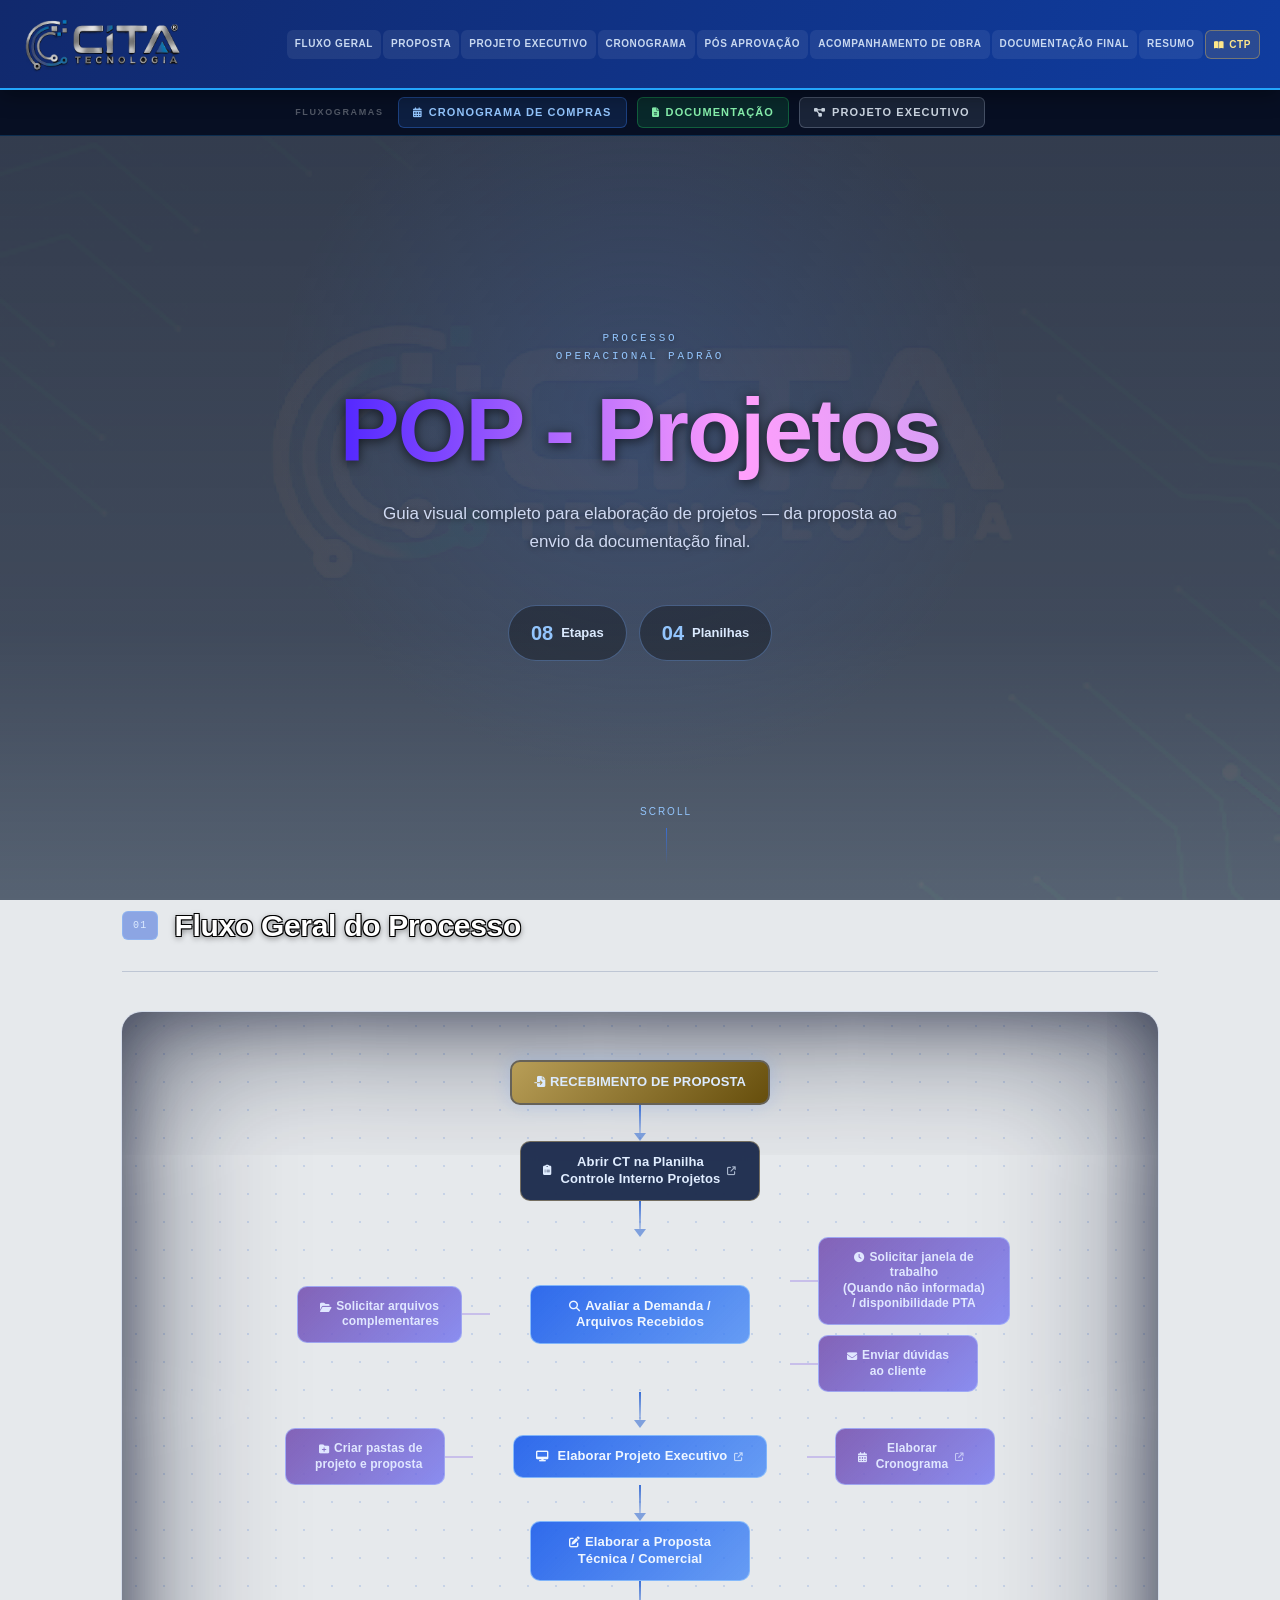
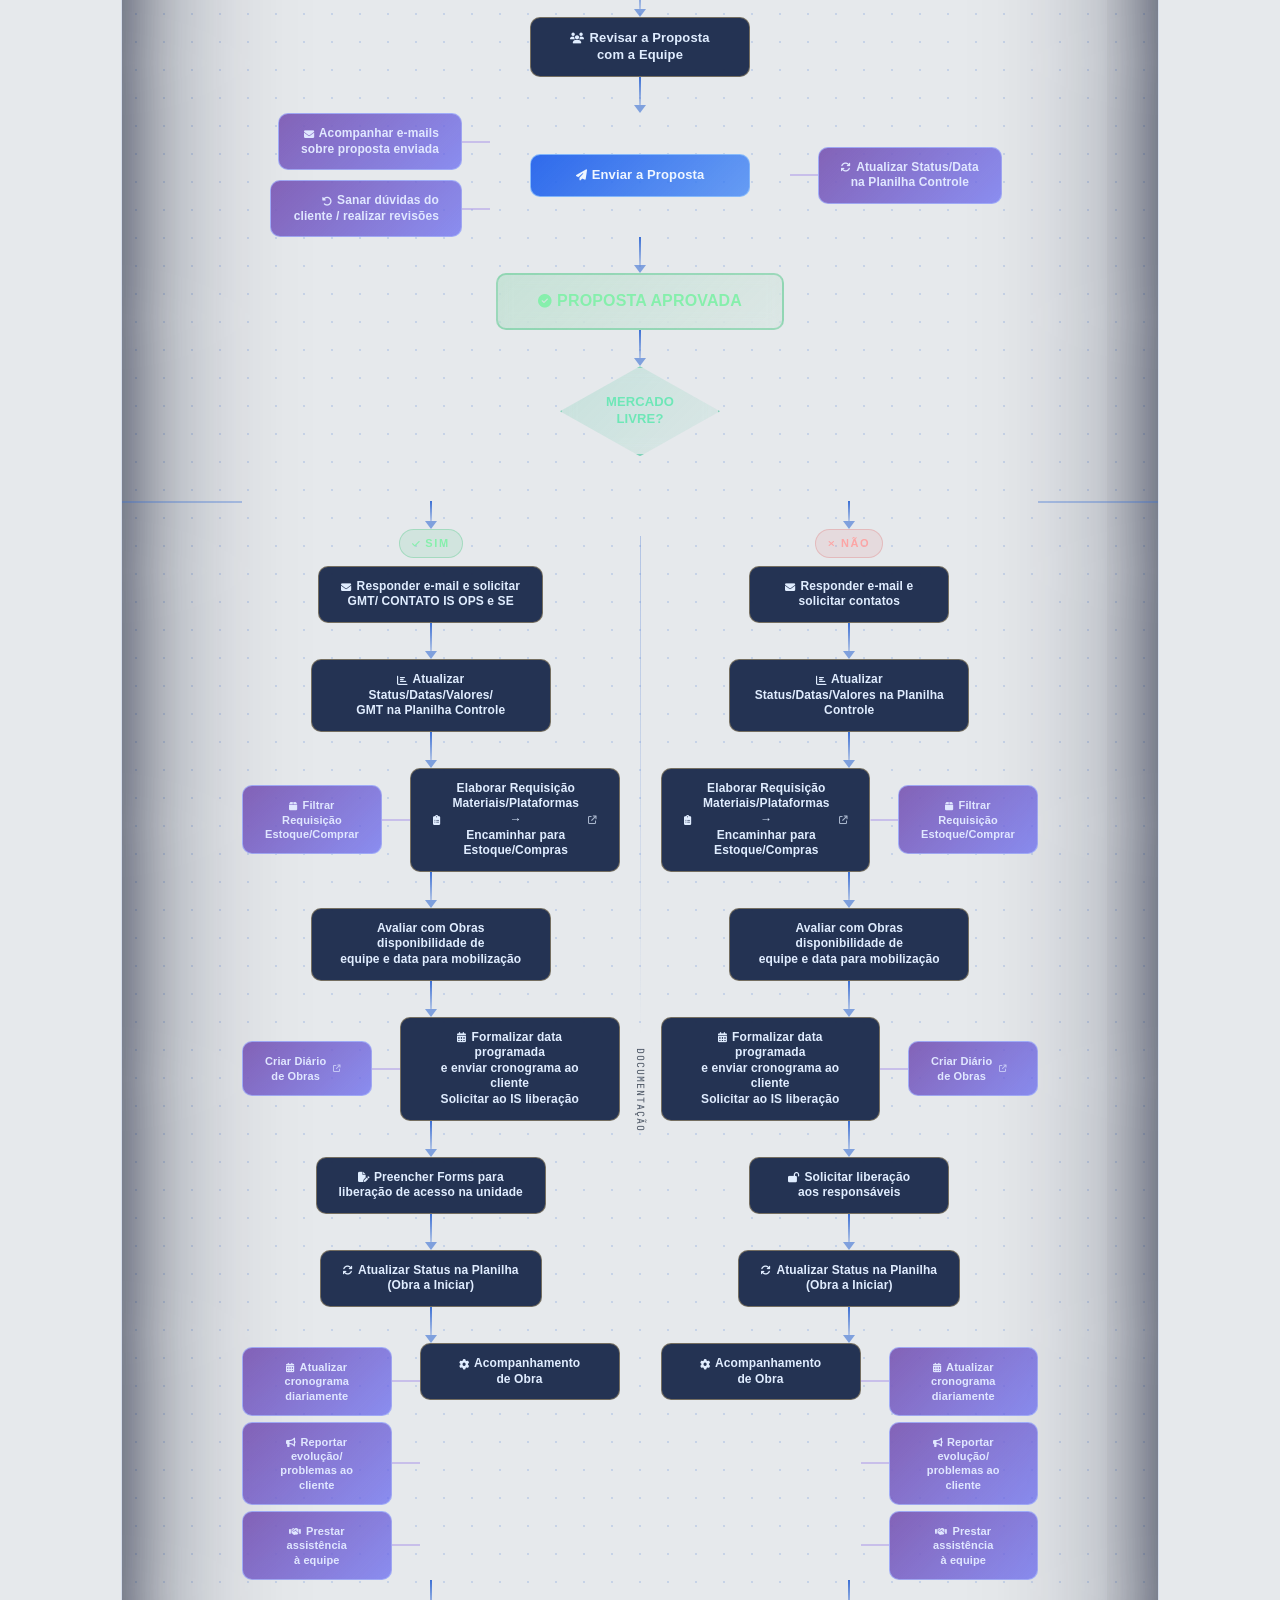
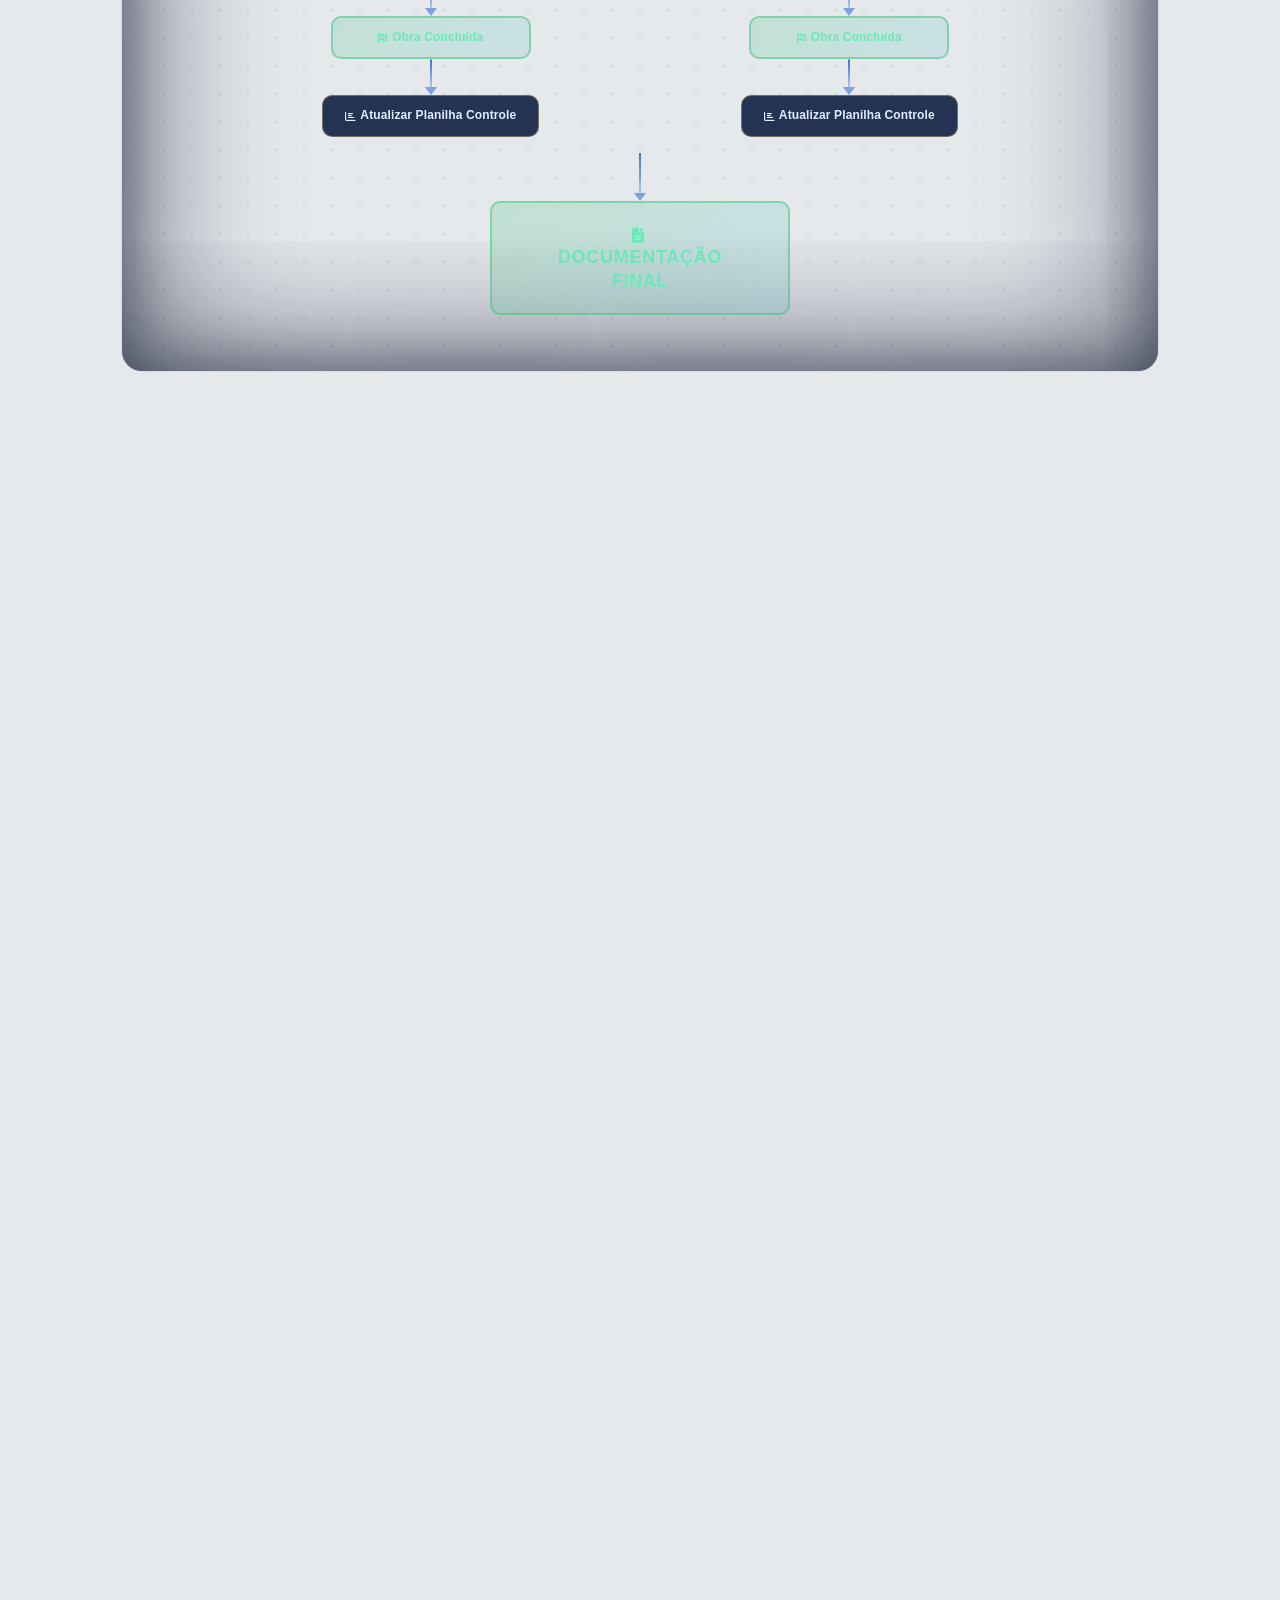
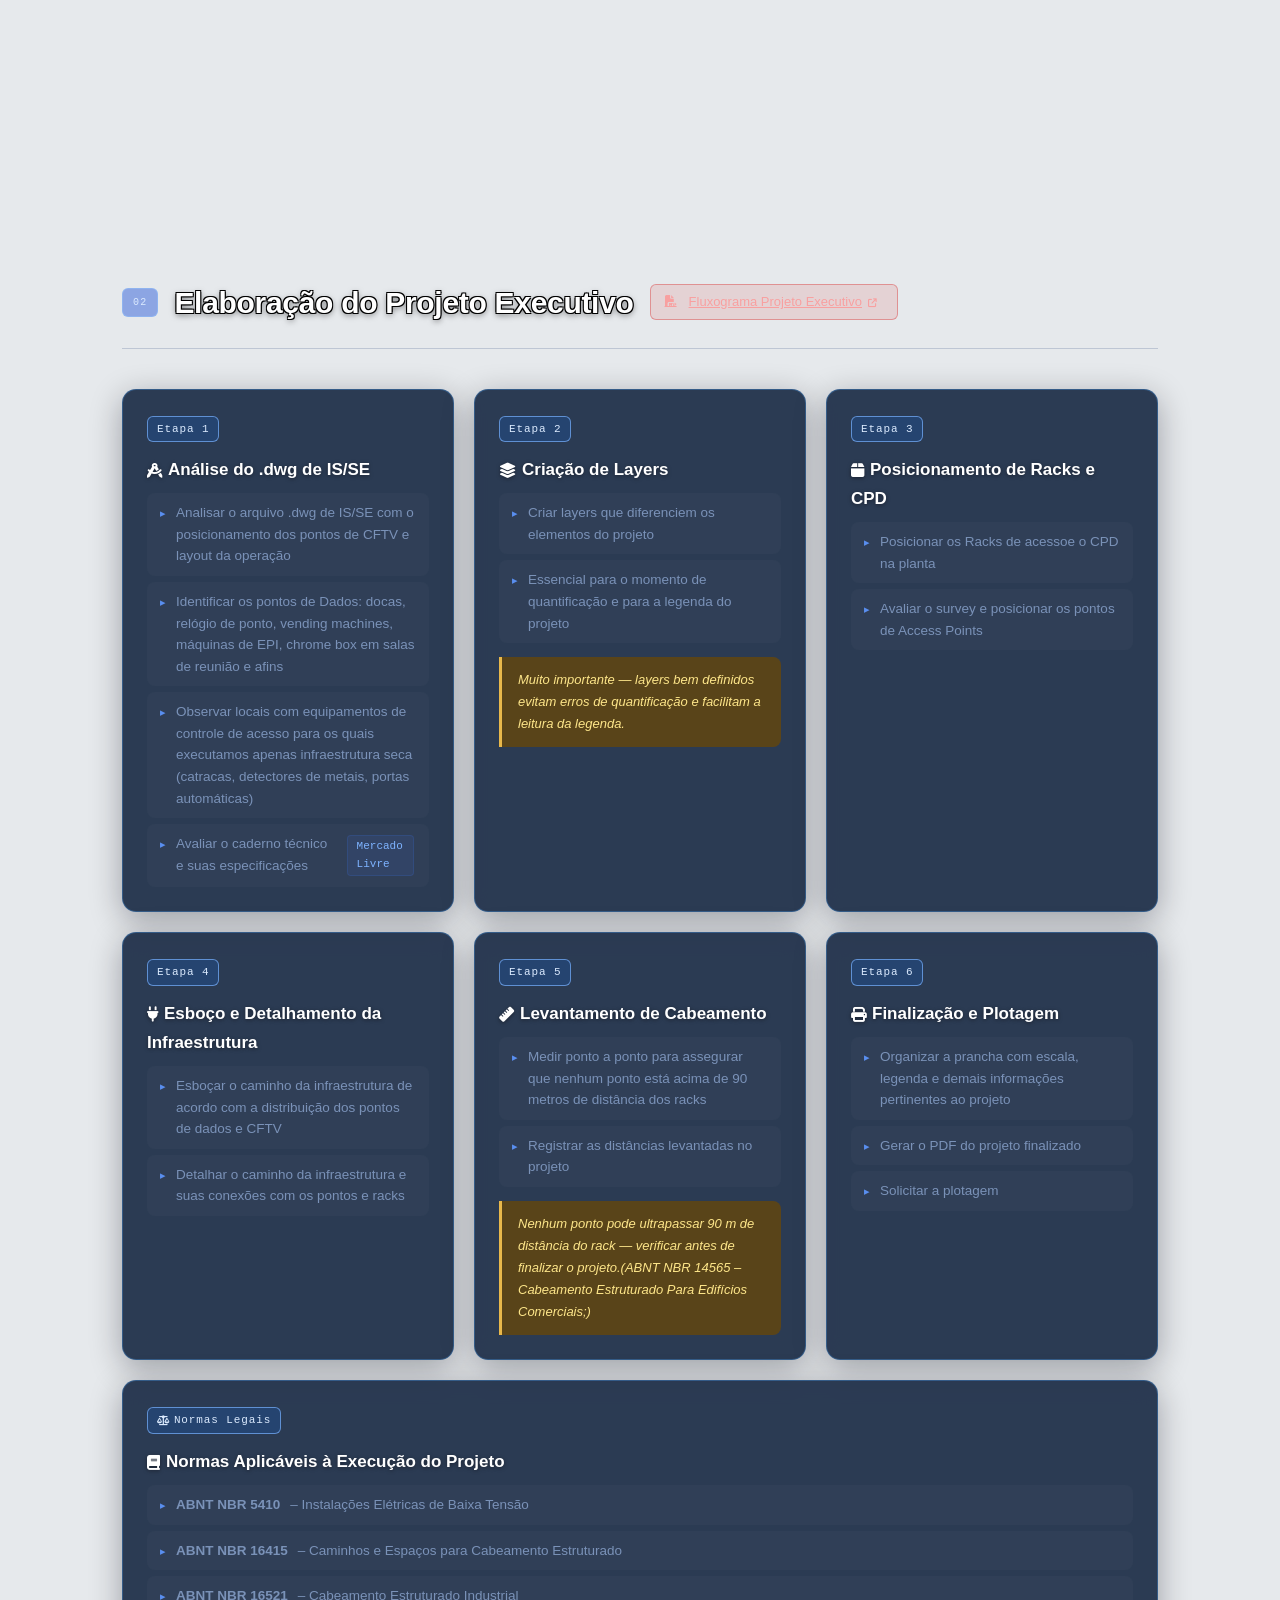
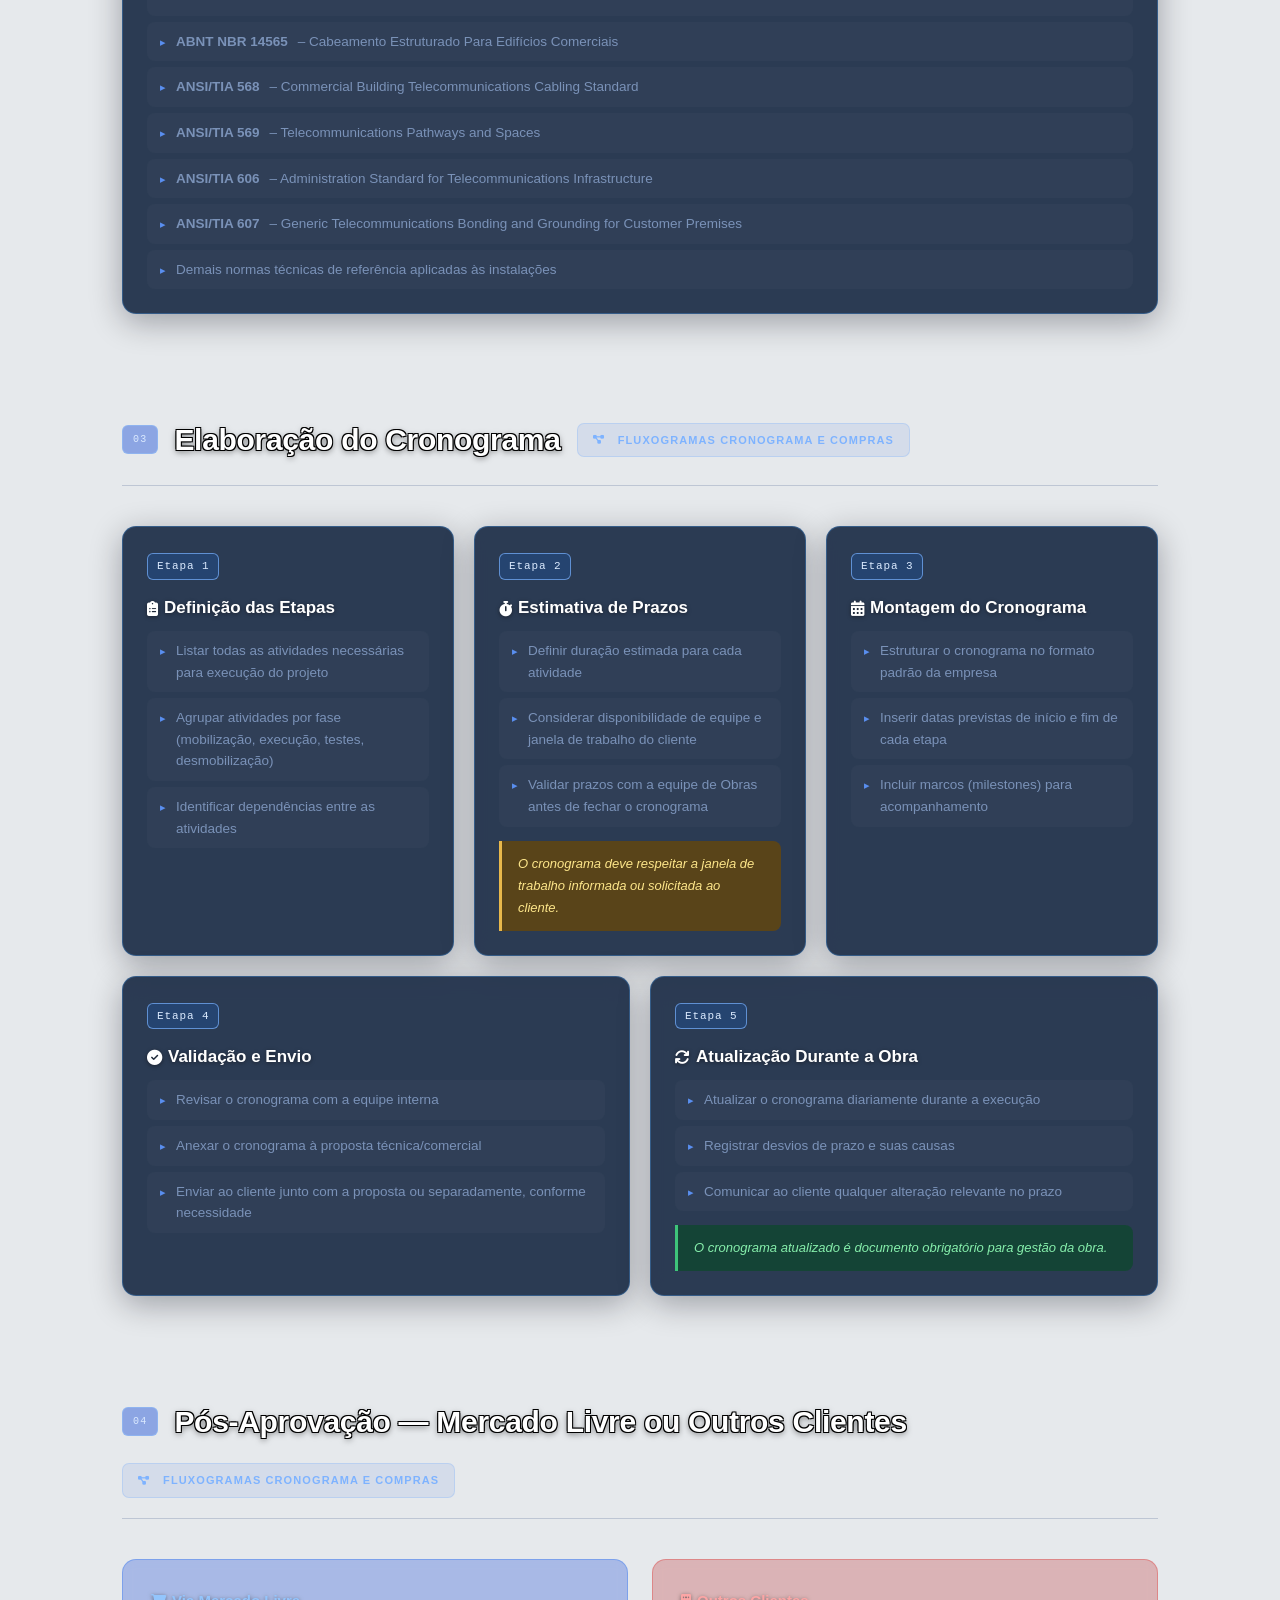
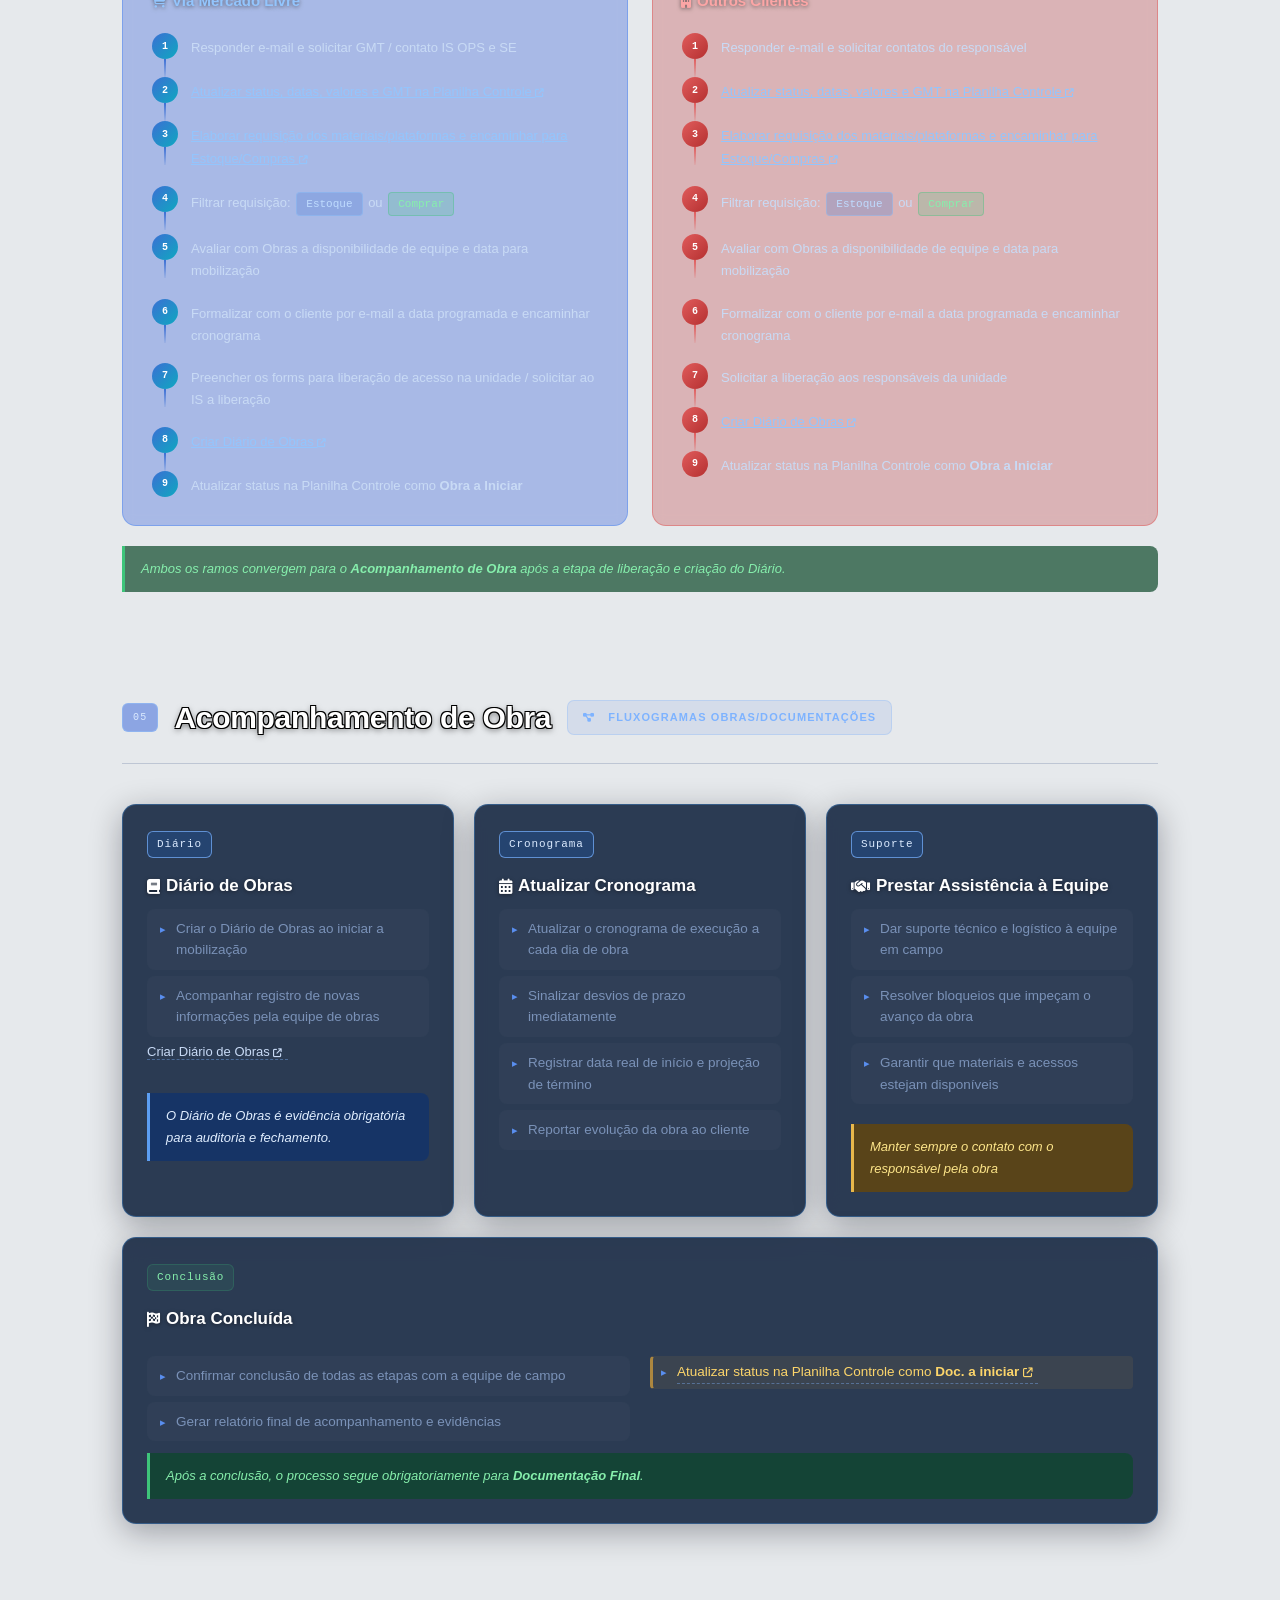
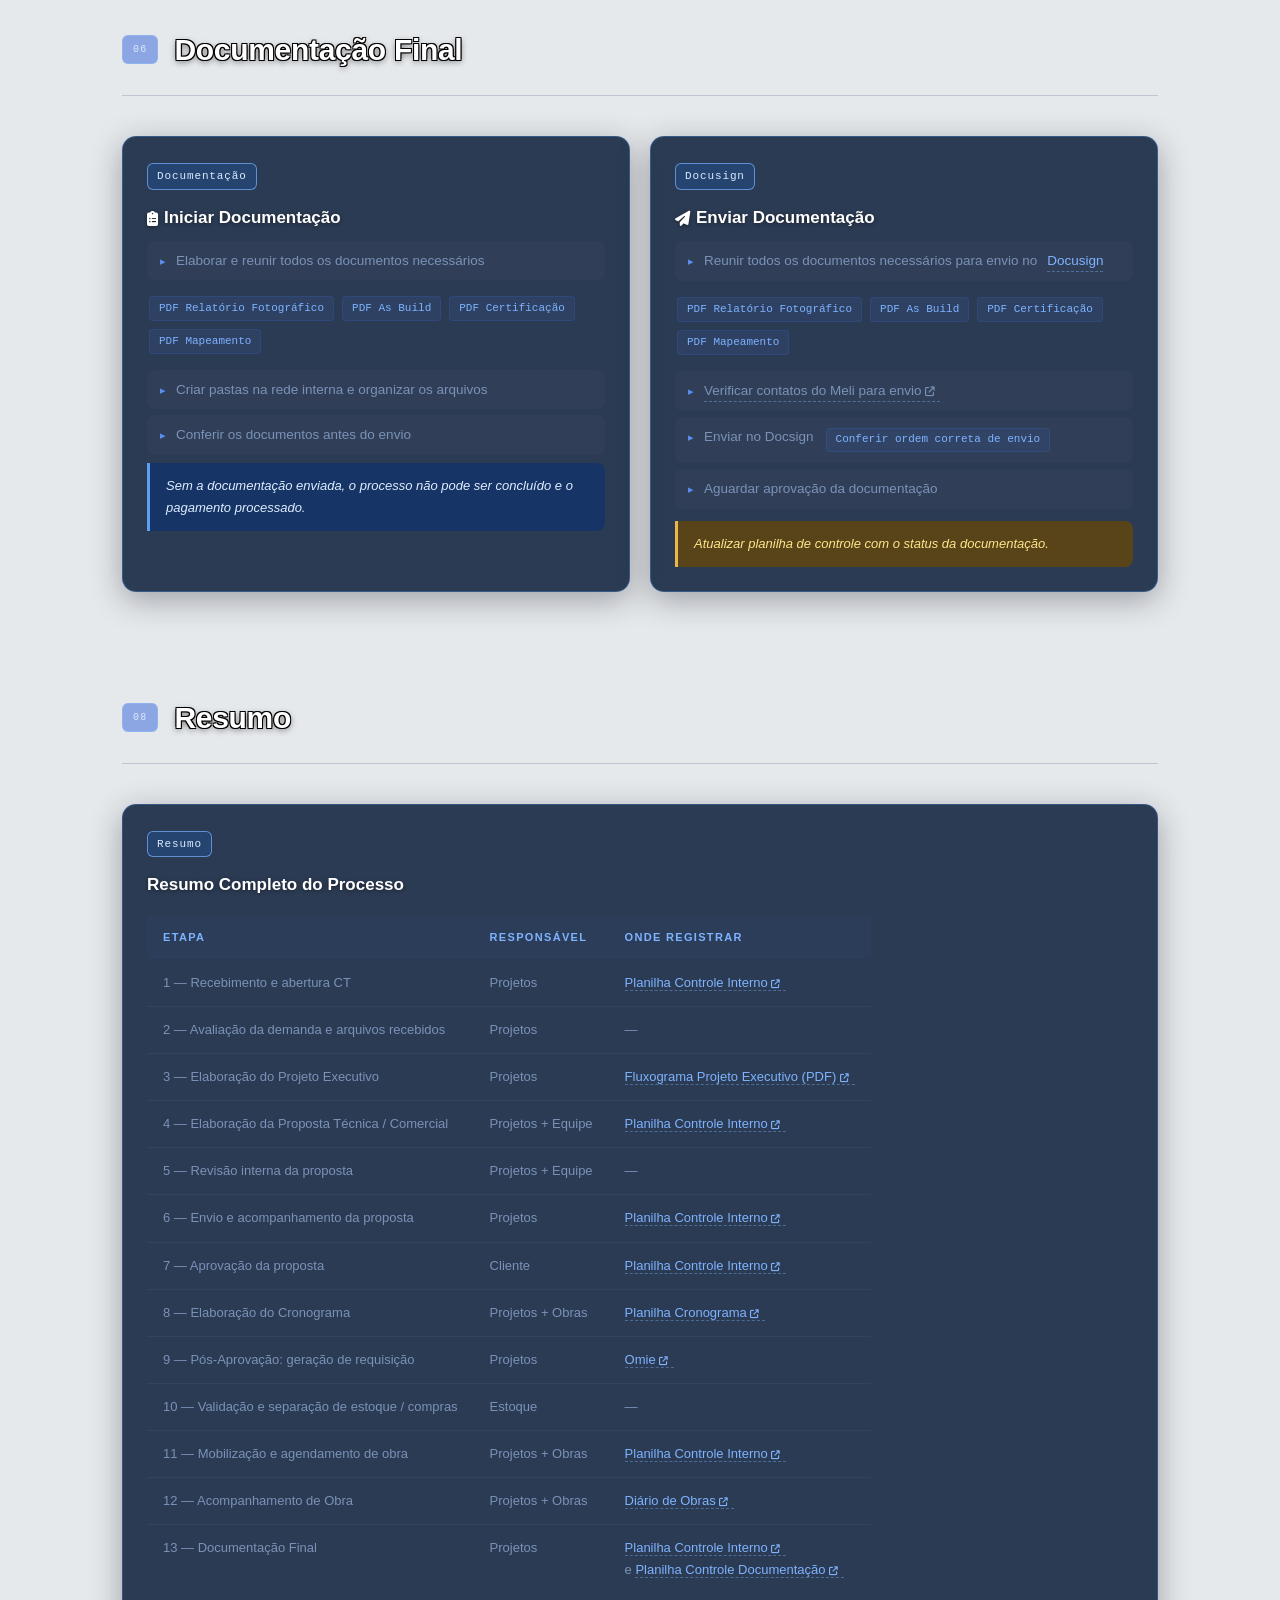
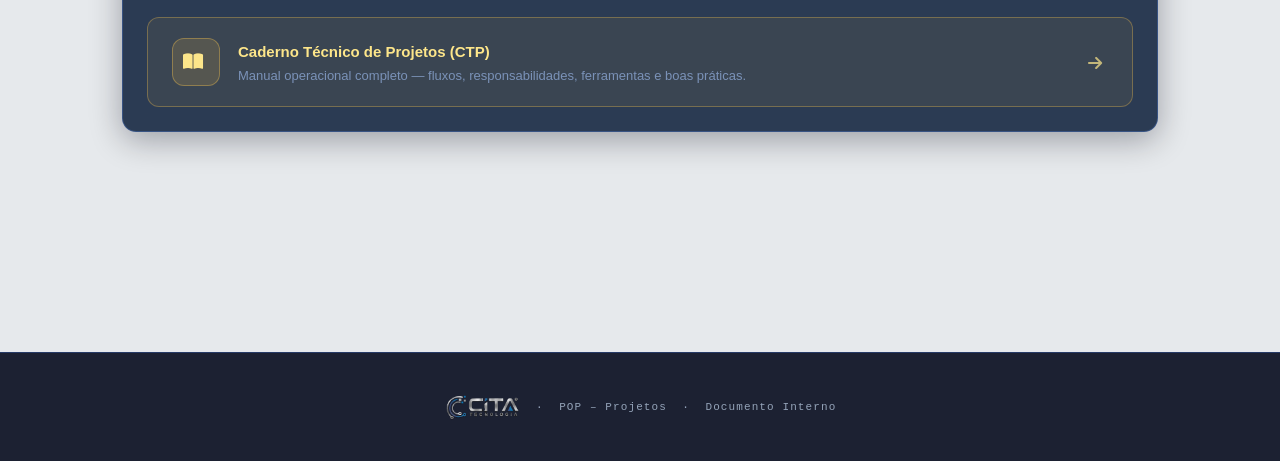
<file: index.html>
<!DOCTYPE html>
<html lang="pt-BR">
<head>
<meta charset="UTF-8">
<meta name="viewport" content="width=device-width, initial-scale=1.0">
<meta name="description" content="Procedimento Operacional Padrão (POP) para elaboração de projetos — da proposta ao envio da documentação final.">
<link rel="preconnect" href="https://fonts.googleapis.com">
<link rel="preconnect" href="https://fonts.gstatic.com" crossorigin>
<link href="https://fonts.googleapis.com/css2?family=JetBrains+Mono:wght@400;700&family=Rajdhani:wght@500;700;800&display=swap" rel="stylesheet">
<link rel="stylesheet" href="https://cdnjs.cloudflare.com/ajax/libs/font-awesome/6.5.1/css/all.min.css">
<title>POP · Projetos</title>
<style>
:root {
  --bg: #0d1117;
  --bg2: #111827;
  --card: #161d2e;
  --border: rgba(99,130,185,0.18);
  --blue: #3b6fd4;
  --blue-bright: #5a8ff0;
  --blue-glow: #7eb3ff;
  --teal: #0fa8c0;
  --gold: #e8b84b;
  --green: #3ec47a;
  --red: #e05c5c;
  --purple: #9b7fe8;
  --text: #e6edf8;
  --muted: #7a92b8;
  --dim: #3d4f6e;
}

*, *::before, *::after { margin:0; padding:0; box-sizing:border-box; }
html { scroll-behavior: smooth; }

/* ── PAGE TRANSITION VEIL ── */
#page-veil {
  position: fixed;
  inset: 0;
  background: #323944;
  opacity: 1;
  transition: opacity 0.35s ease;
  z-index: 9999;
  pointer-events: none;
}
#page-veil.hidden { opacity: 0; }

body {
    background: var(--bg);
        background-size: cover;
    background-position: center center;
    background-repeat: no-repeat;
    background-attachment: fixed;
    background-blend-mode: overlay;
    background-color: rgba(209, 213, 219, 0.534);
    color: var(--text);
    font-family: Arial, Helvetica, sans-serif;
    font-size: 15px;
    line-height: 1.7;
    overflow-x: hidden;
}

/* Overlay escuro sobre a imagem para manter legibilidade */
body::after {
  content: '';
  position: fixed;
  inset: 0;
  background: rgba(66, 74, 87, 0.82);
  pointer-events: none;
  z-index: 0;
}

/* ── FA ICONS ── */
.fa-solid, .fa-regular { margin-right:6px; font-size:.9em; vertical-align:middle; }
.fn .fa-solid, .fn .fa-regular { margin-right:5px; font-size:.85em; }
.branch-label .fa-solid { margin-right:4px; font-size:.8em; }

/* ── CARD LINKS ── */
.fn-link {
  display:inline-flex;
  align-items:center;
  gap:4px;
  color:inherit;
  text-decoration:none;
  border-bottom:1px dashed rgba(255,255,255,.3);
  transition:.2s;
}
.fn-link:hover { border-bottom-color:var(--blue-glow); color:var(--blue-glow); }
.fn-link .fa-arrow-up-right-from-square { font-size:.7em; opacity:.7; margin-left:3px; margin-right:0; }
.dcard a.item-link {
  color:var(--blue-glow);
  text-decoration:none;
  border-bottom:1px dashed rgba(126,179,255,.4);
  transition:.2s;
}
.dcard a.item-link:hover { border-bottom-color:var(--blue-glow); filter:brightness(1.2); }

/* ── NOISE OVERLAY ── */
body::before {
  content:'';
  position:fixed;
  inset:0;
  background-image: url("data:image/svg+xml,%3Csvg viewBox='0 0 256 256' xmlns='http://www.w3.org/2000/svg'%3E%3Cfilter id='n'%3E%3CfeTurbulence type='fractalNoise' baseFrequency='0.9' numOctaves='4' stitchTiles='stitch'/%3E%3C/filter%3E%3Crect width='100%25' height='100%25' filter='url(%23n)' opacity='0.04'/%3E%3C/svg%3E");
  pointer-events:none;
  z-index:0;
  opacity:.6;
}

/* ── HEADER ── */
header {
    position: fixed;
    top: 0; left: 0; right: 0;
    z-index: 100;
    padding: 0 48px;
    height: 90px;
    display: flex;
    align-items: center;
    justify-content: space-between;
    background: linear-gradient(115deg, #11296d, #0f3c9f);
    box-shadow: 0 5px 20px rgba(0,0,0,0.35);
    border-bottom: 2px solid #23a6fc;
    overflow: hidden; /* evita overflow horizontal do nav */
}

.logo-area {
    display: flex;
    align-items: center;
    gap: 14px;
}

.logo-svg { height: 60px; width: auto; }



.menu-toggle {
    display: none;
    margin-left: auto;  /* sempre à direita da logo */
    flex-shrink: 0;
    color: #dbe8ff;
    border: 1px solid rgba(255,255,255,0.3);
    background: rgba(255,255,255,0.08);
    padding: 8px 12px;
    border-radius: 8px;
    cursor: pointer;
    font-size: 20px;
    align-items: center;
    justify-content: center;
    min-width: 42px;
    min-height: 42px;
}
.menu-toggle:hover {
    background: rgba(173,216,230,0.85);
    color: #000000;
}

#back-top {
    border: 1px solid #23a6fc;
    color: #dbe8ff;
    background: linear-gradient(135deg, rgba(14,165,233,0.3), rgba(37,99,199,0.3));
}
#back-top:hover {
    background: linear-gradient(135deg, rgba(173,216,230,0.95), rgba(176,224,230,0.95));
    color: #000000;
}

@keyframes blink { 0%,100%{opacity:1} 50%{opacity:.3} }

.badge-pop {
  font-family: 'Courier New', monospace;
  font-size:11px;
  color:var(--blue-glow);
  background:rgba(59,111,212,.12);
  border:1px solid rgba(59,111,212,.3);
  border-radius:20px;
  padding:4px 12px;
  letter-spacing:.1em;
}

nav { display:flex; gap:8px; }

nav a {
  font-family: Arial, Helvetica, sans-serif;
  font-size:11px;
  font-weight:700;
  text-transform:uppercase;
  letter-spacing:.12em;
  color:#c8d8f0;
  text-decoration:none;
  padding:6px 14px;
  border-radius:6px;
  background:rgba(255,255,255,0.07);
  transition:background 0.25s, color 0.25s, transform 0.25s;
}

nav a:hover { color:#000; background:rgba(173,216,230,.95); transform:translateY(-2px); }

/* Botão CTP no nav */
nav a.nav-ctp {
  color: #fde68a;
  background: rgba(232,184,75,.12);
  border: 1px solid rgba(232,184,75,.4);
}
nav a.nav-ctp:hover {
  color: #000;
  background: rgba(232,184,75,.9);
  border-color: transparent;
  transform: translateY(-2px);
}

/* ── BARRA DE FLUXOGRAMAS (sub-nav) ── */
#sub-nav {
  position: fixed;
  top: 90px; left: 0; right: 0;
  z-index: 99;
  height: 46px;
  display: flex;
  align-items: center;
  justify-content: center;
  gap: 10px;
  padding: 0 48px;
  background: rgba(6,14,34,0.96);
  border-bottom: 1px solid rgba(35,166,252,0.2);
  backdrop-filter: blur(10px);
}

#sub-nav span.sub-label {
  font-family: Arial, Helvetica, sans-serif;
  font-size: 9px;
  font-weight: 700;
  letter-spacing: .18em;
  text-transform: uppercase;
  color: rgba(255,255,255,0.3);
  margin-right: 4px;
  white-space: nowrap;
}

#sub-nav a {
  font-family: Arial, Helvetica, sans-serif;
  font-size: 11px;
  font-weight: 700;
  text-transform: uppercase;
  letter-spacing: .1em;
  text-decoration: none;
  padding: 5px 14px;
  border-radius: 6px;
  border: 1px solid transparent;
  transition: background 0.22s, color 0.22s, transform 0.22s, box-shadow 0.22s;
  white-space: nowrap;
}

#sub-nav a.nav-flow-crono {
  color: #93c5fd;
  background: rgba(59,130,246,.14);
  border-color: rgba(59,130,246,.35);
}
#sub-nav a.nav-flow-crono:hover {
  color: #000;
  background: rgba(59,130,246,.88);
  border-color: transparent;
  transform: translateY(-2px);
  box-shadow: 0 0 10px rgba(59,130,246,.45);
}
#sub-nav a.nav-flow-crono.active {
  color: #000;
  background: rgba(59,130,246,.92);
  border-color: transparent;
  box-shadow: 0 0 14px rgba(59,130,246,.6);
}

#sub-nav a.nav-flow-docs {
  color: #86efac;
  background: rgba(34,197,94,.14);
  border-color: rgba(34,197,94,.35);
}
#sub-nav a.nav-flow-docs:hover {
  color: #000;
  background: rgba(34,197,94,.88);
  border-color: transparent;
  transform: translateY(-2px);
  box-shadow: 0 0 10px rgba(34,197,94,.45);
}
#sub-nav a.nav-flow-docs.active {
  color: #000;
  background: rgba(34,197,94,.92);
  border-color: transparent;
  box-shadow: 0 0 14px rgba(34,197,94,.6);
}

#sub-nav a.nav-flow-exec {
  color: #cbd5e1;
  background: rgba(148,163,184,.14);
  border-color: rgba(148,163,184,.35);
}
#sub-nav a.nav-flow-exec:hover {
  color: #000;
  background: rgba(148,163,184,.88);
  border-color: transparent;
  transform: translateY(-2px);
  box-shadow: 0 0 10px rgba(148,163,184,.4);
}
#sub-nav a.nav-flow-exec.active {
  color: #000;
  background: rgba(148,163,184,.92);
  border-color: transparent;
  box-shadow: 0 0 14px rgba(148,163,184,.55);
}

/* ── PROGRESS BAR ── */

/* ── HERO ── */
.hero {
  min-height:100vh;
  display:flex;
  flex-direction:column;
  align-items:center;
  justify-content:center;
  text-align:center;
  padding:150px 40px 60px;
  position:relative;
  z-index:1;
  overflow:hidden;
}

.hero::before {
  content:'';
  position:absolute;
  width:800px; height:800px;
  background: radial-gradient(circle, rgba(59,111,212,.18) 0%, transparent 65%);
  top:50%; left:50%;
  transform:translate(-50%,-55%);
  pointer-events:none;
}

.hero-eyebrow {
  font-family: 'Courier New', monospace;
  font-size:11px;
  letter-spacing:.25em;
  color:var(--blue-glow);
  text-transform:uppercase;
  margin-bottom:20px;
  opacity:0;
  animation:up .7s ease .2s forwards;
}

.hero h1 {
  font-family: Arial, Helvetica, sans-serif;
  font-size:clamp(44px,7vw,96px);
  font-weight:800;
  line-height:1.0;
  letter-spacing:-.02em;
  color:#fff;
  margin-bottom:24px;
  opacity:0;
  animation:up .7s ease .35s forwards;
}

.hero h1 .accent {
  background:linear-gradient(135deg, var(--blue-bright) 0%, var(--teal) 60%, #a8f0ff 100%);
  -webkit-background-clip:text;
  -webkit-text-fill-color:transparent;
  background-clip:text;
}

.hero-sub {
  font-size:17px;
  color:var(--muted);
  max-width:540px;
  margin-bottom:48px;
  opacity:0;
  animation:up .7s ease .5s forwards;
}

.hero-pills {
  display:flex;
  gap:12px;
  flex-wrap:wrap;
  justify-content:center;
  opacity:0;
  animation:up .7s ease .65s forwards;
}

.pill {
  display:flex;
  align-items:center;
  gap:8px;
  padding:10px 22px;
  border-radius:100px;
  border:1px solid var(--border);
  font-size:13px;
  font-weight:600;
  color:var(--text);
  background:rgba(255,255,255,.03);
  backdrop-filter: blur(8px);
}

.pill .n {
  font-family: Arial, Helvetica, sans-serif;
  font-size:20px;
  font-weight:800;
  color:var(--blue-bright);
}

.scroll-cue {
  position:absolute;
  bottom:36px;
  left:50%;
  transform:translateX(-50%);
  display:flex;
  flex-direction:column;
  align-items:center;
  gap:8px;
  opacity:0;
  animation:up .7s ease 1s forwards;
}

.scroll-cue span {
  font-size:10px;
  letter-spacing:.2em;
  text-transform:uppercase;
  color:var(--dim);
}

.scroll-cue::after {
  content:'';
  width:1px; height:36px;
  background:linear-gradient(to bottom, var(--blue), transparent);
  animation: scrollbar 1.4s ease infinite;
}

@keyframes scrollbar {
  0%{transform:scaleY(0);transform-origin:top}
  49%{transform:scaleY(1);transform-origin:top}
  50%{transform:scaleY(1);transform-origin:bottom}
  100%{transform:scaleY(0);transform-origin:bottom}
}

@keyframes up {
  from{opacity:0;transform:translateY(24px)}
  to{opacity:1;transform:translateY(0)}
}

/* ── WRAPPER PRINCIPAL ── */
.wrap {
  position:relative;
  z-index:1;
  max-width:1100px;
  margin:0 auto;
  padding:0 32px 120px;
}

/* ── SECTIONS ── */
.sec {
  margin-bottom:100px;
  opacity:0;
  transform:translateY(28px);
  transition:opacity .6s ease, transform .6s ease;
  scroll-margin-top: 148px; /* header 90 + sub-nav 46 + margin */
}

.sec.vis { opacity:1; transform:none; }

.sec-head {
  display:flex;
  align-items:center;
  gap:16px;
  margin-bottom:40px;
  padding-bottom:20px;
  border-bottom:1px solid var(--border);
}

.sec-num {
  font-family: 'Courier New', monospace;
  font-size:10px;
  color:var(--blue-glow);
  padding:5px 10px;
  background:rgba(59,111,212,.1);
  border:1px solid rgba(59,111,212,.25);
  border-radius:6px;
  letter-spacing:.12em;
}

.sec-title {
  font-family: Arial, Helvetica, sans-serif;
  font-size:30px;
  font-weight:800;
  color:#fff;
  letter-spacing:-.01em;
}

/* ══════════════════════════════════
   FLUXOGRAMA VISUAL
══════════════════════════════════ */
.flowchart {
  display:flex;
  flex-direction:column;
  align-items:center;
  gap:0;
  width:100%;
  padding:48px 0 56px;
  position:relative;
  border-radius:20px;
  background-image: radial-gradient(circle, rgba(59,111,212,.18) 1px, transparent 1px);
  background-size: 28px 28px;
  box-shadow:
    inset 0 0 160px rgba(6,12,38,.72),
    inset 0 0 60px  rgba(6,12,38,.45),
    0 0 0 1px rgba(59,111,212,.1);
}

/* Nó base */
.fn {
  padding:12px 22px;
  border-radius:10px;
  font-size:13px;
  font-weight:600;
  font-family: Arial, Helvetica, sans-serif;
  text-align:center;
  letter-spacing:.01em;
  line-height:1.3;
  min-width:220px;
  max-width:300px;
  position:relative;
  transition:.25s;
}

.fn:hover {
  transform:scale(1.035);
  filter:brightness(1.12);
  box-shadow:0 0 18px rgba(96,165,250,.5), 0 0 28px rgba(59,130,246,.4);
}

/* Tipos de nó */
.fn-start    { background:linear-gradient(135deg,#b89e57,#664e0c); border:2px solid #666258; color:#dbeafe; box-shadow:0 0 20px rgba(59,130,246,.2); }
.fn-action   { background:rgba(20,35,70,0.92); backdrop-filter:blur(8px); border:1px solid rgba(212, 181, 114, 0.45); color:#e0edff; }
.fn-action-alt { background:linear-gradient(135deg, rgba(37,99,235,.95), rgba(59,130,246,.75)); border:1px solid rgba(147,197,253,.8); color:#eff6ff; }
.fn-side     { background:linear-gradient(135deg, rgba(125, 91, 180, 0.95), rgba(99,102,241,.7)); border:1px solid rgba(165,180,252,.8); color:#e0e7ff; font-size:12px; min-width:160px; max-width:200px; }
.fn-decision {
  background:linear-gradient(135deg,rgba(16,185,129,.15),rgba(16,185,129,.05));
  backdrop-filter:blur(8px);
  border:2px solid rgba(16,185,129,.4);
  color:#6ee7b7;
  clip-path: polygon(50% 0%, 100% 50%, 50% 100%, 0% 50%);
  min-width:160px;
  min-height:90px;
  display:flex;
  align-items:center;
  justify-content:center;
  padding:20px 30px;
  border-radius:4px;
}
.fn-approved { background:linear-gradient(135deg,rgba(62,196,122,.18),rgba(62,196,122,.06)); backdrop-filter:blur(8px); border:2px solid rgba(62,196,122,.4); color:#86efac; }
.fn-end      { background:linear-gradient(135deg,rgba(62,196,122,.22),rgba(15,168,192,.12)); backdrop-filter:blur(8px); border:2px solid rgba(62,196,122,.5); color:#6ee7b7; }
.fn-end-red  { background:rgba(224,92,92,.08); backdrop-filter:blur(8px); border:1px solid rgba(224,92,92,.3); color:#fca5a5; }

/* Seta vertical */
.arrow {
  display:flex;
  flex-direction:column;
  align-items:center;
  gap:0;
  margin:0;
}

.arrow-line {
  width:2px;
  height:28px;
  background:linear-gradient(to bottom, var(--blue),rgba(59,111,212,.3));
}

.arrow-head {
  width:0; height:0;
  border-left:6px solid transparent;
  border-right:6px solid transparent;
  border-top:8px solid rgba(59,111,212,.6);
}

/* Linha horizontal */
.h-line {
  height:2px;
  flex:1;
  background:rgba(59,111,212,.35);
  margin-top:45px;
  max-width:120px;
}

/* Labels dos ramos */
.branch-label {
  font-family: Arial, Helvetica, sans-serif;
  font-size:11px;
  font-weight:700;
  letter-spacing:.15em;
  text-transform:uppercase;
  padding:4px 12px;
  border-radius:20px;
  margin-bottom:8px;
}

.label-sim  { background:rgba(62,196,122,.12); color:#86efac; border:1px solid rgba(62,196,122,.3); }
.label-nao  { background:rgba(224,92,92,.1);   color:#fca5a5; border:1px solid rgba(224,92,92,.25); }

/* Side boxes */
.side-group {
  display:flex;
  flex-direction:row;
  align-items:center;
  gap:0;
  width:100%;
  position:relative;
}

.side-h-line {
  height:2px;
  width:28px;
  background:rgba(155,127,232,.4);
  flex-shrink:0;
}

/* ── FLOW ROW — symmetric side cards ── */
.flow-row {
  display:flex;
  align-items:center;
  justify-content:center;
  width:100%;
}
.flow-sides {
  display:flex;
  flex-direction:column;
  gap:10px;
  width:220px;
  flex-shrink:0;
}
.flow-sides.left  { align-items:flex-end; }
.flow-sides.right { align-items:flex-start; }
.flow-side-item {
  display:flex;
  align-items:center;
}

/* Split de ramos */
.flow-split {
  display:flex;
  align-items:flex-start;
  justify-content:center;
  gap:0;
  width:100%;
  margin:0;
  position:relative;
}

.flow-branch {
  display:flex;
  flex-direction:column;
  align-items:center;
  flex:1;
  max-width:420px;
}

/* ── DETAIL CARDS ── */
.detail-grid {
  display:grid;
  grid-template-columns: repeat(auto-fill, minmax(280px,1fr));
  gap:20px;
  margin-top:8px;
}

.dcard {
  background: rgba(18, 35, 62, 0.88);
  backdrop-filter:blur(12px);
  border:1px solid rgba(60, 120, 180, 0.95);
  border-radius:14px;
  padding:24px;
  position:relative;
  overflow:hidden;
  transition:.25s;
  box-shadow:0 14px 40px rgba(1,10,30,.6);
}

.dcard::before {
  content:'';
  position:absolute;
  top:0; left:0; right:0;
  height:2px;
  background:linear-gradient(90deg,var(--blue),var(--teal));
  transform:scaleX(0);
  transform-origin:left;
  transition:.35s;
}

.dcard:hover {
  background: rgba(31, 59, 99, 0.95);
  border-color:rgba(120, 173, 241, 1);
  transform:translateY(-2px);
  box-shadow:0 16px 45px rgba(7,25,60,.75);
}

.dcard:hover::before { 
  transform:scaleX(1); 
  background: linear-gradient(to right, #5227FF, #FF9FFC, #B19EEF, #5227FF);
  background-size: 200% auto;
  animation: gradient-text-anim 3s linear infinite;
}

.dcard-num {
  font-family: 'Courier New', monospace;
  font-size:11px;
  color:#dbeafe;
  background:rgba(30,80,150,.45);
  border:1px solid rgba(115,170,245,.75);
  border-radius:6px;
  padding:3px 9px;
  display:inline-block;
  margin-bottom:14px;
  letter-spacing:.08em;
}

.dcard h3 {
  font-family: Arial, Helvetica, sans-serif;
  font-size:17px;
  font-weight:700;
  color:#fff;
  margin-bottom:8px;
}

.dcard p, .dcard li {
  font-size:13.5px;
  color:var(--muted);
  line-height:1.6;
}

.dcard ul {
  list-style:none;
  padding:0;
  display:flex;
  flex-direction:column;
  gap:6px;
  margin-top:8px;
}

.dcard ul li {
  display:flex;
  align-items:flex-start;
  gap:10px;
  padding:8px 12px;
  border-radius:8px;
  background:rgba(255,255,255,.025);
  border:1px solid transparent;
  transition:.2s;
}

.dcard ul li:hover { border-color:rgba(173,216,230,.7); background:rgba(173,216,230,.15); }

.dcard ul li::before {
  content:'▸';
  color:var(--blue-bright);
  font-size:11px;
  margin-top:3px;
  flex-shrink:0;
}

/* Alert boxes */
.alert-box {
  background:rgba(20, 68, 128, .4);
  border-left:3px solid rgba(96, 165, 250, .95);
  border-radius:0 8px 8px 0;
  padding:12px 16px;
  font-size:13px;
  color:#d9e8ff;
  font-style:italic;
  margin-top:14px;
}

.alert-box.warn { border-left-color:var(--gold); background:rgba(232,184,75,.06); }
.alert-box.ok   { border-left-color:var(--green); background:rgba(62,196,122,.06); }

/* Chips */
.chip {
  display:inline-block;
  font-family: 'Courier New', monospace;
  font-size:11px;
  padding:2px 9px;
  border-radius:4px;
  margin:2px;
}

.ch-blue   { background:rgba(59,111,212,.12); color:var(--blue-glow); border:1px solid rgba(59,111,212,.2); }
.ch-green  { background:rgba(62,196,122,.1);  color:#86efac; border:1px solid rgba(62,196,122,.2); }
.ch-gold   { background:rgba(232,184,75,.1);  color:#fde68a; border:1px solid rgba(232,184,75,.2); }
.ch-purple { background:rgba(155,127,232,.1); color:#c4b5fd; border:1px solid rgba(155,127,232,.2); }

/* Branch detail split */
.branch-detail {
  display:grid;
  grid-template-columns:1fr 1fr;
  gap:24px;
  margin-top:8px;
}

.branch-col {
  border-radius:14px;
  padding:28px;
  display:flex;
  flex-direction:column;
  gap:16px;
  backdrop-filter:blur(12px);
}

.branch-col.ml { background:rgba(59,111,212,.08); border:1px solid rgba(59,111,212,.2); }
.branch-col.nm { background:rgba(224,92,92,.06);  border:1px solid rgba(224,92,92,.18); }

.branch-col h4 {
  font-family: Arial, Helvetica, sans-serif;
  font-weight:700;
  font-size:15px;
  margin-bottom:4px;
}

.branch-col.ml h4 { color:var(--blue-glow); }
.branch-col.nm h4 { color:#fca5a5; }

/* Mini flow */
.mini-flow {
  display:flex;
  flex-direction:column;
  gap:0;
}

.mf-step {
  display:flex;
  align-items:flex-start;
  gap:12px;
}

.mf-left {
  display:flex;
  flex-direction:column;
  align-items:center;
  width:28px;
  flex-shrink:0;
}

.mf-dot {
  width:26px; height:26px;
  border-radius:50%;
  background:linear-gradient(135deg,var(--blue),var(--teal));
  display:flex;
  align-items:center;
  justify-content:center;
  font-family: 'Courier New', monospace;
  font-size:10px;
  font-weight:700;
  color:#fff;
  flex-shrink:0;
}

.mf-line {
  width:2px; flex:1;
  min-height:18px;
  background:linear-gradient(to bottom,var(--blue),rgba(59,111,212,.1));
  margin:0 auto;
}

.mf-content {
  flex:1;
  padding:4px 0 16px;
  font-size:13px;
  color:var(--muted);
}

.mf-step:last-child .mf-line { display:none; }
.mf-step:last-child .mf-content { padding-bottom:0; }

/* Code block */
.codeblock {
  background:rgba(7,12,20,0.9);
  backdrop-filter:blur(8px);
  border:1px solid var(--border);
  border-radius:10px;
  overflow:hidden;
  margin:16px 0;
}

.codeblock-head {
  display:flex;
  align-items:center;
  justify-content:space-between;
  padding:10px 16px;
  background:rgba(255,255,255,.025);
  border-bottom:1px solid var(--border);
}

.codeblock-head span {
  font-family: 'Courier New', monospace;
  font-size:10px;
  color:var(--dim);
  letter-spacing:.12em;
  text-transform:uppercase;
}

.copy-btn {
  font-family: 'Courier New', monospace;
  font-size:10px;
  color:var(--blue-glow);
  background:rgba(59,111,212,.1);
  border:1px solid rgba(59,111,212,.2);
  border-radius:4px;
  padding:3px 10px;
  cursor:pointer;
  transition:.2s;
}

.copy-btn:hover { background:rgba(173,216,230,.4); }
.copy-btn.copied { color:var(--green); border-color:rgba(62,196,122,.3); }

pre {
  padding:18px 16px;
  font-family: 'Courier New', monospace;
  font-size:12px;
  line-height:1.8;
  color:#c9d8f0;
  overflow-x:auto;
  white-space:pre-wrap;
}

/* Table */
.pop-table {
  width:100%;
  border-collapse:collapse;
  font-size:13px;
  margin-top:16px;
}

.pop-table th {
  font-family: Arial, Helvetica, sans-serif;
  font-size:11px;
  font-weight:700;
  text-transform:uppercase;
  letter-spacing:.12em;
  color:var(--blue-glow);
  padding:12px 16px;
  text-align:left;
  border-bottom:1px solid var(--border);
  background:rgba(59,111,212,.04);
}

.pop-table td {
  padding:12px 16px;
  border-bottom:1px solid rgba(255,255,255,.04);
  color:var(--muted);
  vertical-align:top;
}

.pop-table tr:last-child td { border-bottom:none; }
.pop-table tr:hover td { background:rgba(173,216,230,.15); }

/* Footer */
footer {
  position:relative;
  z-index:1;
  text-align:center;
  padding:40px 32px;
  border-top:1px solid var(--border);
  font-family: 'Courier New', monospace;
  font-size:11px;
  color:var(--dim);
  letter-spacing:.1em;
}

footer strong { color:var(--blue-glow); }

/* Back to top */
#btt {
  position:fixed;
  bottom:28px; right:28px;
  z-index:200;
  width:42px; height:42px;
  border-radius:50%;
  background:rgba(59,111,212,.15);
  border:1px solid rgba(59,111,212,.3);
  color:var(--blue-glow);
  font-size:18px;
  display:flex;
  align-items:center;
  justify-content:center;
  text-decoration:none;
  opacity:0;
  pointer-events:none;
  transition:.3s;
  backdrop-filter:blur(8px);
}

#btt.show { opacity:1; pointer-events:auto; }
#btt:hover { background:rgba(173,216,230,.5); transform:translateY(-3px); }

/* ── RESPONSIVE ── */

/* Tabela responsiva */
.pop-table {
  display: block;
  overflow-x: auto;
  -webkit-overflow-scrolling: touch;
  width: 100%;
}

/* ── NAV COMPACTO: 1025–1280px (muitos links, espaço reduzido) ── */
@media(min-width:1025px) and (max-width:1280px){
  header { padding: 0 20px; }
  nav { gap: 2px; }
  nav a { padding: 5px 8px; font-size: 10px; letter-spacing: .06em; }
}

/* ── TABLET + MOBILE: hambúrguer ativo a partir de 1024px ── */
@media(max-width:1024px){
  header { padding: 0 24px; }
  .menu-toggle { display: flex; }
  nav {
    display: none;
    position: fixed;
    top: 136px; /* header 90 + sub-nav 46 */
    left: 0;
    right: 0;
    flex-direction: column;
    gap: 6px;
    padding: 12px 16px;
    background: rgba(9, 18, 32, 0.97);
    border-bottom: 1px solid rgba(255,255,255,0.12);
    backdrop-filter: blur(10px);
    z-index: 210;
    max-height: calc(100vh - 136px);
    overflow-y: auto;
  }
  nav.open { display: flex; }
  nav a {
    width: 100%;
    padding: 12px 14px;
    border-radius: 8px;
    background: rgba(255,255,255,0.08);
    font-size: 13px;
    letter-spacing: .08em;
  }
  .sec { scroll-margin-top: 148px; }
}

@media(max-width:768px){
  header { padding: 0 16px; height: 70px; }
  .logo-svg { height: 44px; }
  #sub-nav { top: 70px; padding: 0 16px; gap: 6px; flex-wrap: wrap; height: auto; min-height: 46px; }
  #sub-nav span.sub-label { display: none; }
  #sub-nav a { font-size: 10px; padding: 4px 10px; }
  nav { top: 116px; max-height: calc(100vh - 116px); } /* header 70 + sub-nav 46 */
  .hero { padding: 130px 20px 50px; }
  .hero h1 { font-size: 38px; }
  .hero-sub { font-size: 15px; }
  .wrap { padding: 0 16px 80px; }
  .sec { margin-bottom: 60px; scroll-margin-top: 124px; }
  .sec-head { flex-wrap: wrap; gap: 10px; }
  .sec-title { font-size: 22px; }

  /* Detail cards: anula grid-template e grid-column inline */
  .detail-grid { grid-template-columns: 1fr !important; }
  .dcard { grid-column: span 1 !important; padding: 18px; }

  /* Branch split */
  .branch-detail { grid-template-columns: 1fr; }
  .branch-col { padding: 20px; }

  /* Flow diagram */
  .flow-split { flex-direction: column; align-items: center; }
  .h-line { display: none; }

  /* Oculta side panels — não cabem em mobile */
  .flow-sides { display: none; }
  .flow-row { flex-direction: column; align-items: center; gap: 0; }

  /* Nós do fluxograma */
  .fn { min-width: min(80%, 280px) !important; max-width: 95% !important; }
}

@media(max-width:480px){
  header { padding: 0 12px; }
  .logo-svg { height: 36px; }
  .hero { padding: 70px 14px 40px; }
  .hero h1 { font-size: 28px; }
  .hero-sub { font-size: 14px; max-width: 100%; }
  .hero-pills { gap: 8px; }
  .pill { padding: 8px 14px; font-size: 12px; }
  .pill .n { font-size: 17px; }
  .sec-title { font-size: 18px; }
  .sec-num { font-size: 9px; padding: 4px 8px; }
  .dcard { padding: 14px; }
  .dcard h3 { font-size: 15px; }
  .branch-col { padding: 14px; }
  .fn { min-width: 95% !important; max-width: 100% !important; font-size: 12px; padding: 10px 14px; }
  .fn-decision { min-width: 130px !important; min-height: 80px; padding: 16px 20px; }
  .wrap { padding: 0 12px 60px; }
  .sec { margin-bottom: 48px; }
}

/* ── REDUCED MOTION ── */
@media (prefers-reduced-motion: reduce) {
  *, *::before, *::after {
    animation-duration: 0.01ms !important;
    animation-iteration-count: 1 !important;
    transition-duration: 0.01ms !important;
  }
  html { scroll-behavior: auto; }
  .sec { opacity:1; transform:none; }
  .hero-eyebrow, .hero h1, .hero-sub, .hero-pills, .scroll-cue { opacity:1; transform:none; }
}

/* ── PRINT ── */
@media print {
  body { background:#fff; color:#111; font-size:12pt; }
  header, #sub-nav, #prog, #btt, .scroll-cue, .menu-toggle { display:none !important; }
  .hero { min-height:auto; padding:20pt 0 12pt; }
  .hero h1, .hero h1 .accent { color:#111; -webkit-text-fill-color:#111; background:none; }
  .hero-sub { color:#444; }
  .wrap { max-width:100%; padding:0; }
  .sec { opacity:1; transform:none; margin-bottom:24pt; }
  .dcard { background:#f5f7fa; border:1px solid #ccc; box-shadow:none; break-inside:avoid; }
  .dcard h3 { color:#111; }
  .dcard p, .dcard li { color:#333; }
  .pop-table th { color:#333; background:#eee; }
  .pop-table td { color:#444; }
  .alert-box { border-left-color:#555; background:#f0f0f0; color:#333; }
  .fn { border:1px solid #666; background:#f5f5f5 !important; color:#111 !important; box-shadow:none; }
  .codeblock { background:#f5f5f5; border:1px solid #ccc; }
  pre { color:#222; }
  footer { border-top:1px solid #ccc; color:#555; }
  a { color:#111; text-decoration:none; }
}

.flow-container {
    display: flex;
    flex-direction: column;
    align-items: center;
    width: 100%;
    font-family: Arial, sans-serif;
  }

  .flow-row {
    display: flex;
    align-items: center;
    justify-content: center;
    gap: 40px;
    width: 100%;
  }

  .box {
    padding: 10px 14px;
    border-radius: 8px;
    font-size: 12px;
    text-align: center;
    min-width: 160px;
    background: #f3eaff;
    border: 1px solid #d1c2ff;
  }

  .box.center {
    background: #ffeaa7;
    border: 1px solid #e1c96a;
    font-weight: bold;
  }

  .line {
    height: 2px;
    width: 40px;
    background: rgba(155,127,232,.5);
  }

  .vertical-line {
    width: 2px;
    height: 20px;
    background: rgba(155,127,232,.5);
    margin: 0 auto;
  }

  .sub-row {
    display: flex;
    align-items: center;
    justify-content: flex-start;
    width: 60%;
    margin-top: 5px;
  }

  .sub-line {
    width: 40px;
    height: 2px;
    background: rgba(155,127,232,.5);
  }

</style>

<style>
   
body {
    margin: 0;
    min-height: 100vh;

    /* Fundo com camada branca forte + imagem */
    background-image:
        linear-gradient(rgba(255, 255, 255, 0.92), rgba(255, 255, 255, 0.92)),
        url('IMAGEM_FUNDO.jpg');

    background-size: cover;
    background-repeat: no-repeat;
    background-position: center;
    background-attachment: fixed; /* efeito premium (parallax leve) */

    font-family: 'Segoe UI', 'DM Sans', sans-serif;
    color: #111827;
}
</style>

<!-- ============================================================
     ADAPTAÇÕES DE CONTRASTE — FUNDO CLARO
     Aplicadas sobre o tema original para garantir legibilidade
     ============================================================ -->
<style>

/* ── 1. VARIÁVEIS: texto escuro para fundo claro ── */
:root {
  --text:   #111827;
  --muted:  #334155;
  --dim:    #4b5563;
  --border: rgba(30,60,120,0.22);
}

/* ── 2. BASE ── */
body { color: #111827; }

/* ── 3. SEÇÕES: títulos e cabeçalhos ── */
.sec-title {
  color: #ffffff;
  text-shadow:
    -1px -1px 0 #000,
     1px -1px 0 #000,
    -1px  1px 0 #000,
     1px  1px 0 #000,
     0 2px 6px rgba(0,0,0,0.55);
}
.sec-num {
  color: #dbeafe;
  background: rgba(29, 79, 216, 0.445);
  border-color: rgba(147,197,253,0.45);
}
.sec-head { border-bottom-color: rgba(30,60,120,0.20); }

/* ── 4. HERO: overlay suave para contraste sem escurecer demais ── */
.hero {
  background: linear-gradient(
    to bottom,
    rgba(5,10,30,0.48) 0%,
    rgba(5,10,30,0.28) 70%,
    transparent 100%
  );
}
/* Título POP - PROJETOS: mantém gradiente original + borda preta */
.hero h1 {
  color: #ffffff;
}
.hero h1 .accent {
  background: linear-gradient(to right, #5227FF, #FF9FFC, #B19EEF, #5227FF);
  background-size: 200% auto;
  -webkit-background-clip: text;
  -webkit-text-fill-color: transparent;
  background-clip: text;
  filter: drop-shadow(0 2px 6px rgba(0,0,0,0.65));
  animation: gradient-text-anim 5s linear infinite;
}
@keyframes gradient-text-anim {
  0% { background-position: 0% 50%; }
  100% { background-position: 200% 50%; }
}
.hero-sub    { color: rgba(220,230,255,0.92); text-shadow: 0 1px 5px rgba(0,0,0,0.5); }
.hero-eyebrow{ color: #93c5fd; text-shadow: 0 1px 4px rgba(0,0,0,0.4); }
.pill {
  background: rgba(0,0,0,0.32);
  border-color: rgba(126,179,255,0.35);
  color: #dbeafe;
  backdrop-filter: blur(10px);
}
.pill .n { color: #93c5fd; }
.scroll-cue span { color: #93c5fd; }

/* ── 5. SEÇÃO 4 — PÓS-APROVAÇÃO: branch-cols com cor mais presente ── */
.branch-col.ml {
  background: rgba(29,78,216,0.30);
  border: 1px solid rgba(90,143,240,0.55);
  backdrop-filter: blur(6px);
}
.branch-col.nm {
  background: rgba(185,28,28,0.26);
  border: 1px solid rgba(224,92,92,0.50);
  backdrop-filter: blur(6px);
}
.branch-col.ml h4 {
  color: #93c5fd;
  text-shadow: 0 1px 4px rgba(0,0,0,0.5);
}
.branch-col.nm h4 {
  color: #fca5a5;
  text-shadow: 0 1px 4px rgba(0,0,0,0.5);
}
.mf-content {
  color: #c8daf5;
}
.branch-col .mf-content a {
  color: #93c5fd !important;
  border-bottom-color: rgba(147,197,253,0.45);
}
.branch-col .chip.ch-blue {
  background: rgba(59,111,212,0.25);
  color: #bfdbfe;
  border-color: rgba(147,197,253,0.40);
}
.branch-col .chip.ch-green {
  background: rgba(62,196,122,0.20);
  color: #86efac;
  border-color: rgba(62,196,122,0.35);
}

/* ── 6. DETAIL CARDS: borda mais nítida, texto interno de volta ao original ── */
.dcard {
  border-color: rgba(60,120,180,0.55);
  box-shadow: 0 8px 32px rgba(0,5,20,0.32);
}
/* Restaura texto claro dentro dos cards escuros (--muted foi sobrescrito globalmente) */
.dcard p, .dcard li          { color: #7a92b8; }
.dcard h3                    { color: #ffffff; text-shadow: 0 1px 4px rgba(0,0,0,0.45); }
.dcard a.item-link           { color: var(--blue-glow); }
.dcard-num                   { color: #dbeafe; }
.mf-dot                      { color: #ffffff; }
/* Tabela do Resumo: restaura cores claras (td usa --muted sobrescrito) */
.pop-table td                { color: #7a92b8; }
.pop-table th                { color: var(--blue-glow); }
.pop-table a.item-link       { color: var(--blue-glow); }

/* ── 7. ALERT BOXES: fundo mais sólido + texto claro ── */
.alert-box      { background: rgba(15,50,110,0.72); color: #e0eeff; }
.alert-box.warn { background: rgba(110,72,0,0.70);  border-left-color: var(--gold); color: #fde68a; }
.alert-box.ok   { background: rgba(12,72,42,0.70);  border-left-color: var(--green); color: #86efac; }

/* ── 8. FOOTER: fundo escuro próprio para sempre ser legível ── */
footer {
  background: rgba(6,12,30,0.90);
  color: #94a3b8;
  border-top: 1px solid rgba(59,111,212,0.32);
  text-shadow: none;
}
footer strong { color: #7eb3ff; }
footer img    { filter: brightness(1.1); opacity: 0.90; }

/* ── 9. BACK-TO-TOP: mais visível ── */
#btt {
  background: rgba(29,78,216,0.82);
  border-color: rgba(59,130,246,0.65);
  color: #fff;
}
#btt:hover {
  background: rgba(37,99,235,0.96);
  color: #fff;
  transform: translateY(-3px);
}

</style>

</head>
<body>

<div id="page-veil"></div>

<!-- HEADER -->
<header>
  <a href="#" class="logo-area" style="text-decoration:none;">
    <img src="NOVA_LOGO.png" class="logo-svg" alt="CiTA Tecnologia">
  </a>
  <button class="menu-toggle" id="menu-toggle" aria-label="Abrir menu de navegação" aria-expanded="false" aria-controls="header-nav">☰</button>
  <nav id="header-nav" role="navigation" aria-label="Menu principal">
    <a href="#fluxo">Fluxo Geral</a>
    <a href="#detalhamento">Proposta</a>
    <a href="#projeto-executivo">Projeto Executivo</a>
    <a href="#cronograma">Cronograma</a>
    <a href="#posaprovação">Pós Aprovação</a>
    <a href="#acompanhamento">Acompanhamento de Obra</a>
    <a href="#documentação">Documentação Final</a>
    <a href="#resumo">Resumo</a>
    <a href="CTP.html" class="nav-ctp" target="_blank"><i class="fa-solid fa-book-open" style="margin-right:5px;font-size:.85em;"></i>CTP</a>
  </nav>
</header>
<div id="sub-nav">
  <span class="sub-label">Fluxogramas</span>
  <a href="fluxoCronoCompras.html" target="_blank" rel="noopener" class="nav-flow-crono"><i class="fa-solid fa-calendar-days"></i>Cronograma de Compras</a>
  <a href="fluxoDocs.html" target="_blank" rel="noopener" class="nav-flow-docs"><i class="fa-solid fa-file-lines"></i>Documentação</a>
  <a href="FluxogramaProjetoExecutivo.pdf" class="nav-flow-exec" target="_blank"><i class="fa-solid fa-diagram-project"></i>Projeto Executivo</a>
</div>

<!-- HERO -->
<section class="hero">
  <p class="hero-eyebrow">Processo<br>Operacional Padrão</span><br></p>
  <h1><span class="accent">POP - Projetos</h1>
  <p class="hero-sub">Guia visual completo para elaboração de projetos — da proposta ao envio da documentação final.</p>
  <div class="hero-pills">
    <div class="pill"><span class="n">08</span> Etapas</div>
    <div class="pill"><span class="n">04</span> Planilhas</div>
  </div>
  <div class="scroll-cue"><span>Scroll</span></div>
</section>

<!-- WRAP -->
<div class="wrap">

  <!-- ── SEÇÃO 1: FLUXO PRINCIPAL ── -->
  <section class="sec" id="fluxo">
    <div class="sec-head">
      <span class="sec-num">01</span>
      <h2 class="sec-title">Fluxo Geral do Processo</h2>
    </div>

    <!-- FLOWCHART -->
    <div class="flowchart">

      <!-- START -->
      <div class="fn fn-start"><i class="fa-solid fa-file-import"></i>RECEBIMENTO DE PROPOSTA</div>
      <div class="arrow"><div class="arrow-line"></div><div class="arrow-head"></div></div>

      <!-- Abertura CT -->
      <a href="https://docs.google.com/spreadsheets/d/1FWj_G2fCh0ZjMROE9LxNuTC30ibiUYXvu4SVAWud5hc/edit?usp=sharing" target="_blank" class="fn fn-action fn-link"><i class="fa-solid fa-clipboard-list"></i>Abrir CT na Planilha<br>Controle Interno Projetos<i class="fa-solid fa-arrow-up-right-from-square"></i></a>
      <div class="arrow"><div class="arrow-line"></div><div class="arrow-head"></div></div>

      <!-- Avaliação — com laterais -->
      <div class="flow-row">
        <div class="flow-sides left">
          <div class="flow-side-item">
            <div class="fn fn-side" style="text-align:right"><i class="fa-solid fa-folder-open"></i>Solicitar arquivos<br>complementares</div>
            <div class="side-h-line"></div>
          </div>
        </div>
        <div class="fn fn-action-alt"><i class="fa-solid fa-magnifying-glass"></i>Avaliar a Demanda /<br>Arquivos Recebidos</div>
        <div class="flow-sides right">
          <div class="flow-side-item">
            <div class="side-h-line"></div>
            <div class="fn fn-side"><i class="fa-solid fa-clock"></i>Solicitar janela de trabalho<br>(Quando não informada)<br>/ disponibilidade PTA</div>
          </div>
          <div class="flow-side-item">
            <div class="side-h-line"></div>
            <div class="fn fn-side"><i class="fa-solid fa-envelope"></i>Enviar dúvidas<br>ao cliente</div>
          </div>
        </div>
      </div>
      <div class="arrow"><div class="arrow-line"></div><div class="arrow-head"></div></div>

      <!-- Elaborar Projeto Executivo -->
      <div class="flow-row">
        <div class="flow-sides left">
          <div class="flow-side-item">
            <div class="fn fn-side" style="text-align:right"><i class="fa-solid fa-folder-plus"></i>Criar pastas de<br>projeto e proposta</div>
            <div class="side-h-line"></div>
          </div>
        </div>
        <a href="FluxogramaProjetoExecutivo.pdf" target="_blank" class="fn fn-action-alt fn-link"><i class="fa-solid fa-desktop"></i>Elaborar Projeto<br><strong>Executivo</strong><i class="fa-solid fa-arrow-up-right-from-square"></i></a>
        <div class="flow-sides right">
          <div class="flow-side-item">
            <div class="side-h-line"></div>
            <a href="https://docs.google.com/spreadsheets/d/1o0QxQm2TeXmr8P0LXqnQVBFh6mN8dH8lwjw5dGLmC3w/edit?usp=sharing" target="_blank" class="fn fn-side fn-link"><i class="fa-solid fa-calendar-days"></i>Elaborar<br>Cronograma<i class="fa-solid fa-arrow-up-right-from-square"></i></a>
          </div>
        </div>
      </div>
      <div class="arrow"><div class="arrow-line"></div><div class="arrow-head"></div></div>

      <!-- Elaborar Proposta -->
      <div class="fn fn-action-alt"><i class="fa-solid fa-pen-to-square"></i>Elaborar a Proposta<br><strong>Técnica / Comercial</strong></div>
      <div class="arrow"><div class="arrow-line"></div><div class="arrow-head"></div></div>

      <div class="fn fn-action"><i class="fa-solid fa-users"></i>Revisar a Proposta<br><strong>com a Equipe</strong></div>
      <div class="arrow"><div class="arrow-line"></div><div class="arrow-head"></div></div>

      <!-- Envio -->
      <div class="flow-row">
        <div class="flow-sides left">
          <div class="flow-side-item">
            <div class="fn fn-side" style="text-align:right"><i class="fa-solid fa-envelope"></i>Acompanhar e-mails<br>sobre proposta enviada</div>
            <div class="side-h-line"></div>
          </div>
          <div class="flow-side-item">
            <div class="fn fn-side" style="text-align:right"><i class="fa-solid fa-rotate-left"></i>Sanar dúvidas do cliente / realizar revisões</div>
            <div class="side-h-line"></div>
          </div>
        </div>
        <div class="fn fn-action-alt"><i class="fa-solid fa-paper-plane"></i>Enviar a Proposta</div>
        <div class="flow-sides right">
          <div class="flow-side-item">
            <div class="side-h-line"></div>
            <div class="fn fn-side"><i class="fa-solid fa-arrows-rotate"></i>Atualizar Status/Data<br>na Planilha Controle</div>
          </div>
        </div>
      </div>
      <div class="arrow"><div class="arrow-line"></div><div class="arrow-head"></div></div>

      <!-- PROPOSTA APROVADA -->
      <div class="fn fn-approved" style="font-size:16px;padding:16px 40px;"><i class="fa-solid fa-circle-check"></i>PROPOSTA APROVADA</div>
      <div class="arrow"><div class="arrow-line"></div><div class="arrow-head"></div></div>

      <!-- DECISÃO: MERCADO LIVRE -->
      <div class="fn fn-decision">MERCADO<br>LIVRE?</div>

      <!-- SPLIT -->
      <div class="flow-split" style="margin-top:0;align-items:flex-start;">
        <div class="h-line"></div>

        <!-- RAMO SIM -->
        <div class="flow-branch" style="margin-top:45px;">
          <div class="arrow"><div class="arrow-line" style="height:20px"></div><div class="arrow-head"></div></div>
          <div class="branch-label label-sim"><i class="fa-solid fa-check"></i>SIM</div>
          <div class="fn fn-action" style="font-size:12px;min-width:200px;max-width:240px"><i class="fa-solid fa-envelope"></i>Responder e-mail e solicitar<br><strong>GMT</strong>/ CONTATO IS OPS e SE</div>
          <div class="arrow"><div class="arrow-line"></div><div class="arrow-head"></div></div>
          <div class="fn fn-action" style="font-size:12px;min-width:200px;max-width:240px"><i class="fa-solid fa-chart-bar"></i>Atualizar Status/Datas/Valores/<br><strong>GMT </strong> na Planilha Controle</div>
          <div class="arrow"><div class="arrow-line"></div><div class="arrow-head"></div></div>
          <div style="display:flex;align-items:center;gap:0;justify-content:center;">
            <div style="display:flex;align-items:center;gap:0;margin-right:0;">
              <div class="fn fn-side" style="font-size:11px;min-width:130px"><i class="fa-solid fa-box"></i>Filtrar Requisição<br>Estoque/Comprar</div>
              <div class="side-h-line"></div>
            </div>
            <a href="https://app.omie.com.br/gestao/cita-0vhxc5ik/" target="_blank" class="fn fn-action fn-link" style="font-size:12px;min-width:200px;max-width:240px"><i class="fa-solid fa-clipboard-list"></i>Elaborar Requisição<br>Materiais/Plataformas →<br>Encaminhar para Estoque/Compras<i class="fa-solid fa-arrow-up-right-from-square"></i></a>
          </div>
          <div class="arrow"><div class="arrow-line"></div><div class="arrow-head"></div></div>
          <div class="fn fn-action" style="font-size:12px;min-width:200px;max-width:240px"> Avaliar com Obras disponibilidade de<br>equipe e data para mobilização</div>
          <div class="arrow"><div class="arrow-line"></div><div class="arrow-head"></div></div>
          <div style="display:flex;align-items:center;gap:0;justify-content:center;">
            <div style="display:flex;align-items:center;gap:0;margin-right:0;">
              <a href="https://web.diariodeobra.app/#/app/obras" target="_blank" class="fn fn-side fn-link" style="font-size:11px;min-width:130px"> Criar Diário<br>de Obras<i class="fa-solid fa-arrow-up-right-from-square"></i></a>
              <div class="side-h-line"></div>
            </div>
            <div class="fn fn-action" style="font-size:12px;min-width:200px;max-width:240px"><i class="fa-solid fa-calendar-days"></i>Formalizar data programada<br>e enviar cronograma ao cliente<br>Solicitar ao IS liberação</div>
          </div>
          <div class="arrow"><div class="arrow-line"></div><div class="arrow-head"></div></div>
          <div class="fn fn-action" style="font-size:12px;min-width:200px;max-width:240px"><i class="fa-solid fa-file-pen"></i>Preencher Forms para<br>liberação de acesso na unidade</div>
          <div class="arrow"><div class="arrow-line"></div><div class="arrow-head"></div></div>
          <div class="fn fn-action" style="font-size:12px;min-width:200px;max-width:240px"><i class="fa-solid fa-arrows-rotate"></i>Atualizar Status na Planilha<br>(Obra a Iniciar)</div>
          <div class="arrow"><div class="arrow-line"></div><div class="arrow-head"></div></div>
          <!-- Acompanhamento com laterais -->
          <div style="display:flex;align-items:flex-start;gap:0;justify-content:center;">
            <div style="display:flex;flex-direction:column;gap:6px;align-items:flex-end;margin-right:0;margin-top:4px;">
              <div style="display:flex;align-items:center;gap:0;">
                <div class="fn fn-side" style="font-size:11px;min-width:130px"><i class="fa-solid fa-calendar-days"></i>Atualizar cronograma<br>diariamente</div>
                <div class="side-h-line"></div>
              </div>
              <div style="display:flex;align-items:center;gap:0;">
                <div class="fn fn-side" style="font-size:11px;min-width:130px"><i class="fa-solid fa-bullhorn"></i>Reportar evolução/<br>problemas ao cliente</div>
                <div class="side-h-line"></div>
              </div>
              <div style="display:flex;align-items:center;gap:0;">
                <div class="fn fn-side" style="font-size:11px;min-width:130px"><i class="fa-solid fa-handshake"></i>Prestar assistência<br>à equipe</div>
                <div class="side-h-line"></div>
              </div>
            </div>
            <div class="fn fn-action" style="font-size:12px;min-width:200px;max-width:200px"><i class="fa-solid fa-gear"></i>Acompanhamento<br>de Obra</div>
          </div>
          <div class="arrow"><div class="arrow-line"></div><div class="arrow-head"></div></div>
          <div class="fn fn-end" style="font-size:12px;min-width:200px;max-width:240px"><i class="fa-solid fa-flag-checkered"></i>Obra Concluída</div>
          <div class="arrow"><div class="arrow-line"></div><div class="arrow-head"></div></div>
          <div class="fn fn-action" style="font-size:12px;min-width:200px;max-width:240px"><i class="fa-solid fa-chart-bar"></i>Atualizar Planilha Controle</div>
        </div>

        <!-- divisor central -->
        <div style="display:flex;flex-direction:column;align-items:center;padding:0 12px;margin-top:80px;">
          <div style="width:1px;height:500px;background:linear-gradient(to bottom,rgba(59,111,212,.3),transparent);"></div>
          <div style="font-family:'JetBrains Mono',monospace;font-size:10px;color:var(--dim);letter-spacing:.1em;writing-mode:vertical-rl;margin-top:12px;">DOCUMENTAÇÃO</div>
        </div>

        <!-- RAMO NÃO -->
        <div class="flow-branch" style="margin-top:45px;">
          <div class="arrow"><div class="arrow-line" style="height:20px"></div><div class="arrow-head"></div></div>
          <div class="branch-label label-nao"><i class="fa-solid fa-xmark"></i>NÃO</div>
          <div class="fn fn-action" style="font-size:12px;min-width:200px;max-width:240px"><i class="fa-solid fa-envelope"></i>Responder e-mail e<br>solicitar contatos</div>
          <div class="arrow"><div class="arrow-line"></div><div class="arrow-head"></div></div>
          <div class="fn fn-action" style="font-size:12px;min-width:200px;max-width:240px"><i class="fa-solid fa-chart-bar"></i>Atualizar<br> Status/Datas/Valores na Planilha Controle</div>
          <div class="arrow"><div class="arrow-line"></div><div class="arrow-head"></div></div>
          <div style="display:flex;align-items:center;gap:0;justify-content:center;">
            <a href="https://app.omie.com.br/gestao/cita-0vhxc5ik/" target="_blank" class="fn fn-action fn-link" style="font-size:12px;min-width:200px;max-width:240px"><i class="fa-solid fa-clipboard-list"></i>Elaborar Requisição<br>Materiais/Plataformas →<br>Encaminhar para Estoque/Compras<i class="fa-solid fa-arrow-up-right-from-square"></i></a>
            <div style="display:flex;align-items:center;gap:0;margin-left:0;">
              <div class="side-h-line"></div>
              <div class="fn fn-side" style="font-size:11px;min-width:130px"><i class="fa-solid fa-box"></i>Filtrar Requisição<br>Estoque/Comprar</div>
            </div>
          </div>
          <div class="arrow"><div class="arrow-line"></div><div class="arrow-head"></div></div>
          <div class="fn fn-action" style="font-size:12px;min-width:200px;max-width:240px"> Avaliar com Obras disponibilidade de<br>equipe e data para mobilização</div>
          <div class="arrow"><div class="arrow-line"></div><div class="arrow-head"></div></div>
          <div style="display:flex;align-items:center;gap:0;justify-content:center;">
            <div class="fn fn-action" style="font-size:12px;min-width:200px;max-width:240px"><i class="fa-solid fa-calendar-days"></i>Formalizar data programada<br>e enviar cronograma ao cliente <br>Solicitar ao IS liberação</div>
            <div style="display:flex;align-items:center;gap:0;margin-left:0;">
              <div class="side-h-line"></div>
              <a href="https://web.diariodeobra.app/#/app/obras" target="_blank" class="fn fn-side fn-link" style="font-size:11px;min-width:130px"> Criar Diário<br>de Obras<i class="fa-solid fa-arrow-up-right-from-square"></i></a>
            </div>
          </div>
          <div class="arrow"><div class="arrow-line"></div><div class="arrow-head"></div></div>
          <div class="fn fn-action" style="font-size:12px;min-width:200px;max-width:240px"><i class="fa-solid fa-lock-open"></i>Solicitar liberação<br>aos responsáveis</div>
          <div class="arrow"><div class="arrow-line"></div><div class="arrow-head"></div></div>
          <div class="fn fn-action" style="font-size:12px;min-width:200px;max-width:240px"><i class="fa-solid fa-arrows-rotate"></i>Atualizar Status na Planilha<br>(Obra a Iniciar)</div>
          <div class="arrow"><div class="arrow-line"></div><div class="arrow-head"></div></div>
          <div style="display:flex;align-items:flex-start;gap:0;justify-content:center;">
            <div class="fn fn-action" style="font-size:12px;min-width:200px;max-width:200px"><i class="fa-solid fa-gear"></i>Acompanhamento<br>de Obra</div>
            <div style="display:flex;flex-direction:column;gap:6px;align-items:flex-start;margin-left:0;margin-top:4px;">
              <div style="display:flex;align-items:center;gap:0;">
                <div class="side-h-line"></div>
                <div class="fn fn-side" style="font-size:11px;min-width:130px"><i class="fa-solid fa-calendar-days"></i>Atualizar cronograma<br>diariamente</div>
              </div>
              <div style="display:flex;align-items:center;gap:0;">
                <div class="side-h-line"></div>
                <div class="fn fn-side" style="font-size:11px;min-width:130px"><i class="fa-solid fa-bullhorn"></i>Reportar evolução/<br>problemas ao cliente</div>
              </div>
              <div style="display:flex;align-items:center;gap:0;">
                <div class="side-h-line"></div>
                <div class="fn fn-side" style="font-size:11px;min-width:130px"><i class="fa-solid fa-handshake"></i>Prestar assistência<br>à equipe</div>
              </div>
            </div>
          </div>
          <div class="arrow"><div class="arrow-line"></div><div class="arrow-head"></div></div>
          <div class="fn fn-end" style="font-size:12px;min-width:200px;max-width:240px"><i class="fa-solid fa-flag-checkered"></i>Obra Concluída</div>
          <div class="arrow"><div class="arrow-line"></div><div class="arrow-head"></div></div>
          <div class="fn fn-action" style="font-size:12px;min-width:200px;max-width:240px"><i class="fa-solid fa-chart-bar"></i>Atualizar Planilha Controle</div>
        </div>

        <div class="h-line"></div>
      </div>

      <!-- Convergência DOCUMENTAÇÃO -->
      <div class="arrow" style="margin-top:16px"><div class="arrow-line" style="height:40px"></div><div class="arrow-head"></div></div>
      <div class="fn fn-end" style="font-size:18px;padding:20px 60px;letter-spacing:.04em;"><i class="fa-solid fa-file-lines"></i>DOCUMENTAÇÃO FINAL</div>

    </div>
  </section>

  <!-- ── SEÇÃO 2: RECEBIMENTO & PROPOSTA ── -->
  <section class="sec" id="detalhamento">
    <div class="sec-head">
      <span class="sec-num">01</span>
      <h2 class="sec-title">Recebimento ao Envio de Proposta</h2>
    </div>

    <div class="detail-grid" style="grid-template-columns:repeat(6,1fr);">
      <div class="dcard" style="grid-column:span 2;">
        <div class="dcard-num">Etapa 1</div>
        <h3><i class="fa-solid fa-file-import"></i>Recebimento de Proposta</h3>
        <ul>
          <li>Abrir o CT na planilha <a href="https://docs.google.com/spreadsheets/d/1FWj_G2fCh0ZjMROE9LxNuTC30ibiUYXvu4SVAWud5hc/edit?usp=sharing" target="_blank" class="item-link"><strong>Controle Interno Projetos</strong> <i class="fa-solid fa-arrow-up-right-from-square" style="font-size:.7em"></i></a></li>
          <li>Registrar data de recebimento e origem da demanda</li>
        </ul>
        <div class="alert-box">Nenhuma demanda avança sem o CT aberto na planilha.</div>
      </div>

      <div class="dcard" style="grid-column:span 2;">
        <div class="dcard-num">Etapa 2</div>
        <h3><i class="fa-solid fa-magnifying-glass"></i>Avaliar a Demanda / Arquivos Recebidos</h3>
        <ul>
          <li>Conferir documentos, escopo e requisitos técnicos</li>
          <li>Identificar informações faltantes</li>
          <li>Solicitar arquivos complementares se necessário</li>
          <li>Solicitar janela de trabalho / disponibilidade de PTA quando não informada</li>
          <li>Enviar dúvidas ao cliente</li>
        </ul>
      </div>

      <div class="dcard" style="grid-column:span 2;">
        <div class="dcard-num">Etapa 3</div>
        <h3><i class="fa-solid fa-desktop"></i>Elaborar Projeto Executivo</h3>
        <ul>
          <li>Analisar o .dwg de IS/SE e identificar pontos de CFTV, dados e controle de acesso</li>
          <li>Elaborar o projeto no AutoCAD seguindo padrões da empresa</li>
          <li>Gerar memorial descritivo e lista de materiais</li>
          <li>Finalizar, plotar e arquivar o projeto</li>
        </ul>
      </div>

      <div class="dcard" style="grid-column:span 3;">
        <div class="dcard-num">Etapa 4</div>
        <h3><i class="fa-solid fa-pen-to-square"></i>Elaborar a Proposta Técnica / Comercial</h3>
        <ul>
          <li>Criar proposta técnica e comercial com preço e condições</li>
          <li>Elaborar <a href="https://docs.google.com/spreadsheets/d/1o0QxQm2TeXmr8P0LXqnQVBFh6mN8dH8lwjw5dGLmC3w/edit?usp=sharing" target="_blank" class="item-link">cronograma detalhado de execução <i class="fa-solid fa-arrow-up-right-from-square" style="font-size:.7em"></i></a></li>
        </ul>
      </div>

      <div class="dcard" style="grid-column:span 3;">
        <div class="dcard-num">Etapa 5</div>
        <h3><i class="fa-solid fa-users"></i>Revisar a Proposta com a Equipe</h3>
        <ul>
          <li>Validar junto à equipe comercial e técnica</li>
          <li>Obter aprovação interna</li>
          <li>Ajustar condições conforme necessário</li>
        </ul>
      </div>

      <div class="dcard" style="grid-column:span 3;">
        <div class="dcard-num">Etapa 6</div>
        <h3><i class="fa-solid fa-paper-plane"></i>Enviar a Proposta</h3>
        <ul>
          <li>Enviar proposta por e-mail ao cliente</li>
          <li>Atualizar status e datas na Planilha Controle</li>
          <li>Acompanhar e-mails sobre a proposta enviada</li>
          <li>Sanar dúvidas e realizar revisões se solicitado</li>
        </ul>
        <div class="alert-box warn">Atenção a escrita, manter a formalidade e profissionalismo.</div>
        <div class="alert-box">Manter acompanhamento ativo até a decisão do cliente.</div>
      </div>

      <div class="dcard" style="grid-column:span 3;">
        <div class="dcard-num">Etapa 7</div>
        <h3><i class="fa-solid fa-circle-check"></i>Proposta Aprovada</h3>
        <ul>
          <li><span class="chip ch-green">APROVADA</span> → Avançar para Pós-Aprovação</li>
          <li><span class="chip ch-gold">REVISÃO</span> → Reapresentar proposta ajustada</li>
          <li><span class="chip ch-purple">RECUSADA</span> → Registrar motivo e arquivar</li>
        </ul>
      </div>
    </div>
  </section>

  <!-- ── SEÇÃO 3: PROJETO EXECUTIVO ── -->
  <section class="sec" id="projeto-executivo">
    <div class="sec-head">
      <span class="sec-num">02</span>
      <h2 class="sec-title">Elaboração do Projeto Executivo</h2>
      <a href="FluxogramaProjetoExecutivo.pdf" target="_blank" class="item-link" style="display:inline-flex;align-items:center;gap:6px;font-size:13px;padding:6px 14px;border:1px solid rgba(220,80,80,.5);border-radius:6px;background:rgba(220,80,80,.15);white-space:nowrap;color:#f8a0a0;"><i class="fa-solid fa-file-pdf"></i>Fluxograma Projeto Executivo<i class="fa-solid fa-arrow-up-right-from-square" style="font-size:.7em"></i></a>
    </div>

    <div class="detail-grid">
      <div class="dcard">
        <div class="dcard-num">Etapa 1</div>
        <h3><i class="fa-solid fa-drafting-compass"></i>Análise do .dwg de IS/SE</h3>
        <ul>
          <li>Analisar o arquivo .dwg de IS/SE com o posicionamento dos pontos de CFTV e layout da operação</li>
          <li>Identificar os pontos de Dados: docas, relógio de ponto, vending machines, máquinas de EPI, chrome box em salas de reunião e afins</li>
          <li>Observar locais com equipamentos de controle de acesso para os quais executamos apenas infraestrutura seca (catracas, detectores de metais, portas automáticas)</li>
          <li>Avaliar o caderno técnico e suas especificações <span class="chip ch-blue">Mercado Livre</span></li>
        </ul>
      </div>

      <div class="dcard">
        <div class="dcard-num">Etapa 2</div>
        <h3><i class="fa-solid fa-layer-group"></i>Criação de Layers</h3>
        <ul>
          <li>Criar layers que diferenciem os elementos do projeto</li>
          <li>Essencial para o momento de quantificação e para a legenda do projeto</li>
        </ul>
        <div class="alert-box warn">Muito importante — layers bem definidos evitam erros de quantificação e facilitam a leitura da legenda.</div>
      </div>

      <div class="dcard">
        <div class="dcard-num">Etapa 3</div>
        <h3><i class="fa-solid fa-box"></i>Posicionamento de Racks e CPD</h3>
        <ul>
          <li>Posicionar os Racks de acessoe o CPD na planta</li>
          <li>Avaliar o survey e posicionar os pontos de Access Points</li>
        </ul>
      </div>

      <div class="dcard">
        <div class="dcard-num">Etapa 4</div>
        <h3><i class="fa-solid fa-plug"></i>Esboço e Detalhamento da Infraestrutura</h3>
        <ul>
          <li>Esboçar o caminho da infraestrutura de acordo com a distribuição dos pontos de dados e CFTV</li>
          <li>Detalhar o caminho da infraestrutura e suas conexões com os pontos e racks</li>
        </ul>
      </div>

      <div class="dcard">
        <div class="dcard-num">Etapa 5</div>
        <h3><i class="fa-solid fa-ruler"></i>Levantamento de Cabeamento</h3>
        <ul>
          <li>Medir ponto a ponto para assegurar que nenhum ponto está acima de 90 metros de distância dos racks</li>
          <li>Registrar as distâncias levantadas no projeto</li>
        </ul>
        <div class="alert-box warn">Nenhum ponto pode ultrapassar 90 m de distância do rack — verificar antes de finalizar o projeto.(ABNT NBR 14565 – Cabeamento Estruturado Para Edifícios Comerciais;)</div>
      </div>

      <div class="dcard">
        <div class="dcard-num">Etapa 6</div>
        <h3><i class="fa-solid fa-print"></i>Finalização e Plotagem</h3>
        <ul>
          <li>Organizar a prancha com escala, legenda e demais informações pertinentes ao projeto</li>
          <li>Gerar o PDF do projeto finalizado</li>
          <li>Solicitar a plotagem</li>
        </ul>
      </div>

      <div class="dcard" style="grid-column:1/-1;">
        <div class="dcard-num"><i class="fa-solid fa-scale-balanced" style="margin-right:4px;"></i>Normas Legais</div>
        <h3><i class="fa-solid fa-book"></i>Normas Aplicáveis à Execução do Projeto</h3>
        <ul>
          <li><strong>ABNT NBR 5410</strong> – Instalações Elétricas de Baixa Tensão</li>
          <li><strong>ABNT NBR 16415</strong> – Caminhos e Espaços para Cabeamento Estruturado</li>
          <li><strong>ABNT NBR 16521</strong> – Cabeamento Estruturado Industrial</li>
          <li><strong>ABNT NBR 14565</strong> – Cabeamento Estruturado Para Edifícios Comerciais</li>
          <li><strong>ANSI/TIA 568</strong> – Commercial Building Telecommunications Cabling Standard</li>
          <li><strong>ANSI/TIA 569</strong> – Telecommunications Pathways and Spaces</li>
          <li><strong>ANSI/TIA 606</strong> – Administration Standard for Telecommunications Infrastructure</li>
          <li><strong>ANSI/TIA 607</strong> – Generic Telecommunications Bonding and Grounding for Customer Premises</li>
          <li>Demais normas técnicas de referência aplicadas às instalações</li>
        </ul>
      </div>
    </div>
  </section>

  <!-- ── SEÇÃO 4: CRONOGRAMA ── -->
  <section class="sec" id="cronograma">
    <div class="sec-head" style="display:flex;align-items:center;gap:16px;flex-wrap:wrap;">
      <span class="sec-num">03</span>
      <h2 class="sec-title">Elaboração do Cronograma</h2>
      <a href="fluxoCronoCompras.html" target="_blank" rel="noopener"
         style="display:inline-flex;align-items:center;gap:7px;font-size:11px;font-weight:700;text-transform:uppercase;letter-spacing:.1em;color:var(--blue-glow);text-decoration:none;padding:7px 15px;border-radius:7px;border:1px solid rgba(126,179,255,.3);background:rgba(59,111,212,.1);transition:background .22s,border-color .22s,transform .22s;white-space:nowrap;"
         onmouseover="this.style.background='rgba(59,111,212,.25)';this.style.borderColor='var(--blue-glow)';this.style.transform='translateY(-2px)'"
         onmouseout="this.style.background='rgba(59,111,212,.1)';this.style.borderColor='rgba(126,179,255,.3)';this.style.transform='translateY(0)'">
        <i class="fa-solid fa-diagram-project"></i> Fluxogramas Cronograma e Compras
      </a>
    </div>

    <div class="detail-grid" style="grid-template-columns:repeat(6,1fr);">
      <div class="dcard" style="grid-column:span 2;">
        <div class="dcard-num">Etapa 1</div>
        <h3><i class="fa-solid fa-clipboard-list"></i>Definição das Etapas</h3>
        <ul>
          <li>Listar todas as atividades necessárias para execução do projeto</li>
          <li>Agrupar atividades por fase (mobilização, execução, testes, desmobilização)</li>
          <li>Identificar dependências entre as atividades</li>
        </ul>
      </div>

      <div class="dcard" style="grid-column:span 2;">
        <div class="dcard-num">Etapa 2</div>
        <h3><i class="fa-solid fa-stopwatch"></i>Estimativa de Prazos</h3>
        <ul>
          <li>Definir duração estimada para cada atividade</li>
          <li>Considerar disponibilidade de equipe e janela de trabalho do cliente</li>
          <li>Validar prazos com a equipe de Obras antes de fechar o cronograma</li>
        </ul>
        <div class="alert-box warn">O cronograma deve respeitar a janela de trabalho informada ou solicitada ao cliente.</div>
      </div>

      <div class="dcard" style="grid-column:span 2;">
        <div class="dcard-num">Etapa 3</div>
        <h3><i class="fa-solid fa-calendar-days"></i>Montagem do Cronograma</h3>
        <ul>
          <li>Estruturar o cronograma no formato padrão da empresa</li>
          <li>Inserir datas previstas de início e fim de cada etapa</li>
          <li>Incluir marcos (milestones) para acompanhamento</li>
        </ul>
      </div>

      <div class="dcard" style="grid-column:span 3;">
        <div class="dcard-num">Etapa 4</div>
        <h3><i class="fa-solid fa-circle-check"></i>Validação e Envio</h3>
        <ul>
          <li>Revisar o cronograma com a equipe interna</li>
          <li>Anexar o cronograma à proposta técnica/comercial</li>
          <li>Enviar ao cliente junto com a proposta ou separadamente, conforme necessidade</li>
        </ul>
      </div>

      <div class="dcard" style="grid-column:span 3;">
        <div class="dcard-num">Etapa 5</div>
        <h3><i class="fa-solid fa-arrows-rotate"></i>Atualização Durante a Obra</h3>
        <ul>
          <li>Atualizar o cronograma diariamente durante a execução</li>
          <li>Registrar desvios de prazo e suas causas</li>
          <li>Comunicar ao cliente qualquer alteração relevante no prazo</li>
        </ul>
        <div class="alert-box ok">O cronograma atualizado é documento obrigatório para gestão da obra.</div>
      </div>
    </div>
  </section>

  <!-- ── SEÇÃO 5: PÓS-APROVAÇÃO ── -->
  <section class="sec" id="posaprovação">
    <div class="sec-head" style="display:flex;align-items:center;gap:16px;flex-wrap:wrap;">
      <span class="sec-num">04</span>
      <h2 class="sec-title">Pós-Aprovação — Mercado Livre ou Outros Clientes</h2>
      <a href="fluxoCronoCompras.html" target="_blank" rel="noopener"
         style="display:inline-flex;align-items:center;gap:7px;font-size:11px;font-weight:700;text-transform:uppercase;letter-spacing:.1em;color:var(--blue-glow);text-decoration:none;padding:7px 15px;border-radius:7px;border:1px solid rgba(126,179,255,.3);background:rgba(59,111,212,.1);transition:background .22s,border-color .22s,transform .22s;white-space:nowrap;"
         onmouseover="this.style.background='rgba(59,111,212,.25)';this.style.borderColor='var(--blue-glow)';this.style.transform='translateY(-2px)'"
         onmouseout="this.style.background='rgba(59,111,212,.1)';this.style.borderColor='rgba(126,179,255,.3)';this.style.transform='translateY(0)'">
        <i class="fa-solid fa-diagram-project"></i> Fluxogramas Cronograma e Compras
      </a>
    </div>

    <div class="branch-detail">
      <!-- MERCADO LIVRE -->
      <div class="branch-col ml">
        <h4><i class="fa-solid fa-cart-shopping"></i>Via Mercado Livre</h4>

        <div class="mini-flow">
          <div class="mf-step">
            <div class="mf-left"><div class="mf-dot">1</div><div class="mf-line"></div></div>
            <div class="mf-content">Responder e-mail e solicitar GMT / contato IS OPS e SE</div>
          </div>
          <div class="mf-step">
            <div class="mf-left"><div class="mf-dot">2</div><div class="mf-line"></div></div>
            <div class="mf-content"><a href="https://docs.google.com/spreadsheets/d/1FWj_G2fCh0ZjMROE9LxNuTC30ibiUYXvu4SVAWud5hc/edit?usp=sharing" target="_blank" class="item-link" style="color:inherit;">Atualizar status, datas, valores e GMT na Planilha Controle <i class="fa-solid fa-arrow-up-right-from-square" style="font-size:.7em"></i></a>
            </div>
          </div>
          <div class="mf-step">
            <div class="mf-left"><div class="mf-dot">3</div><div class="mf-line"></div></div>
            <div class="mf-content"><a href="https://app.omie.com.br/gestao/cita-0vhxc5ik/" target="_blank" class="item-link" style="color:inherit;">Elaborar requisição dos materiais/plataformas e encaminhar para Estoque/Compras <i class="fa-solid fa-arrow-up-right-from-square" style="font-size:.7em"></i></a></div>
          </div>
          <div class="mf-step">
            <div class="mf-left"><div class="mf-dot">4</div><div class="mf-line"></div></div>
            <div class="mf-content">Filtrar requisição: <span class="chip ch-blue">Estoque</span> ou <span class="chip ch-green">Comprar</span></div>
          </div>
          <div class="mf-step">
            <div class="mf-left"><div class="mf-dot">5</div><div class="mf-line"></div></div>
            <div class="mf-content">Avaliar com Obras a disponibilidade de equipe e data para mobilização</div>
          </div>
          <div class="mf-step">
            <div class="mf-left"><div class="mf-dot">6</div><div class="mf-line"></div></div>
            <div class="mf-content">Formalizar com o cliente por e-mail a data programada e encaminhar cronograma</div>
          </div>
          <div class="mf-step">
            <div class="mf-left"><div class="mf-dot">7</div><div class="mf-line"></div></div>
            <div class="mf-content">Preencher os forms para liberação de acesso na unidade / solicitar ao IS a liberação</div>
          </div>
          <div class="mf-step">
            <div class="mf-left"><div class="mf-dot">8</div><div class="mf-line"></div></div>
            <div class="mf-content"><a href="https://web.diariodeobra.app/#/app/obras" target="_blank" class="item-link" style="color:inherit;">Criar Diário de Obras <i class="fa-solid fa-arrow-up-right-from-square" style="font-size:.7em"></i></a></div>
          </div>
          <div class="mf-step">
            <div class="mf-left"><div class="mf-dot">9</div></div>
            <div class="mf-content">Atualizar status na Planilha Controle como <strong>Obra a Iniciar</strong></div>
          </div>
        </div>
      </div>

      <!-- NÃO MERCADO LIVRE -->
      <div class="branch-col nm">
        <h4><i class="fa-solid fa-building"></i>Outros Clientes</h4>

        <div class="mini-flow">
          <div class="mf-step">
            <div class="mf-left"><div class="mf-dot" style="background:linear-gradient(135deg,#e05c5c,#b53030)">1</div><div class="mf-line" style="background:linear-gradient(to bottom,#e05c5c,rgba(224,92,92,.1))"></div></div>
            <div class="mf-content">Responder e-mail e solicitar contatos do responsável</div>
          </div>
          <div class="mf-step">
            <div class="mf-left"><div class="mf-dot" style="background:linear-gradient(135deg,#e05c5c,#b53030)">2</div><div class="mf-line" style="background:linear-gradient(to bottom,#e05c5c,rgba(224,92,92,.1))"></div></div>
            <div class="mf-content"><a href="https://docs.google.com/spreadsheets/d/1FWj_G2fCh0ZjMROE9LxNuTC30ibiUYXvu4SVAWud5hc/edit?usp=sharing" target="_blank" class="item-link" style="color:inherit;">Atualizar status, datas, valores e GMT na Planilha Controle <i class="fa-solid fa-arrow-up-right-from-square" style="font-size:.7em"></i></a></div>
          </div>
          <div class="mf-step">
            <div class="mf-left"><div class="mf-dot" style="background:linear-gradient(135deg,#e05c5c,#b53030)">3</div><div class="mf-line" style="background:linear-gradient(to bottom,#e05c5c,rgba(224,92,92,.1))"></div></div>
            <div class="mf-content"><a href="https://app.omie.com.br/gestao/cita-0vhxc5ik/" target="_blank" class="item-link" style="color:inherit;">Elaborar requisição dos materiais/plataformas e encaminhar para Estoque/Compras <i class="fa-solid fa-arrow-up-right-from-square" style="font-size:.7em"></i></a></div>
          </div>
          <div class="mf-step">
            <div class="mf-left"><div class="mf-dot" style="background:linear-gradient(135deg,#e05c5c,#b53030)">4</div><div class="mf-line" style="background:linear-gradient(to bottom,#e05c5c,rgba(224,92,92,.1))"></div></div>
            <div class="mf-content">Filtrar requisição: <span class="chip ch-blue">Estoque</span> ou <span class="chip ch-green">Comprar</span></div>
          </div>
          <div class="mf-step">
            <div class="mf-left"><div class="mf-dot" style="background:linear-gradient(135deg,#e05c5c,#b53030)">5</div><div class="mf-line" style="background:linear-gradient(to bottom,#e05c5c,rgba(224,92,92,.1))"></div></div>
            <div class="mf-content">Avaliar com Obras a disponibilidade de equipe e data para mobilização</div>
          </div>
          <div class="mf-step">
            <div class="mf-left"><div class="mf-dot" style="background:linear-gradient(135deg,#e05c5c,#b53030)">6</div><div class="mf-line" style="background:linear-gradient(to bottom,#e05c5c,rgba(224,92,92,.1))"></div></div>
            <div class="mf-content">Formalizar com o cliente por e-mail a data programada e encaminhar cronograma</div>
          </div>
          <div class="mf-step">
            <div class="mf-left"><div class="mf-dot" style="background:linear-gradient(135deg,#e05c5c,#b53030)">7</div><div class="mf-line" style="background:linear-gradient(to bottom,#e05c5c,rgba(224,92,92,.1))"></div></div>
            <div class="mf-content">Solicitar a liberação aos responsáveis da unidade</div>
          </div>
          <div class="mf-step">
            <div class="mf-left"><div class="mf-dot" style="background:linear-gradient(135deg,#e05c5c,#b53030)">8</div><div class="mf-line" style="background:linear-gradient(to bottom,#e05c5c,rgba(224,92,92,.1))"></div></div>
            <div class="mf-content"><a href="https://web.diariodeobra.app/#/app/obras" target="_blank" class="item-link" style="color:inherit;">Criar Diário de Obras <i class="fa-solid fa-arrow-up-right-from-square" style="font-size:.7em"></i></a></div>
          </div>
          <div class="mf-step">
            <div class="mf-left"><div class="mf-dot" style="background:linear-gradient(135deg,#e05c5c,#b53030)">9</div></div>
            <div class="mf-content">Atualizar status na Planilha Controle como <strong>Obra a Iniciar</strong></div>
          </div>
        </div>
      </div>
    </div>

    <div class="alert-box ok" style="margin-top:20px">
      Ambos os ramos convergem para o <strong>Acompanhamento de Obra</strong> após a etapa de liberação e criação do Diário.
    </div>
  </section>

  <!-- ── SEÇÃO 6: ACOMPANHAMENTO DE OBRA ── -->
  <section class="sec" id="acompanhamento">
    <div class="sec-head" style="display:flex;align-items:center;gap:16px;flex-wrap:wrap;">
      <span class="sec-num">05</span>
      <h2 class="sec-title">Acompanhamento de Obra</h2>
      <a href="fluxoDocs.html" target="_blank" rel="noopener"
         style="display:inline-flex;align-items:center;gap:7px;font-size:11px;font-weight:700;text-transform:uppercase;letter-spacing:.1em;color:var(--blue-glow);text-decoration:none;padding:7px 15px;border-radius:7px;border:1px solid rgba(126,179,255,.3);background:rgba(59,111,212,.1);transition:background .22s,border-color .22s,transform .22s;white-space:nowrap;"
         onmouseover="this.style.background='rgba(59,111,212,.25)';this.style.borderColor='var(--blue-glow)';this.style.transform='translateY(-2px)'"
         onmouseout="this.style.background='rgba(59,111,212,.1)';this.style.borderColor='rgba(126,179,255,.3)';this.style.transform='translateY(0)'">
        <i class="fa-solid fa-diagram-project"></i> Fluxogramas Obras/Documentações
      </a>
    </div>

    <div class="detail-grid">
      <div class="dcard">
        <div class="dcard-num">Diário</div>
        <h3><i class="fa-solid fa-book"></i>Diário de Obras</h3>
        <ul>
          <li>Criar o Diário de Obras ao iniciar a mobilização</li>
          <li>Acompanhar registro de novas informações pela equipe de obras</li>

        </ul>
        <div class="mf-content"><a href="https://web.diariodeobra.app/#/app/obras" target="_blank" class="item-link" style="color:inherit;">Criar Diário de Obras <i class="fa-solid fa-arrow-up-right-from-square" style="font-size:.7em"></i></a></div>
        <div class="alert-box">O Diário de Obras é evidência obrigatória para auditoria e fechamento.</div>
      </div>

      <div class="dcard">
        <div class="dcard-num">Cronograma</div>
        <h3><i class="fa-solid fa-calendar-days"></i>Atualizar Cronograma</h3>
        <ul>
          <li>Atualizar o cronograma de execução a cada dia de obra</li>
          <li>Sinalizar desvios de prazo imediatamente</li>
          <li>Registrar data real de início e projeção de término</li>
          <li>Reportar evolução da obra ao cliente</li>
          
        </ul>
      </div>

      <div class="dcard">
        <div class="dcard-num">Suporte</div>
        <h3><i class="fa-solid fa-handshake"></i>Prestar Assistência à Equipe</h3>
        <ul>
          <li>Dar suporte técnico e logístico à equipe em campo</li>
          <li>Resolver bloqueios que impeçam o avanço da obra</li>
          <li>Garantir que materiais e acessos estejam disponíveis</li>
          <div class="alert-box warn">Manter sempre o contato com o responsável pela obra</div>
        </ul>
      </div>

      <div class="dcard" style="grid-column:span 3">
        <div class="dcard-num" style="background:rgba(62,196,122,.1);color:#86efac;border-color:rgba(62,196,122,.2)">Conclusão</div>
        <h3><i class="fa-solid fa-flag-checkered"></i>Obra Concluída</h3>
        <div class="detail-grid" style="grid-template-columns:1fr 1fr;margin-top:14px;">
          <ul>
            <li>Confirmar conclusão de todas as etapas com a equipe de campo</li>
            <li>Gerar relatório final de acompanhamento e evidências</li>
          </ul>
          <ul>
            <li style="background:rgba(250,180,50,.08);border-left:3px solid rgba(250,180,50,.6);padding:4px 8px;border-radius:4px;"><a href="https://docs.google.com/spreadsheets/d/1FWj_G2fCh0ZjMROE9LxNuTC30ibiUYXvu4SVAWud5hc/edit?usp=sharing" target="_blank" class="item-link" style="color:#fcd56a;">Atualizar status na Planilha Controle como <strong>Doc. a iniciar</strong> <i class="fa-solid fa-arrow-up-right-from-square" style="font-size:.7em"></i></a></li>
            
          </ul>
        </div>
        <div class="alert-box ok" style="margin-top:12px">Após a conclusão, o processo segue obrigatoriamente para <strong>Documentação Final</strong>.</div>
      </div>
    </div>
  </section>

  <!-- ── SEÇÃO 7: DOCUMENTAÇÃO FINAL ── -->
  <section class="sec" id="documentação">
    <div class="sec-head" style="align-items:center">
      <span class="sec-num">06</span>
      <h2 class="sec-title">Documentação Final</h2>
    </div>

    <div class="detail-grid" style="grid-template-columns:repeat(2,1fr);">
      <div class="dcard">
        <div class="dcard-num">Documentação</div>
        <h3><i class="fa-solid fa-clipboard-list"></i>Iniciar Documentação</h3>
        <ul>
          <li>Elaborar e reunir todos os documentos necessários</li>
          <div style="display:flex;flex-wrap:wrap;gap:4px;margin:8px 0;">
          <span class="chip ch-blue">PDF Relatório Fotográfico</span>
          <span class="chip ch-blue">PDF As Build</span>
          <span class="chip ch-blue">PDF Certificação</span>
          <span class="chip ch-blue">PDF Mapeamento</span>
        </div>
          <li>Criar pastas na rede interna e organizar os arquivos</li>
          <li>Conferir os documentos antes do envio</li>
        </ul>
        
        <div class="alert-box" style="margin-top:8px">Sem a documentação enviada, o processo não pode ser concluído e o pagamento processado.</div>
      </div>

      <div class="dcard">
        <div class="dcard-num">Docusign</div>
        <h3><i class="fa-solid fa-paper-plane"></i>Enviar Documentação</h3>
        <ul>
          <li>Reunir todos os documentos necessários para envio no <a href="https://www.docusign.com.br/" target="_blank" class="item-link">Docusign</a></li>
          <div style="display:flex;flex-wrap:wrap;gap:4px;margin:8px 0;">
          <span class="chip ch-blue">PDF Relatório Fotográfico</span>
          <span class="chip ch-blue">PDF As Build</span>
          <span class="chip ch-blue">PDF Certificação</span>
          <span class="chip ch-blue">PDF Mapeamento</span>
        </div>
          <li><a href="https://docs.google.com/spreadsheets/d/1KJwg3BQPAjN3Mt1W-eiF8W3vhmC8uCOYI56y7KW5aR8/edit?gid=0#gid=0" target="_blank" class="item-link" style="color:inherit;">Verificar contatos do Meli para envio <i class="fa-solid fa-arrow-up-right-from-square" style="font-size:.7em"></i></a></li>
          <li>Enviar no Docsign<span class="chip ch-blue">Conferir ordem correta de envio</span></li>
          <li>Aguardar aprovação da documentação</li>
        </ul>
        <div class="alert-box warn" style="margin-top:12px">Atualizar planilha de controle com o status da documentação.</div>
      </div>
    </div>
  </section>


    <!-- RESUMO FINAL -->
    <section class="sec" id="resumo">
     <div class="sec-head">
      <span class="sec-num">08</span>
      <h2 class="sec-title">Resumo</h2>
    </div>
    <div class="dcard" style="margin-top:28px;border-color:rgba(90,143,240,.3);">
      <div class="dcard-num">Resumo</div>
      <h3>Resumo Completo do Processo</h3>
      <table class="pop-table">
        <thead>
          <tr><th>Etapa</th><th>Responsável</th><th>Onde Registrar</th></tr>
        </thead>
        <tbody>
          <tr><td>1 — Recebimento e abertura CT</td><td>Projetos</td><td><a href="https://docs.google.com/spreadsheets/d/1FWj_G2fCh0ZjMROE9LxNuTC30ibiUYXvu4SVAWud5hc/edit?usp=sharing" target="_blank" class="item-link">Planilha Controle Interno <i class="fa-solid fa-arrow-up-right-from-square" style="font-size:.7em"></i></a></td></tr>
          <tr><td>2 — Avaliação da demanda e arquivos recebidos</td><td>Projetos</td><td>—</td></tr>
          <tr><td>3 — Elaboração do Projeto Executivo</td><td>Projetos</td><td><a href="FluxogramaProjetoExecutivo.pdf" target="_blank" class="item-link">Fluxograma Projeto Executivo (PDF) <i class="fa-solid fa-arrow-up-right-from-square" style="font-size:.7em"></i></a></td></tr>
          <tr><td>4 — Elaboração da Proposta Técnica / Comercial</td><td>Projetos + Equipe</td><td><a href="https://docs.google.com/spreadsheets/d/1FWj_G2fCh0ZjMROE9LxNuTC30ibiUYXvu4SVAWud5hc/edit?usp=sharing" target="_blank" class="item-link">Planilha Controle Interno <i class="fa-solid fa-arrow-up-right-from-square" style="font-size:.7em"></i></a></td></tr>
          <tr><td>5 — Revisão interna da proposta</td><td>Projetos + Equipe</td><td>—</td></tr>
          <tr><td>6 — Envio e acompanhamento da proposta</td><td>Projetos</td><td><a href="https://docs.google.com/spreadsheets/d/1FWj_G2fCh0ZjMROE9LxNuTC30ibiUYXvu4SVAWud5hc/edit?usp=sharing" target="_blank" class="item-link">Planilha Controle Interno <i class="fa-solid fa-arrow-up-right-from-square" style="font-size:.7em"></i></a></td></tr>
          <tr><td>7 — Aprovação da proposta</td><td>Cliente</td><td><a href="https://docs.google.com/spreadsheets/d/1FWj_G2fCh0ZjMROE9LxNuTC30ibiUYXvu4SVAWud5hc/edit?usp=sharing" target="_blank" class="item-link">Planilha Controle Interno <i class="fa-solid fa-arrow-up-right-from-square" style="font-size:.7em"></i></a></td></tr>
          <tr><td>8 — Elaboração do Cronograma</td><td>Projetos + Obras</td><td><a href="https://docs.google.com/spreadsheets/d/1o0QxQm2TeXmr8P0LXqnQVBFh6mN8dH8lwjw5dGLmC3w/edit?usp=sharing" target="_blank" class="item-link">Planilha Cronograma <i class="fa-solid fa-arrow-up-right-from-square" style="font-size:.7em"></i></a></td></tr>
          <tr><td>9 — Pós-Aprovação: geração de requisição</td><td>Projetos</td><td><a href="https://app.omie.com.br/gestao/cita-0vhxc5ik/" target="_blank" class="item-link">Omie <i class="fa-solid fa-arrow-up-right-from-square" style="font-size:.7em"></i></a></td></tr>
          <tr><td>10 — Validação e separação de estoque / compras</td><td>Estoque</td><td>—</td></tr>
          <tr><td>11 — Mobilização e agendamento de obra</td><td>Projetos + Obras</td><td><a href="https://docs.google.com/spreadsheets/d/1FWj_G2fCh0ZjMROE9LxNuTC30ibiUYXvu4SVAWud5hc/edit?usp=sharing" target="_blank" class="item-link">Planilha Controle Interno <i class="fa-solid fa-arrow-up-right-from-square" style="font-size:.7em"></i></a></td></tr>
          <tr><td>12 — Acompanhamento de Obra</td><td>Projetos + Obras</td><td><a href="https://web.diariodeobra.app/#/app/obras" target="_blank" class="item-link">Diário de Obras <i class="fa-solid fa-arrow-up-right-from-square" style="font-size:.7em"></i></a></td></tr>
          <tr><td>13 — Documentação Final</td><td>Projetos</td><td><a href="https://docs.google.com/spreadsheets/d/1FWj_G2fCh0ZjMROE9LxNuTC30ibiUYXvu4SVAWud5hc/edit?usp=sharing" target="_blank" class="item-link">Planilha Controle Interno <i class="fa-solid fa-arrow-up-right-from-square" style="font-size:.7em"></i></a><br>e <a href="https://docs.google.com/spreadsheets/d/1KJwg3BQPAjN3Mt1W-eiF8W3vhmC8uCOYI56y7KW5aR8/edit?gid=0#gid=0" target="_blank" class="item-link">Planilha Controle Documentação <i class="fa-solid fa-arrow-up-right-from-square" style="font-size:.7em"></i></a></td></tr>
        </tbody>
      </table>

      <!-- Acesso rápido ao CTP -->
      <a href="CTP.html" target="_blank" style="
        display:flex;
        align-items:center;
        gap:18px;
        margin-top:24px;
        padding:20px 24px;
        border-radius:12px;
        background:rgba(232,184,75,.08);
        border:1px solid rgba(232,184,75,.35);
        text-decoration:none;
        transition:.25s;
      " onmouseover="this.style.background='rgba(232,184,75,.18)';this.style.borderColor='rgba(232,184,75,.7)'"
         onmouseout="this.style.background='rgba(232,184,75,.08)';this.style.borderColor='rgba(232,184,75,.35)'">
        <div style="
          width:48px;height:48px;
          border-radius:12px;
          background:rgba(232,184,75,.15);
          border:1px solid rgba(232,184,75,.4);
          display:flex;align-items:center;justify-content:center;
          flex-shrink:0;font-size:20px;color:#fde68a;
        "><i class="fa-solid fa-book-open"></i></div>
        <div style="min-width:0;">
          <div style="font-family:Arial,sans-serif;font-size:15px;font-weight:700;color:#fde68a;margin-bottom:3px;">
            Caderno Técnico de Projetos (CTP)
          </div>
          <div style="font-size:13px;color:#7a92b8;line-height:1.4;">
            Manual operacional completo — fluxos, responsabilidades, ferramentas e boas práticas.
          </div>
        </div>
        <div style="margin-left:auto;flex-shrink:0;color:#fde68a;font-size:18px;opacity:.7;">
          <i class="fa-solid fa-arrow-right"></i>
        </div>
      </a>

    </div>
  </section>

</div>

<!-- FOOTER -->
<footer>
  <img src="NOVA_LOGO.png" alt="CiTA Tecnologia" style="height:28px;width:auto;vertical-align:middle;"> &nbsp;·&nbsp; POP – Projetos &nbsp;·&nbsp; Documento Interno
</footer>

<a href="#" id="btt" title="Topo">↑</a>

<script>
// Back to top
const btt = document.getElementById('btt');
window.addEventListener('scroll', () => {
  btt.classList.toggle('show', window.scrollY > 500);
});

// Menu toggle
const menuToggle = document.getElementById('menu-toggle');
const headerNav = document.getElementById('header-nav');

function closeMenu() {
  headerNav.classList.remove('open');
  menuToggle.textContent = '☰';
  menuToggle.setAttribute('aria-expanded', 'false');
  menuToggle.setAttribute('aria-label', 'Abrir menu de navegação');
}

menuToggle.addEventListener('click', () => {
  const isOpen = headerNav.classList.toggle('open');
  menuToggle.textContent = isOpen ? '✕' : '☰';
  menuToggle.setAttribute('aria-expanded', String(isOpen));
  menuToggle.setAttribute('aria-label', isOpen ? 'Fechar menu de navegação' : 'Abrir menu de navegação');
});

window.addEventListener('click', (event) => {
  const header = document.querySelector('header');
  if (!header.contains(event.target) && headerNav.classList.contains('open')) {
    closeMenu();
  }
});

// Smooth scroll to sections with header offset
document.querySelectorAll('nav a[href^="#"]').forEach(link => {
  link.addEventListener('click', (e) => {
    e.preventDefault();
    const targetElement = document.querySelector(link.getAttribute('href'));
    if (targetElement) {
      targetElement.scrollIntoView({ behavior: 'auto', block: 'start' });
      closeMenu();
    }
  });
});

// Scroll reveal
const obs = new IntersectionObserver(entries => {
  entries.forEach(e => { if(e.isIntersecting) e.target.classList.add('vis'); });
}, { threshold: 0.06 });
document.querySelectorAll('.sec').forEach(s => obs.observe(s));

// Copy prompt
async function copyPr(btn) {
  try {
    await navigator.clipboard.writeText(document.getElementById('pr-text').textContent);
    btn.textContent = 'Copiado ✓'; btn.classList.add('copied');
    setTimeout(() => { btn.textContent = 'Copiar'; btn.classList.remove('copied'); }, 2000);
  } catch {
    btn.textContent = 'Erro ao copiar';
    setTimeout(() => { btn.textContent = 'Copiar'; }, 2000);
  }
}
async function copyNF(btn) {
  try {
    await navigator.clipboard.writeText(document.getElementById('nf-text').textContent);
    btn.textContent = 'Copiado ✓'; btn.classList.add('copied');
    setTimeout(() => { btn.textContent = 'Copiar'; btn.classList.remove('copied'); }, 2000);
  } catch {
    btn.textContent = 'Erro ao copiar';
    setTimeout(() => { btn.textContent = 'Copiar'; }, 2000);
  }
}

// ── ACTIVE NAV DOCS ──
(function () {
  const page = window.location.pathname.split('/').pop() || 'index.html';
  const map = {
    'fluxoCronoCompras.html': '.nav-flow-crono',
    'fluxoDocs.html': '.nav-flow-docs',
    'FluxogramaProjetoExecutivo.pdf': '.nav-flow-exec',
  };
  const selector = map[page];
  if (selector) {
    const el = document.querySelector('#sub-nav ' + selector);
    if (el) el.classList.add('active');
  }
})();

// ── PAGE TRANSITION ──
(function () {
  const veil = document.getElementById('page-veil');
  // Fade in: reveal page after first paint
  requestAnimationFrame(() => requestAnimationFrame(() => veil.classList.add('hidden')));
  // Fade out before navigating to local HTML pages
  document.addEventListener('click', e => {
    const link = e.target.closest('a[href]');
    if (!link) return;
    const href = link.getAttribute('href');
    if (!href || href.startsWith('#') || href.startsWith('http') || link.target === '_blank') return;
    e.preventDefault();
    veil.classList.remove('hidden');
    setTimeout(() => { window.location.href = href; }, 360);
  });
})();

document.querySelectorAll('a[href^="http"]').forEach(function(a) {
  if (!a.hostname.includes('popprojetoscita.github.io')) {
    a.target = '_blank';
    a.rel = 'noopener';
  }
});
</script>
</body>
</html>
</file>
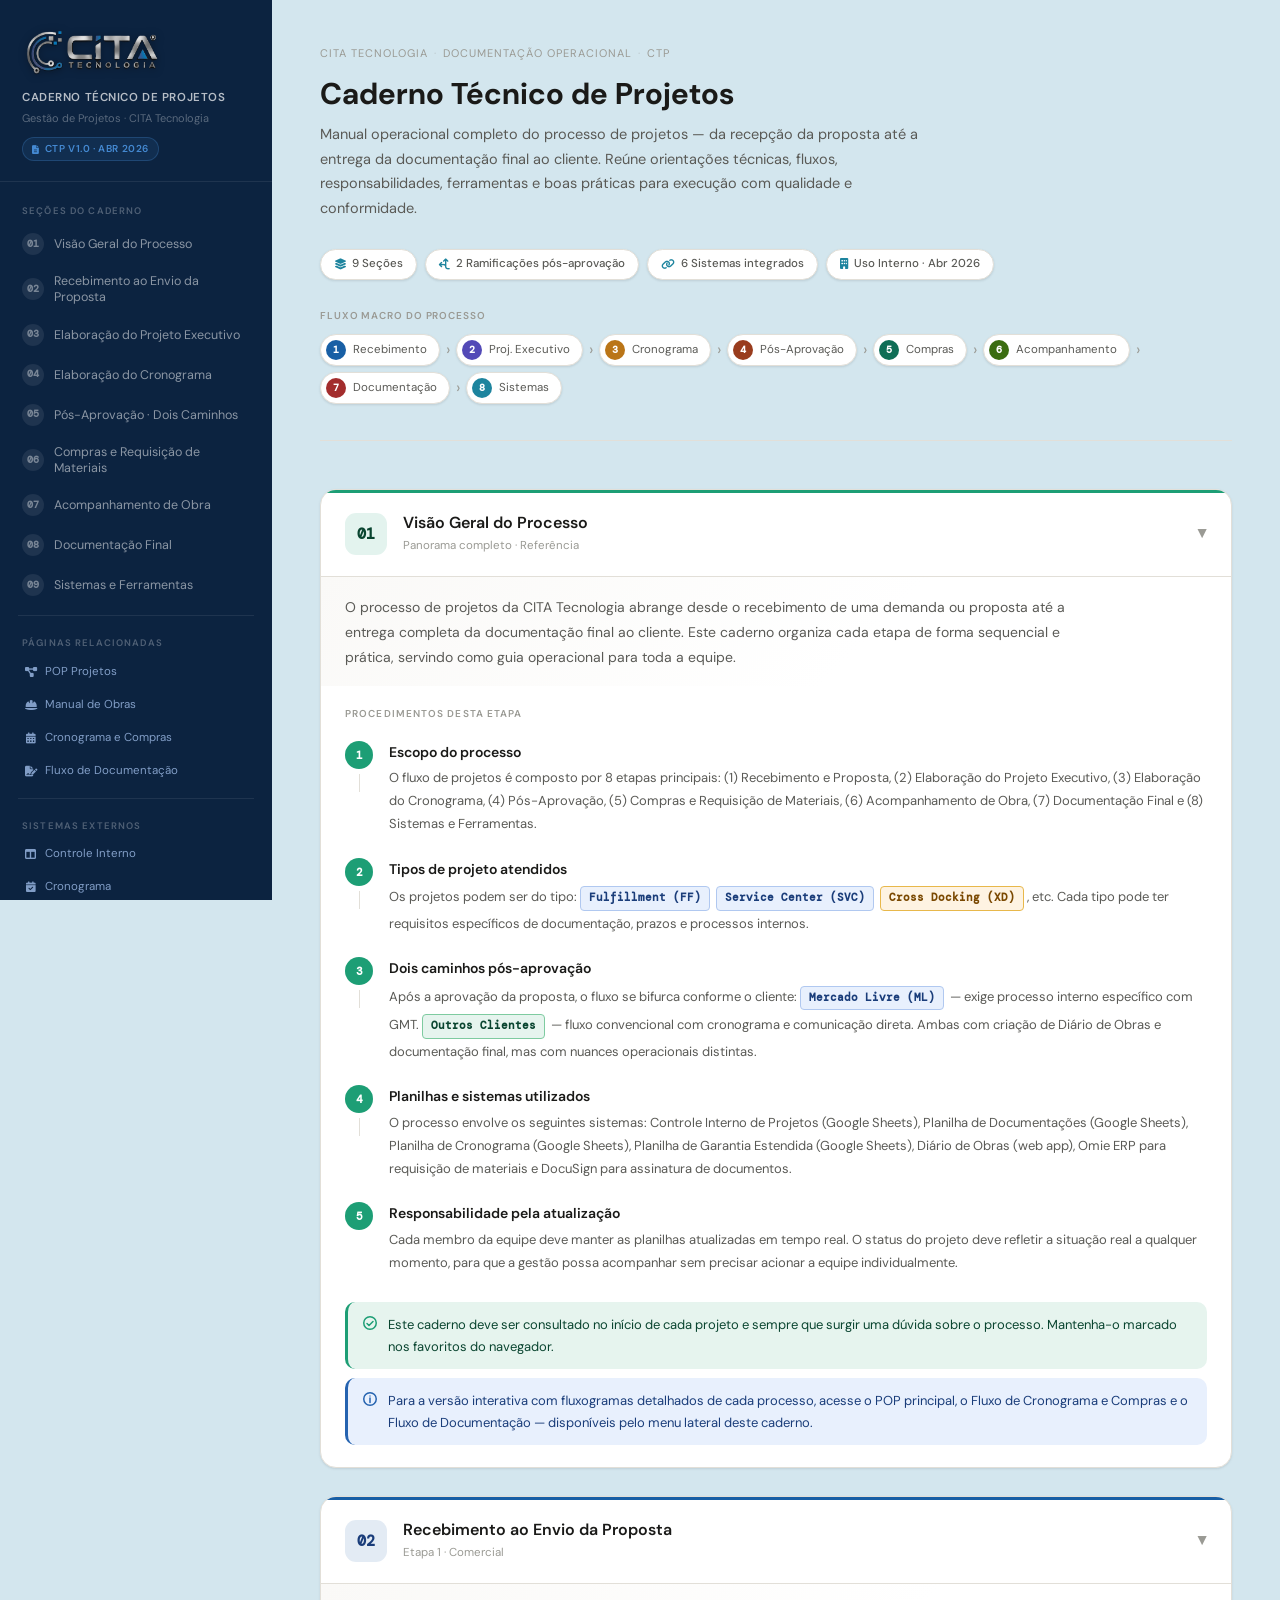
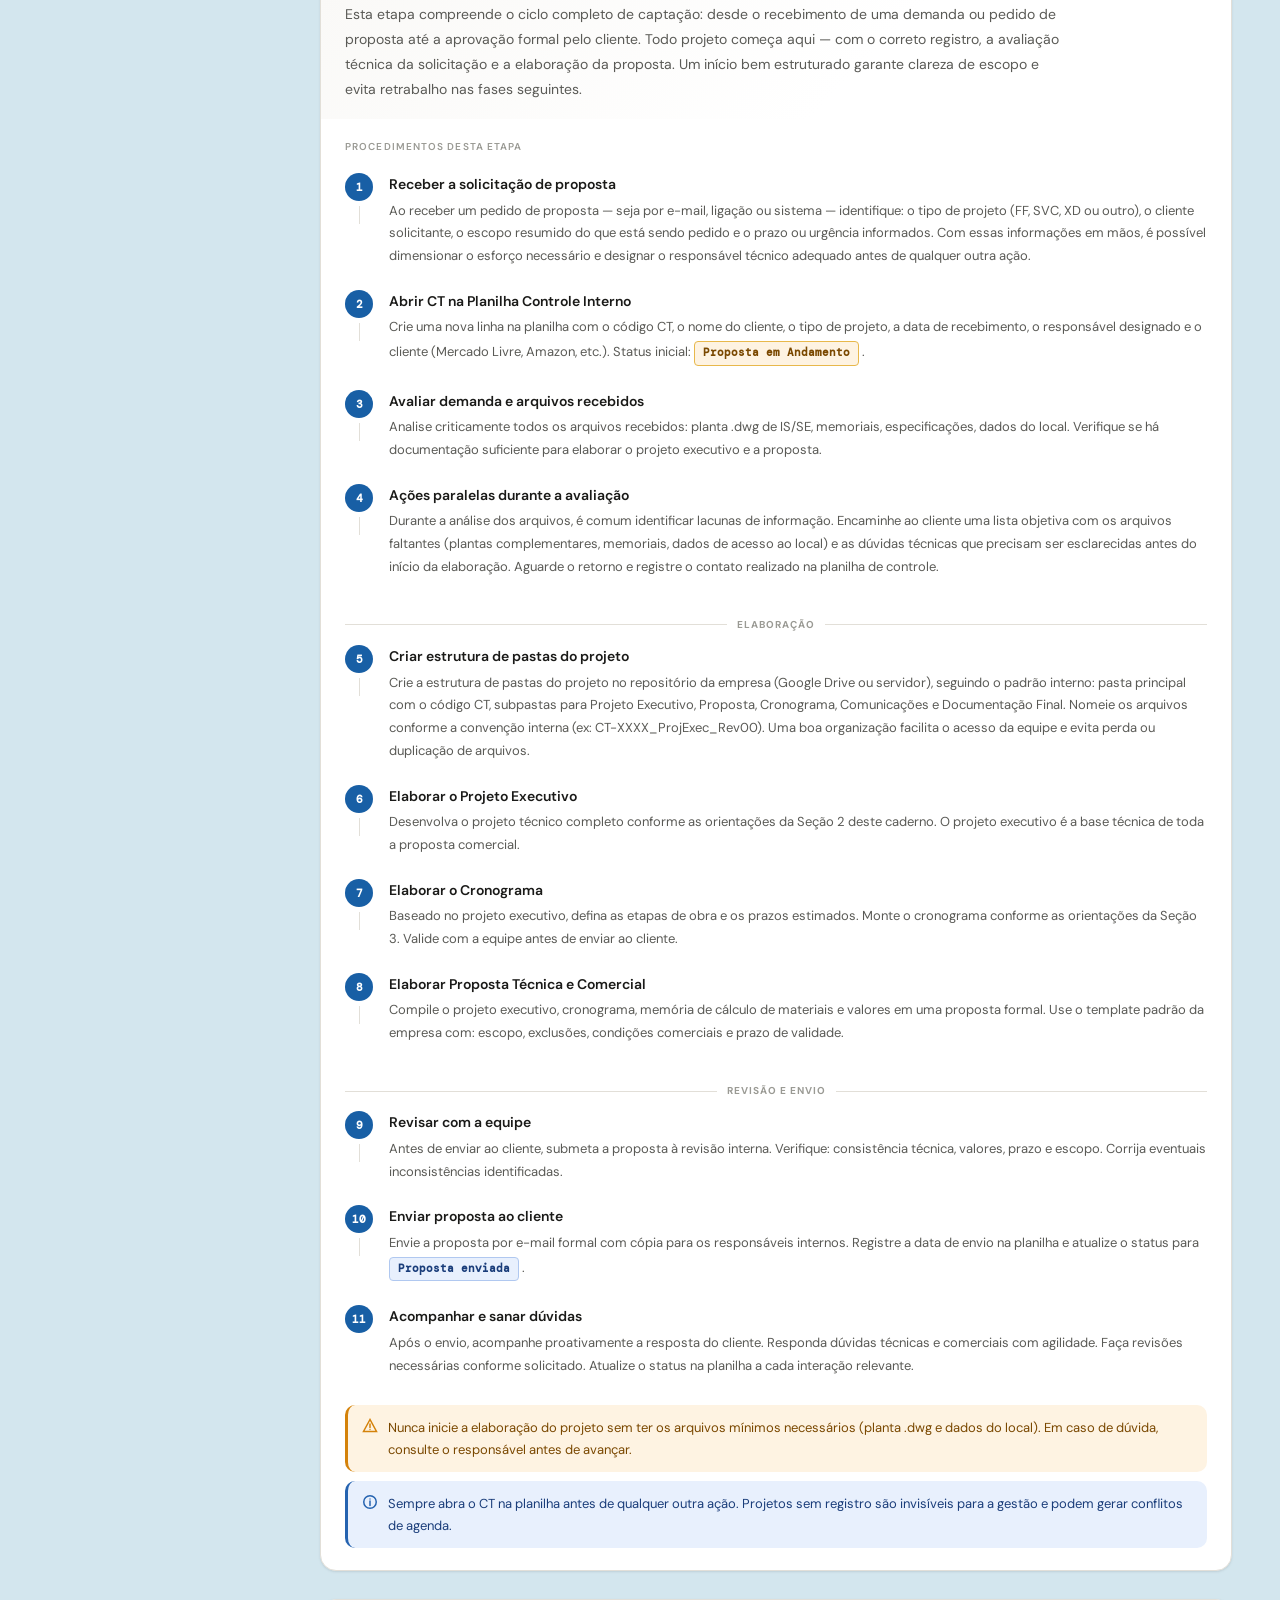
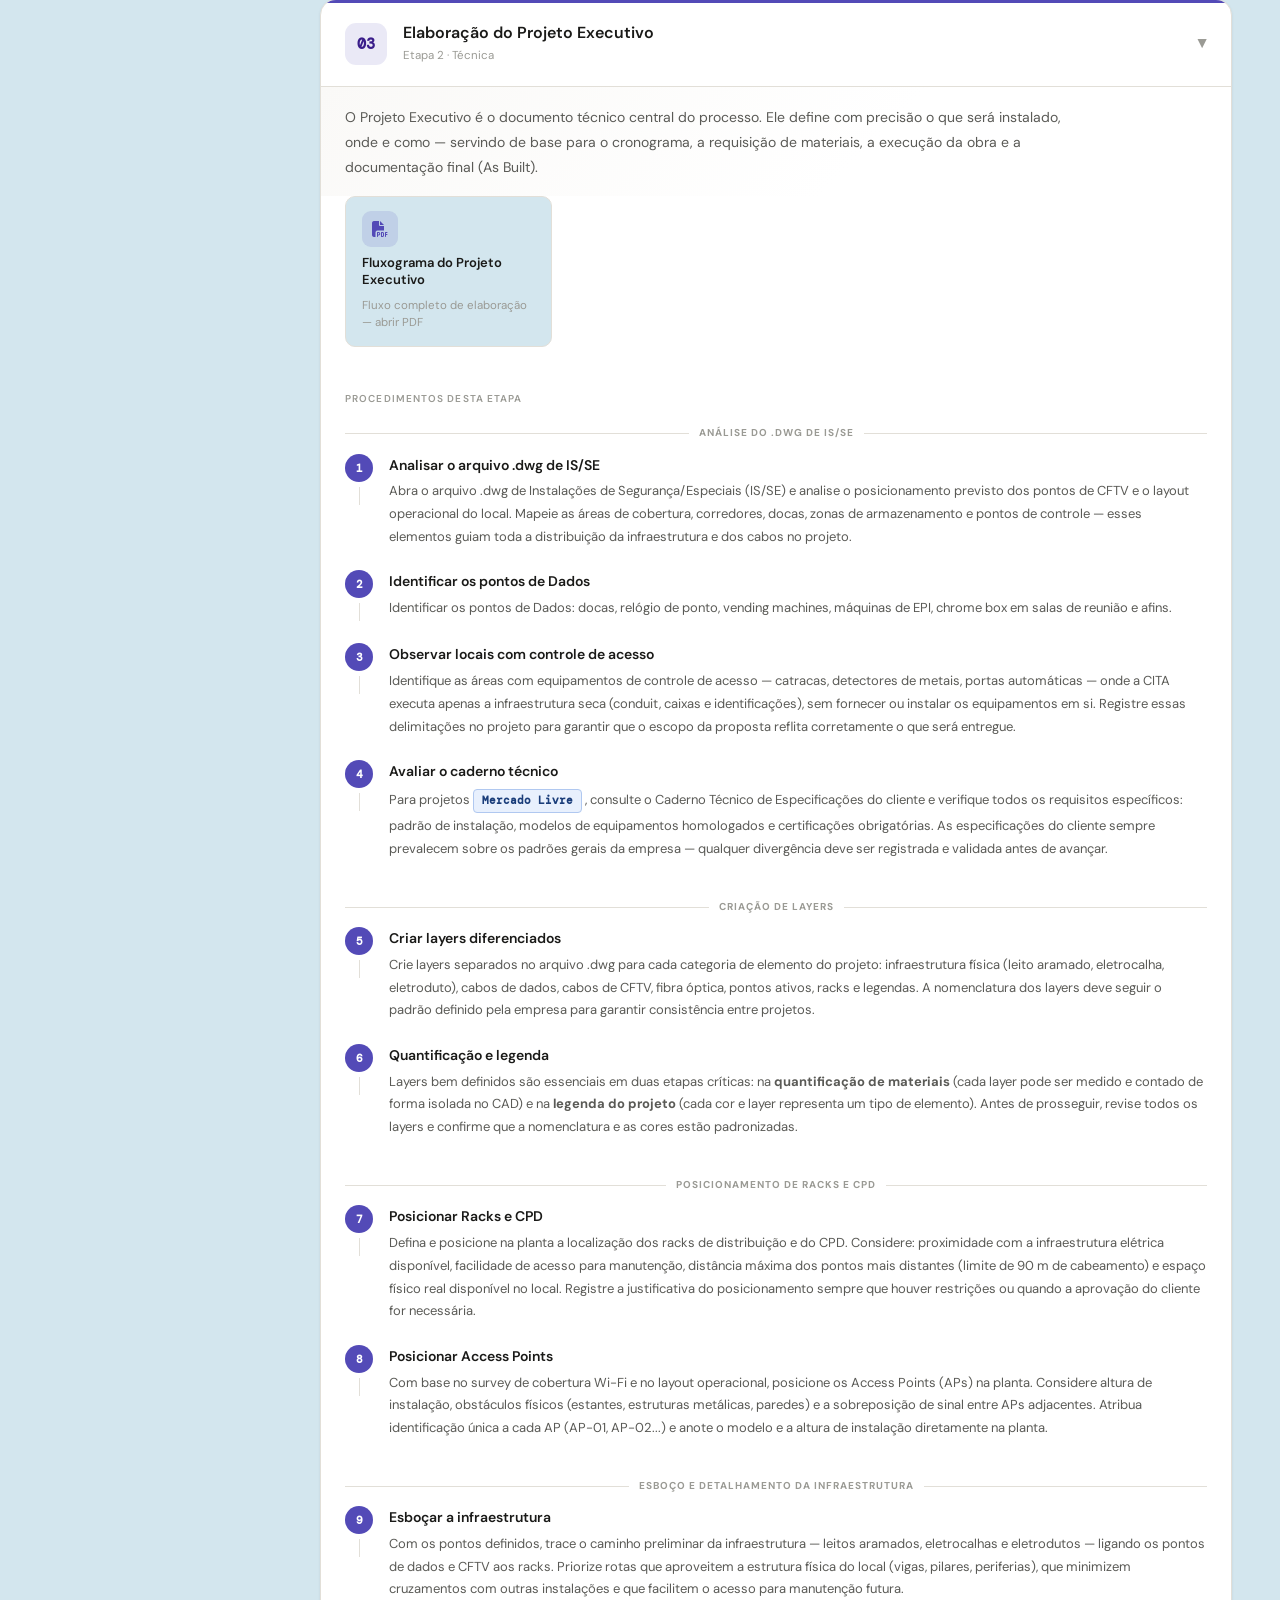
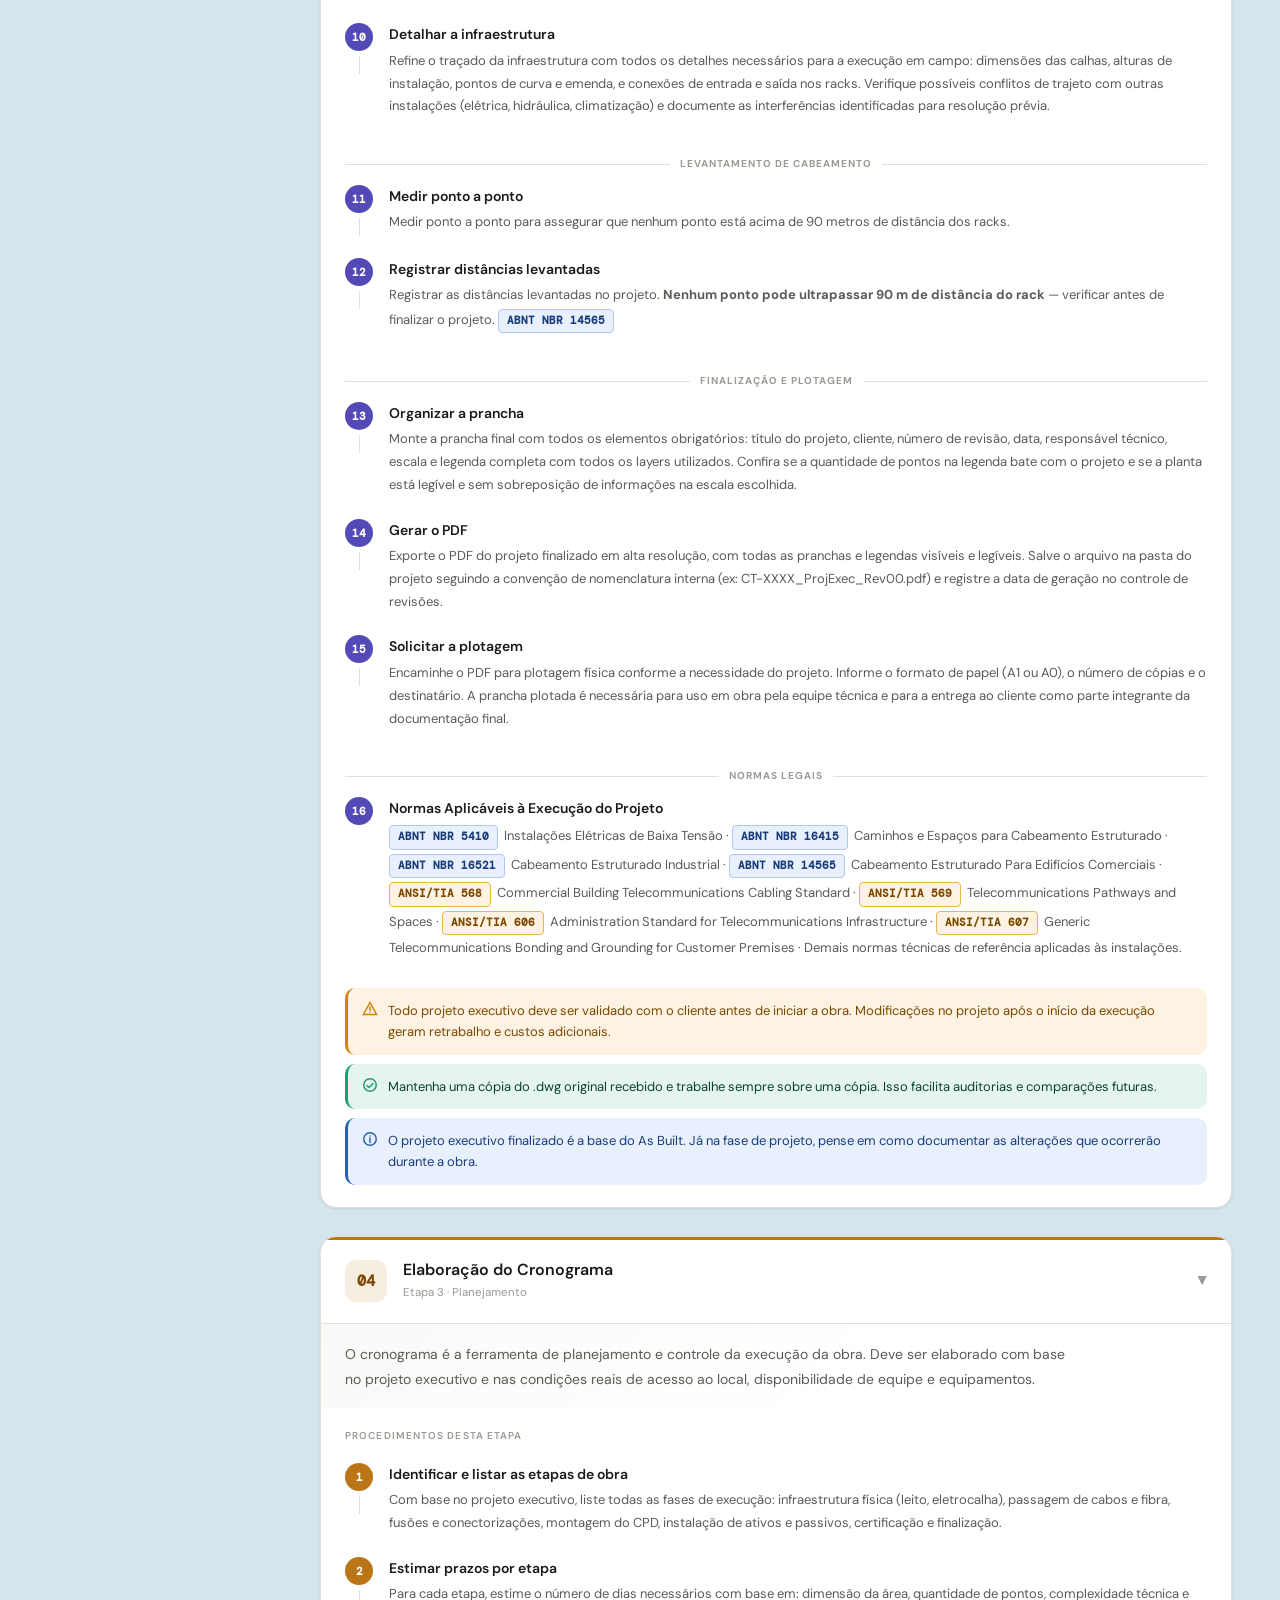
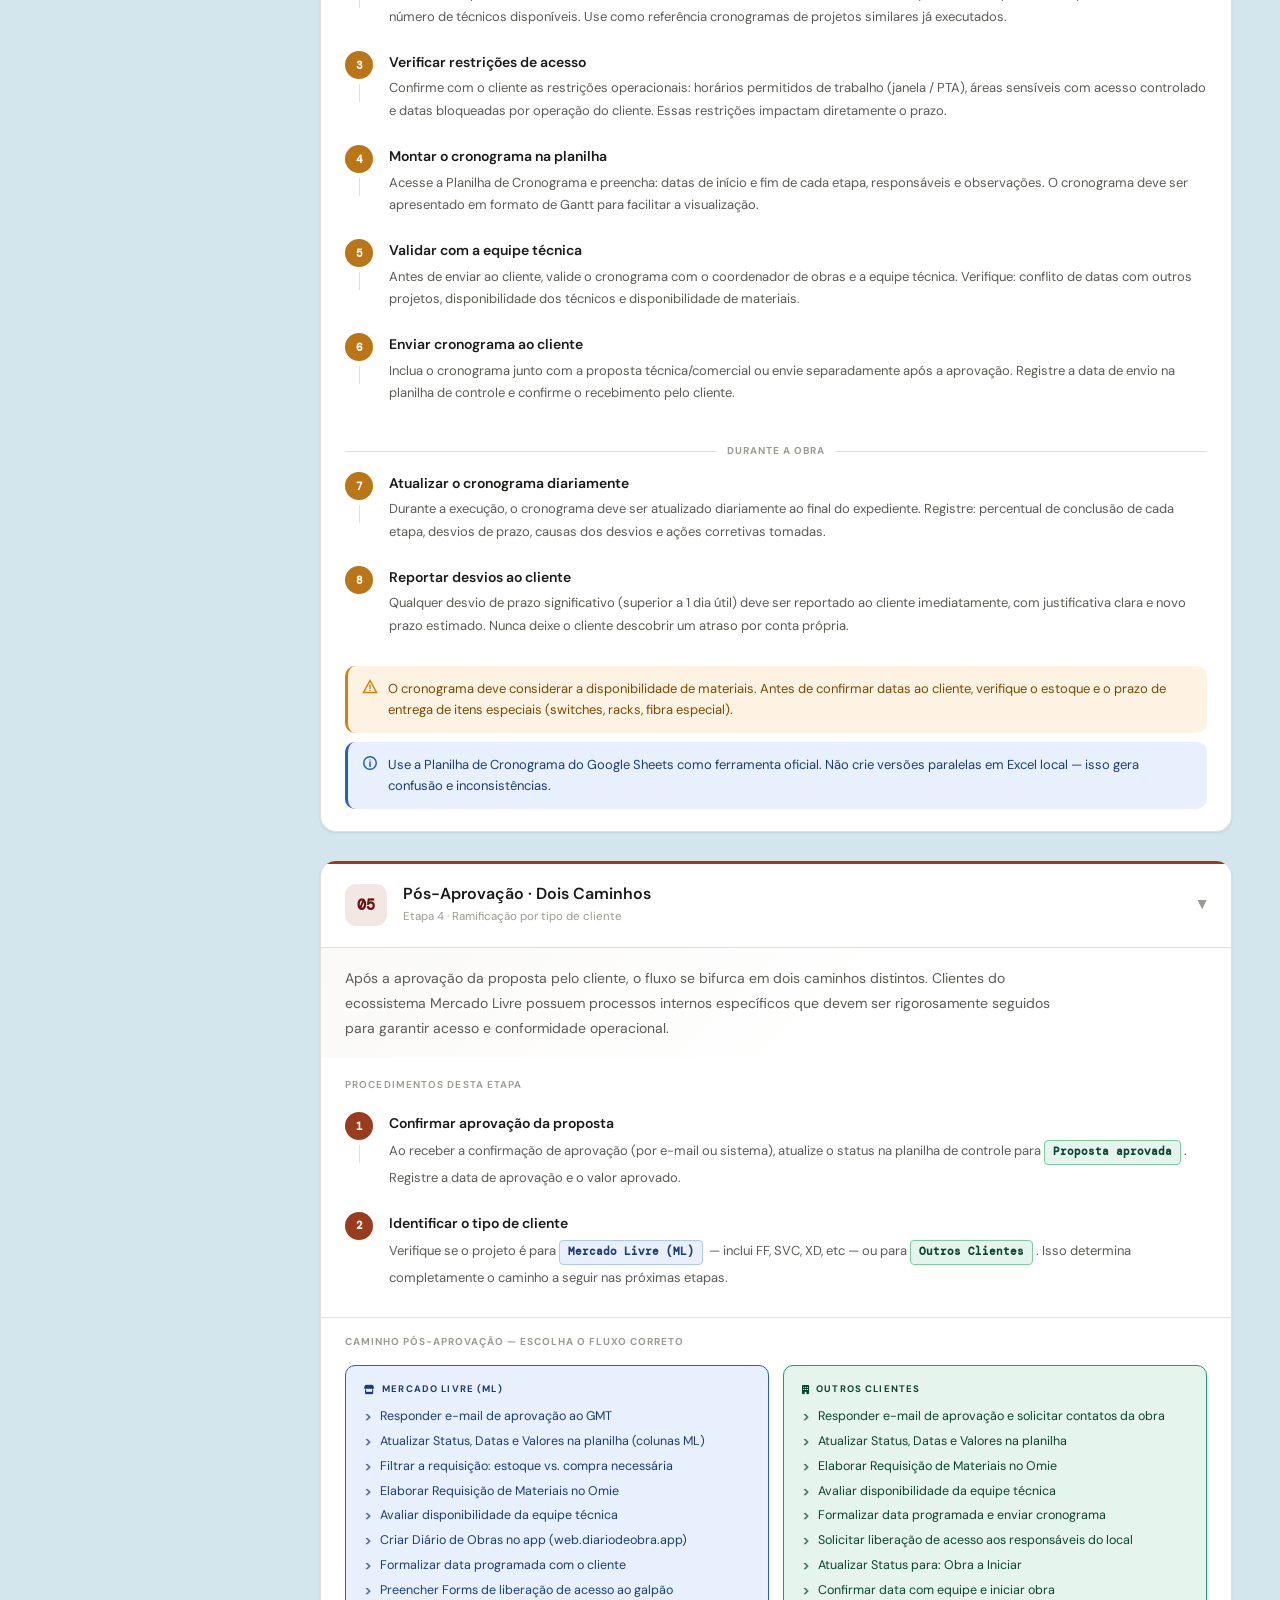
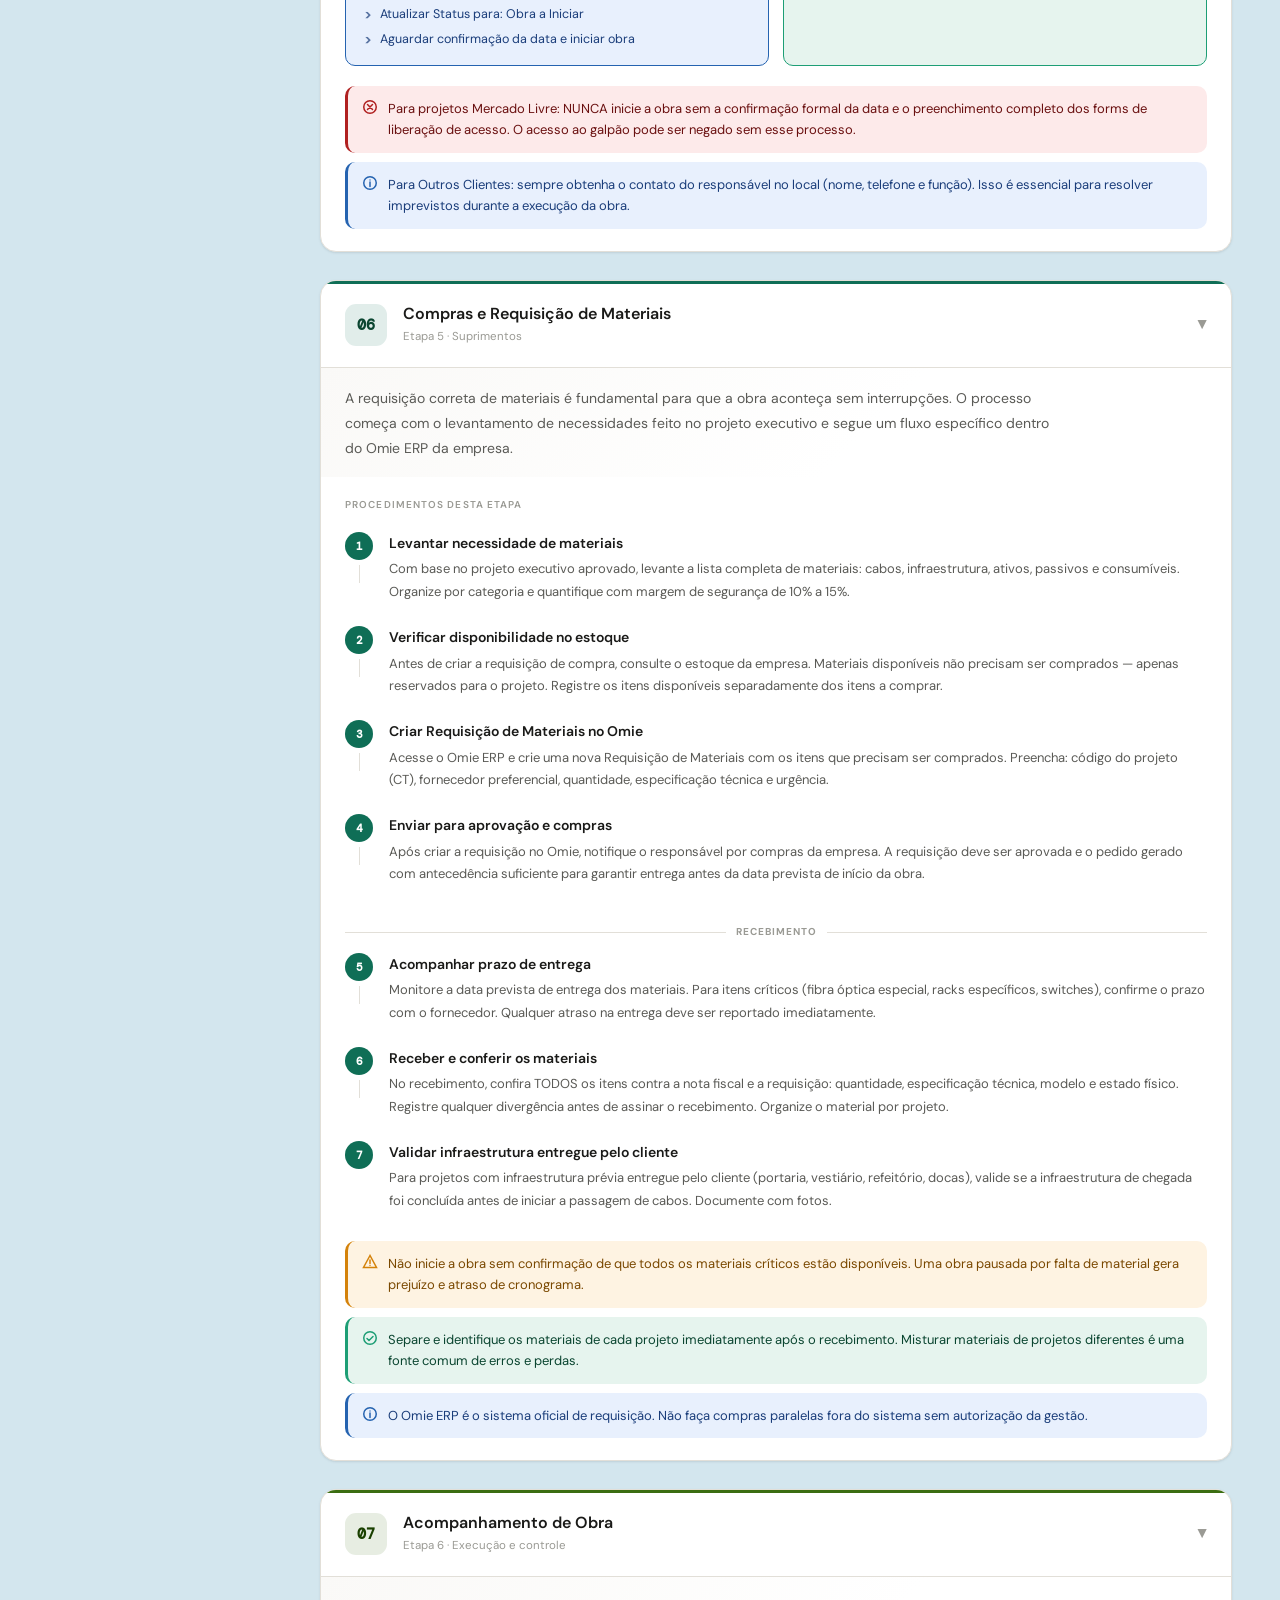
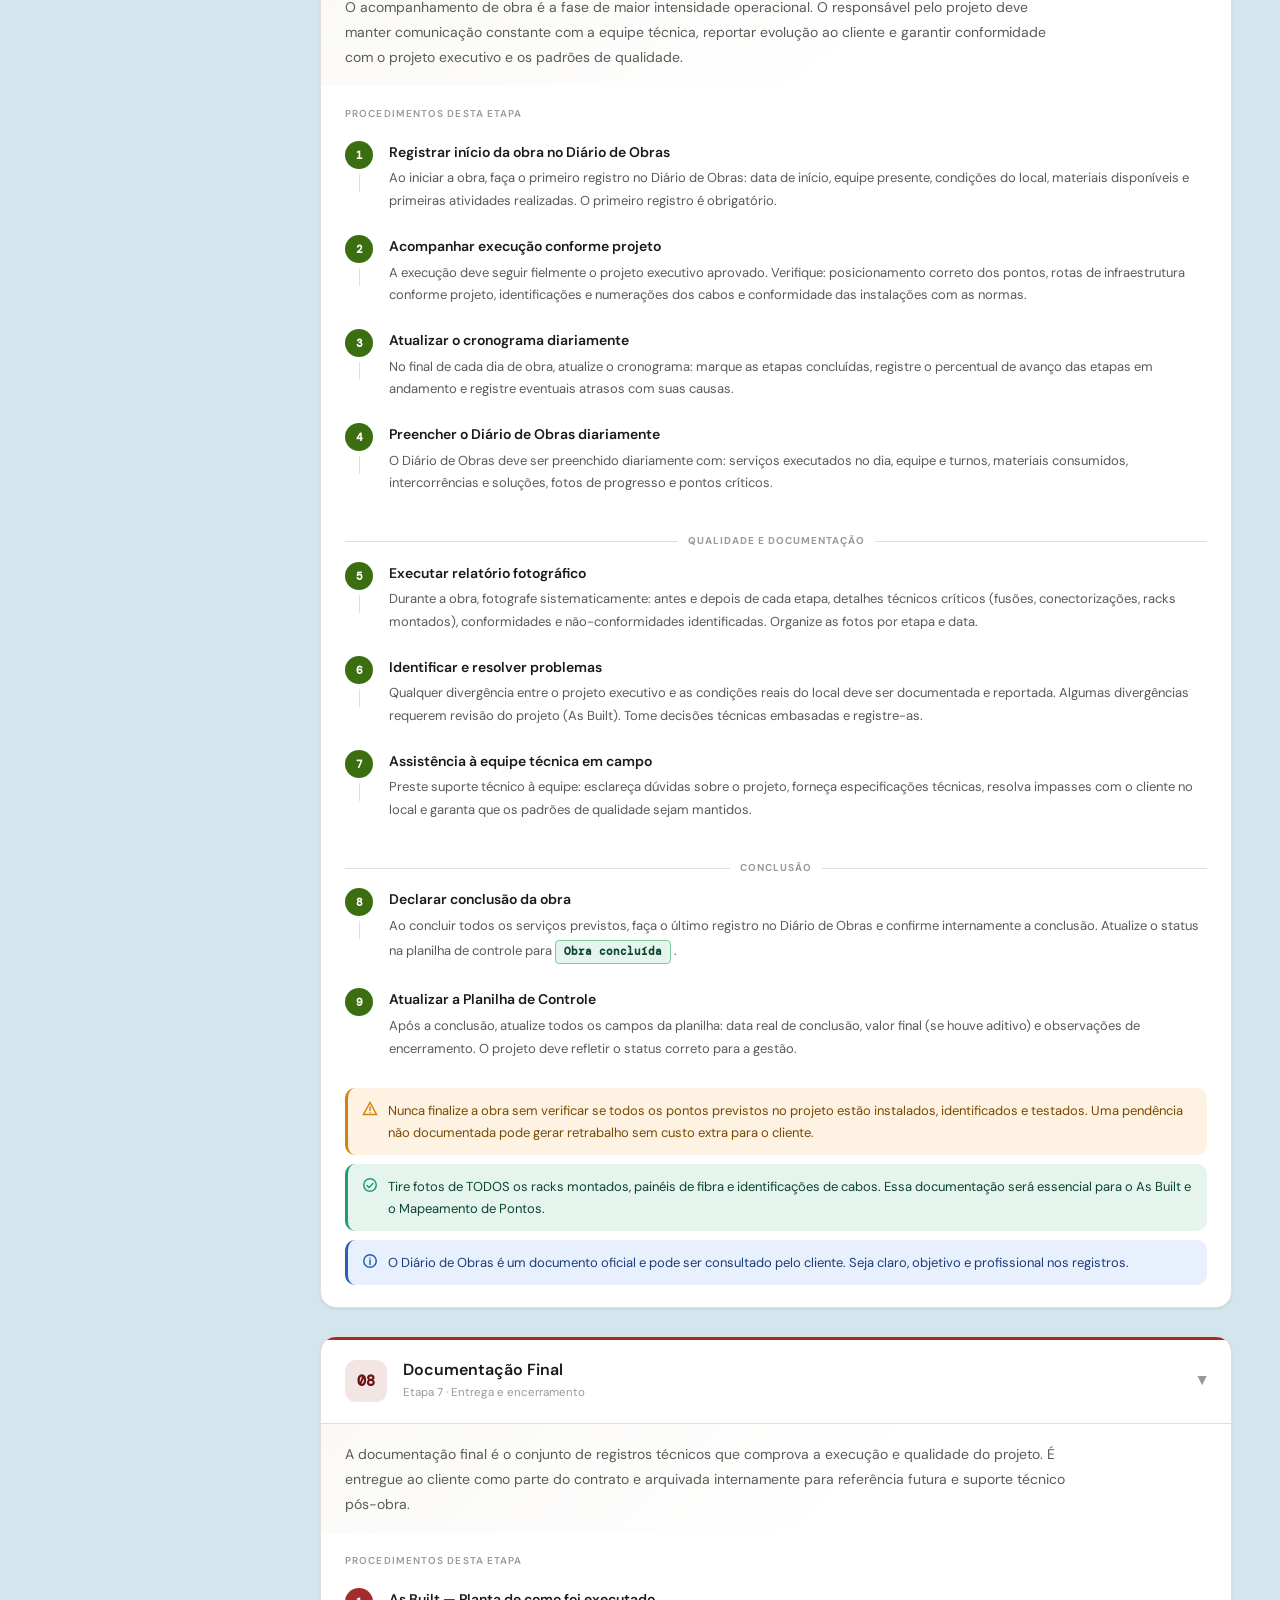
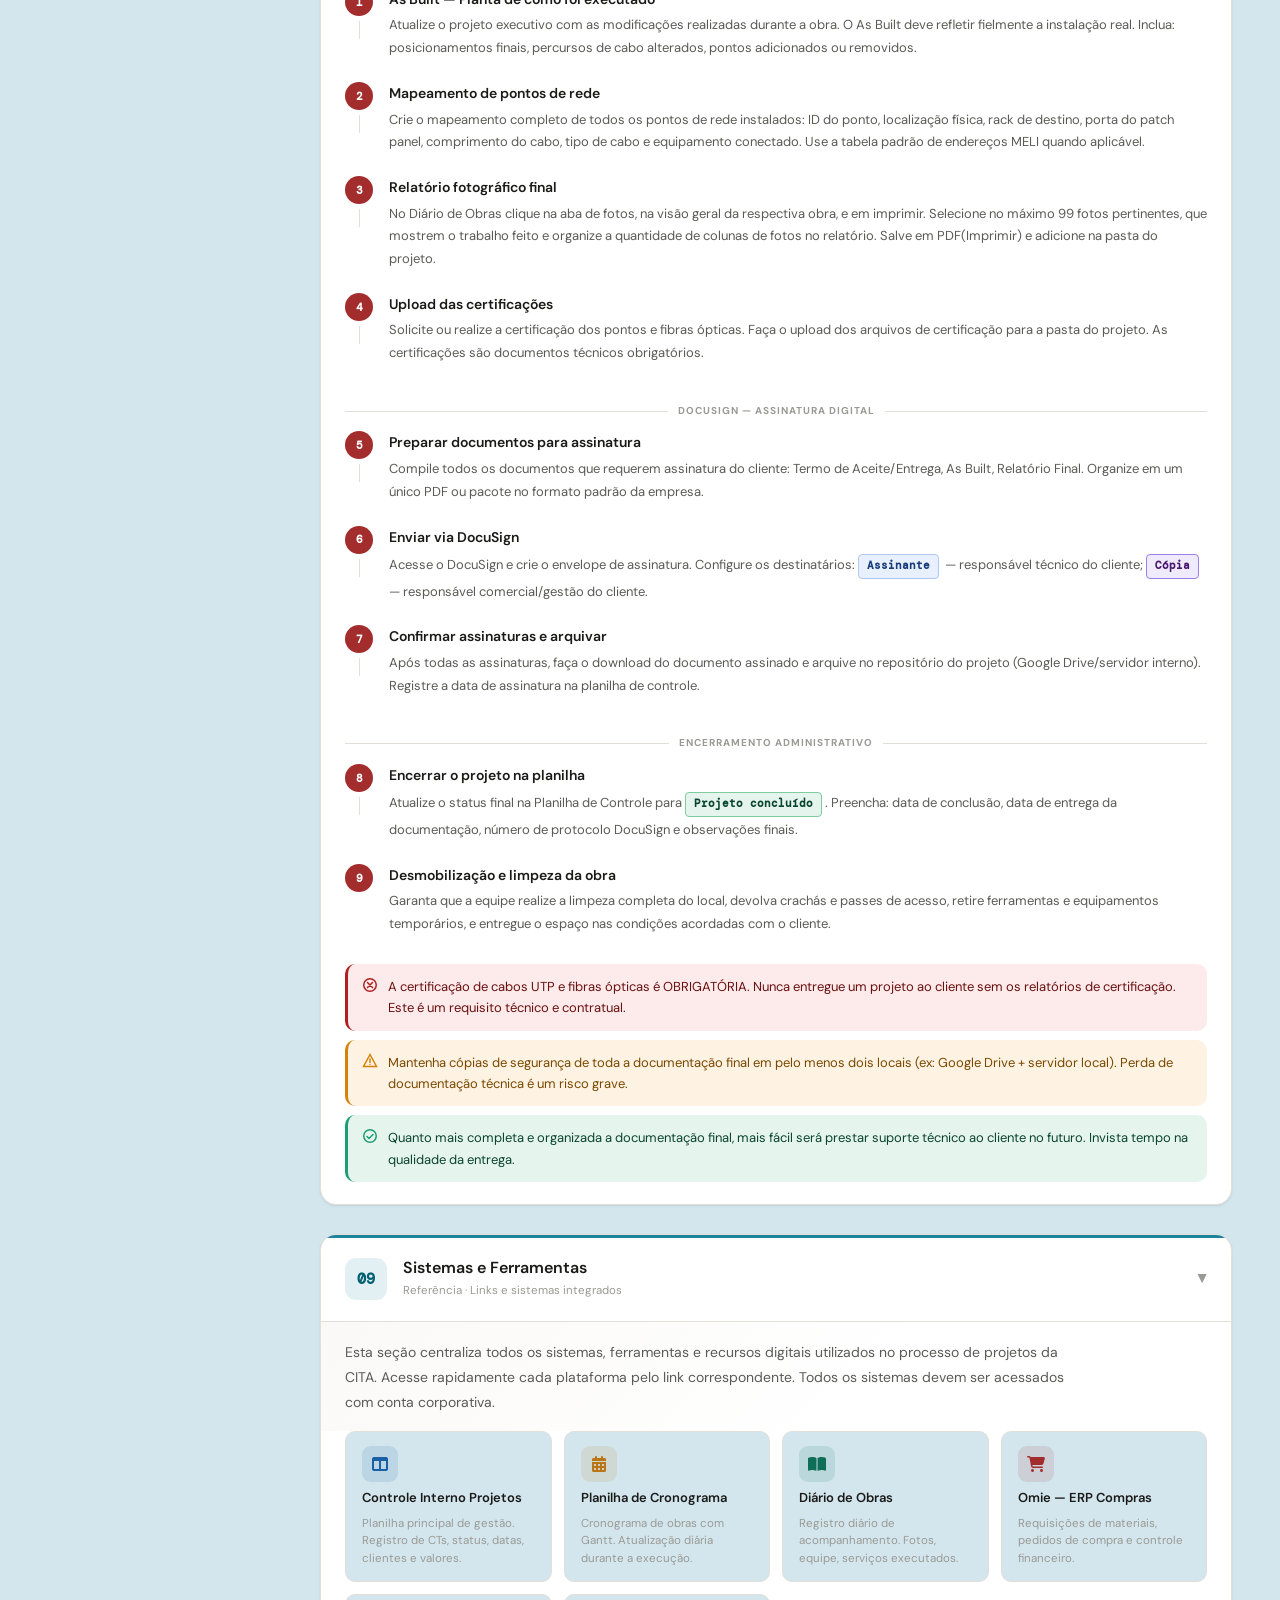
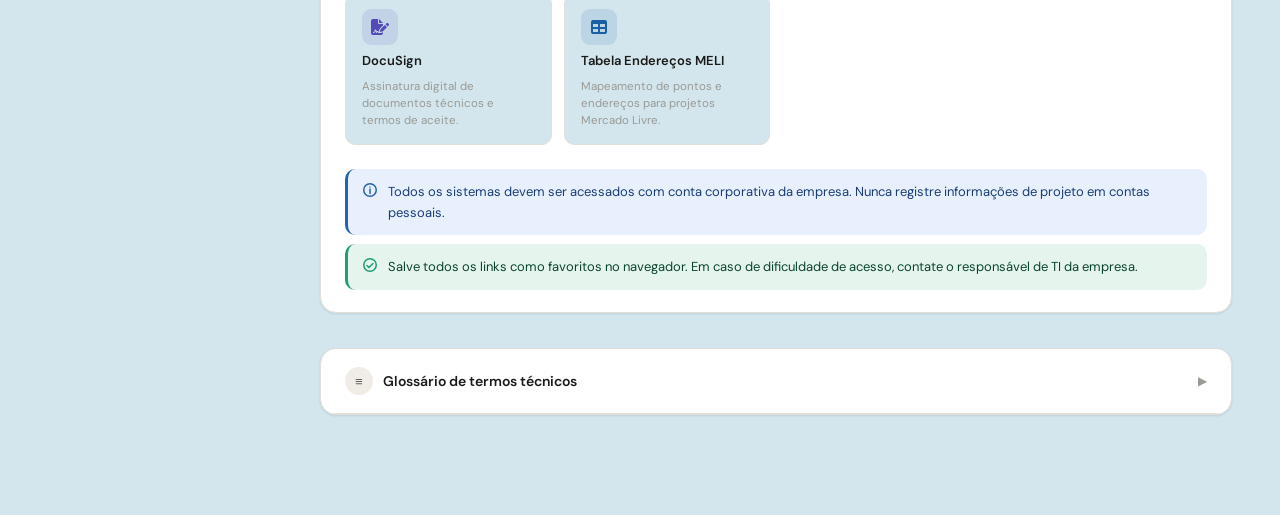
<file: CTP.html>
<!DOCTYPE html>
<html lang="pt-BR">
<head>
<!-- ============================================================
     CADERNO TÉCNICO DE PROJETOS — CTP
     Parte do POP · Projetos — CITA Tecnologia
     Versão: 1.0 | Abril 2026
     ============================================================ -->
<meta charset="UTF-8">
<meta name="viewport" content="width=device-width, initial-scale=1.0">
<meta name="description" content="Caderno Técnico de Projetos — manual operacional completo da proposta à documentação final.">
<title>CTP · Caderno Técnico de Projetos — CITA TECNOLOGIA</title>
<link href="https://fonts.googleapis.com/css2?family=DM+Sans:wght@300;400;500;600;700&family=DM+Mono:wght@400;500&display=swap" rel="stylesheet">
<link rel="stylesheet" href="https://cdnjs.cloudflare.com/ajax/libs/font-awesome/6.5.1/css/all.min.css">

<style>
/* =============================================
   VARIÁVEIS GLOBAIS
   ============================================= */
:root {
  --brand-primary:      #0a2a3d;
  --brand-accent:       #1d849e;
  --brand-accent-light: #d4f1e6;

  --bg-page:    #d3e6ee;
  --bg-card:    #ffffff;
  --bg-sidebar: #0c2340;

  --text-primary:   #1a1a18;
  --text-secondary: #5a5a56;
  --text-muted:     #9a9a94;

  --border:        #e2dfd8;
  --border-strong: #c8c4bc;

  --warn-bg:     #fef3e2;
  --warn-border: #d4820a;
  --warn-text:   #7a4800;

  --info-bg:     #e8f0fd;
  --info-border: #2563b0;
  --info-text:   #1a3d7a;

  --danger-bg:     #fdeaea;
  --danger-border: #b02020;
  --danger-text:   #6a1010;

  --success-bg:     #e6f4ee;
  --success-border: #1d9e75;
  --success-text:   #0a4530;

  --font-body: 'DM Sans', sans-serif;
  --font-mono: 'DM Mono', monospace;

  --radius-sm: 6px;
  --radius-md: 10px;
  --radius-lg: 16px;

  --shadow-sm: 0 1px 3px rgba(0,0,0,0.07), 0 1px 2px rgba(0,0,0,0.04);
  --shadow-md: 0 4px 12px rgba(0,0,0,0.08), 0 2px 6px rgba(0,0,0,0.04);

  --sidebar-w:   272px;
  --content-max: 940px;
}

*, *::before, *::after { box-sizing: border-box; margin: 0; padding: 0; }
html { scroll-behavior: smooth; }

body {
  font-family: var(--font-body);
  background: var(--bg-page);
  color: var(--text-primary);
  font-size: 15px;
  line-height: 1.65;
  display: flex;
  min-height: 100vh;
}

/* =============================================
   SIDEBAR
   ============================================= */
.sidebar {
  width: var(--sidebar-w);
  background: var(--bg-sidebar);
  min-height: 100vh;
  position: fixed;
  top: 0; left: 0; bottom: 0;
  display: flex;
  flex-direction: column;
  z-index: 100;
  overflow-y: auto;
  scrollbar-width: thin;
  scrollbar-color: rgba(255,255,255,0.15) transparent;
}
.sidebar::-webkit-scrollbar { width: 4px; }
.sidebar::-webkit-scrollbar-thumb { background: rgba(255,255,255,0.15); border-radius: 4px; }

.sidebar-logo {
  padding: 26px 22px 20px;
  border-bottom: 1px solid rgba(255,255,255,0.08);
  flex-shrink: 0;
}

.sidebar-company-logo {
  display: block;
  width: 140px;
  max-width: 100%;
  margin-bottom: 14px;
  border-radius: var(--radius-sm);
  filter: drop-shadow(0 1px 4px rgba(0,0,0,0.35));
}

.sidebar-logo h1 {
  font-size: 11.5px;
  font-weight: 600;
  color: rgba(255,255,255,0.70);
  letter-spacing: 0.05em;
  text-transform: uppercase;
  line-height: 1.3;
}

.sidebar-logo p {
  font-size: 11px;
  color: rgba(255,255,255,0.32);
  margin-top: 3px;
}

.sidebar-badge {
  display: inline-flex;
  align-items: center;
  gap: 5px;
  margin-top: 10px;
  font-size: 10px;
  font-weight: 600;
  color: rgba(74,147,224,0.9);
  background: rgba(74,147,224,0.1);
  border: 1px solid rgba(74,147,224,0.25);
  border-radius: 20px;
  padding: 3px 9px;
  letter-spacing: 0.06em;
  text-transform: uppercase;
}

.sidebar-nav { padding: 12px 0; flex: 1; }

.nav-label {
  font-size: 9.5px;
  color: rgba(255,255,255,0.28);
  text-transform: uppercase;
  letter-spacing: 0.12em;
  padding: 10px 22px 4px;
  font-weight: 600;
}

.nav-item {
  display: flex;
  align-items: center;
  gap: 10px;
  padding: 9px 22px;
  cursor: pointer;
  text-decoration: none;
  transition: background 0.15s;
  position: relative;
}
.nav-item:hover { background: rgba(255,255,255,0.06); }
.nav-item.active { background: rgba(74,147,224,0.18); }
.nav-item.active::before {
  content: '';
  position: absolute;
  left: 0; top: 4px; bottom: 4px;
  width: 3px;
  background: #4a93e0;
  border-radius: 0 3px 3px 0;
}

.nav-num {
  width: 22px; height: 22px;
  border-radius: 50%;
  display: flex; align-items: center; justify-content: center;
  font-size: 10px;
  font-weight: 600;
  font-family: var(--font-mono);
  flex-shrink: 0;
  background: rgba(255,255,255,0.08);
  color: rgba(255,255,255,0.40);
  transition: background 0.2s, color 0.2s;
}
.nav-item.active .nav-num { background: #4a93e0; color: #fff; }

.nav-text {
  font-size: 12.5px;
  color: rgba(255,255,255,0.52);
  font-weight: 400;
  flex: 1;
  line-height: 1.3;
}
.nav-item.active .nav-text { color: #ffffff; font-weight: 500; }

.nav-link-ext {
  display: flex;
  align-items: center;
  gap: 8px;
  padding: 7px 22px;
  font-size: 11.5px;
  color: rgba(180,210,255,0.70);
  text-decoration: none;
  transition: background 0.15s, color 0.15s;
  border-left: 2px solid transparent;
}
.nav-link-ext i { width: 13px; text-align: center; font-size: 11px; }
.nav-link-ext:hover { background: rgba(255,255,255,0.07); color: #fff; border-left-color: #4a93e0; }
.nav-link-ext.teal:hover  { color: #67e8f9;  border-left-color: #0fa8c0; }
.nav-link-ext.purple:hover{ color: #c4b5fd;  border-left-color: #9b7fe8; }
.nav-link-ext.red:hover   { color: #fca5a5;  border-left-color: #e05c5c; }

.nav-divider {
  height: 1px;
  background: rgba(255,255,255,0.08);
  margin: 10px 18px;
}

.sidebar-footer {
  padding: 14px 22px;
  border-top: 1px solid rgba(255,255,255,0.08);
  flex-shrink: 0;
}

.btn-print {
  width: 100%;
  background: rgba(255,255,255,0.06);
  border: 1px solid rgba(255,255,255,0.1);
  color: rgba(255,255,255,0.50);
  border-radius: var(--radius-sm);
  padding: 9px 14px;
  font-family: var(--font-body);
  font-size: 11.5px;
  cursor: pointer;
  transition: all 0.15s;
  text-align: center;
}
.btn-print:hover { background: rgba(255,255,255,0.10); color: rgba(255,255,255,0.85); }

/* =============================================
   MOBILE TOGGLE
   ============================================= */
.mobile-toggle {
  display: none;
  position: fixed;
  top: 14px; left: 14px;
  z-index: 200;
  background: var(--bg-sidebar);
  border: none;
  width: 40px; height: 40px;
  border-radius: var(--radius-md);
  cursor: pointer;
  align-items: center; justify-content: center;
  box-shadow: var(--shadow-md);
}
.mobile-toggle svg { width: 20px; height: 20px; fill: #fff; }
.mobile-toggle.is-open svg { display: none; }
.mobile-toggle.is-open::after { content: "X"; color: #fff; font-size: 18px; line-height: 1; }

.sidebar-close {
  display: none;
  position: absolute;
  top: 14px; right: 12px;
  background: rgba(255,255,255,0.10);
  border: none;
  color: rgba(255,255,255,0.75);
  width: 30px; height: 30px;
  border-radius: 50%;
  font-size: 15px;
  cursor: pointer;
  align-items: center; justify-content: center;
  transition: background 0.2s;
}
.sidebar-close:hover { background: rgba(255,255,255,0.20); color: #fff; }

.sidebar-overlay {
  display: none;
  position: fixed; inset: 0;
  background: rgba(0,0,0,0.40);
  z-index: 90;
}

/* =============================================
   MAIN
   ============================================= */
.main {
  margin-left: var(--sidebar-w);
  flex: 1;
  padding: 44px 48px 100px;
  max-width: calc(100% - var(--sidebar-w));
}

.content-wrap {
  max-width: var(--content-max);
  margin: 0 auto;
}

/* =============================================
   PAGE HEADER
   ============================================= */
.page-header {
  margin-bottom: 48px;
  padding-bottom: 36px;
  border-bottom: 1px solid var(--border);
}

.breadcrumb {
  font-size: 11px;
  color: var(--text-muted);
  text-transform: uppercase;
  letter-spacing: 0.09em;
  margin-bottom: 14px;
  display: flex;
  align-items: center;
  gap: 6px;
}
.breadcrumb .sep { opacity: 0.4; }

.page-header h2 {
  font-size: 30px;
  font-weight: 700;
  color: var(--text-primary);
  line-height: 1.2;
  margin-bottom: 10px;
}

.page-header .subtitle {
  font-size: 14.5px;
  color: var(--text-secondary);
  max-width: 600px;
  line-height: 1.70;
  margin-bottom: 28px;
}

.meta-pills {
  display: flex;
  flex-wrap: wrap;
  gap: 8px;
  margin-bottom: 28px;
}
.meta-pill {
  display: inline-flex;
  align-items: center;
  gap: 6px;
  background: var(--bg-card);
  border: 1px solid var(--border);
  border-radius: 99px;
  padding: 5px 13px;
  font-size: 11.5px;
  color: var(--text-secondary);
  font-weight: 500;
  box-shadow: var(--shadow-sm);
}
.meta-pill i { color: var(--brand-accent); font-size: 11px; }

.flow-title {
  font-size: 10px;
  color: var(--text-muted);
  text-transform: uppercase;
  letter-spacing: 0.09em;
  margin-bottom: 10px;
  font-weight: 600;
}

.process-flow {
  display: flex;
  flex-wrap: wrap;
  gap: 6px;
  align-items: center;
}

.flow-chip {
  display: flex;
  align-items: center;
  gap: 7px;
  background: var(--bg-card);
  border: 1px solid var(--border);
  border-radius: 99px;
  padding: 5px 12px 5px 5px;
  font-size: 11.5px;
  color: var(--text-secondary);
  white-space: nowrap;
  box-shadow: var(--shadow-sm);
  text-decoration: none;
  transition: box-shadow 0.15s, border-color 0.15s;
}
.flow-chip:hover { box-shadow: var(--shadow-md); border-color: var(--border-strong); }

.flow-chip-num {
  width: 20px; height: 20px;
  border-radius: 50%;
  display: flex; align-items: center; justify-content: center;
  font-size: 10px;
  font-weight: 700;
  font-family: var(--font-mono);
  color: #fff;
  flex-shrink: 0;
}

.flow-arrow {
  color: var(--text-muted);
  font-size: 16px;
  line-height: 1;
  flex-shrink: 0;
}

/* =============================================
   SEÇÃO / CARD
   ============================================= */
.sec-section {
  margin-bottom: 28px;
  scroll-margin-top: 28px;
}

.sec-card {
  background: var(--bg-card);
  border: 1px solid var(--border);
  border-radius: var(--radius-lg);
  overflow: hidden;
  box-shadow: var(--shadow-sm);
  transition: transform 0.3s ease, box-shadow 0.3s ease;
  will-change: transform, box-shadow;
}
.sec-card:hover { 
  transform: translateY(-4px);
  box-shadow: var(--shadow-md), 0 12px 24px rgba(0,0,0,0.06); 
}

.sec-header {
  display: flex;
  align-items: center;
  gap: 16px;
  padding: 20px 24px;
  cursor: pointer;
  user-select: none;
  transition: background 0.15s;
  border-top: 3px solid var(--sec-cor, var(--brand-accent));
}
.sec-header:hover { background: #faf9f6; }

.sec-num-badge {
  width: 42px; height: 42px;
  border-radius: 11px;
  display: flex; align-items: center; justify-content: center;
  font-size: 15px;
  font-weight: 700;
  font-family: var(--font-mono);
  flex-shrink: 0;
}

.sec-info { flex: 1; min-width: 0; }

.sec-titulo {
  font-size: 16px;
  font-weight: 600;
  color: var(--text-primary);
  line-height: 1.3;
  margin-bottom: 3px;
}

.sec-meta {
  font-size: 11.5px;
  color: var(--text-muted);
}

.sec-toggle-icon {
  color: var(--text-muted);
  font-size: 12px;
  transition: transform 0.25s;
  flex-shrink: 0;
}
.sec-toggle-icon.open { transform: rotate(90deg); }

.sec-body { display: none; }
.sec-body.open { display: block; }

.sec-intro {
  padding: 18px 24px 16px;
  border-top: 1px solid var(--border);
  background: linear-gradient(135deg, #faf9f7 0%, var(--bg-card) 60%);
}
.sec-intro p {
  font-size: 14px;
  color: var(--text-secondary);
  line-height: 1.80;
  max-width: 720px;
}

/* =============================================
   STEPS
   ============================================= */
.steps-wrap { padding: 20px 24px 6px; }

.steps-label {
  font-size: 10px;
  color: var(--text-muted);
  text-transform: uppercase;
  letter-spacing: 0.11em;
  font-weight: 600;
  margin-bottom: 18px;
}

.step-item {
  display: flex;
  gap: 16px;
  padding-bottom: 22px;
  align-items: flex-start;
}

.step-left {
  display: flex;
  flex-direction: column;
  align-items: center;
  flex-shrink: 0;
  width: 28px;
}

.step-num {
  width: 28px; height: 28px;
  border-radius: 50%;
  display: flex; align-items: center; justify-content: center;
  font-size: 11px;
  font-weight: 700;
  font-family: var(--font-mono);
  color: #fff;
  flex-shrink: 0;
}

.step-connector {
  width: 1px;
  background: var(--border);
  flex: 1;
  min-height: 18px;
  margin-top: 5px;
}
.step-item:last-child .step-connector { display: none; }

.step-content { flex: 1; padding-top: 2px; }

.step-title {
  font-size: 14px;
  font-weight: 600;
  color: var(--text-primary);
  line-height: 1.4;
  margin-bottom: 5px;
}

.step-desc {
  font-size: 13px;
  color: var(--text-secondary);
  line-height: 1.75;
}

.step-tag {
  display: inline-flex;
  align-items: center;
  gap: 4px;
  font-size: 10.5px;
  font-weight: 600;
  border-radius: 4px;
  padding: 2px 8px;
  margin: 2px 3px 2px 0;
  font-family: var(--font-mono);
}
.step-tag.blue   { background: #e8f0fd; color: #1a3d7a; border: 1px solid #b0c8f0; }
.step-tag.green  { background: #e6f4ee; color: #0a4530; border: 1px solid #7ecba0; }
.step-tag.gold   { background: #fef3e2; color: #7a4800; border: 1px solid #e8b84b; }
.step-tag.red    { background: #fdeaea; color: #6a1010; border: 1px solid #e05c5c; }
.step-tag.teal   { background: #e0f7fb; color: #006070; border: 1px solid #0fa8c0; }
.step-tag.purple { background: #f0eafd; color: #4a1870; border: 1px solid #9b7fe8; }

.step-separador {
  display: flex;
  align-items: center;
  gap: 10px;
  margin: 16px 0 12px;
  font-size: 10px;
  font-weight: 700;
  text-transform: uppercase;
  letter-spacing: 0.1em;
  color: var(--text-muted);
}
.step-separador::before,
.step-separador::after {
  content: "";
  flex: 1;
  height: 1px;
  background: var(--border);
}

/* =============================================
   ALERTAS
   ============================================= */
.alerts-wrap {
  padding: 0 24px 22px;
  display: flex;
  flex-direction: column;
  gap: 9px;
}

.alert-box {
  padding: 12px 14px;
  border-radius: var(--radius-md);
  border-left: 3px solid;
  font-size: 13px;
  line-height: 1.65;
  display: flex;
  gap: 10px;
  align-items: flex-start;
}
.alert-icon { flex-shrink: 0; width: 16px; height: 16px; margin-top: 1px; }
.alert-warn   { background: var(--warn-bg);    border-color: var(--warn-border);    color: var(--warn-text); }
.alert-info   { background: var(--info-bg);    border-color: var(--info-border);    color: var(--info-text); }
.alert-danger { background: var(--danger-bg);  border-color: var(--danger-border);  color: var(--danger-text); }
.alert-tip    { background: var(--success-bg); border-color: var(--success-border); color: var(--success-text); }

/* =============================================
   RAMIFICAÇÕES / BRANCHES
   ============================================= */
.branch-wrap {
  padding: 16px 24px 20px;
  border-top: 1px solid var(--border);
}

.branch-title {
  font-size: 10px;
  font-weight: 700;
  text-transform: uppercase;
  letter-spacing: 0.1em;
  color: var(--text-muted);
  margin-bottom: 14px;
}

.branch-grid {
  display: grid;
  grid-template-columns: 1fr 1fr;
  gap: 14px;
}

.branch-card {
  border-radius: var(--radius-md);
  padding: 16px 18px;
  border: 1px solid var(--border);
}
.branch-card.blue  { background: var(--info-bg);    border-color: var(--info-border); }
.branch-card.green { background: var(--success-bg); border-color: var(--success-border); }

.branch-card-label {
  font-size: 9.5px;
  font-weight: 700;
  text-transform: uppercase;
  letter-spacing: 0.12em;
  margin-bottom: 10px;
  display: flex;
  align-items: center;
  gap: 6px;
}
.branch-card.blue  .branch-card-label { color: var(--info-text); }
.branch-card.green .branch-card-label { color: var(--success-text); }

.branch-card ul { list-style: none; padding: 0; display: flex; flex-direction: column; gap: 6px; }
.branch-card ul li {
  font-size: 12.5px; line-height: 1.5;
  display: flex; gap: 8px; align-items: flex-start;
}
.branch-card.blue  ul li { color: var(--info-text); }
.branch-card.green ul li { color: var(--success-text); }
.branch-card ul li::before { content: ">"; font-size: 14px; font-weight: 700; flex-shrink: 0; line-height: 1.3; opacity: 0.7; }

/* =============================================
   SISTEMAS / LINKS EXTERNOS
   ============================================= */
.systems-grid {
  padding: 0 24px 24px;
  display: grid;
  grid-template-columns: repeat(auto-fill, minmax(200px, 1fr));
  gap: 12px;
}

.system-card {
  background: var(--bg-page);
  border: 1px solid var(--border);
  border-radius: var(--radius-md);
  padding: 14px 16px;
  text-decoration: none;
  transition: box-shadow 0.15s, border-color 0.15s, transform 0.15s;
  display: flex;
  flex-direction: column;
  gap: 8px;
}
.system-card:hover {
  box-shadow: var(--shadow-md);
  border-color: var(--border-strong);
  transform: translateY(-2px);
}

.system-icon {
  width: 36px; height: 36px;
  border-radius: 9px;
  display: flex; align-items: center; justify-content: center;
  font-size: 16px;
  flex-shrink: 0;
}

.system-name {
  font-size: 13px;
  font-weight: 600;
  color: var(--text-primary);
  line-height: 1.3;
}

.system-desc {
  font-size: 11.5px;
  color: var(--text-muted);
  line-height: 1.5;
}

/* =============================================
   GLOSSÁRIO
   ============================================= */
.glossary-section {
  margin-top: 36px;
  background: var(--bg-card);
  border: 1px solid var(--border);
  border-radius: var(--radius-lg);
  overflow: hidden;
  box-shadow: var(--shadow-sm);
}

.glossary-header {
  padding: 18px 24px;
  border-bottom: 1px solid var(--border);
  display: flex;
  align-items: center;
  gap: 10px;
  cursor: pointer;
  user-select: none;
  transition: background 0.15s;
}
.glossary-header:hover { background: #faf9f6; }

.glossary-title {
  font-size: 14px;
  font-weight: 600;
  color: var(--text-primary);
  flex: 1;
}

.glossary-body { display: none; padding: 22px 24px; }
.glossary-body.open { display: block; }

.glossary-category { margin-bottom: 26px; }
.glossary-category:last-child { margin-bottom: 0; }

.glossary-cat-header {
  display: flex;
  align-items: center;
  gap: 8px;
  margin-bottom: 12px;
}

.glossary-cat-icon {
  width: 24px; height: 24px;
  border-radius: 6px;
  display: flex; align-items: center; justify-content: center;
  flex-shrink: 0;
}
.glossary-cat-icon svg { width: 13px; height: 13px; }

.glossary-cat-title {
  font-size: 10.5px;
  font-weight: 700;
  text-transform: uppercase;
  letter-spacing: 0.08em;
  color: var(--text-secondary);
}

.glossary-cat-line {
  flex: 1; height: 1px; background: var(--border);
}

.glossary-grid {
  display: grid;
  grid-template-columns: repeat(auto-fill, minmax(220px, 1fr));
  gap: 10px;
}

.glossary-item {
  background: var(--bg-page);
  border: 1px solid var(--border);
  border-radius: var(--radius-md);
  padding: 11px 14px;
}
.glossary-item strong {
  font-size: 12px;
  font-weight: 600;
  font-family: var(--font-mono);
  color: var(--brand-primary);
  display: block;
  margin-bottom: 3px;
}
.glossary-item span {
  font-size: 12px;
  color: var(--text-secondary);
  line-height: 1.45;
}

/* =============================================
   PRINT
   ============================================= */
.print-header { display: none; }

@page { size: A4; margin: 0 18mm 0 18mm; }

@media print {
  .sidebar, .mobile-toggle, .sidebar-overlay,
  .sidebar-close, .process-flow, .breadcrumb,
  .sec-toggle-icon, .btn-print { display: none !important; }

  *, *::before, *::after { -webkit-print-color-adjust: exact; print-color-adjust: exact; }
  body { background: #fff; font-size: 11pt; color: #111; display: block; }

  .main { margin-left: 0; max-width: 100%; padding: 18mm 22mm; }
  .content-wrap { max-width: 100%; padding: 0; }

  .print-header {
    display: flex;
    align-items: center;
    justify-content: space-between;
    background: #1a1a1a;
    margin: -18mm -22mm 20pt -22mm;
    padding: 10pt 22mm;
  }
  .print-header img { height: 56pt; width: auto; display: block; filter: drop-shadow(0 1px 6px rgba(0,0,0,0.5)); }
  .print-header-info { text-align: right; }
  .print-header-info p { font-size: 9pt; color: rgba(255,255,255,0.55); margin: 0; line-height: 1.5; }
  .print-header-info p:first-child { font-size: 11pt; font-weight: 700; color: #fff; margin-bottom: 2pt; }

  .page-header { margin: 0 0 20pt; padding: 0 0 12pt; border-bottom: 2pt solid #1d849e; }
  .page-header h2 { font-size: 18pt; color: #0a2a3d; }

  .sec-section { margin-bottom: 8pt; }
  .sec-card { box-shadow: none !important; border: 1pt solid #d0d0d0; border-radius: 4pt; }
  .sec-header { cursor: default; padding: 8pt 12pt; break-after: avoid; page-break-after: avoid; }
  .sec-body { display: block !important; }
  .step-item { break-inside: avoid; page-break-inside: avoid; }
  .alert-box { break-inside: avoid; page-break-inside: avoid; }
}

/* =============================================
   RESPONSIVO
   ============================================= */
@media (max-width: 1024px) {
  .sidebar {
    position: fixed;
    transform: translateX(-100%);
    transition: transform 0.32s cubic-bezier(0.4,0,0.2,1), box-shadow 0.32s ease;
    z-index: 100;
    width: min(272px, 88vw);
    box-shadow: none;
  }
  .sidebar.mobile-open {
    transform: translateX(0);
    box-shadow: 4px 0 32px rgba(0,0,0,0.35);
  }
  .sidebar-overlay.visible { display: block; }
  .mobile-toggle { display: flex; }
  .sidebar-close { display: flex; }
  .main { margin-left: 0; max-width: 100%; padding: 72px 24px 64px; }
  .content-wrap { max-width: 100%; }
  .process-flow { gap: 6px; }
  .flow-arrow { display: none; }
  .branch-grid { grid-template-columns: 1fr; }
  .page-header h2 { font-size: 26px; }
  /* Tabelas responsivas */
  table { display: block; overflow-x: auto; -webkit-overflow-scrolling: touch; width: 100%; }
}

@media (max-width: 680px) {
  .main { padding: 64px 16px 56px; }
  .page-header h2 { font-size: 22px; }
  .sec-header { padding: 16px; gap: 12px; }
  .sec-titulo { font-size: 15px; }
  .steps-wrap { padding: 16px 16px 6px; }
  .alerts-wrap { padding: 0 16px 16px; }
  .branch-wrap { padding: 14px 16px 16px; }
  .systems-grid { padding: 0 16px 16px; grid-template-columns: 1fr 1fr; }
  .glossary-grid { grid-template-columns: 1fr; }
  /* Touch targets */
  .nav-item { padding: 11px 16px; min-height: 44px; }
  .step-item { padding: 12px 14px; }
}

@media (max-width: 400px) {
  .main { padding: 60px 12px 48px; }
  .page-header h2 { font-size: 19px; }
  .flow-chip { display: none; }
  .process-flow::after { content: "Ver secoes abaixo"; font-size: 12px; color: var(--text-muted); font-style: italic; }
  .systems-grid { grid-template-columns: 1fr; }
  .sec-titulo { font-size: 13px; }
}
</style>
</head>
<body>

<!-- =============================================
     MOBILE TOGGLE BUTTON
     ============================================= -->
<button class="mobile-toggle" onclick="toggleSidebar()" aria-label="Menu">
  <svg viewBox="0 0 24 24"><path d="M3 6h18v2H3zm0 5h18v2H3zm0 5h18v2H3z"/></svg>
</button>

<div class="sidebar-overlay" id="overlay" onclick="closeSidebar()"></div>

<!-- =============================================
     SIDEBAR — NAVEGAÇÃO LATERAL
     ============================================= -->
<nav class="sidebar" id="sidebar" role="navigation" aria-label="Navegação do CTP">
  <button class="sidebar-close" onclick="closeSidebar()" aria-label="Fechar menu">X</button>

  <div class="sidebar-logo">
    <img src="NOVA_LOGO.png" class="sidebar-company-logo" alt="CITA Tecnologia" onerror="this.style.display='none'">
    <h1>Caderno Técnico de Projetos</h1>
    <p>Gestão de Projetos · CITA Tecnologia</p>
    <span class="sidebar-badge"><i class="fa-solid fa-file-lines" style="font-size:9px"></i> CTP v1.0 · Abr 2026</span>
  </div>

  <div class="sidebar-nav">
    <div class="nav-label">Seções do Caderno</div>
    <div id="nav-items"></div>

    <div class="nav-divider"></div>

    <div class="nav-label">Páginas Relacionadas</div>
    <a href="https://popprojetoscita.github.io/" class="nav-link-ext">
      <i class="fa-solid fa-diagram-project"></i> POP Projetos
    </a>
    <a href="ManualImplantacaoObras.html" class="nav-link-ext">
      <i class="fa-solid fa-hard-hat"></i> Manual de Obras
    </a>
    <a href="fluxoCronoCompras.html" class="nav-link-ext">
      <i class="fa-solid fa-calendar-days"></i> Cronograma e Compras
    </a>
    <a href="fluxoDocs.html" class="nav-link-ext">
      <i class="fa-solid fa-file-signature"></i> Fluxo de Documentação
    </a>

    <div class="nav-divider"></div>

    <div class="nav-label">Sistemas Externos</div>

    <a href="https://docs.google.com/spreadsheets/d/1FWj_G2fCh0ZjMROE9LxNuTC30ibiUYXvu4SVAWud5hc/edit?usp=sharing" class="nav-link-ext" target="_blank" rel="noopener">
      <i class="fa-solid fa-table-columns"></i> Controle Interno
    </a>
    <a href="https://docs.google.com/spreadsheets/d/1o0QxQm2TeXmr8P0LXqnQVBFh6mN8dH8lwjw5dGLmC3w/edit?usp=sharing" class="nav-link-ext" target="_blank" rel="noopener">
      <i class="fa-solid fa-calendar-check"></i> Cronograma
    </a>
    <a href="https://web.diariodeobra.app/#/app/obras" class="nav-link-ext teal" target="_blank" rel="noopener">
      <i class="fa-solid fa-book-open"></i> Diario de Obras
    </a>
    <a href="https://app.omie.com.br/gestao/cita-0vhxc5ik/" class="nav-link-ext red" target="_blank" rel="noopener">
      <i class="fa-solid fa-cart-shopping"></i> Omie · Compras
    </a>
    <a href="https://www.docusign.com.br/" class="nav-link-ext purple" target="_blank" rel="noopener">
      <i class="fa-solid fa-file-signature"></i> DocuSign
    </a>
    <a href="https://docs.google.com/spreadsheets/d/1KJwg3BQPAjN3Mt1W-eiF8W3vhmC8uCOYI56y7KW5aR8/edit?gid=0#gid=0" class="nav-link-ext" target="_blank" rel="noopener">
      <i class="fa-solid fa-table"></i> End. MELI
    </a>
  </div>

  <div class="sidebar-footer">
    <button class="btn-print" onclick="window.print()">Imprimir caderno</button>
  </div>
</nav>

<!-- =============================================
     CONTEUDO PRINCIPAL
     ============================================= -->
<main class="main" role="main">

  <div class="print-header">
        <img src="NOVA_LOGO.png" alt="CITA Projetos">
        <div class="print-header-info">
      <p>Caderno Técnico de Projetos (CTP)</p>
      <p>CITA PROJETOS · Uso interno · Abr 2026</p>
    </div>
  </div>

  <div class="content-wrap">

    <!-- =============================================
         CABECALHO DA PAGINA
         ============================================= -->
    <div class="page-header">
      <div class="breadcrumb">
        <span>CITA Tecnologia</span>
        <span class="sep">·</span>
        <span>Documentação operacional</span>
        <span class="sep">·</span>
        <span>CTP</span>
      </div>
      <h2>Caderno Técnico de Projetos</h2>
      <p class="subtitle">
        Manual operacional completo do processo de projetos — da recepção da proposta até
        a entrega da documentação final ao cliente. Reúne orientações técnicas, fluxos,
        responsabilidades, ferramentas e boas práticas para execução com qualidade e conformidade.
      </p>

      <div class="meta-pills">
        <span class="meta-pill"><i class="fa-solid fa-layer-group"></i> 9 Seções</span>
        <span class="meta-pill"><i class="fa-solid fa-arrows-split-up-and-left"></i> 2 Ramificações pós-aprovação</span>
        <span class="meta-pill"><i class="fa-solid fa-link"></i> 6 Sistemas integrados</span>
        <span class="meta-pill"><i class="fa-solid fa-building"></i> Uso Interno · Abr 2026</span>
      </div>

      <div class="flow-title">Fluxo macro do processo</div>
      <div class="process-flow" id="process-flow"></div>
    </div>

    <!-- =============================================
         SECOES — GERADAS VIA JAVASCRIPT
         ============================================= -->
    <div id="secoes-container"></div>

    <!-- =============================================
         GLOSSARIO TECNICO
         ============================================= -->
    <div class="glossary-section" id="glossario">
      <div class="glossary-header" onclick="toggleGlossary()">
        <div class="nav-num" style="background:#f0ede6;color:#5a5a56;width:28px;height:28px;font-size:13px;">≡</div>
        <span class="glossary-title">Glossário de termos técnicos</span>
        <span class="sec-toggle-icon" id="glossary-icon">&#9654;</span>
      </div>
      <div class="glossary-body" id="glossary-body"></div>
    </div>

  </div>
</main>

<!-- =============================================
     DADOS E LOGICA JAVASCRIPT
     ============================================= -->
<script>
/* =============================================
   DADOS DAS SECOES DO CTP
   ============================================= */
const SECOES = [
  {
    id: "visao-geral",
    titulo: "Visão Geral do Processo",
    cor: "#1D9E75",
    corBg: "rgba(29,158,117,0.12)",
    corTexto: "#0a4530",
    meta: "Panorama completo · Referência",
    intro: "O processo de projetos da CITA Tecnologia abrange desde o recebimento de uma demanda ou proposta até a entrega completa da documentação final ao cliente. Este caderno organiza cada etapa de forma sequencial e prática, servindo como guia operacional para toda a equipe.",
    itens: [
      {
        titulo: "Escopo do processo",
        desc: "O fluxo de projetos é composto por 8 etapas principais: (1) Recebimento e Proposta, (2) Elaboração do Projeto Executivo, (3) Elaboração do Cronograma, (4) Pós-Aprovação, (5) Compras e Requisição de Materiais, (6) Acompanhamento de Obra, (7) Documentação Final e (8) Sistemas e Ferramentas."
      },
      {
        titulo: "Tipos de projeto atendidos",
        desc: "Os projetos podem ser do tipo: <span class='step-tag blue'>Fulfillment (FF)</span> <span class='step-tag blue'>Service Center (SVC)</span> <span class='step-tag gold'>Cross Docking (XD)</span>, etc. Cada tipo pode ter requisitos específicos de documentação, prazos e processos internos."
      },
      {
        titulo: "Dois caminhos pós-aprovação",
        desc: "Após a aprovação da proposta, o fluxo se bifurca conforme o cliente: <span class='step-tag blue'>Mercado Livre (ML)</span> — exige processo interno específico com GMT. <span class='step-tag green'>Outros Clientes</span> — fluxo convencional com cronograma e comunicação direta. Ambas com criação de Diário de Obras e documentação final, mas com nuances operacionais distintas."
      },
      {
        titulo: "Planilhas e sistemas utilizados",
        desc: "O processo envolve os seguintes sistemas: Controle Interno de Projetos (Google Sheets), Planilha de Documentações (Google Sheets), Planilha de Cronograma (Google Sheets), Planilha de Garantia Estendida (Google Sheets), Diário de Obras (web app), Omie ERP para requisição de materiais e DocuSign para assinatura de documentos."
      },
      {
        titulo: "Responsabilidade pela atualização",
        desc: "Cada membro da equipe deve manter as planilhas atualizadas em tempo real. O status do projeto deve refletir a situação real a qualquer momento, para que a gestão possa acompanhar sem precisar acionar a equipe individualmente."
      }
    ],
    alertas: [
      { tipo: "tip", msg: "Este caderno deve ser consultado no início de cada projeto e sempre que surgir uma dúvida sobre o processo. Mantenha-o marcado nos favoritos do navegador." },
      { tipo: "info", msg: "Para a versão interativa com fluxogramas detalhados de cada processo, acesse o POP principal, o Fluxo de Cronograma e Compras e o Fluxo de Documentação — disponíveis pelo menu lateral deste caderno." }
    ]
  },

  {
    id: "recebimento-proposta",
    titulo: "Recebimento ao Envio da Proposta",
    cor: "#185FA5",
    corBg: "rgba(24,95,165,0.12)",
    corTexto: "#1a3d7a",
    meta: "Etapa 1 · Comercial",
    intro: "Esta etapa compreende o ciclo completo de captação: desde o recebimento de uma demanda ou pedido de proposta até a aprovação formal pelo cliente. Todo projeto começa aqui — com o correto registro, a avaliação técnica da solicitação e a elaboração da proposta. Um início bem estruturado garante clareza de escopo e evita retrabalho nas fases seguintes.",
    itens: [
      {
        titulo: "Receber a solicitação de proposta",
        desc: "Ao receber um pedido de proposta — seja por e-mail, ligação ou sistema — identifique: o tipo de projeto (FF, SVC, XD ou outro), o cliente solicitante, o escopo resumido do que está sendo pedido e o prazo ou urgência informados. Com essas informações em mãos, é possível dimensionar o esforço necessário e designar o responsável técnico adequado antes de qualquer outra ação."
      },
      {
        titulo: "Abrir CT na Planilha Controle Interno",
        desc: "Crie uma nova linha na planilha com o código CT, o nome do cliente, o tipo de projeto, a data de recebimento, o responsável designado e o cliente (Mercado Livre, Amazon, etc.). Status inicial: <span class='step-tag gold'>Proposta em Andamento</span>."
      },
      {
        titulo: "Avaliar demanda e arquivos recebidos",
        desc: "Analise criticamente todos os arquivos recebidos: planta .dwg de IS/SE, memoriais, especificações, dados do local. Verifique se há documentação suficiente para elaborar o projeto executivo e a proposta."
      },
      {
        titulo: "Ações paralelas durante a avaliação",
        desc: "Durante a análise dos arquivos, é comum identificar lacunas de informação. Encaminhe ao cliente uma lista objetiva com os arquivos faltantes (plantas complementares, memoriais, dados de acesso ao local) e as dúvidas técnicas que precisam ser esclarecidas antes do início da elaboração. Aguarde o retorno e registre o contato realizado na planilha de controle."
      },
      { separador: "Elaboração" },
      {
        titulo: "Criar estrutura de pastas do projeto",
        desc: "Crie a estrutura de pastas do projeto no repositório da empresa (Google Drive ou servidor), seguindo o padrão interno: pasta principal com o código CT, subpastas para Projeto Executivo, Proposta, Cronograma, Comunicações e Documentação Final. Nomeie os arquivos conforme a convenção interna (ex: CT-XXXX_ProjExec_Rev00). Uma boa organização facilita o acesso da equipe e evita perda ou duplicação de arquivos."
      },
      {
        titulo: "Elaborar o Projeto Executivo",
        desc: "Desenvolva o projeto técnico completo conforme as orientações da Seção 2 deste caderno. O projeto executivo é a base técnica de toda a proposta comercial."
      },
      {
        titulo: "Elaborar o Cronograma",
        desc: "Baseado no projeto executivo, defina as etapas de obra e os prazos estimados. Monte o cronograma conforme as orientações da Seção 3. Valide com a equipe antes de enviar ao cliente."
      },
      {
        titulo: "Elaborar Proposta Técnica e Comercial",
        desc: "Compile o projeto executivo, cronograma, memória de cálculo de materiais e valores em uma proposta formal. Use o template padrão da empresa com: escopo, exclusões, condições comerciais e prazo de validade."
      },
      { separador: "Revisão e envio" },
      {
        titulo: "Revisar com a equipe",
        desc: "Antes de enviar ao cliente, submeta a proposta à revisão interna. Verifique: consistência técnica, valores, prazo e escopo. Corrija eventuais inconsistências identificadas."
      },
      {
        titulo: "Enviar proposta ao cliente",
        desc: "Envie a proposta por e-mail formal com cópia para os responsáveis internos. Registre a data de envio na planilha e atualize o status para <span class='step-tag blue'>Proposta enviada</span>."
      },
      {
        titulo: "Acompanhar e sanar dúvidas",
        desc: "Após o envio, acompanhe proativamente a resposta do cliente. Responda dúvidas técnicas e comerciais com agilidade. Faça revisões necessárias conforme solicitado. Atualize o status na planilha a cada interação relevante."
      }
    ],
    alertas: [
      { tipo: "warn", msg: "Nunca inicie a elaboração do projeto sem ter os arquivos mínimos necessários (planta .dwg e dados do local). Em caso de dúvida, consulte o responsável antes de avançar." },
      { tipo: "info", msg: "Sempre abra o CT na planilha antes de qualquer outra ação. Projetos sem registro são invisíveis para a gestão e podem gerar conflitos de agenda." }
    ]
  },

  {
    id: "projeto-executivo",
    titulo: "Elaboração do Projeto Executivo",
    cor: "#534AB7",
    corBg: "rgba(83,74,183,0.12)",
    corTexto: "#3a1d8a",
    meta: "Etapa 2 · Técnica",
    intro: "O Projeto Executivo é o documento técnico central do processo. Ele define com precisão o que será instalado, onde e como — servindo de base para o cronograma, a requisição de materiais, a execução da obra e a documentação final (As Built).",
    itens: [
      { separador: "Análise do .dwg de IS/SE" },
      {
        titulo: "Analisar o arquivo .dwg de IS/SE",
        desc: "Abra o arquivo .dwg de Instalações de Segurança/Especiais (IS/SE) e analise o posicionamento previsto dos pontos de CFTV e o layout operacional do local. Mapeie as áreas de cobertura, corredores, docas, zonas de armazenamento e pontos de controle — esses elementos guiam toda a distribuição da infraestrutura e dos cabos no projeto."
      },
      {
        titulo: "Identificar os pontos de Dados",
        desc: "Identificar os pontos de Dados: docas, relógio de ponto, vending machines, máquinas de EPI, chrome box em salas de reunião e afins."
      },
      {
        titulo: "Observar locais com controle de acesso",
        desc: "Identifique as áreas com equipamentos de controle de acesso — catracas, detectores de metais, portas automáticas — onde a CITA executa apenas a infraestrutura seca (conduit, caixas e identificações), sem fornecer ou instalar os equipamentos em si. Registre essas delimitações no projeto para garantir que o escopo da proposta reflita corretamente o que será entregue."
      },
      {
        titulo: "Avaliar o caderno técnico",
        desc: "Para projetos <span class='step-tag blue'>Mercado Livre</span>, consulte o Caderno Técnico de Especificações do cliente e verifique todos os requisitos específicos: padrão de instalação, modelos de equipamentos homologados e certificações obrigatórias. As especificações do cliente sempre prevalecem sobre os padrões gerais da empresa — qualquer divergência deve ser registrada e validada antes de avançar."
      },
      { separador: "Criação de Layers" },
      {
        titulo: "Criar layers diferenciados",
        desc: "Crie layers separados no arquivo .dwg para cada categoria de elemento do projeto: infraestrutura física (leito aramado, eletrocalha, eletroduto), cabos de dados, cabos de CFTV, fibra óptica, pontos ativos, racks e legendas. A nomenclatura dos layers deve seguir o padrão definido pela empresa para garantir consistência entre projetos."
      },
      {
        titulo: "Quantificação e legenda",
        desc: "Layers bem definidos são essenciais em duas etapas críticas: na <strong>quantificação de materiais</strong> (cada layer pode ser medido e contado de forma isolada no CAD) e na <strong>legenda do projeto</strong> (cada cor e layer representa um tipo de elemento). Antes de prosseguir, revise todos os layers e confirme que a nomenclatura e as cores estão padronizadas."
      },
      { separador: "Posicionamento de Racks e CPD" },
      {
        titulo: "Posicionar Racks e CPD",
        desc: "Defina e posicione na planta a localização dos racks de distribuição e do CPD. Considere: proximidade com a infraestrutura elétrica disponível, facilidade de acesso para manutenção, distância máxima dos pontos mais distantes (limite de 90 m de cabeamento) e espaço físico real disponível no local. Registre a justificativa do posicionamento sempre que houver restrições ou quando a aprovação do cliente for necessária."
      },
      {
        titulo: "Posicionar Access Points",
        desc: "Com base no survey de cobertura Wi-Fi e no layout operacional, posicione os Access Points (APs) na planta. Considere altura de instalação, obstáculos físicos (estantes, estruturas metálicas, paredes) e a sobreposição de sinal entre APs adjacentes. Atribua identificação única a cada AP (AP-01, AP-02...) e anote o modelo e a altura de instalação diretamente na planta."
      },
      { separador: "Esboço e Detalhamento da Infraestrutura" },
      {
        titulo: "Esboçar a infraestrutura",
        desc: "Com os pontos definidos, trace o caminho preliminar da infraestrutura — leitos aramados, eletrocalhas e eletrodutos — ligando os pontos de dados e CFTV aos racks. Priorize rotas que aproveitem a estrutura física do local (vigas, pilares, periferias), que minimizem cruzamentos com outras instalações e que facilitem o acesso para manutenção futura."
      },
      {
        titulo: "Detalhar a infraestrutura",
        desc: "Refine o traçado da infraestrutura com todos os detalhes necessários para a execução em campo: dimensões das calhas, alturas de instalação, pontos de curva e emenda, e conexões de entrada e saída nos racks. Verifique possíveis conflitos de trajeto com outras instalações (elétrica, hidráulica, climatização) e documente as interferências identificadas para resolução prévia."
      },
      { separador: "Levantamento de Cabeamento" },
      {
        titulo: "Medir ponto a ponto",
        desc: "Medir ponto a ponto para assegurar que nenhum ponto está acima de 90 metros de distância dos racks."
      },
      {
        titulo: "Registrar distâncias levantadas",
        desc: "Registrar as distâncias levantadas no projeto. <strong>Nenhum ponto pode ultrapassar 90 m de distância do rack</strong> — verificar antes de finalizar o projeto. <span class='step-tag blue'>ABNT NBR 14565</span>"
      },
      { separador: "Finalização e Plotagem" },
      {
        titulo: "Organizar a prancha",
        desc: "Monte a prancha final com todos os elementos obrigatórios: título do projeto, cliente, número de revisão, data, responsável técnico, escala e legenda completa com todos os layers utilizados. Confira se a quantidade de pontos na legenda bate com o projeto e se a planta está legível e sem sobreposição de informações na escala escolhida."
      },
      {
        titulo: "Gerar o PDF",
        desc: "Exporte o PDF do projeto finalizado em alta resolução, com todas as pranchas e legendas visíveis e legíveis. Salve o arquivo na pasta do projeto seguindo a convenção de nomenclatura interna (ex: CT-XXXX_ProjExec_Rev00.pdf) e registre a data de geração no controle de revisões."
      },
      {
        titulo: "Solicitar a plotagem",
        desc: "Encaminhe o PDF para plotagem física conforme a necessidade do projeto. Informe o formato de papel (A1 ou A0), o número de cópias e o destinatário. A prancha plotada é necessária para uso em obra pela equipe técnica e para a entrega ao cliente como parte integrante da documentação final."
      },
      { separador: "Normas Legais" },
      {
        titulo: "Normas Aplicáveis à Execução do Projeto",
        desc: "<span class='step-tag blue'>ABNT NBR 5410</span> Instalações Elétricas de Baixa Tensão · <span class='step-tag blue'>ABNT NBR 16415</span> Caminhos e Espaços para Cabeamento Estruturado · <span class='step-tag blue'>ABNT NBR 16521</span> Cabeamento Estruturado Industrial · <span class='step-tag blue'>ABNT NBR 14565</span> Cabeamento Estruturado Para Edifícios Comerciais · <span class='step-tag gold'>ANSI/TIA 568</span> Commercial Building Telecommunications Cabling Standard · <span class='step-tag gold'>ANSI/TIA 569</span> Telecommunications Pathways and Spaces · <span class='step-tag gold'>ANSI/TIA 606</span> Administration Standard for Telecommunications Infrastructure · <span class='step-tag gold'>ANSI/TIA 607</span> Generic Telecommunications Bonding and Grounding for Customer Premises · Demais normas técnicas de referência aplicadas às instalações."
      }
    ],
    sistemas: [
      {
        nome: "Fluxograma do Projeto Executivo",
        desc: "Fluxo completo de elaboração — abrir PDF",
        icone: "fa-solid fa-file-pdf",
        cor: "#534AB7",
        corBg: "rgba(83,74,183,0.14)",
        link: "FluxogramaProjetoExecutivo.pdf"
      }
    ],
    alertas: [
      { tipo: "warn", msg: "Todo projeto executivo deve ser validado com o cliente antes de iniciar a obra. Modificações no projeto após o início da execução geram retrabalho e custos adicionais." },
      { tipo: "tip", msg: "Mantenha uma cópia do .dwg original recebido e trabalhe sempre sobre uma cópia. Isso facilita auditorias e comparações futuras." },
      { tipo: "info", msg: "O projeto executivo finalizado é a base do As Built. Já na fase de projeto, pense em como documentar as alterações que ocorrerão durante a obra." }
    ]
  },

  {
    id: "cronograma",
    titulo: "Elaboração do Cronograma",
    cor: "#BA7517",
    corBg: "rgba(186,117,23,0.12)",
    corTexto: "#7a4800",
    meta: "Etapa 3 · Planejamento",
    intro: "O cronograma é a ferramenta de planejamento e controle da execução da obra. Deve ser elaborado com base no projeto executivo e nas condições reais de acesso ao local, disponibilidade de equipe e equipamentos.",
    itens: [
      {
        titulo: "Identificar e listar as etapas de obra",
        desc: "Com base no projeto executivo, liste todas as fases de execução: infraestrutura física (leito, eletrocalha), passagem de cabos e fibra, fusões e conectorizações, montagem do CPD, instalação de ativos e passivos, certificação e finalização."
      },
      {
        titulo: "Estimar prazos por etapa",
        desc: "Para cada etapa, estime o número de dias necessários com base em: dimensão da área, quantidade de pontos, complexidade técnica e número de técnicos disponíveis. Use como referência cronogramas de projetos similares já executados."
      },
      {
        titulo: "Verificar restrições de acesso",
        desc: "Confirme com o cliente as restrições operacionais: horários permitidos de trabalho (janela / PTA), áreas sensíveis com acesso controlado e datas bloqueadas por operação do cliente. Essas restrições impactam diretamente o prazo."
      },
      {
        titulo: "Montar o cronograma na planilha",
        desc: "Acesse a Planilha de Cronograma e preencha: datas de início e fim de cada etapa, responsáveis e observações. O cronograma deve ser apresentado em formato de Gantt para facilitar a visualização."
      },
      {
        titulo: "Validar com a equipe técnica",
        desc: "Antes de enviar ao cliente, valide o cronograma com o coordenador de obras e a equipe técnica. Verifique: conflito de datas com outros projetos, disponibilidade dos técnicos e disponibilidade de materiais."
      },
      {
        titulo: "Enviar cronograma ao cliente",
        desc: "Inclua o cronograma junto com a proposta técnica/comercial ou envie separadamente após a aprovação. Registre a data de envio na planilha de controle e confirme o recebimento pelo cliente."
      },
      { separador: "Durante a obra" },
      {
        titulo: "Atualizar o cronograma diariamente",
        desc: "Durante a execução, o cronograma deve ser atualizado diariamente ao final do expediente. Registre: percentual de conclusão de cada etapa, desvios de prazo, causas dos desvios e ações corretivas tomadas."
      },
      {
        titulo: "Reportar desvios ao cliente",
        desc: "Qualquer desvio de prazo significativo (superior a 1 dia útil) deve ser reportado ao cliente imediatamente, com justificativa clara e novo prazo estimado. Nunca deixe o cliente descobrir um atraso por conta própria."
      }
    ],
    alertas: [
      { tipo: "warn", msg: "O cronograma deve considerar a disponibilidade de materiais. Antes de confirmar datas ao cliente, verifique o estoque e o prazo de entrega de itens especiais (switches, racks, fibra especial)." },
      { tipo: "info", msg: "Use a Planilha de Cronograma do Google Sheets como ferramenta oficial. Não crie versões paralelas em Excel local — isso gera confusão e inconsistências." }
    ]
  },

  {
    id: "pos-aprovacao",
    titulo: "Pós-Aprovação · Dois Caminhos",
    cor: "#993C1D",
    corBg: "rgba(153,60,29,0.12)",
    corTexto: "#6a1010",
    meta: "Etapa 4 · Ramificação por tipo de cliente",
    intro: "Após a aprovação da proposta pelo cliente, o fluxo se bifurca em dois caminhos distintos. Clientes do ecossistema Mercado Livre possuem processos internos específicos que devem ser rigorosamente seguidos para garantir acesso e conformidade operacional.",
    itens: [
      {
        titulo: "Confirmar aprovação da proposta",
        desc: "Ao receber a confirmação de aprovação (por e-mail ou sistema), atualize o status na planilha de controle para <span class='step-tag green'>Proposta aprovada</span>. Registre a data de aprovação e o valor aprovado."
      },
      {
        titulo: "Identificar o tipo de cliente",
        desc: "Verifique se o projeto é para <span class='step-tag blue'>Mercado Livre (ML)</span> — inclui FF, SVC, XD, etc — ou para <span class='step-tag green'>Outros Clientes</span>. Isso determina completamente o caminho a seguir nas próximas etapas."
      }
    ],
    ramificacao: {
      titulo: "Caminho pós-aprovação — escolha o fluxo correto",
      esquerda: {
        label: "Mercado Livre (ML)",
        icone: "fa-solid fa-store",
        cor: "blue",
        itens: [
          "Responder e-mail de aprovação ao GMT",
          "Atualizar Status, Datas e Valores na planilha (colunas ML)",
          "Filtrar a requisição: estoque vs. compra necessária",
          "Elaborar Requisição de Materiais no Omie",
          "Avaliar disponibilidade da equipe técnica",
          "Criar Diário de Obras no app (web.diariodeobra.app)",
          "Formalizar data programada com o cliente",
          "Preencher Forms de liberação de acesso ao galpão",
          "Atualizar Status para: Obra a Iniciar",
          "Aguardar confirmação da data e iniciar obra"
        ]
      },
      direita: {
        label: "Outros Clientes",
        icone: "fa-solid fa-building",
        cor: "green",
        itens: [
          "Responder e-mail de aprovação e solicitar contatos da obra",
          "Atualizar Status, Datas e Valores na planilha",
          "Elaborar Requisição de Materiais no Omie",
          "Avaliar disponibilidade da equipe técnica",
          "Formalizar data programada e enviar cronograma",
          "Solicitar liberação de acesso aos responsáveis do local",
          "Atualizar Status para: Obra a Iniciar",
          "Confirmar data com equipe e iniciar obra"
        ]
      }
    },
    alertas: [
      { tipo: "danger", msg: "Para projetos Mercado Livre: NUNCA inicie a obra sem a confirmação formal da data e o preenchimento completo dos forms de liberação de acesso. O acesso ao galpão pode ser negado sem esse processo." },
      { tipo: "info", msg: "Para Outros Clientes: sempre obtenha o contato do responsável no local (nome, telefone e função). Isso é essencial para resolver imprevistos durante a execução da obra." }
    ]
  },

  {
    id: "compras",
    titulo: "Compras e Requisição de Materiais",
    cor: "#0F6E56",
    corBg: "rgba(15,110,86,0.12)",
    corTexto: "#0a4530",
    meta: "Etapa 5 · Suprimentos",
    intro: "A requisição correta de materiais é fundamental para que a obra aconteça sem interrupções. O processo começa com o levantamento de necessidades feito no projeto executivo e segue um fluxo específico dentro do Omie ERP da empresa.",
    itens: [
      {
        titulo: "Levantar necessidade de materiais",
        desc: "Com base no projeto executivo aprovado, levante a lista completa de materiais: cabos, infraestrutura, ativos, passivos e consumíveis. Organize por categoria e quantifique com margem de segurança de 10% a 15%."
      },
      {
        titulo: "Verificar disponibilidade no estoque",
        desc: "Antes de criar a requisição de compra, consulte o estoque da empresa. Materiais disponíveis não precisam ser comprados — apenas reservados para o projeto. Registre os itens disponíveis separadamente dos itens a comprar."
      },
      {
        titulo: "Criar Requisição de Materiais no Omie",
        desc: "Acesse o Omie ERP e crie uma nova Requisição de Materiais com os itens que precisam ser comprados. Preencha: código do projeto (CT), fornecedor preferencial, quantidade, especificação técnica e urgência."
      },
      {
        titulo: "Enviar para aprovação e compras",
        desc: "Após criar a requisição no Omie, notifique o responsável por compras da empresa. A requisição deve ser aprovada e o pedido gerado com antecedência suficiente para garantir entrega antes da data prevista de início da obra."
      },
      { separador: "Recebimento" },
      {
        titulo: "Acompanhar prazo de entrega",
        desc: "Monitore a data prevista de entrega dos materiais. Para itens críticos (fibra óptica especial, racks específicos, switches), confirme o prazo com o fornecedor. Qualquer atraso na entrega deve ser reportado imediatamente."
      },
      {
        titulo: "Receber e conferir os materiais",
        desc: "No recebimento, confira TODOS os itens contra a nota fiscal e a requisição: quantidade, especificação técnica, modelo e estado físico. Registre qualquer divergência antes de assinar o recebimento. Organize o material por projeto."
      },
      {
        titulo: "Validar infraestrutura entregue pelo cliente",
        desc: "Para projetos com infraestrutura prévia entregue pelo cliente (portaria, vestiário, refeitório, docas), valide se a infraestrutura de chegada foi concluída antes de iniciar a passagem de cabos. Documente com fotos."
      }
    ],
    alertas: [
      { tipo: "warn", msg: "Não inicie a obra sem confirmação de que todos os materiais críticos estão disponíveis. Uma obra pausada por falta de material gera prejuízo e atraso de cronograma." },
      { tipo: "tip", msg: "Separe e identifique os materiais de cada projeto imediatamente após o recebimento. Misturar materiais de projetos diferentes é uma fonte comum de erros e perdas." },
      { tipo: "info", msg: "O Omie ERP é o sistema oficial de requisição. Não faça compras paralelas fora do sistema sem autorização da gestão." }
    ]
  },

  {
    id: "acompanhamento",
    titulo: "Acompanhamento de Obra",
    cor: "#3B6D11",
    corBg: "rgba(59,109,17,0.12)",
    corTexto: "#1a4000",
    meta: "Etapa 6 · Execução e controle",
    intro: "O acompanhamento de obra é a fase de maior intensidade operacional. O responsável pelo projeto deve manter comunicação constante com a equipe técnica, reportar evolução ao cliente e garantir conformidade com o projeto executivo e os padrões de qualidade.",
    itens: [
      {
        titulo: "Registrar início da obra no Diário de Obras",
        desc: "Ao iniciar a obra, faça o primeiro registro no Diário de Obras: data de início, equipe presente, condições do local, materiais disponíveis e primeiras atividades realizadas. O primeiro registro é obrigatório."
      },
      {
        titulo: "Acompanhar execução conforme projeto",
        desc: "A execução deve seguir fielmente o projeto executivo aprovado. Verifique: posicionamento correto dos pontos, rotas de infraestrutura conforme projeto, identificações e numerações dos cabos e conformidade das instalações com as normas."
      },
      {
        titulo: "Atualizar o cronograma diariamente",
        desc: "No final de cada dia de obra, atualize o cronograma: marque as etapas concluídas, registre o percentual de avanço das etapas em andamento e registre eventuais atrasos com suas causas."
      },
      {
        titulo: "Preencher o Diário de Obras diariamente",
        desc: "O Diário de Obras deve ser preenchido diariamente com: serviços executados no dia, equipe e turnos, materiais consumidos, intercorrências e soluções, fotos de progresso e pontos críticos."
      },
      { separador: "Qualidade e documentação" },
      {
        titulo: "Executar relatório fotográfico",
        desc: "Durante a obra, fotografe sistematicamente: antes e depois de cada etapa, detalhes técnicos críticos (fusões, conectorizações, racks montados), conformidades e não-conformidades identificadas. Organize as fotos por etapa e data."
      },
      {
        titulo: "Identificar e resolver problemas",
        desc: "Qualquer divergência entre o projeto executivo e as condições reais do local deve ser documentada e reportada. Algumas divergências requerem revisão do projeto (As Built). Tome decisões técnicas embasadas e registre-as."
      },
      {
        titulo: "Assistência à equipe técnica em campo",
        desc: "Preste suporte técnico à equipe: esclareça dúvidas sobre o projeto, forneça especificações técnicas, resolva impasses com o cliente no local e garanta que os padrões de qualidade sejam mantidos."
      },
      { separador: "Conclusão" },
      {
        titulo: "Declarar conclusão da obra",
        desc: "Ao concluir todos os serviços previstos, faça o último registro no Diário de Obras e confirme internamente a conclusão. Atualize o status na planilha de controle para <span class='step-tag green'>Obra concluída</span>."
      },
      {
        titulo: "Atualizar a Planilha de Controle",
        desc: "Após a conclusão, atualize todos os campos da planilha: data real de conclusão, valor final (se houve aditivo) e observações de encerramento. O projeto deve refletir o status correto para a gestão."
      }
    ],
    alertas: [
      { tipo: "warn", msg: "Nunca finalize a obra sem verificar se todos os pontos previstos no projeto estão instalados, identificados e testados. Uma pendência não documentada pode gerar retrabalho sem custo extra para o cliente." },
      { tipo: "tip", msg: "Tire fotos de TODOS os racks montados, painéis de fibra e identificações de cabos. Essa documentação será essencial para o As Built e o Mapeamento de Pontos." },
      { tipo: "info", msg: "O Diário de Obras é um documento oficial e pode ser consultado pelo cliente. Seja claro, objetivo e profissional nos registros." }
    ]
  },

  {
    id: "documentacao-final",
    titulo: "Documentação Final",
    cor: "#A32D2D",
    corBg: "rgba(163,45,45,0.12)",
    corTexto: "#6a1010",
    meta: "Etapa 7 · Entrega e encerramento",
    intro: "A documentação final é o conjunto de registros técnicos que comprova a execução e qualidade do projeto. É entregue ao cliente como parte do contrato e arquivada internamente para referência futura e suporte técnico pós-obra.",
    itens: [
      {
        titulo: "As Built — Planta de como foi executado",
        desc: "Atualize o projeto executivo com as modificações realizadas durante a obra. O As Built deve refletir fielmente a instalação real. Inclua: posicionamentos finais, percursos de cabo alterados, pontos adicionados ou removidos."
      },
      {
        titulo: "Mapeamento de pontos de rede",
        desc: "Crie o mapeamento completo de todos os pontos de rede instalados: ID do ponto, localização física, rack de destino, porta do patch panel, comprimento do cabo, tipo de cabo e equipamento conectado. Use a tabela padrão de endereços MELI quando aplicável."
      },
      {
        titulo: "Relatório fotográfico final",
        desc: "No Diário de Obras clique na aba de fotos, na visão geral da respectiva obra, e em imprimir. Selecione no máximo 99 fotos pertinentes, que mostrem o trabalho feito e organize a quantidade de colunas de fotos no relatório. Salve em PDF(Imprimir) e adicione na pasta do projeto."
      },
      {
        titulo: "Upload das certificações",
        desc: "Solicite ou realize a certificação dos pontos e fibras ópticas. Faça o upload dos arquivos de certificação para a pasta do projeto. As certificações são documentos técnicos obrigatórios."
      },
      ,
      { separador: "DocuSign — Assinatura digital" },
      {
        titulo: "Preparar documentos para assinatura",
        desc: "Compile todos os documentos que requerem assinatura do cliente: Termo de Aceite/Entrega, As Built, Relatório Final. Organize em um único PDF ou pacote no formato padrão da empresa."
      },
      {
        titulo: "Enviar via DocuSign",
        desc: "Acesse o DocuSign e crie o envelope de assinatura. Configure os destinatários: <span class='step-tag blue'>Assinante</span> — responsável técnico do cliente; <span class='step-tag purple'>Cópia</span> — responsável comercial/gestão do cliente."
      },
      {
        titulo: "Confirmar assinaturas e arquivar",
        desc: "Após todas as assinaturas, faça o download do documento assinado e arquive no repositório do projeto (Google Drive/servidor interno). Registre a data de assinatura na planilha de controle."
      },
      { separador: "Encerramento administrativo" },
      {
        titulo: "Encerrar o projeto na planilha",
        desc: "Atualize o status final na Planilha de Controle para <span class='step-tag green'>Projeto concluído</span>. Preencha: data de conclusão, data de entrega da documentação, número de protocolo DocuSign e observações finais."
      },
      {
        titulo: "Desmobilização e limpeza da obra",
        desc: "Garanta que a equipe realize a limpeza completa do local, devolva crachás e passes de acesso, retire ferramentas e equipamentos temporários, e entregue o espaço nas condições acordadas com o cliente."
      }
    ],
    alertas: [
      { tipo: "danger", msg: "A certificação de cabos UTP e fibras ópticas é OBRIGATÓRIA. Nunca entregue um projeto ao cliente sem os relatórios de certificação. Este é um requisito técnico e contratual." },
      { tipo: "warn", msg: "Mantenha cópias de segurança de toda a documentação final em pelo menos dois locais (ex: Google Drive + servidor local). Perda de documentação técnica é um risco grave." },
      { tipo: "tip", msg: "Quanto mais completa e organizada a documentação final, mais fácil será prestar suporte técnico ao cliente no futuro. Invista tempo na qualidade da entrega." }
    ]
  },

  {
    id: "sistemas-ferramentas",
    titulo: "Sistemas e Ferramentas",
    cor: "#1d849e",
    corBg: "rgba(29,132,158,0.12)",
    corTexto: "#006070",
    meta: "Referência · Links e sistemas integrados",
    intro: "Esta seção centraliza todos os sistemas, ferramentas e recursos digitais utilizados no processo de projetos da CITA. Acesse rapidamente cada plataforma pelo link correspondente. Todos os sistemas devem ser acessados com conta corporativa.",
    itens: [],
    sistemas: [
      {
        nome: "Controle Interno Projetos",
        desc: "Planilha principal de gestão. Registro de CTs, status, datas, clientes e valores.",
        icone: "fa-solid fa-table-columns",
        cor: "#185FA5",
        corBg: "rgba(24,95,165,0.12)",
        link: "https://docs.google.com/spreadsheets/d/1FWj_G2fCh0ZjMROE9LxNuTC30ibiUYXvu4SVAWud5hc/edit?usp=sharing"
      },
      {
        nome: "Planilha de Cronograma",
        desc: "Cronograma de obras com Gantt. Atualização diária durante a execução.",
        icone: "fa-solid fa-calendar-days",
        cor: "#BA7517",
        corBg: "rgba(186,117,23,0.12)",
        link: "https://docs.google.com/spreadsheets/d/1o0QxQm2TeXmr8P0LXqnQVBFh6mN8dH8lwjw5dGLmC3w/edit?usp=sharing"
      },
      {
        nome: "Diário de Obras",
        desc: "Registro diário de acompanhamento. Fotos, equipe, serviços executados.",
        icone: "fa-solid fa-book-open",
        cor: "#0F6E56",
        corBg: "rgba(15,110,86,0.12)",
        link: "https://web.diariodeobra.app/#/app/obras"
      },
      {
        nome: "Omie — ERP Compras",
        desc: "Requisições de materiais, pedidos de compra e controle financeiro.",
        icone: "fa-solid fa-cart-shopping",
        cor: "#A32D2D",
        corBg: "rgba(163,45,45,0.12)",
        link: "https://app.omie.com.br/gestao/cita-0vhxc5ik/"
      },
      {
        nome: "DocuSign",
        desc: "Assinatura digital de documentos técnicos e termos de aceite.",
        icone: "fa-solid fa-file-signature",
        cor: "#534AB7",
        corBg: "rgba(83,74,183,0.12)",
        link: "https://www.docusign.com.br/"
      },
      {
        nome: "Tabela Endereços MELI",
        desc: "Mapeamento de pontos e endereços para projetos Mercado Livre.",
        icone: "fa-solid fa-table",
        cor: "#185FA5",
        corBg: "rgba(24,95,165,0.12)",
        link: "https://docs.google.com/spreadsheets/d/1KJwg3BQPAjN3Mt1W-eiF8W3vhmC8uCOYI56y7KW5aR8/edit?gid=0#gid=0"
      }
    ],
    alertas: [
      { tipo: "info", msg: "Todos os sistemas devem ser acessados com conta corporativa da empresa. Nunca registre informações de projeto em contas pessoais." },
      { tipo: "tip", msg: "Salve todos os links como favoritos no navegador. Em caso de dificuldade de acesso, contate o responsável de TI da empresa." }
    ]
  }
];

/* =============================================
   FLUXO DE CHIPS (HEADER)
   ============================================= */
const FLUXO_CHIPS = [
  { num: "1", label: "Recebimento",     cor: "#185FA5" },
  { num: "2", label: "Proj. Executivo", cor: "#534AB7" },
  { num: "3", label: "Cronograma",      cor: "#BA7517" },
  { num: "4", label: "Pós-Aprovação",   cor: "#993C1D" },
  { num: "5", label: "Compras",         cor: "#0F6E56" },
  { num: "6", label: "Acompanhamento",  cor: "#3B6D11" },
  { num: "7", label: "Documentação",    cor: "#A32D2D" },
  { num: "8", label: "Sistemas",        cor: "#1d849e" }
];

/* =============================================
   GLOSSARIO
   ============================================= */
const GLOSSARIO = [
  {
    categoria: "Tipos de Projeto e Clientes",
    corBg: "rgba(24,95,165,0.12)",
    icone: '<svg viewBox="0 0 24 24" fill="#185FA5"><path d="M19 3H5a2 2 0 00-2 2v14a2 2 0 002 2h14a2 2 0 002-2V5a2 2 0 00-2-2zM9 17H7v-7h2v7zm4 0h-2V7h2v10zm4 0h-2v-4h2v4z"/></svg>',
    itens: [
      { termo: "FF / Fulfillment", def: "Centro de armazenagem e despacho de pedidos do Mercado Livre" },
      { termo: "SVC / Service Center", def: "Centro de serviços e atendimento técnico do Mercado Livre" },
      { termo: "XD / Cross Docking", def: "Terminal de transferência de cargas, sem armazenagem prolongada" },
      { termo: "GMT", def: "Código que o Mercado Livre envia para pagamento" },
      { termo: "PTA", def: "Plataforma de elevação" }
    ]
  },
  {
    categoria: "Processo e Documentação",
    corBg: "rgba(163,45,45,0.12)",
    icone: '<svg viewBox="0 0 24 24" fill="#A32D2D"><path d="M14 2H6a2 2 0 00-2 2v16a2 2 0 002 2h12a2 2 0 002-2V8l-6-6zm2 16H8v-2h8v2zm0-4H8v-2h8v2zm-3-5V3.5L18.5 9H13z"/></svg>',
    itens: [
      { termo: "As Built", def: "Documentação final com o projeto conforme foi executado (como construído)" },
      { termo: "GoLive", def: "Inauguração oficial da operação do cliente no local" },
      { termo: "Facilities Readiness", def: "Verificação de que as instalações estão prontas para o GoLive" },
      { termo: "RECORP", def: "Empresa responsável pela infraestrutura administrativa nos galpões ML" },
      { termo: "Diário de Obras", def: "Registro digital diário de serviços, equipe e fotos durante a execução" },
      { termo: "Relatório Fotográfico", def: "Documentação visual sistematizada da obra por etapa" },
      { termo: "DocuSign", def: "Plataforma de assinatura digital de documentos técnicos e contratuais" }
    ]
  },
  {
    categoria: "Infraestrutura Física",
    corBg: "rgba(83,74,183,0.12)",
    icone: '<svg viewBox="0 0 24 24" fill="#534AB7"><path d="M4 11h16v2H4zm0-4h16v2H4zm8 10l-4-4h3V7h2v6h3l-4 4z"/></svg>',
    itens: [
      { termo: "Leito aramado", def: "Estrutura metálica em grade para suporte e passagem de cabos" },
      { termo: "Eletrocalha", def: "Calha metálica fechada para proteção de cabos de dados e CFTV" },
      { termo: "Perfilado", def: "Perfil estrutural U ou C para fixação de infraestrutura" },
      { termo: "Eletroduto", def: "Tubo de proteção mecânica para cabos em descidas e travessias" },
      { termo: "CPD", def: "Centro de Processamento de Dados — sala principal de rede e servidores" },
      { termo: "DG", def: "Distribuidor Geral — ponto de entrada do sinal de fibra externa no prédio" },
      { termo: "Rack", def: "Gabinete de 19\" para montagem de equipamentos ativos e passivos de rede" }
    ]
  },
  {
    categoria: "Cabeamento e Certificação",
    corBg: "rgba(15,110,86,0.12)",
    icone: '<svg viewBox="0 0 24 24" fill="#0F6E56"><path d="M17 12h-5v5h5v-5zM16 1v2H8V1H6v2H5c-1.11 0-1.99.9-1.99 2L3 19a2 2 0 002 2h14c1.1 0 2-.9 2-2V5c0-1.1-.9-2-2-2h-1V1h-2zm3 18H5V8h14v11z"/></svg>',
    itens: [
      { termo: "UTP", def: "Unshielded Twisted Pair — cabo de par trançado sem blindagem (Cat5e/Cat6/Cat6A)" },
      { termo: "Patchcord", def: "Cabo curto de conexão com conector RJ-45 ou LC/SC" },
      { termo: "DIO / ODF", def: "Distribuidor Interno Óptico — bandeja para terminação de fibras nos racks" },
      { termo: "Pig-tail", def: "Trecho curto de fibra com conector em uma ponta, para fusão" },
      { termo: "OTDR", def: "Optical Time Domain Reflectometer — instrumento de certificação de fibra óptica" },
      { termo: "Fluke / Lantek", def: "Certificadores de cabeamento UTP e fibra — geram laudos técnicos oficiais" },
      { termo: "T568B", def: "Padrão de pinagem RJ-45 utilizado na empresa" }
    ]
  },
  {
    categoria: "Equipamentos e Protocolos",
    corBg: "rgba(186,117,23,0.12)",
    icone: '<svg viewBox="0 0 24 24" fill="#BA7517"><path d="M20 6H4V4h16v2zm1 10v-2l-1-5H4l-1 5v2h1v2h2v-2h10v2h2v-2h1zm-5-4H8v-2h8v2z"/></svg>',
    itens: [
      { termo: "SW / Switch", def: "Equipamento ativo de comutação de rede (Camada 2)" },
      { termo: "AP / Access Point", def: "Ponto de acesso Wi-Fi — fornece rede sem fio para os dispositivos" },
      { termo: "CFTV", def: "Circuito Fechado de Televisão — sistema de câmeras IP de segurança" },
      { termo: "SFP", def: "Small Form-factor Pluggable — transceiver óptico para switches" },
      { termo: "PoE", def: "Power over Ethernet — energia elétrica pelo cabo de rede (APs, câmeras)" },
      { termo: "VLAN", def: "Virtual LAN — segmentação lógica de rede para separar tráfegos" },
      { termo: "UPS", def: "Uninterruptible Power Supply — nobreak para proteção do CPD" }
    ]
  }
];

/* =============================================
   SVGs DE ICONE DE ALERTA
   ============================================= */
const ALERT_ICONS = {
  warn:   '<svg class="alert-icon" viewBox="0 0 16 16" fill="none"><path d="M8 1.5L1.5 13.5h13L8 1.5z" stroke="#d4820a" stroke-width="1.5" fill="none"/><path d="M8 6v3.5" stroke="#d4820a" stroke-width="1.5" stroke-linecap="round"/><circle cx="8" cy="11.5" r=".7" fill="#d4820a"/></svg>',
  info:   '<svg class="alert-icon" viewBox="0 0 16 16" fill="none"><circle cx="8" cy="8" r="6.25" stroke="#2563b0" stroke-width="1.5"/><path d="M8 7v4.5" stroke="#2563b0" stroke-width="1.5" stroke-linecap="round"/><circle cx="8" cy="5" r=".7" fill="#2563b0"/></svg>',
  danger: '<svg class="alert-icon" viewBox="0 0 16 16" fill="none"><circle cx="8" cy="8" r="6.25" stroke="#b02020" stroke-width="1.5"/><path d="M5.5 5.5l5 5M10.5 5.5l-5 5" stroke="#b02020" stroke-width="1.5" stroke-linecap="round"/></svg>',
  tip:    '<svg class="alert-icon" viewBox="0 0 16 16" fill="none"><circle cx="8" cy="8" r="6.25" stroke="#1d9e75" stroke-width="1.5"/><path d="M5 8.5l2 2 4-4" stroke="#1d9e75" stroke-width="1.5" stroke-linecap="round" stroke-linejoin="round"/></svg>'
};

/* =============================================
   RENDERIZACAO DO FLUXO (HEADER)
   ============================================= */
function renderProcessFlow() {
  const cont = document.getElementById('process-flow');
  FLUXO_CHIPS.forEach((chip, i) => {
    if (i > 0) {
      const arrow = document.createElement('span');
      arrow.className = 'flow-arrow';
      arrow.textContent = String.fromCharCode(8250); // ›
      cont.appendChild(arrow);
    }
    const a = document.createElement('a');
    a.className = 'flow-chip';
    a.href = '#' + (SECOES[i] ? SECOES[i].id : '#');
    const num = document.createElement('span');
    num.className = 'flow-chip-num';
    num.style.background = chip.cor;
    num.textContent = chip.num;
    a.appendChild(num);
    a.appendChild(document.createTextNode(chip.label));
    cont.appendChild(a);
  });
}

/* =============================================
   RENDERIZACAO DOS NAV ITEMS
   ============================================= */
function renderNavItems() {
  const cont = document.getElementById('nav-items');
  SECOES.forEach((sec, idx) => {
    const a = document.createElement('a');
    a.className = 'nav-item';
    a.href = '#' + sec.id;
    a.setAttribute('data-sec', sec.id);
    a.onclick = function() { closeSidebar(); };

    const num = document.createElement('div');
    num.className = 'nav-num';
    num.textContent = String(idx + 1).padStart(2, '0');

    const text = document.createElement('span');
    text.className = 'nav-text';
    text.textContent = sec.titulo;

    a.appendChild(num);
    a.appendChild(text);
    cont.appendChild(a);
  });
}

/* =============================================
   RENDERIZACAO DAS SECOES
   ============================================= */
function renderSecoes() {
  const cont = document.getElementById('secoes-container');

  SECOES.forEach((sec, idx) => {
    const wrapper = document.createElement('div');
    wrapper.className = 'sec-section';
    wrapper.id = sec.id;

    let html = '';

    /* Card wrapper */
    html += '<div class="sec-card" style="--sec-cor: ' + sec.cor + ';">';

    /* Header clicavel */
    html += '<div class="sec-header" onclick="toggleSec(' + idx + ')" aria-expanded="false" aria-controls="sec-body-' + idx + '">';
    html += '<div class="sec-num-badge" style="background:' + sec.corBg + ';color:' + sec.corTexto + ';">' + String(idx + 1).padStart(2, '0') + '</div>';
    html += '<div class="sec-info">';
    html += '<div class="sec-titulo">' + sec.titulo + '</div>';
    html += '<div class="sec-meta">' + sec.meta + '</div>';
    html += '</div>';
    html += '<span class="sec-toggle-icon" id="toggle-icon-' + idx + '">&#9654;</span>';
    html += '</div>'; /* /sec-header */

    /* Body (inicialmente oculto) */
    html += '<div class="sec-body" id="sec-body-' + idx + '">';

    /* Intro */
    if (sec.intro) {
      html += '<div class="sec-intro"><p>' + sec.intro + '</p></div>';
    }

    /* Sistemas (secao especial de links) */
    if (sec.sistemas && sec.sistemas.length > 0) {
      html += '<div class="systems-grid">';
      sec.sistemas.forEach(function(sys) {
        html += '<a class="system-card" href="' + sys.link + '" target="_blank" rel="noopener">';
        html += '<div class="system-icon" style="background:' + sys.corBg + ';color:' + sys.cor + ';"><i class="' + sys.icone + '"></i></div>';
        html += '<div class="system-name">' + sys.nome + '</div>';
        html += '<div class="system-desc">' + sys.desc + '</div>';
        html += '</a>';
      });
      html += '</div>';
    }

    /* Steps / Procedimentos */
    if (sec.itens && sec.itens.length > 0) {
      html += '<div class="steps-wrap">';
      html += '<div class="steps-label">Procedimentos desta etapa</div>';
      let stepNum = 0;
      sec.itens.forEach(function(item) {
        if (item.separador) {
          html += '<div class="step-separador">' + item.separador + '</div>';
        } else {
          stepNum++;
          html += '<div class="step-item">';
          html += '<div class="step-left">';
          html += '<div class="step-num" style="background:' + sec.cor + ';">' + stepNum + '</div>';
          html += '<div class="step-connector"></div>';
          html += '</div>';
          html += '<div class="step-content">';
          html += '<div class="step-title">' + item.titulo + '</div>';
          html += '<div class="step-desc">' + item.desc + '</div>';
          html += '</div>';
          html += '</div>';
        }
      });
      html += '</div>'; /* /steps-wrap */
    }

    /* Ramificacao */
    if (sec.ramificacao) {
      var r = sec.ramificacao;
      html += '<div class="branch-wrap">';
      html += '<div class="branch-title">' + r.titulo + '</div>';
      html += '<div class="branch-grid">';

      /* Esquerda */
      html += '<div class="branch-card ' + r.esquerda.cor + '">';
      html += '<div class="branch-card-label"><i class="' + r.esquerda.icone + '"></i>' + r.esquerda.label + '</div>';
      html += '<ul>';
      r.esquerda.itens.forEach(function(it) { html += '<li>' + it + '</li>'; });
      html += '</ul></div>';

      /* Direita */
      html += '<div class="branch-card ' + r.direita.cor + '">';
      html += '<div class="branch-card-label"><i class="' + r.direita.icone + '"></i>' + r.direita.label + '</div>';
      html += '<ul>';
      r.direita.itens.forEach(function(it) { html += '<li>' + it + '</li>'; });
      html += '</ul></div>';

      html += '</div></div>'; /* /branch-grid /branch-wrap */
    }

    /* Alertas */
    if (sec.alertas && sec.alertas.length > 0) {
      html += '<div class="alerts-wrap">';
      sec.alertas.forEach(function(al) {
        html += '<div class="alert-box alert-' + al.tipo + '">';
        html += (ALERT_ICONS[al.tipo] || '');
        html += '<span>' + al.msg + '</span>';
        html += '</div>';
      });
      html += '</div>';
    }

    html += '</div>'; /* /sec-body */
    html += '</div>'; /* /sec-card */

    wrapper.innerHTML = html;
    cont.appendChild(wrapper);
  });
}

/* =============================================
   RENDERIZACAO DO GLOSSARIO
   ============================================= */
function renderGlossary() {
  const body = document.getElementById('glossary-body');
  let html = '';
  GLOSSARIO.forEach(function(cat) {
    html += '<div class="glossary-category">';
    html += '<div class="glossary-cat-header">';
    html += '<div class="glossary-cat-icon" style="background:' + cat.corBg + ';">' + cat.icone + '</div>';
    html += '<span class="glossary-cat-title">' + cat.categoria + '</span>';
    html += '<div class="glossary-cat-line"></div>';
    html += '</div>';
    html += '<div class="glossary-grid">';
    cat.itens.forEach(function(item) {
      html += '<div class="glossary-item">';
      html += '<strong>' + item.termo + '</strong>';
      html += '<span>' + item.def + '</span>';
      html += '</div>';
    });
    html += '</div></div>';
  });
  body.innerHTML = html;
}

/* =============================================
   INTERACOES
   ============================================= */
function toggleSec(idx) {
  const body = document.getElementById(`sec-body-${idx}`);
  const icon = document.getElementById(`toggle-icon-${idx}`);
  const header = body.previousElementSibling;
  const isOpen = body.classList.toggle('open');
  
  icon.classList.toggle('open', isOpen);
  header.setAttribute('aria-expanded', isOpen);
}

function toggleGlossary() {
  var body = document.getElementById('glossary-body');
  var icon = document.getElementById('glossary-icon');
  var isOpen = body.classList.toggle('open');
  icon.classList.toggle('open', isOpen);
}

function toggleSidebar() {
  var sidebar = document.getElementById('sidebar');
  var overlay = document.getElementById('overlay');
  var toggle  = document.querySelector('.mobile-toggle');
  var isOpen  = sidebar.classList.toggle('mobile-open');
  overlay.classList.toggle('visible', isOpen);
  toggle.classList.toggle('is-open', isOpen);
  document.body.style.overflow = isOpen ? 'hidden' : '';
}

function closeSidebar() {
  var sidebar = document.getElementById('sidebar');
  var overlay = document.getElementById('overlay');
  var toggle  = document.querySelector('.mobile-toggle');
  sidebar.classList.remove('mobile-open');
  overlay.classList.remove('visible');
  toggle.classList.remove('is-open');
  document.body.style.overflow = '';
}

/* =============================================
   SCROLL — DESTAQUE DO NAV ITEM ATIVO
   ============================================= */
let isScrolling = false;
function onScroll() {
  if (!isScrolling) {
    window.requestAnimationFrame(() => {
      const scrollY = window.scrollY + 120;
      let activeId = null;

      SECOES.forEach((sec) => {
        const el = document.getElementById(sec.id);
        if (el && el.offsetTop <= scrollY) {
          activeId = sec.id;
        }
      });

      document.querySelectorAll('.nav-item[data-sec]').forEach((item) => {
        item.classList.toggle('active', item.getAttribute('data-sec') === activeId);
      });
      isScrolling = false;
    });
    isScrolling = true;
  }
}

/* =============================================
   INICIALIZACAO
   ============================================= */
document.addEventListener('DOMContentLoaded', function() {
  renderProcessFlow();
  renderNavItems();
  renderSecoes();
  renderGlossary();

  window.addEventListener('scroll', onScroll, { passive: true });
  onScroll();

  /* Abre todas as secoes por padrao */
  SECOES.forEach(function(_, idx) {
    var body = document.getElementById('sec-body-' + idx);
    var icon = document.getElementById('toggle-icon-' + idx);
    if (body) body.classList.add('open');
    if (icon) icon.classList.add('open');
  });
});

document.querySelectorAll('a[href^="http"]').forEach(function(a) {
  if (!a.hostname.includes('popprojetoscita.github.io')) {
    a.target = '_blank';
    a.rel = 'noopener';
  }
});
</script>

</body>
</html>
</file>
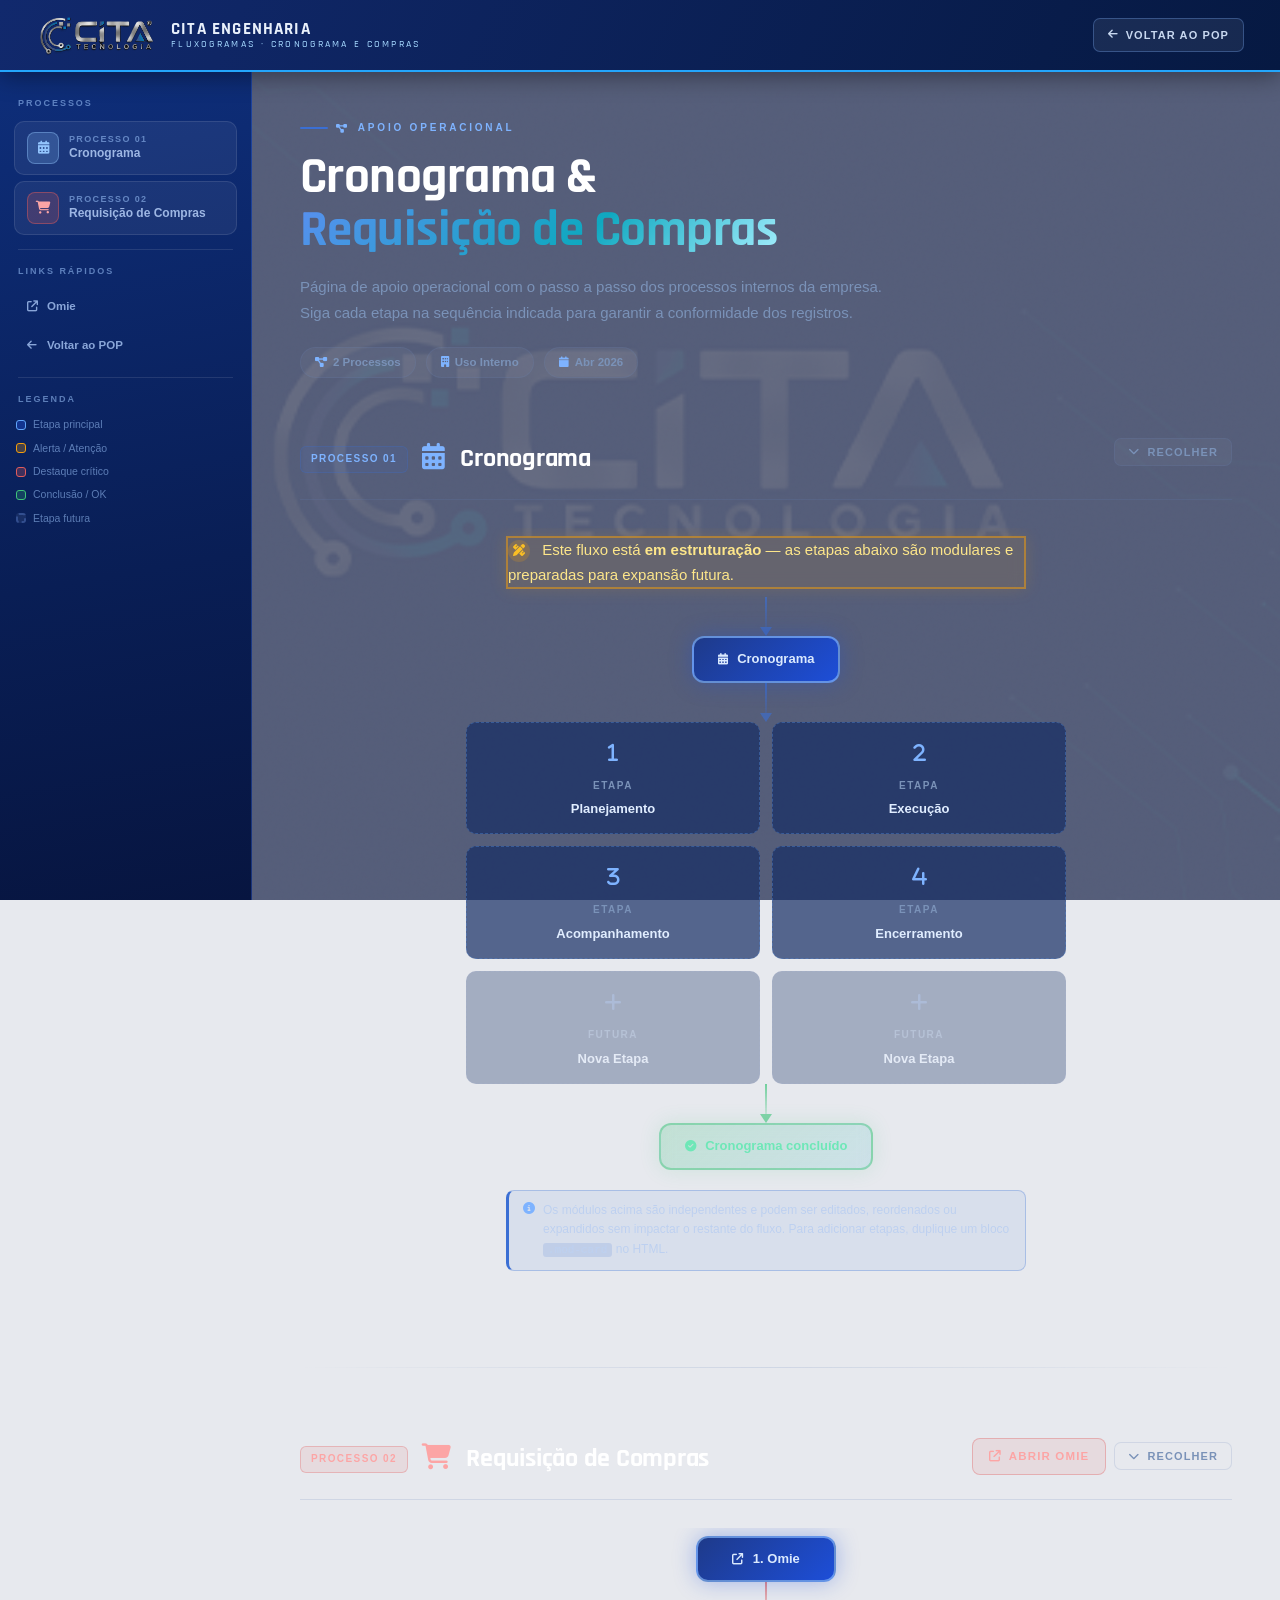
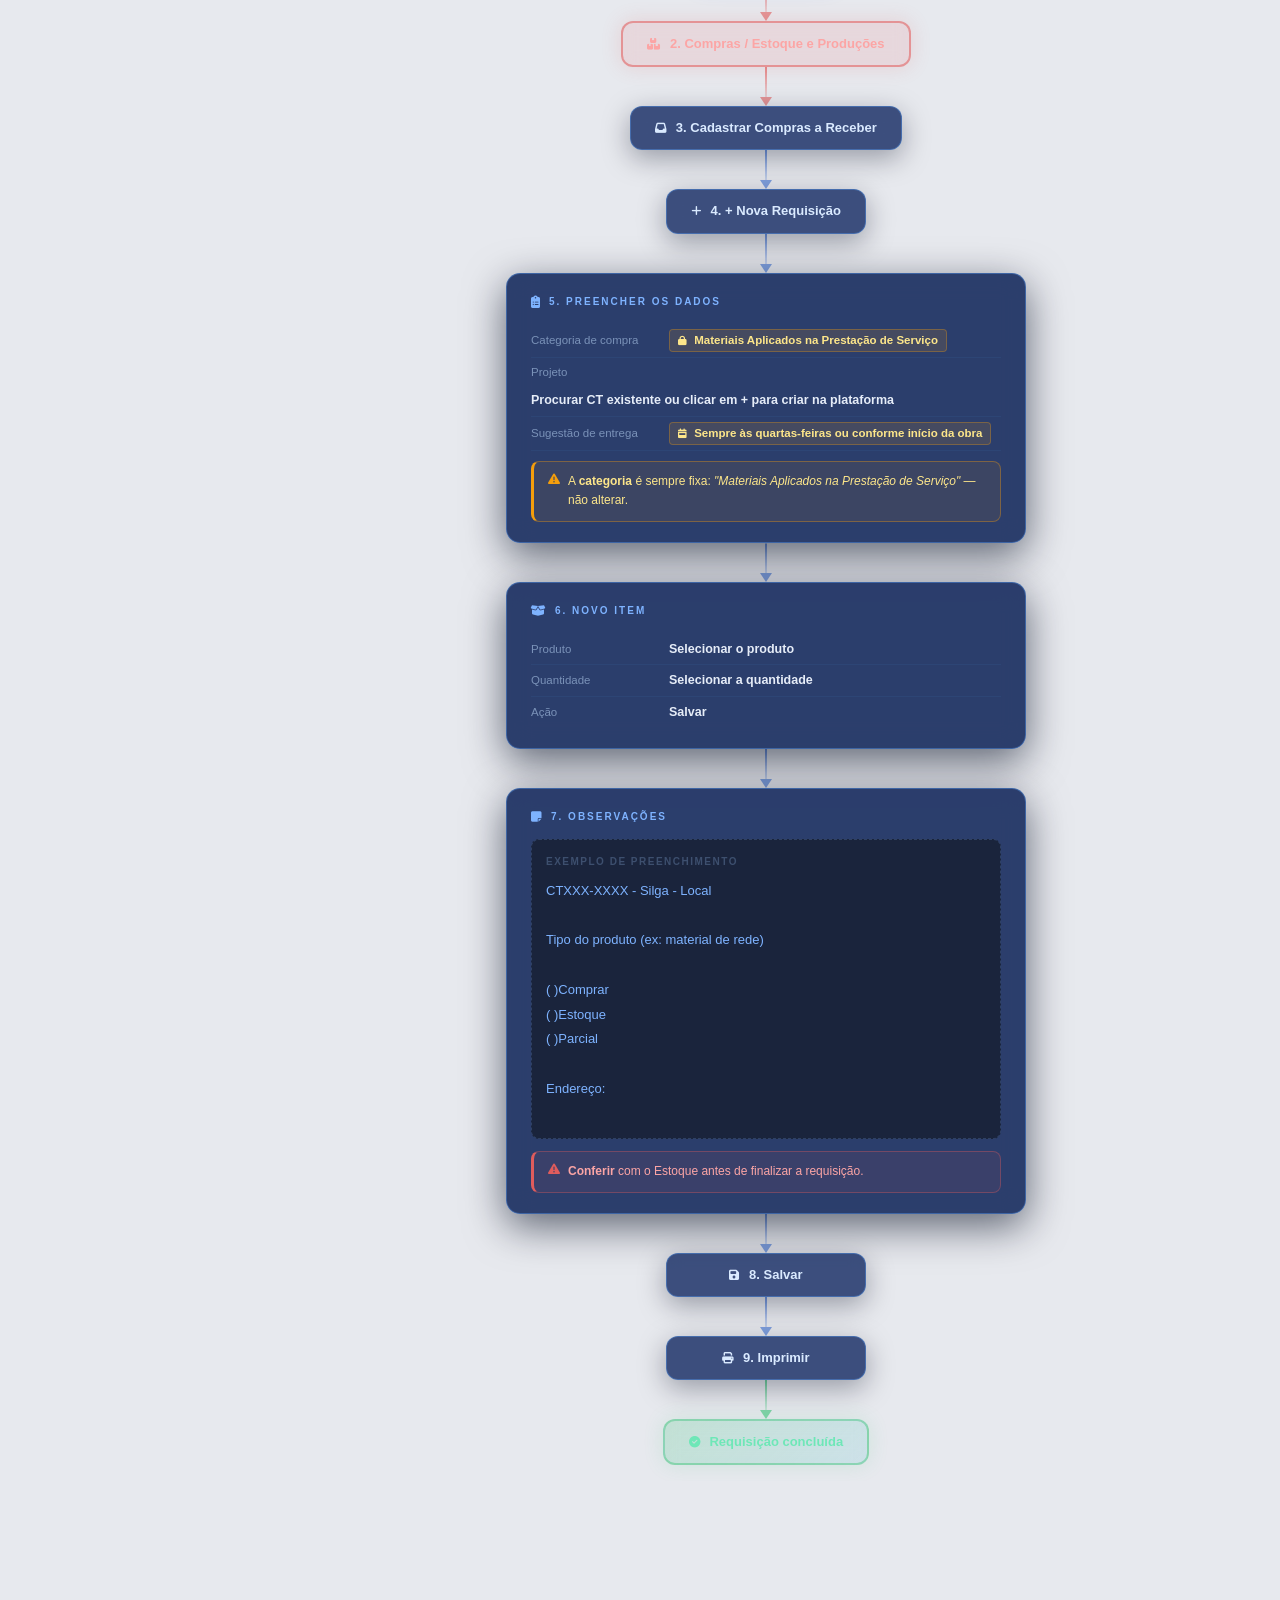
<file: fluxoCronoCompras.html>
<!DOCTYPE html>
<html lang="pt-BR">
<head>
<!-- ============================================================
     FLUXOGRAMAS — CRONOGRAMA E REQUISIÇÃO DE COMPRAS
     Parte do POP · Projetos — CITA Engenharia
     Versão: 1.0 | Abril 2026
     ============================================================ -->
<meta charset="UTF-8">
<meta name="viewport" content="width=device-width, initial-scale=1.0">
<meta name="description" content="Fluxogramas de processos internos — Cronograma e Requisição de Compras.">
<link rel="preconnect" href="https://fonts.googleapis.com">
<link rel="preconnect" href="https://fonts.gstatic.com" crossorigin>
<link href="https://fonts.googleapis.com/css2?family=Rajdhani:wght@500;700;800&display=swap" rel="stylesheet">
<link rel="stylesheet" href="https://cdnjs.cloudflare.com/ajax/libs/font-awesome/6.5.1/css/all.min.css">
<title>Fluxogramas · Cronograma e Compras</title>

<!-- ============================================================
     ESTILOS — idênticos ao fluxoDocs.html
     ============================================================ -->
<style>
/* ── VARIÁVEIS GLOBAIS ── */
:root {
  --bg:          #0d1117;
  --bg2:         #111827;
  --card:        #161d2e;
  --border:      rgba(99,130,185,0.18);
  --blue:        #3b6fd4;
  --blue-bright: #5a8ff0;
  --blue-glow:   #7eb3ff;
  --teal:        #0fa8c0;
  --gold:        #e8b84b;
  --green:       #3ec47a;
  --red:         #e05c5c;
  --amber:       #f59e0b;
  --purple:      #9b7fe8;
  --text:        #e6edf8;
  --muted:       #7a92b8;
  --dim:         #3d4f6e;
  --arrow-color: rgba(59,111,212,.6);
}

/* ── RESET ── */
*, *::before, *::after { margin:0; padding:0; box-sizing:border-box; }
html { scroll-behavior:smooth; font-size:15px; }

/* ── PAGE TRANSITION VEIL ── */
#page-veil {
  position: fixed;
  inset: 0;
  background: #030816;
  opacity: 1;
  transition: opacity 0.35s ease;
  z-index: 9999;
  pointer-events: none;
}
#page-veil.hidden { opacity: 0; }

/* ── BODY / BACKGROUND ── */
body {
  background-color: #e7e9ee;
  background-image: url('IMAGEM_FUNDO.jpg');
  background-size: cover;
  background-position: center;
  background-attachment: fixed;
  background-blend-mode: overlay;
  color: var(--text);
  font-family: Arial, Helvetica, sans-serif;
  line-height: 1.65;
  overflow-x: hidden;
}

body::after {
  content:'';
  position:fixed;
  inset:0;
  background:rgba(10,20,55,0.62);
  pointer-events:none;
  z-index:0;
}

body::before {
  content:'';
  position:fixed;
  inset:0;
  background-image:url("data:image/svg+xml,%3Csvg viewBox='0 0 256 256' xmlns='http://www.w3.org/2000/svg'%3E%3Cfilter id='n'%3E%3CfeTurbulence type='fractalNoise' baseFrequency='0.9' numOctaves='4' stitchTiles='stitch'/%3E%3C/filter%3E%3Crect width='100%25' height='100%25' filter='url(%23n)' opacity='0.04'/%3E%3C/svg%3E");
  pointer-events:none;
  z-index:0;
  opacity:.6;
}

/* ============================================================
   CABEÇALHO
   ============================================================ */
header {
  position:fixed;
  top:0; left:0; right:0;
  z-index:200;
  height:72px;
  padding:0 36px;
  display:flex;
  align-items:center;
  justify-content:space-between;
  background:linear-gradient(115deg,#11296d,#061942);
  box-shadow:0 4px 24px rgba(0,0,0,0.4);
  border-bottom:2px solid #23a6fc;
}

.logo-area {
  display:flex;
  align-items:center;
  gap:14px;
}

.logo-img {
  height:44px;
  width:auto;
  object-fit:contain;
}

.logo-text {
  font-family:'Rajdhani',sans-serif;
  font-weight:800;
  font-size:17px;
  color:#e8f0fb;
  letter-spacing:.07em;
  line-height:1.15;
}
.logo-text span {
  display:block;
  font-size:9.5px;
  letter-spacing:.24em;
  color:#a5d8ff;
  font-weight:500;
}

.header-right {
  display:flex;
  align-items:center;
  gap:10px;
}

.btn-header {
  display:inline-flex;
  align-items:center;
  gap:7px;
  font-size:11px;
  font-weight:700;
  text-transform:uppercase;
  letter-spacing:.1em;
  color:#c8d8f0;
  text-decoration:none;
  padding:7px 14px;
  border-radius:7px;
  border:1px solid rgba(126,179,255,.3);
  background:rgba(255,255,255,0.07);
  cursor:pointer;
  transition:background .22s, color .22s, transform .22s;
  white-space:nowrap;
}
.btn-header:hover {
  background:rgba(173,216,230,0.9);
  color:#000;
  transform:translateY(-2px);
}

.menu-toggle {
  display:none;
  color:#dbe8ff;
  border:1px solid rgba(255,255,255,0.25);
  background:rgba(255,255,255,0.08);
  padding:8px 11px;
  border-radius:8px;
  cursor:pointer;
  font-size:18px;
}
.menu-toggle:hover { background:rgba(173,216,230,0.85); color:#000; }

/* ============================================================
   NAVEGAÇÃO LATERAL
   ============================================================ */
.layout {
  display:flex;
  position:relative;
  z-index:1;
  padding-top:72px;
}

aside.sidebar {
  position:sticky;
  top:72px;
  width:252px;
  flex-shrink:0;
  height:calc(100vh - 72px);
  overflow-y:auto;
  padding:24px 14px 48px;
  border-right:1px solid rgba(60,110,230,0.35);
  background:linear-gradient(170deg, #0e2e7a 0%, #091e55 60%, #071540 100%);
  scrollbar-width:thin;
  scrollbar-color:rgba(90,140,255,0.4) transparent;
}
aside.sidebar::-webkit-scrollbar { width:4px; }
aside.sidebar::-webkit-scrollbar-thumb { background:rgba(90,140,255,0.4); border-radius:4px; }

.nav-label {
  font-size:9px;
  font-weight:700;
  letter-spacing:.22em;
  text-transform:uppercase;
  color:rgba(160,200,255,0.55);
  margin-bottom:10px;
  padding-left:4px;
}

.nav-proc {
  display:flex;
  flex-direction:column;
  gap:6px;
  margin-bottom:4px;
}

.nav-proc-btn {
  display:flex;
  align-items:center;
  gap:10px;
  padding:10px 12px;
  border-radius:10px;
  border:1px solid rgba(255,255,255,0.1);
  background:rgba(255,255,255,0.06);
  color:rgba(190,215,255,0.8);
  text-decoration:none;
  transition:all .22s;
}
.nav-proc-btn:hover {
  background:rgba(255,255,255,0.18);
  border-color:rgba(255,255,255,0.4);
  color:#fff;
  transform:translateX(4px);
  box-shadow:0 4px 18px rgba(0,0,0,0.25);
}
.nav-proc-btn.active {
  background:rgba(255,255,255,0.22);
  border-color:rgba(147,197,253,0.7);
  color:#fff;
  transform:translateX(4px);
  box-shadow:0 0 0 2px rgba(147,197,253,0.2), 0 4px 18px rgba(0,0,0,0.25);
}
.nav-proc-icon {
  display:flex;
  align-items:center;
  justify-content:center;
  width:32px; height:32px;
  border-radius:8px;
  flex-shrink:0;
  font-size:13px;
}
.nav-proc-icon.c1 { background:rgba(147,197,253,0.2); border:1px solid rgba(147,197,253,0.4); color:#93c5fd; }
.nav-proc-icon.c2 { background:rgba(224,92,92,0.2);   border:1px solid rgba(224,92,92,0.45);  color:#fca5a5; }

.nav-proc-btn:hover .nav-proc-icon.c1,
.nav-proc-btn.active .nav-proc-icon.c1 { background:rgba(147,197,253,0.3); border-color:rgba(147,197,253,0.7); }
.nav-proc-btn:hover .nav-proc-icon.c2,
.nav-proc-btn.active .nav-proc-icon.c2 { background:rgba(224,92,92,0.3);   border-color:rgba(224,92,92,0.7); }

.nav-proc-info { display:flex; flex-direction:column; min-width:0; }
.nav-proc-num  { font-size:9px; font-weight:700; letter-spacing:.15em; text-transform:uppercase; color:rgba(160,200,255,0.55); line-height:1; margin-bottom:2px; }
.nav-proc-name { font-size:12px; font-weight:700; color:inherit; line-height:1.2; }

.nav-links {
  display:flex;
  flex-direction:column;
  gap:4px;
}

.nav-link-item {
  display:flex;
  align-items:center;
  gap:8px;
  padding:7px 10px;
  border-radius:8px;
  font-size:11.5px;
  font-weight:600;
  color:rgba(180,210,255,0.75);
  text-decoration:none;
  transition:background .18s, color .18s, border-color .18s;
  border:1px solid transparent;
}
.nav-link-item i { font-size:11px; width:14px; text-align:center; flex-shrink:0; }
.nav-link-item:hover {
  background:rgba(255,255,255,0.14);
  color:#fff;
  border-color:rgba(255,255,255,0.25);
}
.nav-link-item.red:hover { background:rgba(224,92,92,0.2); color:#fca5a5; border-color:rgba(224,92,92,0.4); }

.nav-divider {
  height:1px;
  background:rgba(255,255,255,0.1);
  margin:14px 4px;
}

.nav-legend { display:flex; flex-direction:column; gap:6px; padding:0 2px; }
.nav-legend-item { display:flex; align-items:center; gap:7px; font-size:10.5px; color:rgba(160,200,255,0.55); }
.nav-legend-dot  { width:10px; height:10px; border-radius:3px; flex-shrink:0; }

/* ============================================================
   CONTEÚDO PRINCIPAL
   ============================================================ */
main {
  flex:1;
  min-width:0;
  padding:48px 48px 100px;
}

.page-intro {
  margin-bottom:60px;
  opacity:0;
  transform:translateY(20px);
  animation:fadeUp .65s ease .1s forwards;
}

.eyebrow {
  font-size:10px;
  font-weight:700;
  letter-spacing:.28em;
  text-transform:uppercase;
  color:var(--blue-glow);
  margin-bottom:14px;
  display:flex;
  align-items:center;
  gap:8px;
}
.eyebrow::before {
  content:'';
  display:inline-block;
  width:28px; height:2px;
  background:var(--blue);
  border-radius:2px;
}

.page-title {
  font-family:'Rajdhani',sans-serif;
  font-size:clamp(30px,4vw,52px);
  font-weight:800;
  color:#fff;
  letter-spacing:-.01em;
  line-height:1.05;
  margin-bottom:16px;
}
.page-title .accent {
  background:linear-gradient(135deg,var(--blue-bright) 0%,var(--teal) 60%,#a8f0ff 100%);
  -webkit-background-clip:text;
  -webkit-text-fill-color:transparent;
  background-clip:text;
}

.page-desc {
  font-size:15px;
  color:var(--muted);
  max-width:600px;
  line-height:1.7;
}

.meta-row { display:flex; flex-wrap:wrap; gap:10px; margin-top:22px; }
.meta-badge {
  display:inline-flex;
  align-items:center;
  gap:6px;
  font-size:11.5px;
  font-weight:600;
  color:var(--muted);
  background:rgba(255,255,255,0.04);
  border:1px solid var(--border);
  border-radius:100px;
  padding:5px 14px;
}
.meta-badge i { color:var(--blue-glow); font-size:11px; }

/* ── SEÇÃO ── */
.sec {
  margin-bottom:80px;
  opacity:0;
  transform:translateY(28px);
  transition:opacity .55s ease, transform .55s ease;
  scroll-margin-top:90px;
}
.sec.vis { opacity:1; transform:none; }

.sec-header {
  display:flex;
  align-items:flex-start;
  justify-content:space-between;
  gap:16px;
  margin-bottom:28px;
  padding-bottom:18px;
  border-bottom:1px solid var(--border);
  flex-wrap:wrap;
}

.sec-title-wrap { display:flex; align-items:center; gap:14px; flex-wrap:wrap; }

.sec-num {
  font-size:10px;
  font-weight:700;
  letter-spacing:.14em;
  color:var(--blue-glow);
  background:rgba(59,111,212,0.1);
  border:1px solid rgba(59,111,212,0.25);
  border-radius:6px;
  padding:4px 10px;
  white-space:nowrap;
}

.sec-title {
  font-family:'Rajdhani',sans-serif;
  font-size:26px;
  font-weight:800;
  color:#fff;
  letter-spacing:-.01em;
}

.sec-actions { display:flex; align-items:center; gap:8px; flex-wrap:wrap; }

.btn-open {
  display:inline-flex;
  align-items:center;
  gap:7px;
  font-size:11.5px;
  font-weight:700;
  text-transform:uppercase;
  letter-spacing:.1em;
  color:var(--blue-glow);
  text-decoration:none;
  padding:8px 16px;
  border-radius:8px;
  border:1px solid rgba(126,179,255,0.3);
  background:rgba(59,111,212,0.1);
  transition:all .22s;
  white-space:nowrap;
}
.btn-open:hover {
  background:rgba(59,111,212,0.25);
  border-color:var(--blue-glow);
  transform:translateY(-2px);
  box-shadow:0 6px 18px rgba(59,111,212,0.25);
}
.btn-open.red {
  color:#fca5a5;
  border-color:rgba(224,92,92,0.35);
  background:rgba(224,92,92,0.1);
}
.btn-open.red:hover {
  background:rgba(224,92,92,0.22);
  border-color:#fca5a5;
  box-shadow:0 6px 18px rgba(224,92,92,0.2);
}

.btn-toggle {
  display:inline-flex;
  align-items:center;
  gap:7px;
  font-size:11px;
  font-weight:700;
  text-transform:uppercase;
  letter-spacing:.1em;
  color:var(--muted);
  padding:7px 13px;
  border-radius:7px;
  border:1px solid var(--border);
  background:rgba(255,255,255,0.04);
  cursor:pointer;
  transition:all .22s;
}
.btn-toggle:hover { background:rgba(255,255,255,0.08); color:var(--text); }
.btn-toggle i { transition:transform .3s; }
.btn-toggle.collapsed i { transform:rotate(-90deg); }

/* ── FLUXOGRAMA WRAPPER ── */
.flow-wrap {
  overflow:hidden;
  transition:max-height .4s ease, opacity .4s ease;
  max-height:9999px;
  opacity:1;
}
.flow-wrap.collapsed { max-height:0; opacity:0; }

/* ============================================================
   COMPONENTES DO FLUXOGRAMA
   ============================================================ */
.flowchart {
  display:flex;
  flex-direction:column;
  align-items:center;
  width:100%;
  padding:8px 0 16px;
}

/* ── NÓS BASE ── */
.fn {
  position:relative;
  border-radius:12px;
  font-size:13px;
  font-weight:600;
  font-family:Arial,Helvetica,sans-serif;
  text-align:center;
  line-height:1.4;
  transition:transform .22s, box-shadow .22s;
  padding:12px 24px;
  min-width:200px;
  max-width:340px;
}
.fn:hover { transform:scale(1.03); filter:brightness(1.1); }
.fn i { margin-right:6px; font-size:.88em; vertical-align:middle; }

.fn-start {
  background:linear-gradient(135deg,#1e3a8a,#1d4ed8);
  border:2px solid rgba(147,197,253,0.6);
  color:#dbeafe;
  box-shadow:0 0 22px rgba(29,78,216,0.35);
  min-width:140px;
}
.fn-action {
  background:rgba(22,45,100,0.82);
  backdrop-filter:blur(8px);
  border:1px solid rgba(80,140,220,0.5);
  color:#daeaff;
  box-shadow:0 8px 28px rgba(0,10,30,0.35);
}
.fn-end {
  background:linear-gradient(135deg,rgba(62,196,122,.22),rgba(15,168,192,.12));
  backdrop-filter:blur(8px);
  border:2px solid rgba(62,196,122,0.45);
  color:#6ee7b7;
  box-shadow:0 0 20px rgba(62,196,122,0.15);
}
.fn-alert {
  background:rgba(245,158,11,0.1);
  backdrop-filter:blur(8px);
  border:2px solid rgba(245,158,11,0.5);
  color:#fde68a;
  box-shadow:0 0 16px rgba(245,158,11,0.15);
  max-width:460px;
  animation:pulse 2.4s ease infinite;
}
.fn-alert .alert-icon {
  display:inline-flex;
  align-items:center;
  justify-content:center;
  width:22px; height:22px;
  background:rgba(245,158,11,0.2);
  border-radius:50%;
  margin-right:8px;
  font-size:12px;
  color:#fbbf24;
  flex-shrink:0;
  vertical-align:middle;
}
.fn-danger {
  background:rgba(224,92,92,0.12);
  backdrop-filter:blur(8px);
  border:2px solid rgba(224,92,92,0.55);
  color:#fca5a5;
  box-shadow:0 0 20px rgba(224,92,92,0.18);
  max-width:460px;
}
.fn-path {
  background:rgba(15,168,192,0.08);
  backdrop-filter:blur(8px);
  border:2px solid rgba(15,168,192,0.4);
  color:#67e8f9;
  box-shadow:0 0 16px rgba(15,168,192,0.12);
  max-width:520px;
  font-family:'Courier New',monospace;
  font-size:12px;
  word-break:break-all;
  text-align:left;
}
.fn-path .path-label {
  display:block;
  font-family:Arial,Helvetica,sans-serif;
  font-size:10px;
  letter-spacing:.15em;
  text-transform:uppercase;
  color:var(--teal);
  margin-bottom:6px;
  font-weight:700;
}
.fn-sub {
  background:rgba(155,127,232,0.1);
  backdrop-filter:blur(8px);
  border:1px solid rgba(155,127,232,0.4);
  color:#c4b5fd;
  font-size:12px;
  max-width:280px;
}

/* Placeholder de etapa futura */
.fn-placeholder {
  background:rgba(60,80,130,0.25);
  backdrop-filter:blur(8px);
  border:2px dashed rgba(100,140,220,0.35);
  color:rgba(180,210,255,0.45);
  font-size:12px;
  max-width:280px;
  font-style:italic;
}

/* Card formulário */
.fn-form {
  background:rgba(18,38,90,0.88);
  backdrop-filter:blur(12px);
  border:1px solid rgba(80,140,220,0.5);
  border-radius:14px;
  padding:20px 24px;
  max-width:500px;
  width:100%;
  box-shadow:0 12px 40px rgba(0,10,30,0.6);
  text-align:left;
}
.fn-form .form-title {
  font-size:10px;
  font-weight:700;
  letter-spacing:.2em;
  text-transform:uppercase;
  color:var(--blue-glow);
  margin-bottom:14px;
  display:flex;
  align-items:center;
  gap:7px;
}
.fn-form .form-title i { font-size:12px; }

.field-row {
  display:flex;
  align-items:baseline;
  gap:8px;
  padding:5px 0;
  border-bottom:1px solid rgba(60,120,180,0.12);
  font-size:12.5px;
  flex-wrap:wrap;
}
.field-row:last-child { border-bottom:none; }
.field-label { color:var(--muted); font-size:11.5px; min-width:130px; flex-shrink:0; }
.field-val   { color:var(--text); font-weight:600; }
.field-val.warn {
  color:#fde68a;
  background:rgba(245,158,11,0.12);
  border:1px solid rgba(245,158,11,0.3);
  border-radius:4px;
  padding:1px 8px;
  font-size:11.5px;
}
.field-val.danger {
  color:#fca5a5;
  background:rgba(224,92,92,0.1);
  border:1px solid rgba(224,92,92,0.3);
  border-radius:4px;
  padding:1px 8px;
  font-size:11.5px;
}

/* Link inline */
.field-link {
  color:var(--blue-glow);
  text-decoration:none;
  border-bottom:1px dashed rgba(126,179,255,.4);
  font-size:11.5px;
  font-weight:600;
  transition:.18s;
}
.field-link:hover { color:#a8d4ff; border-bottom-color:var(--blue-glow); }
.field-link i { font-size:.8em; margin-left:3px; }

/* Checklist items */
.check-row {
  display:flex;
  align-items:center;
  gap:8px;
  padding:4px 0;
  font-size:12.5px;
  color:var(--text);
}
.check-box {
  width:14px; height:14px;
  border:1.5px solid rgba(100,140,220,0.5);
  border-radius:3px;
  flex-shrink:0;
  display:inline-block;
}

/* Cards de observação */
.obs-card {
  background:rgba(245,158,11,0.08);
  border:1px solid rgba(245,158,11,0.35);
  border-left:3px solid #f59e0b;
  border-radius:8px;
  padding:10px 14px;
  margin-top:10px;
  font-size:12px;
  color:#fde68a;
  display:flex;
  align-items:flex-start;
  gap:8px;
}
.obs-card i { color:#f59e0b; margin-top:1px; flex-shrink:0; }

.obs-card.red {
  background:rgba(224,92,92,0.08);
  border-color:rgba(224,92,92,0.35);
  border-left-color:#e05c5c;
  color:#fca5a5;
}
.obs-card.red i { color:#e05c5c; }

.info-card {
  background:rgba(59,111,212,0.08);
  border:1px solid rgba(59,111,212,0.3);
  border-left:3px solid var(--blue);
  border-radius:8px;
  padding:10px 14px;
  margin-top:10px;
  font-size:12px;
  color:#bdd0f0;
  display:flex;
  align-items:flex-start;
  gap:8px;
}
.info-card i { color:var(--blue-glow); margin-top:1px; flex-shrink:0; }

/* ── SETAS ── */
.arrow { display:flex; flex-direction:column; align-items:center; flex-shrink:0; }
.arrow-line { width:2px; height:30px; background:linear-gradient(to bottom,rgba(59,111,212,.7),rgba(59,111,212,.2)); }
.arrow-head { width:0; height:0; border-left:6px solid transparent; border-right:6px solid transparent; border-top:9px solid rgba(59,111,212,.6); }
.arrow-sm .arrow-line { height:18px; }
.arrow-teal .arrow-line { background:linear-gradient(to bottom,rgba(15,168,192,.7),rgba(15,168,192,.2)); }
.arrow-teal .arrow-head { border-top-color:rgba(15,168,192,.6); }
.arrow-green .arrow-line { background:linear-gradient(to bottom,rgba(62,196,122,.7),rgba(62,196,122,.2)); }
.arrow-green .arrow-head { border-top-color:rgba(62,196,122,.6); }
.arrow-red .arrow-line { background:linear-gradient(to bottom,rgba(224,92,92,.7),rgba(224,92,92,.2)); }
.arrow-red .arrow-head { border-top-color:rgba(224,92,92,.6); }

/* ── BLOCO MODULAR (Cronograma) ── */
.mod-grid {
  display:grid;
  grid-template-columns: repeat(auto-fill, minmax(200px,1fr));
  gap:12px;
  width:100%;
  max-width:600px;
}
.mod-card {
  background:rgba(22,45,100,0.7);
  border:1px dashed rgba(80,140,220,0.4);
  border-radius:10px;
  padding:14px 16px;
  font-size:12.5px;
  color:#daeaff;
  text-align:center;
  transition:border-color .2s, background .2s;
}
.mod-card:hover { border-color:rgba(126,179,255,0.6); background:rgba(30,60,130,0.8); }
.mod-card .mod-icon { font-size:20px; color:var(--blue-glow); margin-bottom:8px; }
.mod-card .mod-label { font-size:10px; font-weight:700; letter-spacing:.15em; text-transform:uppercase; color:var(--muted); margin-bottom:4px; }
.mod-card .mod-title { font-size:13px; font-weight:700; color:#e0edff; }
.mod-card.future {
  opacity:0.45;
  border-style:dashed;
  border-color:rgba(80,120,180,0.25);
}
.mod-card.future .mod-icon { color:rgba(126,179,255,0.4); }

/* ── BLOCO DE SUBDIVISÃO ── */
.sub-block {
  width:100%; max-width:600px;
  background:rgba(70,40,153,0.692);
  border:1px solid rgba(155,127,232,0.788);
  border-radius:14px;
  padding:20px 20px 8px;
  position:relative;
}
.sub-block-label {
  position:absolute; top:-11px; left:20px;
  font-size:10px; font-weight:700; letter-spacing:.2em; text-transform:uppercase;
  color:#c4b5fd;
  background:rgba(90,44,218,0.74);
  border:1px solid rgba(155,127,232,0.3);
  border-radius:20px;
  padding:2px 12px;
}

/* ── SEPARADOR ── */
.section-sep {
  height:1px;
  background:linear-gradient(90deg,transparent,var(--border),transparent);
  margin:70px 0;
}

/* ── ANIMAÇÕES ── */
@keyframes fadeUp {
  from { opacity:0; transform:translateY(22px); }
  to   { opacity:1; transform:translateY(0); }
}
@keyframes pulse {
  0%,100% { box-shadow:0 0 0 0 rgba(245,158,11,0.35); }
  50%      { box-shadow:0 0 0 7px rgba(245,158,11,0); }
}

/* ── RESPONSIVIDADE ── */
@media (max-width: 900px) {
  aside.sidebar { display:none; }
  .layout { padding-top: 72px; }
  main { padding: 32px 20px 80px; }
  .page-title { font-size: 26px; }
  .menu-toggle { display:flex; }
  .header-right .btn-header { display:none; }
  header { padding: 0 18px; }
  .fn { max-width: 90vw; min-width: min(160px, 80vw); }
  .fn-form, .fn-alert, .fn-path, .sub-block { max-width: 92vw; }
  .mod-grid { grid-template-columns: 1fr 1fr; }
  .sec { margin-bottom: 60px; }
  .sec-head { gap: 12px; margin-bottom: 28px; }
}

@media (max-width: 600px) {
  header { padding: 0 12px; height: 60px; }
  .layout { padding-top: 60px; }
  main { padding: 24px 14px 70px; }
  .page-title { font-size: 22px; }
  .page-desc { font-size: 13.5px; }
  .eyebrow { font-size: 9px; letter-spacing: .22em; }
  .fn { max-width: 95vw; min-width: min(140px, 80vw); font-size: 12px; padding: 10px 14px; }
  .fn-form, .fn-alert, .fn-path, .sub-block { max-width: 96vw; }
  .mod-grid { grid-template-columns: 1fr; }
  .sec-titulo, .sec-title { font-size: 16px; }
  .sec { margin-bottom: 48px; }
  .dcard { padding: 14px; }
  .meta-row { gap: 6px; }
}

@media (max-width: 400px) {
  main { padding: 20px 10px 60px; }
  .fn { font-size: 11px; padding: 9px 12px; }
  .page-title { font-size: 19px; }
}

/* ── SIDEBAR MOBILE ── */
.sidebar-mobile { display:none; position:fixed; inset:0; z-index:400; }
.sidebar-mobile.open { display:block; }
.sidebar-backdrop { position:absolute; inset:0; background:rgba(0,0,0,0.6); backdrop-filter:blur(4px); }
.sidebar-panel {
  position:absolute; top:0; left:0; bottom:0;
  width:272px;
  background:linear-gradient(170deg, #0e2e7a 0%, #091e55 60%, #071540 100%);
  border-right:1px solid rgba(60,110,230,0.35);
  padding:18px 14px 40px;
  overflow-y:auto;
}
.sidebar-close { display:flex; justify-content:flex-end; margin-bottom:16px; }
.sidebar-close button {
  background:rgba(255,255,255,0.1); border:1px solid rgba(255,255,255,0.2); color:rgba(200,225,255,0.8);
  padding:6px 10px; border-radius:6px; cursor:pointer; font-size:14px; transition:.18s;
}
.sidebar-close button:hover { background:rgba(255,255,255,0.2); color:#fff; }
</style>
</head>

<body>

<div id="page-veil"></div>

<!-- ============================================================
     CABEÇALHO
     ============================================================ -->
<header role="banner">
  <div class="logo-area">
    <img src="NOVA_LOGO.png" alt="Logo CITA" class="logo-img" onerror="this.style.display='none'">
    <div class="logo-text">
      CITA ENGENHARIA
      <span>FLUXOGRAMAS · CRONOGRAMA E COMPRAS</span>
    </div>
  </div>

  <div class="header-right">
    <a href="https://popprojetoscita.github.io/" class="btn-header">
      <i class="fa-solid fa-arrow-left"></i> Voltar ao POP
    </a>
    <button class="menu-toggle" onclick="openMobileMenu()" aria-label="Abrir menu">
      <i class="fa-solid fa-bars"></i>
    </button>
  </div>
</header>

<!-- ============================================================
     SIDEBAR MOBILE OVERLAY
     ============================================================ -->
<div class="sidebar-mobile" id="sidebar-mobile" role="dialog" aria-label="Menu de navegação">
  <div class="sidebar-backdrop" onclick="closeMobileMenu()"></div>
  <div class="sidebar-panel">
    <div class="sidebar-close">
      <button onclick="closeMobileMenu()"><i class="fa-solid fa-xmark"></i></button>
    </div>

    <p class="nav-label">Processos</p>
    <div class="nav-proc" style="margin-bottom:16px;">
      <a href="#fluxo1" class="nav-proc-btn" onclick="closeMobileMenu()">
        <div class="nav-proc-icon c1"><i class="fa-solid fa-calendar-days"></i></div>
        <div class="nav-proc-info">
          <span class="nav-proc-num">Processo 01</span>
          <span class="nav-proc-name">Cronograma</span>
        </div>
      </a>
      <a href="#fluxo2" class="nav-proc-btn" onclick="closeMobileMenu()">
        <div class="nav-proc-icon c2"><i class="fa-solid fa-cart-shopping"></i></div>
        <div class="nav-proc-info">
          <span class="nav-proc-num">Processo 02</span>
          <span class="nav-proc-name">Requisição de Compras</span>
        </div>
      </a>
    </div>

    <div class="nav-divider"></div>
    <p class="nav-label">Links Rápidos</p>
    <div class="nav-links">
      <a href="https://app.omie.com.br/gestao/cita-0vhxc5ik/" class="nav-link-item red" target="_blank" rel="noopener">
        <i class="fa-solid fa-arrow-up-right-from-square"></i> Omie
      </a>
      <a href="https://popprojetoscita.github.io/" class="nav-link-item">
        <i class="fa-solid fa-arrow-left"></i> Voltar ao POP
      </a>
    </div>
  </div>
</div>

<!-- ============================================================
     LAYOUT GERAL
     ============================================================ -->
<div class="layout">

  <!-- ============================================================
       NAVEGAÇÃO — sidebar fixa (desktop)
       ============================================================ -->
  <aside class="sidebar" role="navigation" aria-label="Navegação de processos">

    <p class="nav-label">Processos</p>
    <div class="nav-proc">
      <a href="#fluxo1" class="nav-proc-btn" id="navbtn-fluxo1">
        <div class="nav-proc-icon c1"><i class="fa-solid fa-calendar-days"></i></div>
        <div class="nav-proc-info">
          <span class="nav-proc-num">Processo 01</span>
          <span class="nav-proc-name">Cronograma</span>
        </div>
      </a>
      <a href="#fluxo2" class="nav-proc-btn" id="navbtn-fluxo2">
        <div class="nav-proc-icon c2"><i class="fa-solid fa-cart-shopping"></i></div>
        <div class="nav-proc-info">
          <span class="nav-proc-num">Processo 02</span>
          <span class="nav-proc-name">Requisição de Compras</span>
        </div>
      </a>
    </div>

    <div class="nav-divider"></div>

    <p class="nav-label">Links Rápidos</p>
    <div class="nav-links">
      <a href="https://app.omie.com.br/gestao/cita-0vhxc5ik/"
         class="nav-link-item red" target="_blank" rel="noopener" title="Abrir Omie">
        <i class="fa-solid fa-arrow-up-right-from-square"></i> Omie
      </a>
      <a href="https://popprojetoscita.github.io/" class="nav-link-item">
        <i class="fa-solid fa-arrow-left"></i> Voltar ao POP
      </a>
    </div>

    <div class="nav-divider"></div>

    <p class="nav-label">Legenda</p>
    <div class="nav-legend">
      <div class="nav-legend-item">
        <div class="nav-legend-dot" style="background:rgba(29,78,216,0.4);border:1px solid #60a5fa;"></div>
        Etapa principal
      </div>
      <div class="nav-legend-item">
        <div class="nav-legend-dot" style="background:rgba(245,158,11,0.25);border:1px solid #f59e0b;"></div>
        Alerta / Atenção
      </div>
      <div class="nav-legend-item">
        <div class="nav-legend-dot" style="background:rgba(224,92,92,0.25);border:1px solid #e05c5c;"></div>
        Destaque crítico
      </div>
      <div class="nav-legend-item">
        <div class="nav-legend-dot" style="background:rgba(62,196,122,0.2);border:1px solid #3ec47a;"></div>
        Conclusão / OK
      </div>
      <div class="nav-legend-item">
        <div class="nav-legend-dot" style="background:rgba(60,80,130,0.3);border:2px dashed rgba(100,140,220,0.35);"></div>
        Etapa futura
      </div>
    </div>
  </aside>

  <!-- CONTEÚDO PRINCIPAL -->
  <main role="main">

    <!-- Intro -->
    <section class="page-intro" aria-labelledby="page-heading">
      <p class="eyebrow"><i class="fa-solid fa-diagram-project"></i> Apoio Operacional</p>
      <h1 class="page-title" id="page-heading">
        Cronograma &amp;<br><span class="accent">Requisição de Compras</span>
      </h1>
      <p class="page-desc">
        Página de apoio operacional com o passo a passo dos processos internos da empresa.
        Siga cada etapa na sequência indicada para garantir a conformidade dos registros.
      </p>
      <div class="meta-row">
        <span class="meta-badge"><i class="fa-solid fa-diagram-project"></i> 2 Processos</span>
        <span class="meta-badge"><i class="fa-solid fa-building"></i> Uso Interno</span>
        <span class="meta-badge"><i class="fa-solid fa-calendar"></i> Abr 2026</span>
      </div>
    </section>

    <!-- ============================================================
         FLUXOGRAMA 1 — CRONOGRAMA
         ============================================================ -->
    <section class="sec" id="fluxo1" aria-labelledby="title-fluxo1">

      <div class="sec-header">
        <div class="sec-title-wrap">
          <span class="sec-num">PROCESSO 01</span>
          <h2 class="sec-title" id="title-fluxo1">
            <i class="fa-solid fa-calendar-days" style="color:var(--blue-glow);margin-right:10px;"></i>
            Cronograma
          </h2>
        </div>
        <div class="sec-actions">
          <button class="btn-toggle" onclick="toggleFlow('flow1')" id="toggle-flow1" aria-expanded="true" aria-controls="flow1">
            <i class="fa-solid fa-chevron-down"></i>
            <span>Recolher</span>
          </button>
        </div>
      </div>

      <div class="flow-wrap" id="flow1">
        <div class="flowchart" role="list" aria-label="Etapas: Cronograma">

          <!-- Alerta: fluxo em construção -->
          <div class="fn-alert" role="note" style="max-width:520px;margin-bottom:8px;">
            <span class="alert-icon"><i class="fa-solid fa-pen-ruler"></i></span>
            <span>Este fluxo está <strong>em estruturação</strong> — as etapas abaixo são modulares e preparadas para expansão futura.</span>
          </div>

          <div class="arrow" aria-hidden="true"><div class="arrow-line"></div><div class="arrow-head"></div></div>

          <!-- Início -->
          <div class="fn fn-start" role="listitem">
            <i class="fa-solid fa-calendar-days"></i> Cronograma
          </div>

          <div class="arrow" aria-hidden="true"><div class="arrow-line"></div><div class="arrow-head"></div></div>

          <!-- Grid de módulos -->
          <div class="mod-grid" role="list" aria-label="Módulos do cronograma">
            <div class="mod-card" role="listitem">
              <div class="mod-icon"><i class="fa-solid fa-1"></i></div>
              <div class="mod-label">Etapa</div>
              <div class="mod-title">Planejamento</div>
            </div>
            <div class="mod-card" role="listitem">
              <div class="mod-icon"><i class="fa-solid fa-2"></i></div>
              <div class="mod-label">Etapa</div>
              <div class="mod-title">Execução</div>
            </div>
            <div class="mod-card" role="listitem">
              <div class="mod-icon"><i class="fa-solid fa-3"></i></div>
              <div class="mod-label">Etapa</div>
              <div class="mod-title">Acompanhamento</div>
            </div>
            <div class="mod-card" role="listitem">
              <div class="mod-icon"><i class="fa-solid fa-4"></i></div>
              <div class="mod-label">Etapa</div>
              <div class="mod-title">Encerramento</div>
            </div>
            <div class="mod-card future" role="listitem" aria-label="Etapa futura">
              <div class="mod-icon"><i class="fa-solid fa-plus"></i></div>
              <div class="mod-label">Futura</div>
              <div class="mod-title">Nova Etapa</div>
            </div>
            <div class="mod-card future" role="listitem" aria-label="Etapa futura">
              <div class="mod-icon"><i class="fa-solid fa-plus"></i></div>
              <div class="mod-label">Futura</div>
              <div class="mod-title">Nova Etapa</div>
            </div>
          </div>

          <div class="arrow arrow-green" aria-hidden="true"><div class="arrow-line"></div><div class="arrow-head"></div></div>

          <div class="fn fn-end" role="listitem">
            <i class="fa-solid fa-circle-check"></i> Cronograma concluído
          </div>

          <!-- Info card -->
          <div class="info-card" style="max-width:520px;margin-top:20px;" role="note">
            <i class="fa-solid fa-circle-info"></i>
            <span>Os módulos acima são independentes e podem ser editados, reordenados ou expandidos sem impactar o restante do fluxo. Para adicionar etapas, duplique um bloco <code style="font-size:11px;background:rgba(59,111,212,0.15);padding:1px 5px;border-radius:3px;">.mod-card</code> no HTML.</span>
          </div>

        </div>
      </div>
    </section>

    <div class="section-sep" aria-hidden="true"></div>

    <!-- ============================================================
         FLUXOGRAMA 2 — REQUISIÇÃO DE COMPRAS
         ============================================================ -->
    <section class="sec" id="fluxo2" aria-labelledby="title-fluxo2">

      <div class="sec-header">
        <div class="sec-title-wrap">
          <span class="sec-num" style="color:#fca5a5;background:rgba(224,92,92,0.1);border-color:rgba(224,92,92,0.3);">PROCESSO 02</span>
          <h2 class="sec-title" id="title-fluxo2">
            <i class="fa-solid fa-cart-shopping" style="color:#fca5a5;margin-right:10px;"></i>
            Requisição de Compras
          </h2>
        </div>
        <div class="sec-actions">
          <a href="https://app.omie.com.br/gestao/cita-0vhxc5ik/" class="btn-open red" target="_blank" rel="noopener">
            <i class="fa-solid fa-arrow-up-right-from-square"></i> Abrir Omie
          </a>
          <button class="btn-toggle" onclick="toggleFlow('flow2')" id="toggle-flow2" aria-expanded="true" aria-controls="flow2">
            <i class="fa-solid fa-chevron-down"></i>
            <span>Recolher</span>
          </button>
        </div>
      </div>

      <div class="flow-wrap" id="flow2">
        <div class="flowchart" role="list" aria-label="Etapas: Requisição de Compras">

          <!-- ETAPA 1 — Omie (com link) -->
          <a href="https://app.omie.com.br/gestao/cita-0vhxc5ik/" target="_blank" rel="noopener"
             class="fn fn-start" role="listitem" style="text-decoration:none;cursor:pointer;"
             title="Abrir Omie">
            <i class="fa-solid fa-arrow-up-right-from-square"></i> 1. Omie
          </a>

          <div class="arrow arrow-red" aria-hidden="true"><div class="arrow-line"></div><div class="arrow-head"></div></div>

          <!-- ETAPA 2 — Compras/Estoque — vermelho -->
          <div class="fn fn-danger" role="listitem" style="max-width:340px;">
            <i class="fa-solid fa-boxes-stacked"></i>
            2. Compras / Estoque e Produções
          </div>

          <div class="arrow arrow-red" aria-hidden="true"><div class="arrow-line"></div><div class="arrow-head"></div></div>

          <!-- ETAPA 3 -->
          <div class="fn fn-action" role="listitem">
            <i class="fa-solid fa-inbox"></i> 3. Cadastrar Compras a Receber
          </div>

          <div class="arrow" aria-hidden="true"><div class="arrow-line"></div><div class="arrow-head"></div></div>

          <!-- ETAPA 4 -->
          <div class="fn fn-action" role="listitem">
            <i class="fa-solid fa-plus"></i> 4. + Nova Requisição
          </div>

          <div class="arrow" aria-hidden="true"><div class="arrow-line"></div><div class="arrow-head"></div></div>

          <!-- ETAPA 5 — Preencher dados -->
          <div class="fn-form" role="listitem" style="max-width:520px;">
            <div class="form-title">
              <i class="fa-solid fa-clipboard-list"></i>
              5. Preencher os dados
            </div>

            <div class="field-row">
              <span class="field-label">Categoria de compra</span>
              <span class="field-val warn">
                <i class="fa-solid fa-lock" style="font-size:.85em;margin-right:4px;"></i>
                Materiais Aplicados na Prestação de Serviço
              </span>
            </div>
            <div class="field-row">
              <span class="field-label">Projeto</span>
              <span class="field-val">Procurar CT existente ou clicar em <strong>+</strong> para criar na plataforma</span>
            </div>
            <div class="field-row">
              <span class="field-label">Sugestão de entrega</span>
              <span class="field-val warn">
                <i class="fa-solid fa-calendar-week" style="font-size:.85em;margin-right:4px;"></i>
                Sempre às quartas-feiras ou conforme início da obra
              </span>
            </div>

            <div class="obs-card" role="note">
              <i class="fa-solid fa-triangle-exclamation"></i>
              <span>A <strong>categoria</strong> é sempre fixa: <em>"Materiais Aplicados na Prestação de Serviço"</em> — não alterar.</span>
            </div>
            
          </div>

          <div class="arrow" aria-hidden="true"><div class="arrow-line"></div><div class="arrow-head"></div></div>

          <!-- ETAPA 6 — Novo item -->
          <div class="fn-form" role="listitem" style="max-width:520px;">
            <div class="form-title">
              <i class="fa-solid fa-box-open"></i>
              6. Novo Item
            </div>
            <div class="field-row">
              <span class="field-label">Produto</span>
              <span class="field-val">Selecionar o produto</span>
            </div>
            <div class="field-row">
              <span class="field-label">Quantidade</span>
              <span class="field-val">Selecionar a quantidade</span>
            </div>
            <div class="field-row">
              <span class="field-label">Ação</span>
              <span class="field-val">Salvar</span>
            </div>
          </div>

          <div class="arrow" aria-hidden="true"><div class="arrow-line"></div><div class="arrow-head"></div></div>

          <!-- ETAPA 7 — Observações -->
          <div class="fn-form" role="listitem" style="max-width:520px;">
            <div class="form-title">
              <i class="fa-solid fa-note-sticky"></i>
              7. Observações
            </div>

            <div style="
              margin-top:6px;
              padding:12px 14px;
              background:rgba(13,17,23,0.55);
              border:1px dashed rgba(99,130,185,0.3);
              border-radius:8px;
              font-size:13px;
              line-height:1.9;
              color:var(--muted);
            ">
              <div style="font-size:10px;font-weight:700;letter-spacing:.15em;text-transform:uppercase;color:var(--dim);margin-bottom:8px;">Exemplo de preenchimento</div>
              <span style="color:var(--blue-glow);">CTXXX-XXXX - Silga - Local</span><br><br>
              <span style="color:var(--blue-glow);">Tipo do produto (ex: material de rede)</span><br><br>
              <span style="color:var(--blue-glow);">(   )Comprar</span><br>
              <span style="color:var(--blue-glow);">(   )Estoque</span><br>
              <span style="color:var(--blue-glow);">(   )Parcial</span><br><br>
              <span style="color:var(--blue-glow);">Endereço: </span><br><br>
            </div>

            <div class="obs-card red" role="alert" style="margin-top:12px;">
              <i class="fa-solid fa-triangle-exclamation"></i>
              <span><strong>Conferir</strong> com o Estoque antes de finalizar a requisição.</span>
            </div>
          </div>

          <div class="arrow" aria-hidden="true"><div class="arrow-line"></div><div class="arrow-head"></div></div>

          <!-- ETAPA 8 — Salvar -->
          <div class="fn fn-action" role="listitem">
            <i class="fa-solid fa-floppy-disk"></i> 8. Salvar
          </div>

          <div class="arrow" aria-hidden="true"><div class="arrow-line"></div><div class="arrow-head"></div></div>

          <!-- ETAPA 9 — Imprimir -->
          <div class="fn fn-action" role="listitem">
            <i class="fa-solid fa-print"></i> 9. Imprimir
          </div>

          <div class="arrow arrow-green" aria-hidden="true"><div class="arrow-line"></div><div class="arrow-head"></div></div>

          <!-- FIM -->
          <div class="fn fn-end" role="listitem">
            <i class="fa-solid fa-circle-check"></i> Requisição concluída
          </div>

        </div>
      </div>
    </section>

  </main>
</div>

<!-- ============================================================
     SCRIPTS
     ============================================================ -->
<script>
  /* ── Expandir / Recolher ── */
  function toggleFlow(id) {
    const wrap  = document.getElementById(id);
    const btn   = document.getElementById('toggle-' + id);
    const label = btn.querySelector('span');
    const isOpen = !wrap.classList.contains('collapsed');
    if (isOpen) {
      wrap.classList.add('collapsed');
      btn.classList.add('collapsed');
      label.textContent = 'Expandir';
      btn.setAttribute('aria-expanded', 'false');
    } else {
      wrap.classList.remove('collapsed');
      btn.classList.remove('collapsed');
      label.textContent = 'Recolher';
      btn.setAttribute('aria-expanded', 'true');
    }
  }

  /* ── Menu mobile ── */
  function openMobileMenu()  { document.getElementById('sidebar-mobile').classList.add('open'); }
  function closeMobileMenu() { document.getElementById('sidebar-mobile').classList.remove('open'); }

  /* ── Animação de entrada nas seções ── */
  const secs = document.querySelectorAll('.sec');
  const observer = new IntersectionObserver(
    entries => entries.forEach(e => {
      if (e.isIntersecting) { e.target.classList.add('vis'); observer.unobserve(e.target); }
    }),
    { threshold: 0.06 }
  );
  secs.forEach(s => observer.observe(s));

  /* ── Destaque do botão ativo no nav ao rolar ── */
  const navBtns = [
    { btn: document.getElementById('navbtn-fluxo1'), sec: document.getElementById('fluxo1') },
    { btn: document.getElementById('navbtn-fluxo2'), sec: document.getElementById('fluxo2') },
  ];

  function updateActiveNav() {
    let current = null;
    navBtns.forEach(({ sec }) => {
      if (sec.getBoundingClientRect().top <= 120) current = sec.id;
    });
    navBtns.forEach(({ btn, sec }) => {
      btn.classList.toggle('active', sec.id === current);
    });
  }

  window.addEventListener('scroll', updateActiveNav, { passive: true });
  updateActiveNav();

  // ── PAGE TRANSITION ──
  (function () {
    const veil = document.getElementById('page-veil');
    requestAnimationFrame(() => requestAnimationFrame(() => veil.classList.add('hidden')));
    document.addEventListener('click', e => {
      const link = e.target.closest('a[href]');
      if (!link) return;
      const href = link.getAttribute('href');
      if (!href || href.startsWith('#') || href.startsWith('http') || link.target === '_blank') return;
      e.preventDefault();
      veil.classList.remove('hidden');
      setTimeout(() => { window.location.href = href; }, 360);
    });
  })();

document.querySelectorAll('a[href^="http"]').forEach(function(a) {
  if (!a.hostname.includes('popprojetoscita.github.io')) {
    a.target = '_blank';
    a.rel = 'noopener';
  }
});
</script>

</body>
</html>
</file>
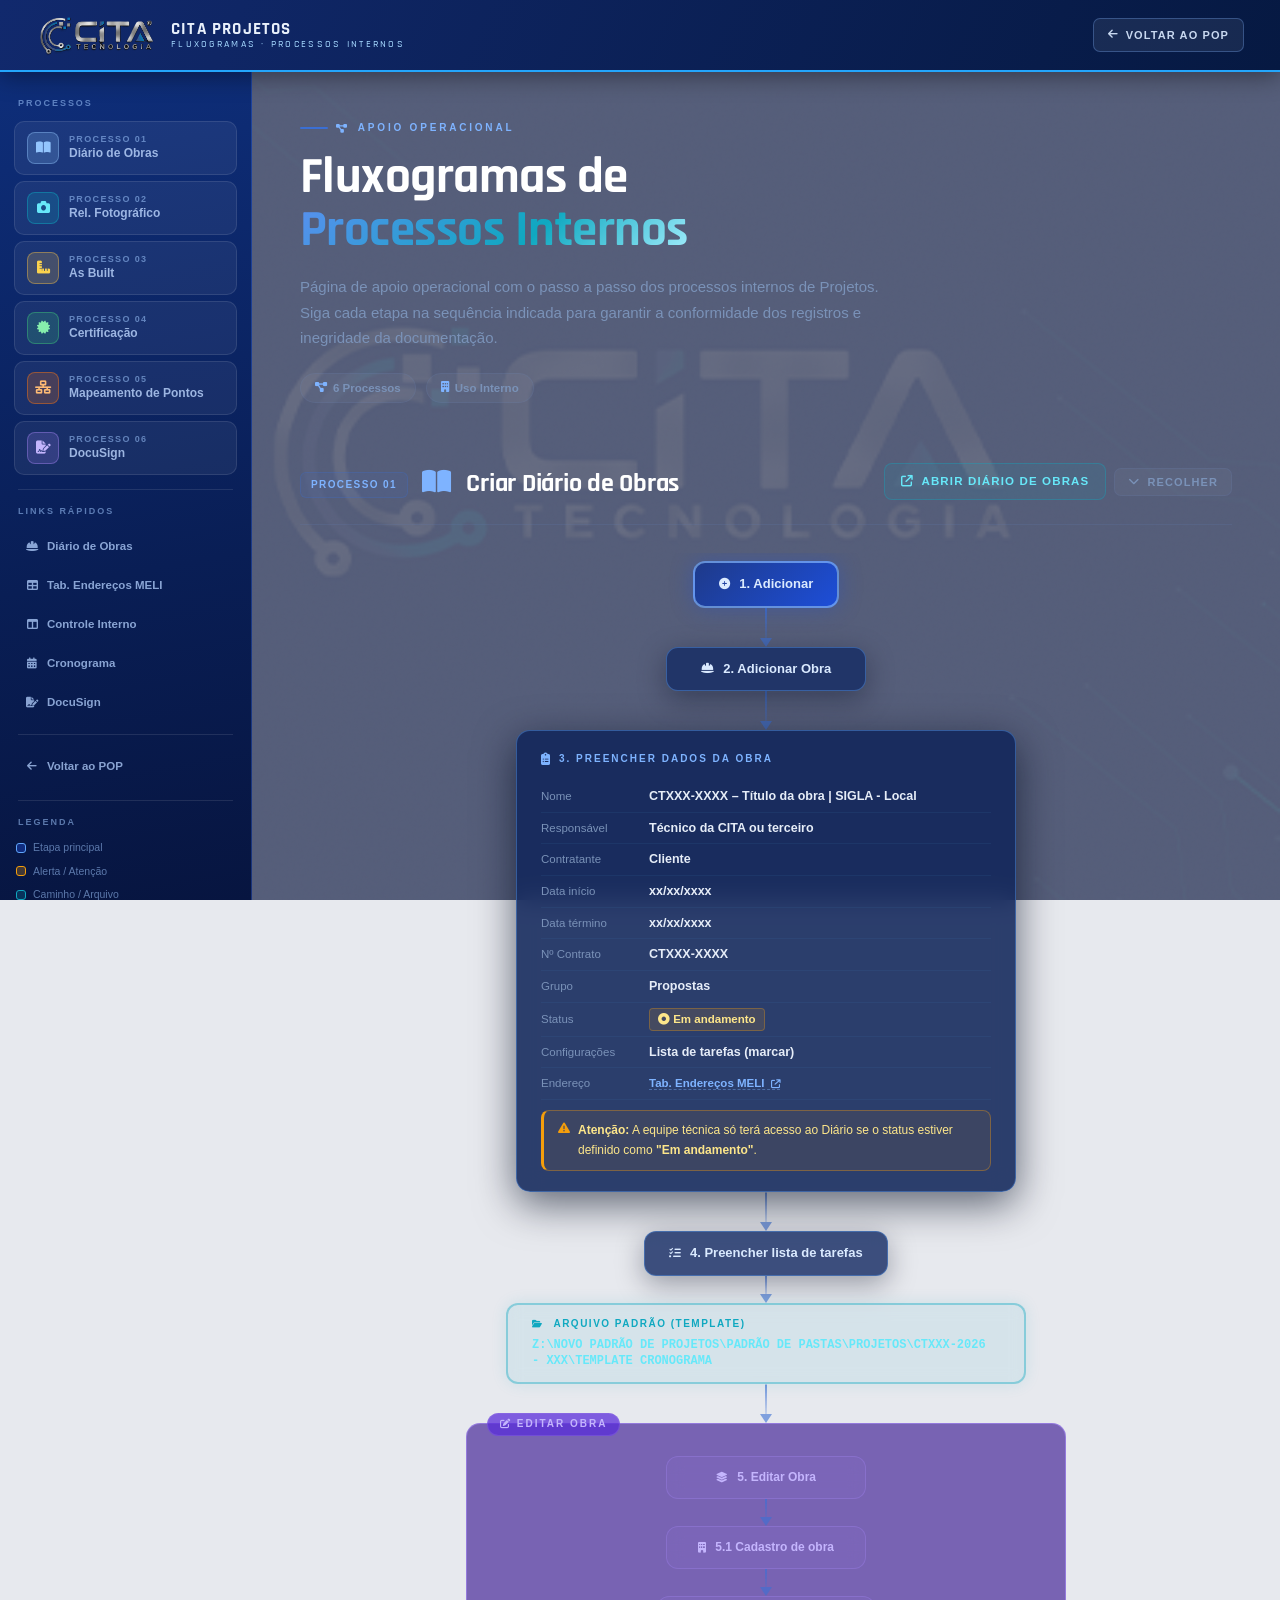
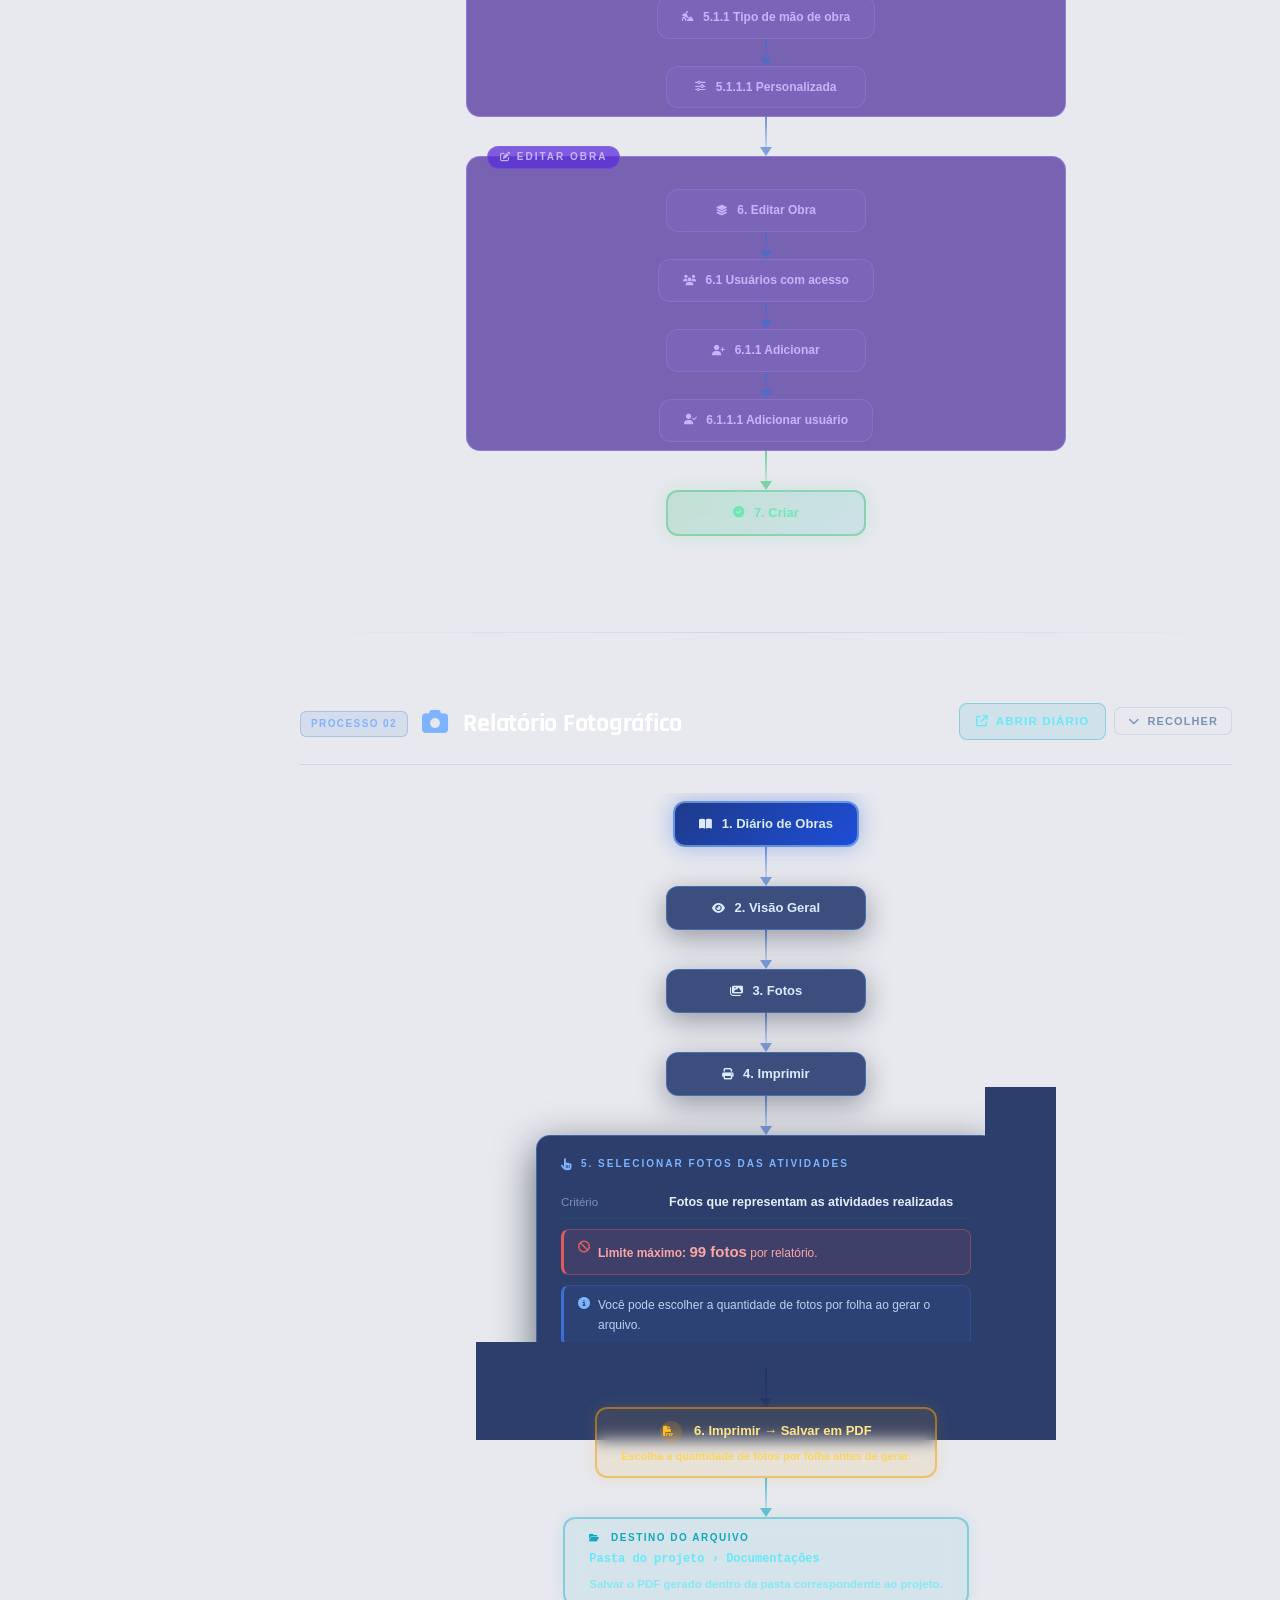
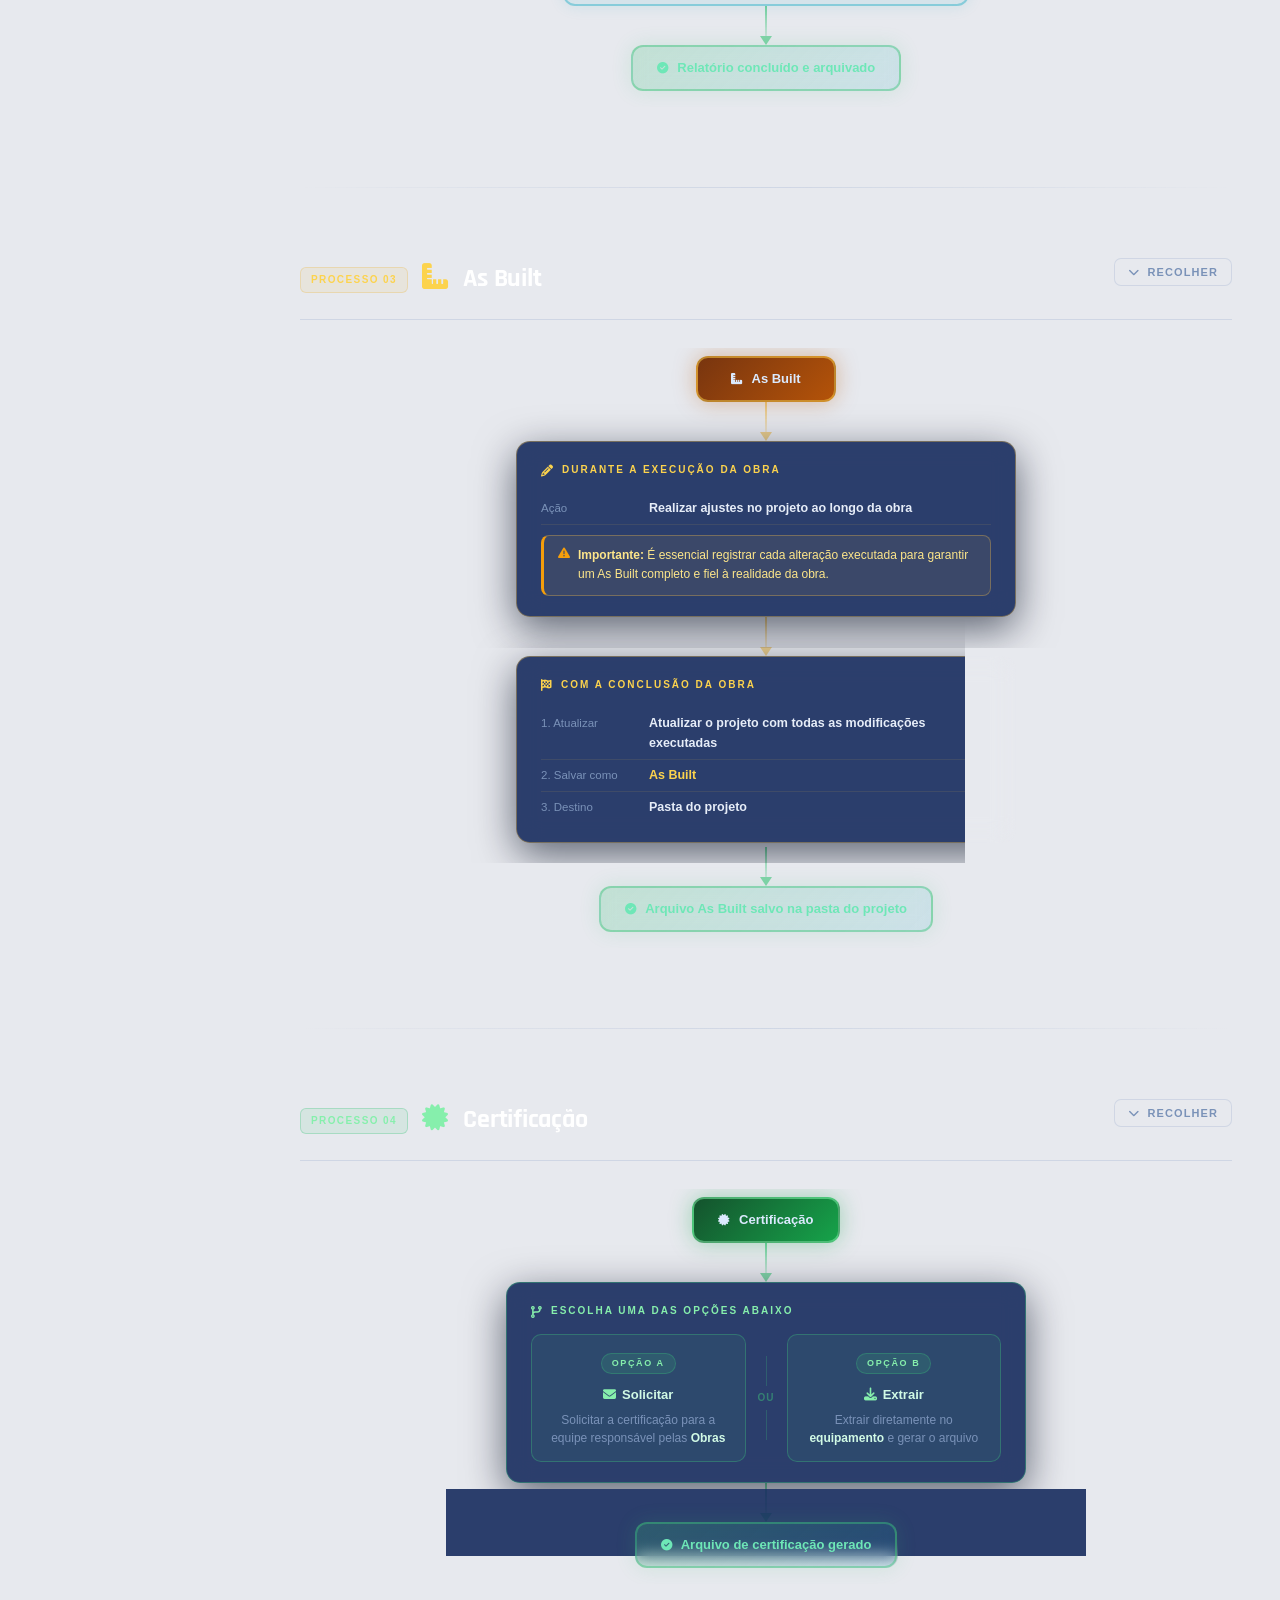
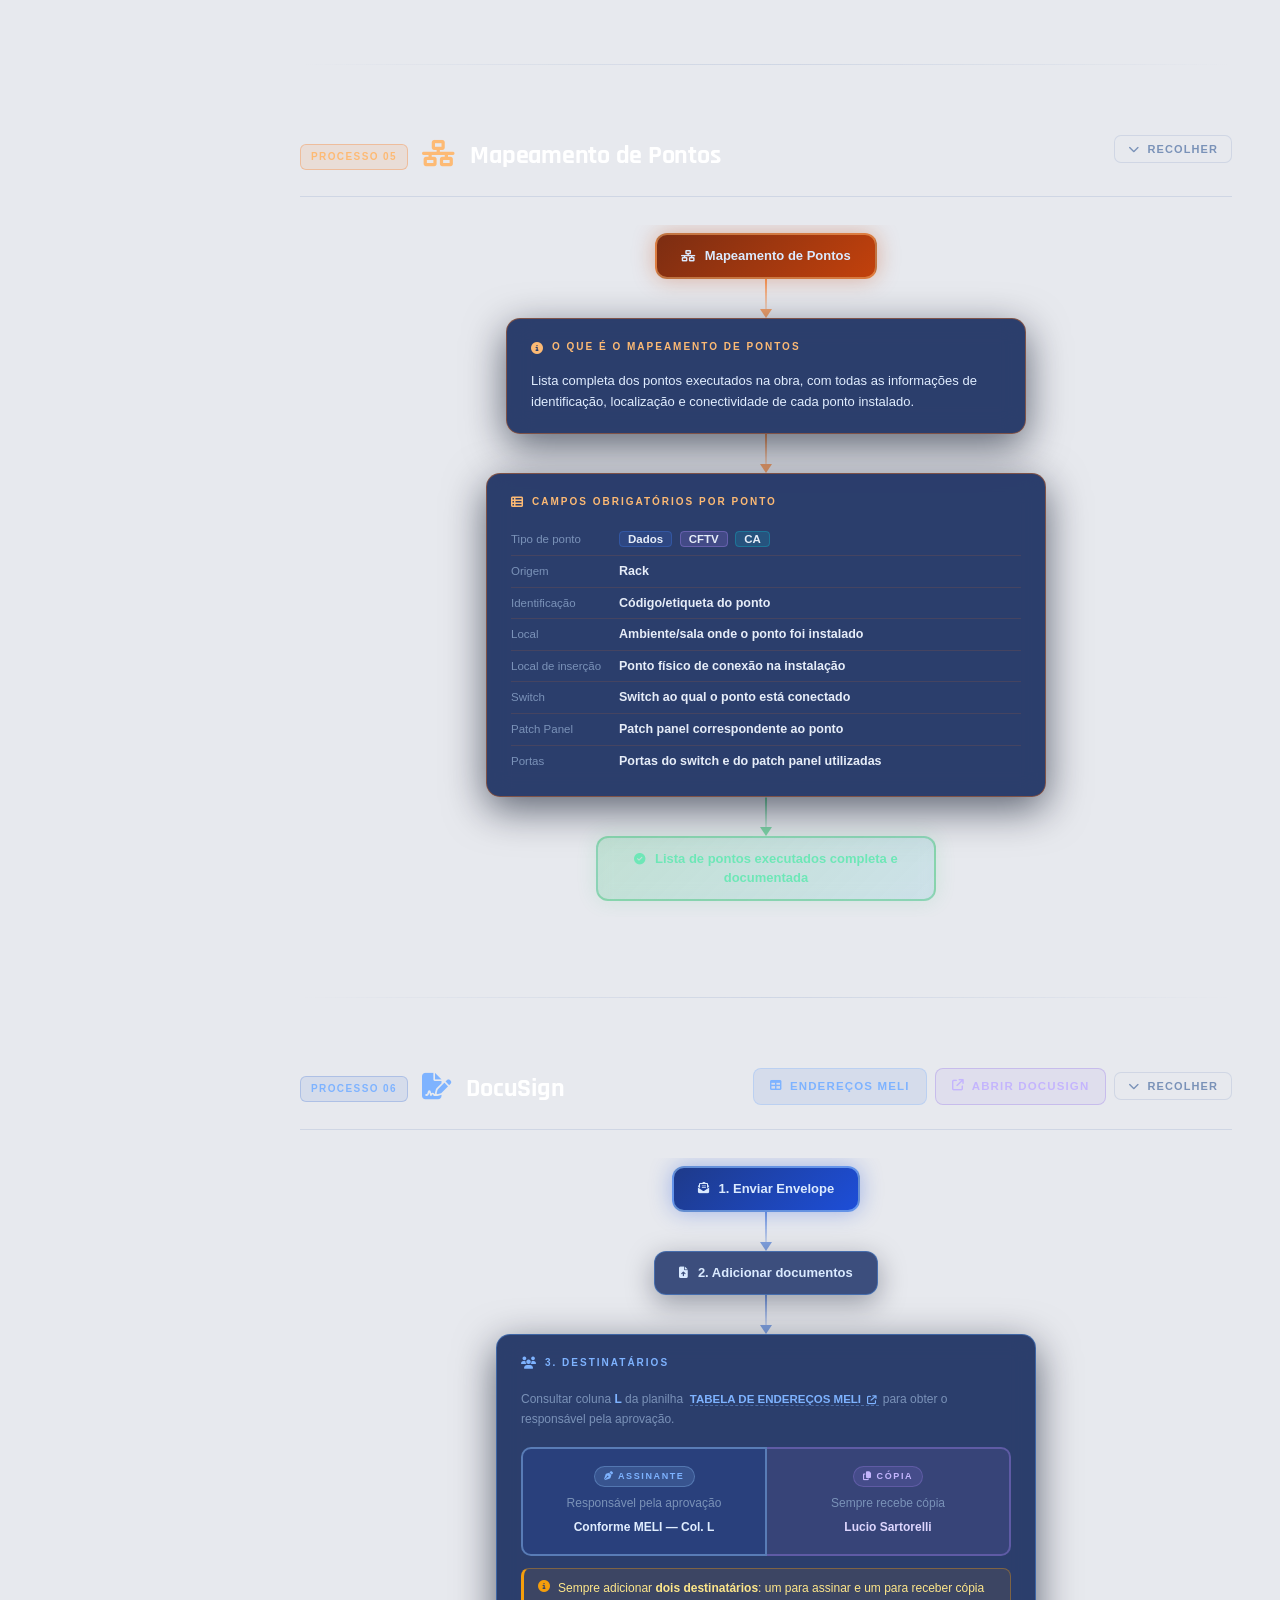
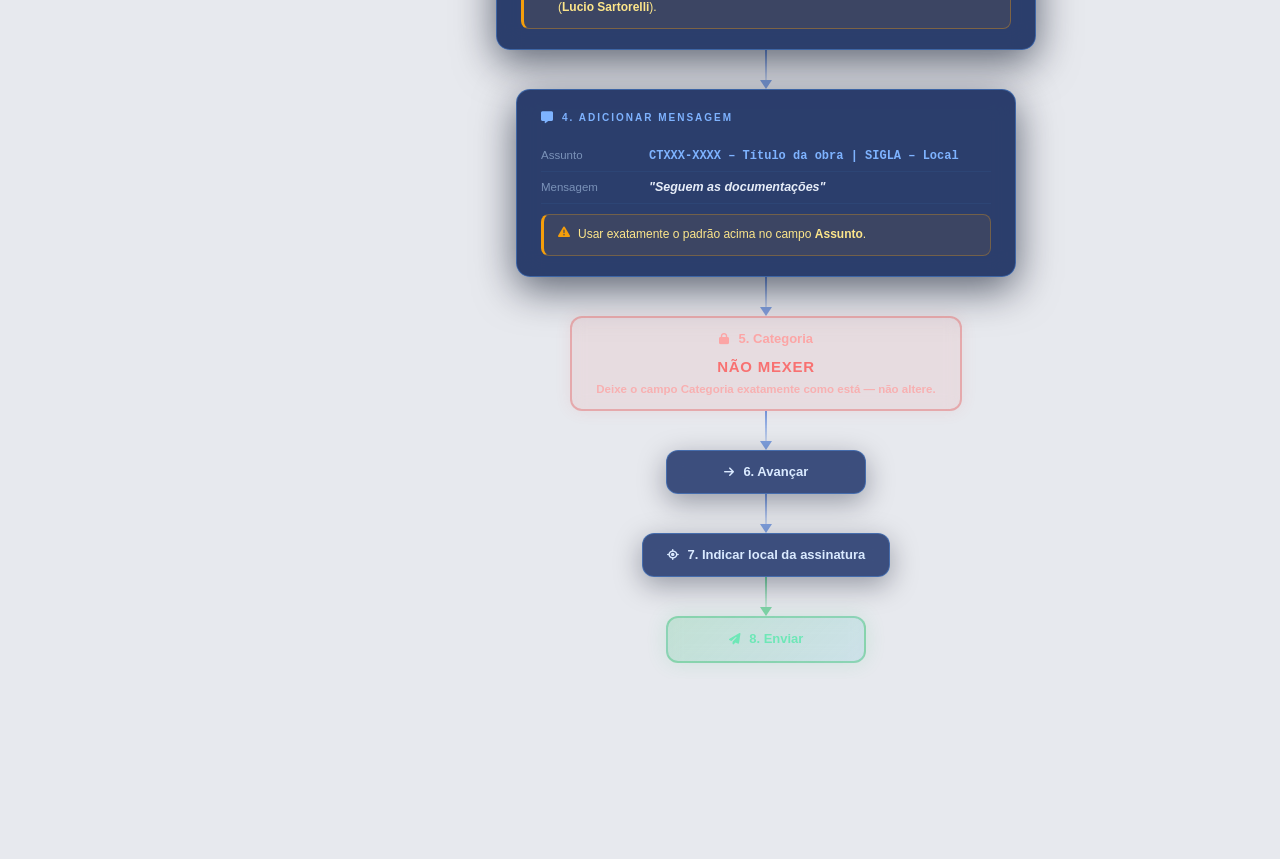
<file: fluxoDocs.html>
<!DOCTYPE html>
<html lang="pt-BR">
<head>
<!-- ============================================================
     FLUXOGRAMAS DE PROCESSOS INTERNOS
     Parte do POP · Projetos — CITA Engenharia
     Versão: 1.1 | Abril 2026
     ============================================================ -->
<meta charset="UTF-8">
<meta name="viewport" content="width=device-width, initial-scale=1.0">
<meta name="description" content="Fluxogramas de processos internos — Diário de Obras, Relatório Fotográfico e DocuSign.">
<link rel="preconnect" href="https://fonts.googleapis.com">
<link rel="preconnect" href="https://fonts.gstatic.com" crossorigin>
<link href="https://fonts.googleapis.com/css2?family=Rajdhani:wght@500;700;800&display=swap" rel="stylesheet">
<link rel="stylesheet" href="https://cdnjs.cloudflare.com/ajax/libs/font-awesome/6.5.1/css/all.min.css">
<title>Fluxogramas · Processos Internos</title>

<!-- ============================================================
     ESTILOS
     ============================================================ -->
<style>
/* ── VARIÁVEIS GLOBAIS ── */
:root {
  --bg:          #0d1117;
  --bg2:         #111827;
  --card:        #161d2e;
  --border:      rgba(99,130,185,0.18);
  --blue:        #3b6fd4;
  --blue-bright: #5a8ff0;
  --blue-glow:   #7eb3ff;
  --teal:        #0fa8c0;
  --gold:        #e8b84b;
  --green:       #3ec47a;
  --red:         #e05c5c;
  --amber:       #f59e0b;
  --purple:      #9b7fe8;
  --text:        #e6edf8;
  --muted:       #7a92b8;
  --dim:         #3d4f6e;
  --arrow-color: rgba(59,111,212,.6);
}

/* ── RESET ── */
*, *::before, *::after { margin:0; padding:0; box-sizing:border-box; }
html { scroll-behavior:smooth; font-size:15px; }

/* ── PAGE TRANSITION VEIL ── */
#page-veil {
  position: fixed;
  inset: 0;
  background: #ffffff;
  opacity: 1;
  transition: opacity 0.35s ease;
  z-index: 9999;
  pointer-events: none;
}
#page-veil.hidden { opacity: 0; }

/* ── BODY / BACKGROUND ── */
body {
  background-color: #e7e9ee;
  background-image: url('IMAGEM_FUNDO.jpg');
  background-size: cover;
  background-position: center;
  background-attachment: fixed;
  background-blend-mode: overlay;
  color: var(--text);
  font-family: Arial, Helvetica, sans-serif;
  line-height: 1.65;
  overflow-x: hidden;
}

body::after {
  content:'';
  position:fixed;
  inset:0;
  background:rgba(10,20,55,0.62);
  pointer-events:none;
  z-index:0;
}

body::before {
  content:'';
  position:fixed;
  inset:0;
  background-image:url("data:image/svg+xml,%3Csvg viewBox='0 0 256 256' xmlns='http://www.w3.org/2000/svg'%3E%3Cfilter id='n'%3E%3CfeTurbulence type='fractalNoise' baseFrequency='0.9' numOctaves='4' stitchTiles='stitch'/%3E%3C/filter%3E%3Crect width='100%25' height='100%25' filter='url(%23n)' opacity='0.04'/%3E%3C/svg%3E");
  pointer-events:none;
  z-index:0;
  opacity:.6;
}

/* ============================================================
   CABEÇALHO
   ============================================================ */
header {
  position:fixed;
  top:0; left:0; right:0;
  z-index:200;
  height:72px;
  padding:0 36px;
  display:flex;
  align-items:center;
  justify-content:space-between;
  background:linear-gradient(115deg,#11296d,#061942);
  box-shadow:0 4px 24px rgba(0,0,0,0.4);
  border-bottom:2px solid #23a6fc;
}

.logo-area {
  display:flex;
  align-items:center;
  gap:14px;
}

.logo-img {
  height:44px;
  width:auto;
  object-fit:contain;
}

.logo-text {
  font-family:'Rajdhani',sans-serif;
  font-weight:800;
  font-size:17px;
  color:#e8f0fb;
  letter-spacing:.07em;
  line-height:1.15;
}
.logo-text span {
  display:block;
  font-size:9.5px;
  letter-spacing:.24em;
  color:#a5d8ff;
  font-weight:500;
}

.header-right {
  display:flex;
  align-items:center;
  gap:10px;
}

.btn-header {
  display:inline-flex;
  align-items:center;
  gap:7px;
  font-size:11px;
  font-weight:700;
  text-transform:uppercase;
  letter-spacing:.1em;
  color:#c8d8f0;
  text-decoration:none;
  padding:7px 14px;
  border-radius:7px;
  border:1px solid rgba(126,179,255,.3);
  background:rgba(255,255,255,0.07);
  cursor:pointer;
  transition:background .22s, color .22s, transform .22s;
  white-space:nowrap;
}
.btn-header:hover {
  background:rgba(173,216,230,0.9);
  color:#000;
  transform:translateY(-2px);
}

.menu-toggle {
  display:none;
  color:#dbe8ff;
  border:1px solid rgba(255,255,255,0.25);
  background:rgba(255,255,255,0.08);
  padding:8px 11px;
  border-radius:8px;
  cursor:pointer;
  font-size:18px;
}
.menu-toggle:hover { background:rgba(173,216,230,0.85); color:#000; }

/* ============================================================
   NAVEGAÇÃO LATERAL
   ============================================================ */
.layout {
  display:flex;
  position:relative;
  z-index:1;
  padding-top:72px;
}

aside.sidebar {
  position:sticky;
  top:72px;
  width:252px;
  flex-shrink:0;
  height:calc(100vh - 72px);
  overflow-y:auto;
  padding:24px 14px 48px;
  border-right:1px solid rgba(60,110,230,0.35);
  background:linear-gradient(170deg, #0e2e7a 0%, #091e55 60%, #071540 100%);
  scrollbar-width:thin;
  scrollbar-color:rgba(90,140,255,0.4) transparent;
}
aside.sidebar::-webkit-scrollbar { width:4px; }
aside.sidebar::-webkit-scrollbar-thumb { background:rgba(90,140,255,0.4); border-radius:4px; }

.nav-label {
  font-size:9px;
  font-weight:700;
  letter-spacing:.22em;
  text-transform:uppercase;
  color:rgba(160,200,255,0.55);
  margin-bottom:10px;
  padding-left:4px;
}

/* ── Botões de processo no nav ── */
.nav-proc {
  display:flex;
  flex-direction:column;
  gap:6px;
  margin-bottom:4px;
}

.nav-proc-btn {
  display:flex;
  align-items:center;
  gap:10px;
  padding:10px 12px;
  border-radius:10px;
  border:1px solid rgba(255,255,255,0.1);
  background:rgba(255,255,255,0.06);
  color:rgba(190,215,255,0.8);
  text-decoration:none;
  transition:all .22s;
}
.nav-proc-btn:hover {
  background:rgba(255,255,255,0.18);
  border-color:rgba(255,255,255,0.4);
  color:#fff;
  transform:translateX(4px);
  box-shadow:0 4px 18px rgba(0,0,0,0.25);
}
.nav-proc-btn.active {
  background:rgba(255,255,255,0.22);
  border-color:rgba(147,197,253,0.7);
  color:#fff;
  transform:translateX(4px);
  box-shadow:0 0 0 2px rgba(147,197,253,0.2), 0 4px 18px rgba(0,0,0,0.25);
}
.nav-proc-icon {
  display:flex;
  align-items:center;
  justify-content:center;
  width:32px; height:32px;
  border-radius:8px;
  flex-shrink:0;
  font-size:13px;
}
.nav-proc-icon.c1 { background:rgba(147,197,253,0.2); border:1px solid rgba(147,197,253,0.4); color:#93c5fd; }
.nav-proc-icon.c2 { background:rgba(15,168,192,0.2);  border:1px solid rgba(15,168,192,0.45); color:#67e8f9; }
.nav-proc-icon.c3 { background:rgba(155,127,232,0.2); border:1px solid rgba(155,127,232,0.45); color:#c4b5fd; }
.nav-proc-icon.c4 { background:rgba(232,184,75,0.2);  border:1px solid rgba(232,184,75,0.45);  color:#fcd34d; }
.nav-proc-icon.c5 { background:rgba(62,196,122,0.2);  border:1px solid rgba(62,196,122,0.45);  color:#86efac; }
.nav-proc-icon.c6 { background:rgba(249,115,22,0.2);  border:1px solid rgba(249,115,22,0.45);  color:#fdba74; }

.nav-proc-btn:hover .nav-proc-icon.c1,
.nav-proc-btn.active .nav-proc-icon.c1 { background:rgba(147,197,253,0.3); border-color:rgba(147,197,253,0.7); }
.nav-proc-btn:hover .nav-proc-icon.c2,
.nav-proc-btn.active .nav-proc-icon.c2 { background:rgba(15,168,192,0.3); border-color:rgba(15,168,192,0.7); }
.nav-proc-btn:hover .nav-proc-icon.c3,
.nav-proc-btn.active .nav-proc-icon.c3 { background:rgba(155,127,232,0.3); border-color:rgba(155,127,232,0.7); }
.nav-proc-btn:hover .nav-proc-icon.c4,
.nav-proc-btn.active .nav-proc-icon.c4 { background:rgba(232,184,75,0.3);  border-color:rgba(232,184,75,0.7); }
.nav-proc-btn:hover .nav-proc-icon.c5,
.nav-proc-btn.active .nav-proc-icon.c5 { background:rgba(62,196,122,0.3);  border-color:rgba(62,196,122,0.7); }
.nav-proc-btn:hover .nav-proc-icon.c6,
.nav-proc-btn.active .nav-proc-icon.c6 { background:rgba(249,115,22,0.3);  border-color:rgba(249,115,22,0.7); }

.nav-proc-info { display:flex; flex-direction:column; min-width:0; }
.nav-proc-num  { font-size:9px; font-weight:700; letter-spacing:.15em; text-transform:uppercase; color:rgba(160,200,255,0.55); line-height:1; margin-bottom:2px; }
.nav-proc-name { font-size:12px; font-weight:700; color:inherit; line-height:1.2; }

/* ── Links rápidos no nav ── */
.nav-links {
  display:flex;
  flex-direction:column;
  gap:4px;
}

.nav-link-item {
  display:flex;
  align-items:center;
  gap:8px;
  padding:7px 10px;
  border-radius:8px;
  font-size:11.5px;
  font-weight:600;
  color:rgba(180,210,255,0.75);
  text-decoration:none;
  transition:background .18s, color .18s, border-color .18s;
  border:1px solid transparent;
}
.nav-link-item i { font-size:11px; width:14px; text-align:center; flex-shrink:0; }
.nav-link-item:hover {
  background:rgba(255,255,255,0.14);
  color:#fff;
  border-color:rgba(255,255,255,0.25);
}
.nav-link-item.teal:hover   { background:rgba(15,168,192,0.25);  color:#a7f3f9; border-color:rgba(15,168,192,0.5); }
.nav-link-item.purple:hover { background:rgba(155,127,232,0.25); color:#ddd6fe; border-color:rgba(155,127,232,0.5); }

.nav-divider {
  height:1px;
  background:rgba(255,255,255,0.1);
  margin:14px 4px;
}

/* ── Legenda compacta ── */
.nav-legend { display:flex; flex-direction:column; gap:6px; padding:0 2px; }
.nav-legend-item { display:flex; align-items:center; gap:7px; font-size:10.5px; color:rgba(160,200,255,0.55); }
.nav-legend-dot  { width:10px; height:10px; border-radius:3px; flex-shrink:0; }

/* ============================================================
   CONTEÚDO PRINCIPAL
   ============================================================ */
main {
  flex:1;
  min-width:0;
  padding:48px 48px 100px;
}

.page-intro {
  margin-bottom:60px;
  opacity:0;
  transform:translateY(20px);
  animation:fadeUp .65s ease .1s forwards;
}

.eyebrow {
  font-size:10px;
  font-weight:700;
  letter-spacing:.28em;
  text-transform:uppercase;
  color:var(--blue-glow);
  margin-bottom:14px;
  display:flex;
  align-items:center;
  gap:8px;
}
.eyebrow::before {
  content:'';
  display:inline-block;
  width:28px; height:2px;
  background:var(--blue);
  border-radius:2px;
}

.page-title {
  font-family:'Rajdhani',sans-serif;
  font-size:clamp(30px,4vw,52px);
  font-weight:800;
  color:#fff;
  letter-spacing:-.01em;
  line-height:1.05;
  margin-bottom:16px;
}
.page-title .accent {
  background:linear-gradient(135deg,var(--blue-bright) 0%,var(--teal) 60%,#a8f0ff 100%);
  -webkit-background-clip:text;
  -webkit-text-fill-color:transparent;
  background-clip:text;
}

.page-desc {
  font-size:15px;
  color:var(--muted);
  max-width:600px;
  line-height:1.7;
}

.meta-row { display:flex; flex-wrap:wrap; gap:10px; margin-top:22px; }
.meta-badge {
  display:inline-flex;
  align-items:center;
  gap:6px;
  font-size:11.5px;
  font-weight:600;
  color:var(--muted);
  background:rgba(255,255,255,0.04);
  border:1px solid var(--border);
  border-radius:100px;
  padding:5px 14px;
}
.meta-badge i { color:var(--blue-glow); font-size:11px; }

/* ── SEÇÃO ── */
.sec {
  margin-bottom:80px;
  opacity:0;
  transform:translateY(28px);
  transition:opacity .55s ease, transform .55s ease;
  scroll-margin-top:90px;
}
.sec.vis { opacity:1; transform:none; }

.sec-header {
  display:flex;
  align-items:flex-start;
  justify-content:space-between;
  gap:16px;
  margin-bottom:28px;
  padding-bottom:18px;
  border-bottom:1px solid var(--border);
  flex-wrap:wrap;
}

.sec-title-wrap { display:flex; align-items:center; gap:14px; flex-wrap:wrap; }

.sec-num {
  font-size:10px;
  font-weight:700;
  letter-spacing:.14em;
  color:var(--blue-glow);
  background:rgba(59,111,212,0.1);
  border:1px solid rgba(59,111,212,0.25);
  border-radius:6px;
  padding:4px 10px;
  white-space:nowrap;
}

.sec-title {
  font-family:'Rajdhani',sans-serif;
  font-size:26px;
  font-weight:800;
  color:#fff;
  letter-spacing:-.01em;
}

.sec-actions { display:flex; align-items:center; gap:8px; flex-wrap:wrap; }

/* Botão abrir externo */
.btn-open {
  display:inline-flex;
  align-items:center;
  gap:7px;
  font-size:11.5px;
  font-weight:700;
  text-transform:uppercase;
  letter-spacing:.1em;
  color:var(--blue-glow);
  text-decoration:none;
  padding:8px 16px;
  border-radius:8px;
  border:1px solid rgba(126,179,255,0.3);
  background:rgba(59,111,212,0.1);
  transition:all .22s;
  white-space:nowrap;
}
.btn-open:hover {
  background:rgba(59,111,212,0.25);
  border-color:var(--blue-glow);
  transform:translateY(-2px);
  box-shadow:0 6px 18px rgba(59,111,212,0.25);
}
.btn-open.teal {
  color:#67e8f9;
  border-color:rgba(15,168,192,0.35);
  background:rgba(15,168,192,0.1);
}
.btn-open.teal:hover {
  background:rgba(15,168,192,0.22);
  border-color:#67e8f9;
  box-shadow:0 6px 18px rgba(15,168,192,0.2);
}
.btn-open.purple {
  color:#c4b5fd;
  border-color:rgba(155,127,232,0.35);
  background:rgba(155,127,232,0.1);
}
.btn-open.purple:hover {
  background:rgba(155,127,232,0.22);
  border-color:#c4b5fd;
  box-shadow:0 6px 18px rgba(155,127,232,0.2);
}

/* Botão recolher */
.btn-toggle {
  display:inline-flex;
  align-items:center;
  gap:7px;
  font-size:11px;
  font-weight:700;
  text-transform:uppercase;
  letter-spacing:.1em;
  color:var(--muted);
  padding:7px 13px;
  border-radius:7px;
  border:1px solid var(--border);
  background:rgba(255,255,255,0.04);
  cursor:pointer;
  transition:all .22s;
}
.btn-toggle:hover { background:rgba(255,255,255,0.08); color:var(--text); }
.btn-toggle i { transition:transform .3s; }
.btn-toggle.collapsed i { transform:rotate(-90deg); }

/* ── FLUXOGRAMA WRAPPER ── */
.flow-wrap {
  overflow:hidden;
  transition:max-height .4s ease, opacity .4s ease;
  max-height:9999px;
  opacity:1;
}
.flow-wrap.collapsed { max-height:0; opacity:0; }

/* ============================================================
   COMPONENTES DO FLUXOGRAMA
   ============================================================ */

.flowchart {
  display:flex;
  flex-direction:column;
  align-items:center;
  width:100%;
  padding:8px 0 16px;
}

/* ── NÓS BASE ── */
.fn {
  position:relative;
  border-radius:12px;
  font-size:13px;
  font-weight:600;
  font-family:Arial,Helvetica,sans-serif;
  text-align:center;
  line-height:1.4;
  transition:transform .22s, box-shadow .22s;
  padding:12px 24px;
  min-width:200px;
  max-width:340px;
}
.fn:hover { transform:scale(1.03); filter:brightness(1.1); }
.fn i { margin-right:6px; font-size:.88em; vertical-align:middle; }

.fn-start {
  background:linear-gradient(135deg,#1e3a8a,#1d4ed8);
  border:2px solid rgba(147,197,253,0.6);
  color:#dbeafe;
  box-shadow:0 0 22px rgba(29,78,216,0.35);
  min-width:140px;
}
.fn-action {
  background:rgba(22,45,100,0.82);
  backdrop-filter:blur(8px);
  border:1px solid rgba(80,140,220,0.5);
  color:#daeaff;
  box-shadow:0 8px 28px rgba(0,10,30,0.35);
}
.fn-end {
  background:linear-gradient(135deg,rgba(62,196,122,.22),rgba(15,168,192,.12));
  backdrop-filter:blur(8px);
  border:2px solid rgba(62,196,122,0.45);
  color:#6ee7b7;
  box-shadow:0 0 20px rgba(62,196,122,0.15);
}
.fn-alert {
  background:rgba(245,158,11,0.1);
  backdrop-filter:blur(8px);
  border:2px solid rgba(245,158,11,0.5);
  color:#fde68a;
  box-shadow:0 0 16px rgba(245,158,11,0.15);
  max-width:460px;
  animation:pulse 2.4s ease infinite;
}
.fn-alert .alert-icon {
  display:inline-flex;
  align-items:center;
  justify-content:center;
  width:22px; height:22px;
  background:rgba(245,158,11,0.2);
  border-radius:50%;
  margin-right:8px;
  font-size:12px;
  color:#fbbf24;
  flex-shrink:0;
  vertical-align:middle;
}
.fn-danger {
  background:rgba(224,92,92,0.09);
  backdrop-filter:blur(8px);
  border:2px solid rgba(224,92,92,0.4);
  color:#fca5a5;
  box-shadow:0 0 16px rgba(224,92,92,0.1);
  max-width:460px;
}
.fn-path {
  background:rgba(15,168,192,0.08);
  backdrop-filter:blur(8px);
  border:2px solid rgba(15,168,192,0.4);
  color:#67e8f9;
  box-shadow:0 0 16px rgba(15,168,192,0.12);
  max-width:520px;
  font-family:'Courier New',monospace;
  font-size:12px;
  word-break:break-all;
  text-align:left;
}
.fn-path .path-label {
  display:block;
  font-family:Arial,Helvetica,sans-serif;
  font-size:10px;
  letter-spacing:.15em;
  text-transform:uppercase;
  color:var(--teal);
  margin-bottom:6px;
  font-weight:700;
}
.fn-sub {
  background:rgba(155,127,232,0.1);
  backdrop-filter:blur(8px);
  border:1px solid rgba(155,127,232,0.4);
  color:#c4b5fd;
  font-size:12px;
  max-width:280px;
}

/* Card formulário */
.fn-form {
  background:rgba(18,38,90,0.88);
  backdrop-filter:blur(12px);
  border:1px solid rgba(80,140,220,0.5);
  border-radius:14px;
  padding:20px 24px;
  max-width:500px;
  width:100%;
  box-shadow:0 12px 40px rgba(0,10,30,0.6);
  text-align:left;
}
.fn-form .form-title {
  font-size:10px;
  font-weight:700;
  letter-spacing:.2em;
  text-transform:uppercase;
  color:var(--blue-glow);
  margin-bottom:14px;
  display:flex;
  align-items:center;
  gap:7px;
}
.fn-form .form-title i { font-size:12px; }

.field-row {
  display:flex;
  align-items:baseline;
  gap:8px;
  padding:5px 0;
  border-bottom:1px solid rgba(60,120,180,0.12);
  font-size:12.5px;
}
.field-row:last-child { border-bottom:none; }
.field-label { color:var(--muted); font-size:11.5px; min-width:100px; flex-shrink:0; }
.field-val   { color:var(--text); font-weight:600; }
.field-val.warn {
  color:#fde68a;
  background:rgba(245,158,11,0.12);
  border:1px solid rgba(245,158,11,0.3);
  border-radius:4px;
  padding:1px 8px;
  font-size:11.5px;
}

/* Link inline dentro de campo */
.field-link {
  color:var(--blue-glow);
  text-decoration:none;
  border-bottom:1px dashed rgba(126,179,255,.4);
  font-size:11.5px;
  font-weight:600;
  transition:.18s;
}
.field-link:hover { color:#a8d4ff; border-bottom-color:var(--blue-glow); }
.field-link i { font-size:.8em; margin-left:3px; }

/* Cards de observação */
.obs-card {
  background:rgba(245,158,11,0.08);
  border:1px solid rgba(245,158,11,0.35);
  border-left:3px solid #f59e0b;
  border-radius:8px;
  padding:10px 14px;
  margin-top:10px;
  font-size:12px;
  color:#fde68a;
  display:flex;
  align-items:flex-start;
  gap:8px;
}
.obs-card i { color:#f59e0b; margin-top:1px; flex-shrink:0; }

.info-card {
  background:rgba(59,111,212,0.08);
  border:1px solid rgba(59,111,212,0.3);
  border-left:3px solid var(--blue);
  border-radius:8px;
  padding:10px 14px;
  margin-top:10px;
  font-size:12px;
  color:#bdd0f0;
  display:flex;
  align-items:flex-start;
  gap:8px;
}
.info-card i { color:var(--blue-glow); margin-top:1px; flex-shrink:0; }

/* ── SETAS ── */
.arrow { display:flex; flex-direction:column; align-items:center; flex-shrink:0; }
.arrow-line { width:2px; height:30px; background:linear-gradient(to bottom,rgba(59,111,212,.7),rgba(59,111,212,.2)); }
.arrow-head { width:0; height:0; border-left:6px solid transparent; border-right:6px solid transparent; border-top:9px solid rgba(59,111,212,.6); }
.arrow-sm .arrow-line { height:18px; }
.arrow-teal .arrow-line { background:linear-gradient(to bottom,rgba(15,168,192,.7),rgba(15,168,192,.2)); }
.arrow-teal .arrow-head { border-top-color:rgba(15,168,192,.6); }
.arrow-green .arrow-line { background:linear-gradient(to bottom,rgba(62,196,122,.7),rgba(62,196,122,.2)); }
.arrow-green .arrow-head { border-top-color:rgba(62,196,122,.6); }

/* ── BLOCO DE SUBDIVISÃO ── */
.sub-block {
  width:100%; max-width:600px;
  background:rgba(70, 40, 153, 0.692);
  border:1px solid rgba(155, 127, 232, 0.788);
  border-radius:14px;
  padding:20px 20px 8px;
  position:relative;
}
.sub-block-label {
  position:absolute; top:-11px; left:20px;
  font-size:10px; font-weight:700; letter-spacing:.2em; text-transform:uppercase;
  color:#c4b5fd;
  background:rgba(90, 44, 218, 0.74);
  border:1px solid rgba(155,127,232,0.3);
  border-radius:20px;
  padding:2px 12px;
}

/* ── BLOCO DUPLO — destinatários ── */
.dual-block { display:flex; align-items:stretch; gap:0; width:100%; max-width:560px; }
.dual-card  { flex:1; border-radius:10px; padding:16px; font-size:12.5px; text-align:center; position:relative; }
.dual-card.sign {
  background:rgba(29,78,216,0.14);
  border:2px solid rgba(147,197,253,0.45);
  color:#bdd0f0;
  border-radius:10px 0 0 10px;
}
.dual-card.copy {
  background:rgba(155,127,232,0.1);
  border:2px solid rgba(155,127,232,0.4);
  color:#c4b5fd;
  border-radius:0 10px 10px 0;
  border-left:none;
}
.dual-badge {
  display:inline-block; font-size:9px; font-weight:700; letter-spacing:.18em;
  text-transform:uppercase; border-radius:20px; padding:2px 9px; margin-bottom:7px;
}
.dual-badge.sign { background:rgba(147,197,253,0.15); color:#7eb3ff; border:1px solid rgba(147,197,253,0.3); }
.dual-badge.copy { background:rgba(155,127,232,0.15); color:#c4b5fd; border:1px solid rgba(155,127,232,0.3); }
.dual-name { font-size:12px; font-weight:700; color:#e0edff; margin-top:4px; }

/* ── SEPARADOR ── */
.section-sep {
  height:1px;
  background:linear-gradient(90deg,transparent,var(--border),transparent);
  margin:70px 0;
}

/* ── ANIMAÇÕES ── */
@keyframes fadeUp {
  from { opacity:0; transform:translateY(22px); }
  to   { opacity:1; transform:translateY(0); }
}
@keyframes pulse {
  0%,100% { box-shadow:0 0 0 0 rgba(245,158,11,0.35); }
  50%      { box-shadow:0 0 0 7px rgba(245,158,11,0); }
}

/* ── RESPONSIVIDADE ── */
@media (max-width: 900px) {
  aside.sidebar { display:none; }
  .layout { padding-top: 72px; }
  main { padding: 32px 20px 80px; }
  .page-title { font-size: 26px; }
  .dual-block { flex-direction:column; }
  .dual-card.sign { border-radius:10px 10px 0 0; }
  .dual-card.copy { border-radius:0 0 10px 10px; border-left:2px solid rgba(155,127,232,0.4); border-top:none; }
  .menu-toggle { display:flex; }
  .header-right .btn-header { display:none; }
  header { padding:0 18px; }
  .fn { max-width: 90vw; min-width: min(160px, 80vw); }
  .fn-form, .fn-alert, .fn-path, .sub-block { max-width: 92vw; }
  .sec { margin-bottom: 60px; }
  .sec-head { gap: 12px; margin-bottom: 28px; }
}

@media (max-width: 600px) {
  header { padding: 0 12px; height: 60px; }
  .layout { padding-top: 60px; }
  main { padding: 24px 14px 70px; }
  .page-title { font-size: 22px; }
  .page-desc { font-size: 13.5px; }
  .eyebrow { font-size: 9px; letter-spacing: .22em; }
  .fn { max-width: 95vw; min-width: min(140px, 80vw); font-size: 12px; padding: 10px 14px; }
  .fn-form, .fn-alert, .fn-path, .sub-block { max-width: 96vw; }
  .sec-titulo, .sec-title { font-size: 16px; }
  .sec { margin-bottom: 48px; }
  .dcard { padding: 14px; }
  .dcard h3 { font-size: 15px; }
  .meta-row { gap: 6px; }
}

@media (max-width: 400px) {
  main { padding: 20px 10px 60px; }
  .fn { font-size: 11px; padding: 9px 12px; }
  .page-title { font-size: 19px; }
}

/* ── SIDEBAR MOBILE ── */
.sidebar-mobile { display:none; position:fixed; inset:0; z-index:400; }
.sidebar-mobile.open { display:block; }
.sidebar-backdrop { position:absolute; inset:0; background:rgba(0,0,0,0.6); backdrop-filter:blur(4px); }
.sidebar-panel {
  position:absolute; top:0; left:0; bottom:0;
  width:272px;
  background:linear-gradient(170deg, #0e2e7a 0%, #091e55 60%, #071540 100%);
  border-right:1px solid rgba(60,110,230,0.35);
  padding:18px 14px 40px;
  overflow-y:auto;
}
.sidebar-close { display:flex; justify-content:flex-end; margin-bottom:16px; }
.sidebar-close button {
  background:rgba(255,255,255,0.1); border:1px solid rgba(255,255,255,0.2); color:rgba(200,225,255,0.8);
  padding:6px 10px; border-radius:6px; cursor:pointer; font-size:14px; transition:.18s;
}
.sidebar-close button:hover { background:rgba(255,255,255,0.2); color:#fff; }
</style>
</head>

<body>

<div id="page-veil"></div>

<!-- ============================================================
     CABEÇALHO
     ============================================================ -->
<header role="banner">
  <div class="logo-area">
    <img src="NOVA_LOGO.png" alt="Logo CITA" class="logo-img" onerror="this.style.display='none'">
    <div class="logo-text">
      CITA PROJETOS
      <span>FLUXOGRAMAS · PROCESSOS INTERNOS</span>
    </div>
  </div>

  <div class="header-right">
    <a href="https://popprojetoscita.github.io/" class="btn-header">
      <i class="fa-solid fa-arrow-left"></i> Voltar ao POP
    </a>
    <button class="menu-toggle" onclick="openMobileMenu()" aria-label="Abrir menu">
      <i class="fa-solid fa-bars"></i>
    </button>
  </div>
</header>

<!-- ============================================================
     SIDEBAR MOBILE OVERLAY
     ============================================================ -->
<div class="sidebar-mobile" id="sidebar-mobile" role="dialog" aria-label="Menu de navegação">
  <div class="sidebar-backdrop" onclick="closeMobileMenu()"></div>
  <div class="sidebar-panel">
    <div class="sidebar-close">
      <button onclick="closeMobileMenu()"><i class="fa-solid fa-xmark"></i></button>
    </div>

    <p class="nav-label">Processos</p>
    <div class="nav-proc" style="margin-bottom:16px;">
      <a href="#fluxo1" class="nav-proc-btn" onclick="closeMobileMenu()">
        <div class="nav-proc-icon c1"><i class="fa-solid fa-book-open"></i></div>
        <div class="nav-proc-info">
          <span class="nav-proc-num">Processo 01</span>
          <span class="nav-proc-name">Diário de Obras</span>
        </div>
      </a>
      <a href="#fluxo2" class="nav-proc-btn" onclick="closeMobileMenu()">
        <div class="nav-proc-icon c2"><i class="fa-solid fa-camera"></i></div>
        <div class="nav-proc-info">
          <span class="nav-proc-num">Processo 02</span>
          <span class="nav-proc-name">Rel. Fotográfico</span>
        </div>
      </a>
      <a href="#fluxo4" class="nav-proc-btn" onclick="closeMobileMenu()">
        <div class="nav-proc-icon c4"><i class="fa-solid fa-ruler-combined"></i></div>
        <div class="nav-proc-info">
          <span class="nav-proc-num">Processo 03</span>
          <span class="nav-proc-name">As Built</span>
        </div>
      </a>
      <a href="#fluxo5" class="nav-proc-btn" onclick="closeMobileMenu()">
        <div class="nav-proc-icon c5"><i class="fa-solid fa-certificate"></i></div>
        <div class="nav-proc-info">
          <span class="nav-proc-num">Processo 04</span>
          <span class="nav-proc-name">Certificação</span>
        </div>
      </a>
      <a href="#fluxo6" class="nav-proc-btn" onclick="closeMobileMenu()">
        <div class="nav-proc-icon c6"><i class="fa-solid fa-network-wired"></i></div>
        <div class="nav-proc-info">
          <span class="nav-proc-num">Processo 05</span>
          <span class="nav-proc-name">Mapeamento de Pontos</span>
        </div>
      </a>
      <a href="#fluxo3" class="nav-proc-btn" onclick="closeMobileMenu()">
        <div class="nav-proc-icon c3"><i class="fa-solid fa-file-signature"></i></div>
        <div class="nav-proc-info">
          <span class="nav-proc-num">Processo 06</span>
          <span class="nav-proc-name">DocuSign</span>
        </div>
      </a>
    </div>

    <div class="nav-divider"></div>
    <p class="nav-label">Links Rápidos</p>
    <div class="nav-links">
      <a href="https://web.diariodeobra.app/#/app/obras" class="nav-link-item teal" target="_blank" rel="noopener"><i class="fa-solid fa-hard-hat"></i> Diário de Obras</a>
      <a href="https://docs.google.com/spreadsheets/d/1KJwg3BQPAjN3Mt1W-eiF8W3vhmC8uCOYI56y7KW5aR8/edit?gid=0#gid=0" class="nav-link-item" target="_blank" rel="noopener"><i class="fa-solid fa-table"></i> Tab. Endereços MELI</a>
      <a href="https://docs.google.com/spreadsheets/d/1FWj_G2fCh0ZjMROE9LxNuTC30ibiUYXvu4SVAWud5hc/edit?usp=sharing" class="nav-link-item" target="_blank" rel="noopener"><i class="fa-solid fa-table-columns"></i> Controle Interno</a>
      <a href="https://docs.google.com/spreadsheets/d/1o0QxQm2TeXmr8P0LXqnQVBFh6mN8dH8lwjw5dGLmC3w/edit?usp=sharing" class="nav-link-item" target="_blank" rel="noopener"><i class="fa-solid fa-calendar-days"></i> Cronograma</a>
      <a href="https://www.docusign.com.br/" class="nav-link-item purple" target="_blank" rel="noopener"><i class="fa-solid fa-file-signature"></i> DocuSign</a>
    </div>

    <div class="nav-divider"></div>
    <div class="nav-links">
      <a href="https://popprojetoscita.github.io/" class="nav-link-item"><i class="fa-solid fa-arrow-left"></i> Voltar ao POP</a>
    </div>
  </div>
</div>

<!-- ============================================================
     LAYOUT GERAL — sidebar + main
     ============================================================ -->
<div class="layout">

  <!-- ============================================================
       NAVEGAÇÃO — sidebar fixa (desktop)
       ============================================================ -->
  <aside class="sidebar" role="navigation" aria-label="Navegação de processos">

    <p class="nav-label">Processos</p>
    <div class="nav-proc">
      <a href="#fluxo1" class="nav-proc-btn" id="navbtn-fluxo1">
        <div class="nav-proc-icon c1"><i class="fa-solid fa-book-open"></i></div>
        <div class="nav-proc-info">
          <span class="nav-proc-num">Processo 01</span>
          <span class="nav-proc-name">Diário de Obras</span>
        </div>
      </a>
      <a href="#fluxo2" class="nav-proc-btn" id="navbtn-fluxo2">
        <div class="nav-proc-icon c2"><i class="fa-solid fa-camera"></i></div>
        <div class="nav-proc-info">
          <span class="nav-proc-num">Processo 02</span>
          <span class="nav-proc-name">Rel. Fotográfico</span>
        </div>
      </a>
      <a href="#fluxo4" class="nav-proc-btn" id="navbtn-fluxo4">
        <div class="nav-proc-icon c4"><i class="fa-solid fa-ruler-combined"></i></div>
        <div class="nav-proc-info">
          <span class="nav-proc-num">Processo 03</span>
          <span class="nav-proc-name">As Built</span>
        </div>
      </a>
      <a href="#fluxo5" class="nav-proc-btn" id="navbtn-fluxo5">
        <div class="nav-proc-icon c5"><i class="fa-solid fa-certificate"></i></div>
        <div class="nav-proc-info">
          <span class="nav-proc-num">Processo 04</span>
          <span class="nav-proc-name">Certificação</span>
        </div>
      </a>
      <a href="#fluxo6" class="nav-proc-btn" id="navbtn-fluxo6">
        <div class="nav-proc-icon c6"><i class="fa-solid fa-network-wired"></i></div>
        <div class="nav-proc-info">
          <span class="nav-proc-num">Processo 05</span>
          <span class="nav-proc-name">Mapeamento de Pontos</span>
        </div>
      </a>
      <a href="#fluxo3" class="nav-proc-btn" id="navbtn-fluxo3">
        <div class="nav-proc-icon c3"><i class="fa-solid fa-file-signature"></i></div>
        <div class="nav-proc-info">
          <span class="nav-proc-num">Processo 06</span>
          <span class="nav-proc-name">DocuSign</span>
        </div>
      </a>
    </div>

    <div class="nav-divider"></div>

    <!-- Links rápidos — sistemas externos -->
    <p class="nav-label">Links Rápidos</p>
    <div class="nav-links">
      <a href="https://web.diariodeobra.app/#/app/obras"
         class="nav-link-item teal" target="_blank" rel="noopener" title="Abrir Diário de Obras">
        <i class="fa-solid fa-hard-hat"></i> Diário de Obras
      </a>
      <a href="https://docs.google.com/spreadsheets/d/1KJwg3BQPAjN3Mt1W-eiF8W3vhmC8uCOYI56y7KW5aR8/edit?gid=0#gid=0"
         class="nav-link-item" target="_blank" rel="noopener" title="Tabela de Endereços MELI">
        <i class="fa-solid fa-table"></i> Tab. Endereços MELI
      </a>
      <a href="https://docs.google.com/spreadsheets/d/1FWj_G2fCh0ZjMROE9LxNuTC30ibiUYXvu4SVAWud5hc/edit?usp=sharing"
         class="nav-link-item" target="_blank" rel="noopener" title="Planilha Controle Interno Projetos">
        <i class="fa-solid fa-table-columns"></i> Controle Interno
      </a>
      <a href="https://docs.google.com/spreadsheets/d/1o0QxQm2TeXmr8P0LXqnQVBFh6mN8dH8lwjw5dGLmC3w/edit?usp=sharing"
         class="nav-link-item" target="_blank" rel="noopener" title="Planilha de Cronograma">
        <i class="fa-solid fa-calendar-days"></i> Cronograma
      </a>
      <a href="https://www.docusign.com.br/"
         class="nav-link-item purple" target="_blank" rel="noopener" title="Abrir DocuSign">
        <i class="fa-solid fa-file-signature"></i> DocuSign
      </a>
    </div>

    <div class="nav-divider"></div>

    <div class="nav-links" style="margin-bottom:16px;">
      <a href="https://popprojetoscita.github.io/" class="nav-link-item">
        <i class="fa-solid fa-arrow-left"></i> Voltar ao POP
      </a>
    </div>

    <div class="nav-divider"></div>

    <p class="nav-label">Legenda</p>
    <div class="nav-legend">
      <div class="nav-legend-item">
        <div class="nav-legend-dot" style="background:rgba(29,78,216,0.4);border:1px solid #60a5fa;"></div>
        Etapa principal
      </div>
      <div class="nav-legend-item">
        <div class="nav-legend-dot" style="background:rgba(245,158,11,0.25);border:1px solid #f59e0b;"></div>
        Alerta / Atenção
      </div>
      <div class="nav-legend-item">
        <div class="nav-legend-dot" style="background:rgba(15,168,192,0.2);border:1px solid #0fa8c0;"></div>
        Caminho / Arquivo
      </div>
      <div class="nav-legend-item">
        <div class="nav-legend-dot" style="background:rgba(155,127,232,0.2);border:1px solid #9b7fe8;"></div>
        Subdivisão
      </div>
      <div class="nav-legend-item">
        <div class="nav-legend-dot" style="background:rgba(62,196,122,0.2);border:1px solid #3ec47a;"></div>
        Conclusão / OK
      </div>
    </div>
  </aside>

  <!-- CONTEÚDO PRINCIPAL -->
  <main role="main">

    <!-- Intro da página -->
    <section class="page-intro" aria-labelledby="page-heading">
      <p class="eyebrow"><i class="fa-solid fa-diagram-project"></i> Apoio Operacional</p>
      <h1 class="page-title" id="page-heading">
        Fluxogramas de<br><span class="accent">Processos Internos</span>
      </h1>
      <p class="page-desc">
        Página de apoio operacional com o passo a passo dos processos internos de Projetos.
        Siga cada etapa na sequência indicada para garantir a conformidade dos registros e inegridade da documentação.
      </p>
      <div class="meta-row">
        <span class="meta-badge"><i class="fa-solid fa-diagram-project"></i> 6 Processos</span>
        <span class="meta-badge"><i class="fa-solid fa-building"></i> Uso Interno</span>
      </div>
    </section>

    <!-- ============================================================
         FLUXOGRAMA 1 — CRIAR DIÁRIO DE OBRAS
         ============================================================ -->
    <section class="sec" id="fluxo1" aria-labelledby="title-fluxo1">

      <div class="sec-header">
        <div class="sec-title-wrap">
          <span class="sec-num">PROCESSO 01</span>
          <h2 class="sec-title" id="title-fluxo1">
            <i class="fa-solid fa-book-open" style="color:var(--blue-glow);margin-right:10px;"></i>
            Criar Diário de Obras
          </h2>
        </div>
        <div class="sec-actions">
          <a href="https://web.diariodeobra.app/#/app/obras" class="btn-open teal" target="_blank" rel="noopener">
            <i class="fa-solid fa-arrow-up-right-from-square"></i> Abrir Diário de Obras
          </a>
          <button class="btn-toggle" onclick="toggleFlow('flow1')" id="toggle-flow1" aria-expanded="true" aria-controls="flow1">
            <i class="fa-solid fa-chevron-down"></i>
            <span>Recolher</span>
          </button>
        </div>
      </div>

      <div class="flow-wrap" id="flow1">
        <div class="flowchart" role="list" aria-label="Etapas: Criar Diário de Obras">

          <div class="fn fn-start" role="listitem">
            <i class="fa-solid fa-plus-circle"></i> 1. Adicionar
          </div>

          <div class="arrow" aria-hidden="true"><div class="arrow-line"></div><div class="arrow-head"></div></div>

          <div class="fn fn-action" role="listitem">
            <i class="fa-solid fa-hard-hat"></i> 2. Adicionar Obra
          </div>

          <div class="arrow" aria-hidden="true"><div class="arrow-line"></div><div class="arrow-head"></div></div>

          <!-- Formulário de dados -->
          <div class="fn-form" role="listitem">
            <div class="form-title">
              <i class="fa-solid fa-clipboard-list"></i>
              3. Preencher dados da obra
            </div>
            <div class="field-row">
              <span class="field-label">Nome</span>
              <span class="field-val">CTXXX-XXXX – Título da obra | SIGLA - Local</span>
            </div>
            <div class="field-row">
              <span class="field-label">Responsável</span>
              <span class="field-val">Técnico da CITA ou terceiro</span>
            </div>
            <div class="field-row">
              <span class="field-label">Contratante</span>
              <span class="field-val">Cliente</span>
            </div>
            <div class="field-row">
              <span class="field-label">Data início</span>
              <span class="field-val">xx/xx/xxxx</span>
            </div>
            <div class="field-row">
              <span class="field-label">Data término</span>
              <span class="field-val">xx/xx/xxxx</span>
            </div>
            <div class="field-row">
              <span class="field-label">Nº Contrato</span>
              <span class="field-val">CTXXX-XXXX</span>
            </div>
            <div class="field-row">
              <span class="field-label">Grupo</span>
              <span class="field-val">Propostas</span>
            </div>
            <div class="field-row">
              <span class="field-label">Status</span>
              <span class="field-val warn"><i class="fa-solid fa-circle-dot"></i> Em andamento</span>
            </div>
            <div class="field-row">
              <span class="field-label">Configurações</span>
              <span class="field-val">Lista de tarefas (marcar)</span>
            </div>
            <div class="field-row">
              <span class="field-label">Endereço</span>
              <span class="field-val">
                <a href="https://docs.google.com/spreadsheets/d/1KJwg3BQPAjN3Mt1W-eiF8W3vhmC8uCOYI56y7KW5aR8/edit?gid=0#gid=0"
                   class="field-link" target="_blank" rel="noopener">
                  Tab. Endereços MELI <i class="fa-solid fa-arrow-up-right-from-square"></i>
                </a>
              </span>
            </div>
            <div class="obs-card" role="alert">
              <i class="fa-solid fa-triangle-exclamation"></i>
              <span><strong>Atenção:</strong> A equipe técnica só terá acesso ao Diário se o status estiver definido como <strong>"Em andamento"</strong>.</span>
            </div>
          </div>

          <div class="arrow" aria-hidden="true"><div class="arrow-line"></div><div class="arrow-head"></div></div>

          <div class="fn fn-action" role="listitem">
            <i class="fa-solid fa-list-check"></i> 4. Preencher lista de tarefas
          </div>

          <div class="arrow-sm arrow" aria-hidden="true"><div class="arrow-line"></div><div class="arrow-head"></div></div>

          <div class="fn fn-path" role="listitem" aria-label="Caminho do arquivo padrão">
            <span class="path-label"><i class="fa-solid fa-folder-open"></i> Arquivo padrão (Template)</span>
            Z:\NOVO PADRÃO DE PROJETOS\PADRÃO DE PASTAS\PROJETOS\CTXXX-2026 - XXX\TEMPLATE CRONOGRAMA
          </div>

          <div class="arrow" aria-hidden="true"><div class="arrow-line"></div><div class="arrow-head"></div></div>

          <!-- Editar obra: Cadastro -->
          <div class="sub-block" role="listitem">
            <span class="sub-block-label"><i class="fa-solid fa-pen-to-square"></i> Editar Obra</span>
            <div class="flowchart" style="padding:12px 0 0;">
              <div class="fn fn-sub"><i class="fa-solid fa-layer-group"></i> 5. Editar Obra</div>
              <div class="arrow-sm arrow" aria-hidden="true"><div class="arrow-line"></div><div class="arrow-head"></div></div>
              <div class="fn fn-sub" style="max-width:260px;"><i class="fa-solid fa-building"></i> 5.1 Cadastro de obra</div>
              <div class="arrow-sm arrow" aria-hidden="true"><div class="arrow-line"></div><div class="arrow-head"></div></div>
              <div class="fn fn-sub" style="max-width:240px;"><i class="fa-solid fa-person-digging"></i> 5.1.1 Tipo de mão de obra</div>
              <div class="arrow-sm arrow" aria-hidden="true"><div class="arrow-line"></div><div class="arrow-head"></div></div>
              <div class="fn fn-sub" style="max-width:220px;"><i class="fa-solid fa-sliders"></i> 5.1.1.1 Personalizada</div>
            </div>
          </div>

          <div class="arrow" aria-hidden="true"><div class="arrow-line"></div><div class="arrow-head"></div></div>

          <!-- Editar obra: Usuários -->
          <div class="sub-block" role="listitem">
            <span class="sub-block-label"><i class="fa-solid fa-pen-to-square"></i> Editar Obra</span>
            <div class="flowchart" style="padding:12px 0 0;">
              <div class="fn fn-sub"><i class="fa-solid fa-layer-group"></i> 6. Editar Obra</div>
              <div class="arrow-sm arrow" aria-hidden="true"><div class="arrow-line"></div><div class="arrow-head"></div></div>
              <div class="fn fn-sub" style="max-width:270px;"><i class="fa-solid fa-users"></i> 6.1 Usuários com acesso</div>
              <div class="arrow-sm arrow" aria-hidden="true"><div class="arrow-line"></div><div class="arrow-head"></div></div>
              <div class="fn fn-sub" style="max-width:220px;"><i class="fa-solid fa-user-plus"></i> 6.1.1 Adicionar</div>
              <div class="arrow-sm arrow" aria-hidden="true"><div class="arrow-line"></div><div class="arrow-head"></div></div>
              <div class="fn fn-sub" style="max-width:220px;"><i class="fa-solid fa-user-check"></i> 6.1.1.1 Adicionar usuário</div>
            </div>
          </div>

          <div class="arrow arrow-green" aria-hidden="true"><div class="arrow-line"></div><div class="arrow-head"></div></div>

          <div class="fn fn-end" role="listitem">
            <i class="fa-solid fa-circle-check"></i> 7. Criar
          </div>

        </div>
      </div>
    </section>

    <div class="section-sep" aria-hidden="true"></div>

    <!-- ============================================================
         FLUXOGRAMA 2 — RELATÓRIO FOTOGRÁFICO
         ============================================================ -->
    <section class="sec" id="fluxo2" aria-labelledby="title-fluxo2">

      <div class="sec-header">
        <div class="sec-title-wrap">
          <span class="sec-num">PROCESSO 02</span>
          <h2 class="sec-title" id="title-fluxo2">
            <i class="fa-solid fa-camera" style="color:var(--blue-glow);margin-right:10px;"></i>
            Relatório Fotográfico
          </h2>
        </div>
        <div class="sec-actions">
          <a href="https://web.diariodeobra.app/#/app/obras" class="btn-open teal" target="_blank" rel="noopener">
            <i class="fa-solid fa-arrow-up-right-from-square"></i> Abrir Diário
          </a>
          <button class="btn-toggle" onclick="toggleFlow('flow2')" id="toggle-flow2" aria-expanded="true" aria-controls="flow2">
            <i class="fa-solid fa-chevron-down"></i>
            <span>Recolher</span>
          </button>
        </div>
      </div>

      <div class="flow-wrap" id="flow2">
        <div class="flowchart" role="list" aria-label="Etapas: Relatório Fotográfico">

          <div class="fn fn-start" role="listitem">
            <i class="fa-solid fa-book-open"></i> 1. Diário de Obras
          </div>

          <div class="arrow" aria-hidden="true"><div class="arrow-line"></div><div class="arrow-head"></div></div>

          <div class="fn fn-action" role="listitem">
            <i class="fa-solid fa-eye"></i> 2. Visão Geral
          </div>

          <div class="arrow" aria-hidden="true"><div class="arrow-line"></div><div class="arrow-head"></div></div>

          <div class="fn fn-action" role="listitem">
            <i class="fa-solid fa-images"></i> 3. Fotos
          </div>

          <div class="arrow" aria-hidden="true"><div class="arrow-line"></div><div class="arrow-head"></div></div>

          <div class="fn fn-action" role="listitem">
            <i class="fa-solid fa-print"></i> 4. Imprimir
          </div>

          <div class="arrow" aria-hidden="true"><div class="arrow-line"></div><div class="arrow-head"></div></div>

          <!-- Seleção + alerta 99 fotos -->
          <div class="fn-form" style="max-width:460px;" role="listitem">
            <div class="form-title">
              <i class="fa-solid fa-hand-pointer"></i>
              5. Selecionar fotos das atividades
            </div>
            <div class="field-row">
              <span class="field-label">Critério</span>
              <span class="field-val">Fotos que representam as atividades realizadas</span>
            </div>
            <div class="obs-card" style="background:rgba(224,92,92,0.1);border-color:rgba(224,92,92,0.4);border-left-color:#e05c5c;color:#fca5a5;" role="alert">
              <i class="fa-solid fa-ban" style="color:#e05c5c;"></i>
              <span><strong>Limite máximo:</strong> <strong style="font-size:15px;">99 fotos</strong> por relatório.</span>
            </div>
            <div class="info-card">
              <i class="fa-solid fa-circle-info"></i>
              <span>Você pode escolher a quantidade de fotos por folha ao gerar o arquivo.</span>
            </div>
          </div>

          <div class="arrow" aria-hidden="true"><div class="arrow-line"></div><div class="arrow-head"></div></div>

          <div class="fn fn-alert" role="listitem" style="max-width:420px;">
            <span class="alert-icon"><i class="fa-solid fa-file-pdf"></i></span>
            6. Imprimir &rarr; <strong>Salvar em PDF</strong>
            <div style="font-size:11px;color:#fcd34d;margin-top:6px;opacity:.85;">Escolha a quantidade de fotos por folha antes de gerar.</div>
          </div>

          <div class="arrow arrow-teal" aria-hidden="true"><div class="arrow-line"></div><div class="arrow-head"></div></div>

          <div class="fn fn-path" role="listitem" aria-label="Destino do arquivo">
            <span class="path-label"><i class="fa-solid fa-folder-open"></i> Destino do arquivo</span>
            Pasta do projeto &rsaquo; <strong>Documentações</strong>
            <div style="margin-top:8px;font-family:Arial,sans-serif;font-size:11.5px;color:rgba(103,232,249,0.7);">
              Salvar o PDF gerado dentro da pasta correspondente ao projeto.
            </div>
          </div>

          <div class="arrow arrow-green" aria-hidden="true"><div class="arrow-line"></div><div class="arrow-head"></div></div>

          <div class="fn fn-end" role="listitem">
            <i class="fa-solid fa-circle-check"></i> Relatório concluído e arquivado
          </div>

        </div>
      </div>
    </section>

    <div class="section-sep" aria-hidden="true"></div>

    <!-- ============================================================
         FLUXOGRAMA 4 — AS BUILT
         ============================================================ -->
    <section class="sec" id="fluxo4" aria-labelledby="title-fluxo4">

      <div class="sec-header">
        <div class="sec-title-wrap">
          <span class="sec-num" style="color:#fcd34d;background:rgba(232,184,75,0.1);border-color:rgba(232,184,75,0.3);">PROCESSO 03</span>
          <h2 class="sec-title" id="title-fluxo4">
            <i class="fa-solid fa-ruler-combined" style="color:#fcd34d;margin-right:10px;"></i>
            As Built
          </h2>
        </div>
        <div class="sec-actions">
          <button class="btn-toggle" onclick="toggleFlow('flow4')" id="toggle-flow4" aria-expanded="true" aria-controls="flow4">
            <i class="fa-solid fa-chevron-down"></i>
            <span>Recolher</span>
          </button>
        </div>
      </div>

      <div class="flow-wrap" id="flow4">
        <div class="flowchart" role="list" aria-label="Etapas: As Built">

          <div class="fn fn-start" style="background:linear-gradient(135deg,#78350f,#b45309);border-color:rgba(252,211,77,0.5);box-shadow:0 0 22px rgba(180,83,9,0.35);" role="listitem">
            <i class="fa-solid fa-ruler-combined"></i> As Built
          </div>

          <div class="arrow" aria-hidden="true"><div class="arrow-line" style="background:linear-gradient(to bottom,rgba(232,184,75,.7),rgba(232,184,75,.2));"></div><div class="arrow-head" style="border-top-color:rgba(232,184,75,.6);"></div></div>

          <!-- Card: Durante a obra -->
          <div class="fn-form" style="max-width:500px;border-color:rgba(232,184,75,0.4);" role="listitem">
            <div class="form-title" style="color:#fcd34d;">
              <i class="fa-solid fa-pencil"></i>
              Durante a execução da obra
            </div>
            <div class="field-row" style="border-color:rgba(232,184,75,0.1);">
              <span class="field-label">Ação</span>
              <span class="field-val">Realizar ajustes no projeto ao longo da obra</span>
            </div>
            <div class="obs-card" style="background:rgba(232,184,75,0.08);border-color:rgba(232,184,75,0.35);border-left-color:#f59e0b;color:#fde68a;" role="alert">
              <i class="fa-solid fa-triangle-exclamation" style="color:#f59e0b;"></i>
              <span><strong>Importante:</strong> É essencial registrar cada alteração executada para garantir um As Built completo e fiel à realidade da obra.</span>
            </div>
          </div>

          <div class="arrow" aria-hidden="true"><div class="arrow-line" style="background:linear-gradient(to bottom,rgba(232,184,75,.7),rgba(232,184,75,.2));"></div><div class="arrow-head" style="border-top-color:rgba(232,184,75,.6);"></div></div>

          <!-- Card: Conclusão -->
          <div class="fn-form" style="max-width:500px;border-color:rgba(232,184,75,0.4);" role="listitem">
            <div class="form-title" style="color:#fcd34d;">
              <i class="fa-solid fa-flag-checkered"></i>
              Com a conclusão da obra
            </div>
            <div class="field-row" style="border-color:rgba(232,184,75,0.1);">
              <span class="field-label">1. Atualizar</span>
              <span class="field-val">Atualizar o projeto com todas as modificações executadas</span>
            </div>
            <div class="field-row" style="border-color:rgba(232,184,75,0.1);">
              <span class="field-label">2. Salvar como</span>
              <span class="field-val" style="color:#fcd34d;font-weight:700;">As Built</span>
            </div>
            <div class="field-row">
              <span class="field-label">3. Destino</span>
              <span class="field-val">Pasta do projeto</span>
            </div>
          </div>

          <div class="arrow" style="margin-top:4px;" aria-hidden="true"><div class="arrow-line" style="background:linear-gradient(to bottom,rgba(62,196,122,.7),rgba(62,196,122,.2));"></div><div class="arrow-head" style="border-top-color:rgba(62,196,122,.6);"></div></div>

          <div class="fn fn-end" role="listitem">
            <i class="fa-solid fa-circle-check"></i> Arquivo As Built salvo na pasta do projeto
          </div>

        </div>
      </div>
    </section>

    <div class="section-sep" aria-hidden="true"></div>

    <!-- ============================================================
         FLUXOGRAMA 5 — CERTIFICAÇÃO
         ============================================================ -->
    <section class="sec" id="fluxo5" aria-labelledby="title-fluxo5">

      <div class="sec-header">
        <div class="sec-title-wrap">
          <span class="sec-num" style="color:#86efac;background:rgba(62,196,122,0.1);border-color:rgba(62,196,122,0.3);">PROCESSO 04</span>
          <h2 class="sec-title" id="title-fluxo5">
            <i class="fa-solid fa-certificate" style="color:#86efac;margin-right:10px;"></i>
            Certificação
          </h2>
        </div>
        <div class="sec-actions">
          <button class="btn-toggle" onclick="toggleFlow('flow5')" id="toggle-flow5" aria-expanded="true" aria-controls="flow5">
            <i class="fa-solid fa-chevron-down"></i>
            <span>Recolher</span>
          </button>
        </div>
      </div>

      <div class="flow-wrap" id="flow5">
        <div class="flowchart" role="list" aria-label="Etapas: Certificação">

          <div class="fn fn-start" style="background:linear-gradient(135deg,#14532d,#16a34a);border-color:rgba(134,239,172,0.5);box-shadow:0 0 22px rgba(22,163,74,0.35);" role="listitem">
            <i class="fa-solid fa-certificate"></i> Certificação
          </div>

          <div class="arrow" aria-hidden="true"><div class="arrow-line" style="background:linear-gradient(to bottom,rgba(62,196,122,.7),rgba(62,196,122,.2));"></div><div class="arrow-head" style="border-top-color:rgba(62,196,122,.6);"></div></div>

          <!-- Decisão: dois caminhos -->
          <div class="fn-form" style="max-width:520px;border-color:rgba(62,196,122,0.4);" role="listitem">
            <div class="form-title" style="color:#86efac;">
              <i class="fa-solid fa-code-branch"></i>
              Escolha uma das opções abaixo
            </div>

            <!-- Opção A e B lado a lado -->
            <div style="display:flex;gap:12px;margin-top:4px;" role="group" aria-label="Opções de certificação">

              <!-- Opção A -->
              <div style="flex:1;background:rgba(62,196,122,0.08);border:1px solid rgba(62,196,122,0.35);border-radius:10px;padding:14px;text-align:center;">
                <div style="font-size:9px;font-weight:700;letter-spacing:.18em;text-transform:uppercase;color:#86efac;background:rgba(62,196,122,0.15);border:1px solid rgba(62,196,122,0.3);border-radius:20px;padding:2px 10px;display:inline-block;margin-bottom:10px;">
                  Opção A
                </div>
                <div style="font-size:13px;font-weight:700;color:#d1fae5;margin-bottom:6px;">
                  <i class="fa-solid fa-envelope" style="margin-right:6px;color:#86efac;"></i>Solicitar
                </div>
                <div style="font-size:12px;color:var(--muted);line-height:1.5;">
                  Solicitar a certificação para a equipe responsável pelas <strong style="color:#d1fae5;">Obras</strong>
                </div>
              </div>

              <!-- Separador OR -->
              <div style="display:flex;flex-direction:column;align-items:center;justify-content:center;gap:4px;flex-shrink:0;">
                <div style="width:1px;height:30px;background:rgba(62,196,122,0.25);"></div>
                <span style="font-size:10px;font-weight:700;color:rgba(62,196,122,0.5);letter-spacing:.1em;">OU</span>
                <div style="width:1px;height:30px;background:rgba(62,196,122,0.25);"></div>
              </div>

              <!-- Opção B -->
              <div style="flex:1;background:rgba(62,196,122,0.08);border:1px solid rgba(62,196,122,0.35);border-radius:10px;padding:14px;text-align:center;">
                <div style="font-size:9px;font-weight:700;letter-spacing:.18em;text-transform:uppercase;color:#86efac;background:rgba(62,196,122,0.15);border:1px solid rgba(62,196,122,0.3);border-radius:20px;padding:2px 10px;display:inline-block;margin-bottom:10px;">
                  Opção B
                </div>
                <div style="font-size:13px;font-weight:700;color:#d1fae5;margin-bottom:6px;">
                  <i class="fa-solid fa-download" style="margin-right:6px;color:#86efac;"></i>Extrair
                </div>
                <div style="font-size:12px;color:var(--muted);line-height:1.5;">
                  Extrair diretamente no <strong style="color:#d1fae5;">equipamento</strong> e gerar o arquivo
                </div>
              </div>

            </div>
          </div>

          <div class="arrow" aria-hidden="true"><div class="arrow-line" style="background:linear-gradient(to bottom,rgba(62,196,122,.7),rgba(62,196,122,.2));"></div><div class="arrow-head" style="border-top-color:rgba(62,196,122,.6);"></div></div>

          <div class="fn fn-end" role="listitem">
            <i class="fa-solid fa-circle-check"></i> Arquivo de certificação gerado
          </div>

        </div>
      </div>
    </section>

    <div class="section-sep" aria-hidden="true"></div>

    <!-- ============================================================
         FLUXOGRAMA 6 — MAPEAMENTO DE PONTOS
         ============================================================ -->
    <section class="sec" id="fluxo6" aria-labelledby="title-fluxo6">

      <div class="sec-header">
        <div class="sec-title-wrap">
          <span class="sec-num" style="color:#fdba74;background:rgba(249,115,22,0.1);border-color:rgba(249,115,22,0.3);">PROCESSO 05</span>
          <h2 class="sec-title" id="title-fluxo6">
            <i class="fa-solid fa-network-wired" style="color:#fdba74;margin-right:10px;"></i>
            Mapeamento de Pontos
          </h2>
        </div>
        <div class="sec-actions">
          <button class="btn-toggle" onclick="toggleFlow('flow6')" id="toggle-flow6" aria-expanded="true" aria-controls="flow6">
            <i class="fa-solid fa-chevron-down"></i>
            <span>Recolher</span>
          </button>
        </div>
      </div>

      <div class="flow-wrap" id="flow6">
        <div class="flowchart" role="list" aria-label="Etapas: Mapeamento de Pontos">

          <div class="fn fn-start" style="background:linear-gradient(135deg,#7c2d12,#c2410c);border-color:rgba(253,186,116,0.5);box-shadow:0 0 22px rgba(194,65,12,0.35);" role="listitem">
            <i class="fa-solid fa-network-wired"></i> Mapeamento de Pontos
          </div>

          <div class="arrow" aria-hidden="true"><div class="arrow-line" style="background:linear-gradient(to bottom,rgba(249,115,22,.7),rgba(249,115,22,.2));"></div><div class="arrow-head" style="border-top-color:rgba(249,115,22,.6);"></div></div>

          <!-- O que é -->
          <div class="fn-form" style="max-width:520px;border-color:rgba(249,115,22,0.4);" role="listitem">
            <div class="form-title" style="color:#fdba74;">
              <i class="fa-solid fa-circle-info"></i>
              O que é o Mapeamento de Pontos
            </div>
            <div style="font-size:13px;color:#e0edff;line-height:1.65;">
              Lista completa dos pontos executados na obra, com todas as informações de identificação, localização e conectividade de cada ponto instalado.
            </div>
          </div>

          <div class="arrow" aria-hidden="true"><div class="arrow-line" style="background:linear-gradient(to bottom,rgba(249,115,22,.7),rgba(249,115,22,.2));"></div><div class="arrow-head" style="border-top-color:rgba(249,115,22,.6);"></div></div>

          <!-- Campos obrigatórios -->
          <div class="fn-form" style="max-width:560px;border-color:rgba(249,115,22,0.4);" role="listitem">
            <div class="form-title" style="color:#fdba74;">
              <i class="fa-solid fa-table-list"></i>
              Campos obrigatórios por ponto
            </div>

            <div class="field-row" style="border-color:rgba(249,115,22,0.12);">
              <span class="field-label">Tipo de ponto</span>
              <span class="field-val">
                <span style="background:rgba(59,111,212,0.2);border:1px solid rgba(59,111,212,0.4);border-radius:4px;padding:1px 8px;margin-right:4px;font-size:11.5px;">Dados</span>
                <span style="background:rgba(155,127,232,0.2);border:1px solid rgba(155,127,232,0.4);border-radius:4px;padding:1px 8px;margin-right:4px;font-size:11.5px;">CFTV</span>
                <span style="background:rgba(15,168,192,0.2);border:1px solid rgba(15,168,192,0.4);border-radius:4px;padding:1px 8px;font-size:11.5px;">CA</span>
              </span>
            </div>
            <div class="field-row" style="border-color:rgba(249,115,22,0.12);">
              <span class="field-label">Origem</span>
              <span class="field-val">Rack</span>
            </div>
            <div class="field-row" style="border-color:rgba(249,115,22,0.12);">
              <span class="field-label">Identificação</span>
              <span class="field-val">Código/etiqueta do ponto</span>
            </div>
            <div class="field-row" style="border-color:rgba(249,115,22,0.12);">
              <span class="field-label">Local</span>
              <span class="field-val">Ambiente/sala onde o ponto foi instalado</span>
            </div>
            <div class="field-row" style="border-color:rgba(249,115,22,0.12);">
              <span class="field-label">Local de inserção</span>
              <span class="field-val">Ponto físico de conexão na instalação</span>
            </div>
            <div class="field-row" style="border-color:rgba(249,115,22,0.12);">
              <span class="field-label">Switch</span>
              <span class="field-val">Switch ao qual o ponto está conectado</span>
            </div>
            <div class="field-row" style="border-color:rgba(249,115,22,0.12);">
              <span class="field-label">Patch Panel</span>
              <span class="field-val">Patch panel correspondente ao ponto</span>
            </div>
            <div class="field-row">
              <span class="field-label">Portas</span>
              <span class="field-val">Portas do switch e do patch panel utilizadas</span>
            </div>
          </div>

          <div class="arrow" aria-hidden="true"><div class="arrow-line" style="background:linear-gradient(to bottom,rgba(62,196,122,.7),rgba(62,196,122,.2));"></div><div class="arrow-head" style="border-top-color:rgba(62,196,122,.6);"></div></div>

          <div class="fn fn-end" role="listitem">
            <i class="fa-solid fa-circle-check"></i> Lista de pontos executados completa e documentada
          </div>

        </div>
      </div>
    </section>

    <div class="section-sep" aria-hidden="true"></div>

    <!-- ============================================================
         FLUXOGRAMA 3 — DOCUSIGN
         ============================================================ -->
    <section class="sec" id="fluxo3" aria-labelledby="title-fluxo3">

      <div class="sec-header">
        <div class="sec-title-wrap">
          <span class="sec-num">PROCESSO 06</span>
          <h2 class="sec-title" id="title-fluxo3">
            <i class="fa-solid fa-file-signature" style="color:var(--blue-glow);margin-right:10px;"></i>
            DocuSign
          </h2>
        </div>
        <div class="sec-actions">
          <a href="https://docs.google.com/spreadsheets/d/1KJwg3BQPAjN3Mt1W-eiF8W3vhmC8uCOYI56y7KW5aR8/edit?gid=0#gid=0"
             class="btn-open" target="_blank" rel="noopener">
            <i class="fa-solid fa-table"></i> Endereços MELI
          </a>
          <a href="https://www.docusign.com.br/" class="btn-open purple" target="_blank" rel="noopener">
            <i class="fa-solid fa-arrow-up-right-from-square"></i> Abrir DocuSign
          </a>
          <button class="btn-toggle" onclick="toggleFlow('flow3')" id="toggle-flow3" aria-expanded="true" aria-controls="flow3">
            <i class="fa-solid fa-chevron-down"></i>
            <span>Recolher</span>
          </button>
        </div>
      </div>

      <div class="flow-wrap" id="flow3">
        <div class="flowchart" role="list" aria-label="Etapas: DocuSign">

          <div class="fn fn-start" role="listitem">
            <i class="fa-solid fa-envelope-open-text"></i> 1. Enviar Envelope
          </div>

          <div class="arrow" aria-hidden="true"><div class="arrow-line"></div><div class="arrow-head"></div></div>

          <div class="fn fn-action" role="listitem">
            <i class="fa-solid fa-file-arrow-up"></i> 2. Adicionar documentos
          </div>

          <div class="arrow" aria-hidden="true"><div class="arrow-line"></div><div class="arrow-head"></div></div>

          <!-- Destinatários -->
          <div class="fn-form" style="max-width:540px;width:100%;" role="listitem">
            <div class="form-title">
              <i class="fa-solid fa-users"></i>
              3. Destinatários
            </div>
            <div class="field-row" style="border:none;margin-bottom:12px;">
              <span style="font-size:12px;color:var(--muted);">
                Consultar coluna <strong style="color:var(--blue-glow);">L</strong> da planilha&nbsp;
                <a href="https://docs.google.com/spreadsheets/d/1KJwg3BQPAjN3Mt1W-eiF8W3vhmC8uCOYI56y7KW5aR8/edit?gid=0#gid=0"
                   class="field-link" target="_blank" rel="noopener">
                  TABELA DE ENDEREÇOS MELI <i class="fa-solid fa-arrow-up-right-from-square"></i>
                </a>
                &nbsp;para obter o responsável pela aprovação.
              </span>
            </div>
            <div class="dual-block" role="group" aria-label="Tipos de destinatário">
              <div class="dual-card sign">
                <span class="dual-badge sign"><i class="fa-solid fa-pen-nib"></i> Assinante</span>
                <p style="font-size:12px;color:var(--muted);margin-bottom:4px;">Responsável pela aprovação</p>
                <p class="dual-name">Conforme MELI — Col. L</p>
              </div>
              <div class="dual-card copy">
                <span class="dual-badge copy"><i class="fa-solid fa-copy"></i> Cópia</span>
                <p style="font-size:12px;color:var(--muted);margin-bottom:4px;">Sempre recebe cópia</p>
                <p class="dual-name" style="color:#ddd6fe;">Lucio Sartorelli</p>
              </div>
            </div>
            <div class="obs-card" role="note" style="margin-top:12px;">
              <i class="fa-solid fa-circle-info"></i>
              <span>Sempre adicionar <strong>dois destinatários</strong>: um para assinar e um para receber cópia (<strong>Lucio Sartorelli</strong>).</span>
            </div>
          </div>

          <div class="arrow" aria-hidden="true"><div class="arrow-line"></div><div class="arrow-head"></div></div>

          <!-- Mensagem -->
          <div class="fn-form" style="max-width:500px;" role="listitem">
            <div class="form-title">
              <i class="fa-solid fa-message"></i>
              4. Adicionar mensagem
            </div>
            <div class="field-row">
              <span class="field-label">Assunto</span>
              <span class="field-val" style="color:#7eb3ff;font-family:'Courier New',monospace;font-size:12px;">
                CTXXX-XXXX – Título da obra | SIGLA – Local
              </span>
            </div>
            <div class="field-row">
              <span class="field-label">Mensagem</span>
              <span class="field-val" style="font-style:italic;">"Seguem as documentações"</span>
            </div>
            <div class="obs-card" style="background:rgba(245,158,11,.08);border-color:rgba(245,158,11,.3);border-left-color:#f59e0b;color:#fde68a;">
              <i class="fa-solid fa-triangle-exclamation" style="color:#f59e0b;"></i>
              <span>Usar exatamente o padrão acima no campo <strong>Assunto</strong>.</span>
            </div>
          </div>

          <div class="arrow" aria-hidden="true"><div class="arrow-line"></div><div class="arrow-head"></div></div>

          <!-- Categoria NÃO MEXER -->
          <div class="fn fn-danger" role="listitem" style="max-width:420px;" aria-label="Alerta: não alterar a categoria">
            <i class="fa-solid fa-lock"></i> 5. Categoria
            <div style="margin-top:8px;font-size:15px;font-weight:800;letter-spacing:.05em;color:#f87171;">NÃO MEXER</div>
            <div style="font-size:11.5px;margin-top:4px;opacity:.8;">Deixe o campo Categoria exatamente como está — não altere.</div>
          </div>

          <div class="arrow" aria-hidden="true"><div class="arrow-line"></div><div class="arrow-head"></div></div>

          <div class="fn fn-action" role="listitem">
            <i class="fa-solid fa-arrow-right"></i> 6. Avançar
          </div>

          <div class="arrow" aria-hidden="true"><div class="arrow-line"></div><div class="arrow-head"></div></div>

          <div class="fn fn-action" role="listitem">
            <i class="fa-solid fa-location-crosshairs"></i> 7. Indicar local da assinatura
          </div>

          <div class="arrow arrow-green" aria-hidden="true"><div class="arrow-line"></div><div class="arrow-head"></div></div>

          <div class="fn fn-end" role="listitem">
            <i class="fa-solid fa-paper-plane"></i> 8. Enviar
          </div>

        </div>
      </div>
    </section>

  </main>
</div>

<!-- ============================================================
     SCRIPTS
     ============================================================ -->
<script>
  /* ── Expandir / Recolher ── */
  function toggleFlow(id) {
    const wrap  = document.getElementById(id);
    const btn   = document.getElementById('toggle-' + id);
    const label = btn.querySelector('span');
    const isOpen = !wrap.classList.contains('collapsed');
    if (isOpen) {
      wrap.classList.add('collapsed');
      btn.classList.add('collapsed');
      label.textContent = 'Expandir';
      btn.setAttribute('aria-expanded', 'false');
    } else {
      wrap.classList.remove('collapsed');
      btn.classList.remove('collapsed');
      label.textContent = 'Recolher';
      btn.setAttribute('aria-expanded', 'true');
    }
  }

  /* ── Menu mobile ── */
  function openMobileMenu()  { document.getElementById('sidebar-mobile').classList.add('open'); }
  function closeMobileMenu() { document.getElementById('sidebar-mobile').classList.remove('open'); }

  /* ── Animação de entrada nas seções ── */
  const secs = document.querySelectorAll('.sec');
  const observer = new IntersectionObserver(
    entries => entries.forEach(e => {
      if (e.isIntersecting) { e.target.classList.add('vis'); observer.unobserve(e.target); }
    }),
    { threshold: 0.06 }
  );
  secs.forEach(s => observer.observe(s));

  /* ── Destaque do botão ativo no nav ao rolar ── */
  const navBtns = [
    { btn: document.getElementById('navbtn-fluxo1'), sec: document.getElementById('fluxo1') },
    { btn: document.getElementById('navbtn-fluxo2'), sec: document.getElementById('fluxo2') },
    { btn: document.getElementById('navbtn-fluxo4'), sec: document.getElementById('fluxo4') },
    { btn: document.getElementById('navbtn-fluxo5'), sec: document.getElementById('fluxo5') },
    { btn: document.getElementById('navbtn-fluxo6'), sec: document.getElementById('fluxo6') },
    { btn: document.getElementById('navbtn-fluxo3'), sec: document.getElementById('fluxo3') },
  ];

  function updateActiveNav() {
    let current = null;
    navBtns.forEach(({ sec }) => {
      if (sec.getBoundingClientRect().top <= 120) current = sec.id;
    });
    navBtns.forEach(({ btn, sec }) => {
      btn.classList.toggle('active', sec.id === current);
    });
  }

  window.addEventListener('scroll', updateActiveNav, { passive: true });
  updateActiveNav();

  // ── PAGE TRANSITION ──
  (function () {
    const veil = document.getElementById('page-veil');
    requestAnimationFrame(() => requestAnimationFrame(() => veil.classList.add('hidden')));
    document.addEventListener('click', e => {
      const link = e.target.closest('a[href]');
      if (!link) return;
      const href = link.getAttribute('href');
      if (!href || href.startsWith('#') || href.startsWith('http') || link.target === '_blank') return;
      e.preventDefault();
      veil.classList.remove('hidden');
      setTimeout(() => { window.location.href = href; }, 360);
    });
  })();

document.querySelectorAll('a[href^="http"]').forEach(function(a) {
  if (!a.hostname.includes('popprojetoscita.github.io')) {
    a.target = '_blank';
    a.rel = 'noopener';
  }
});
</script>

</body>
</html>
</file>
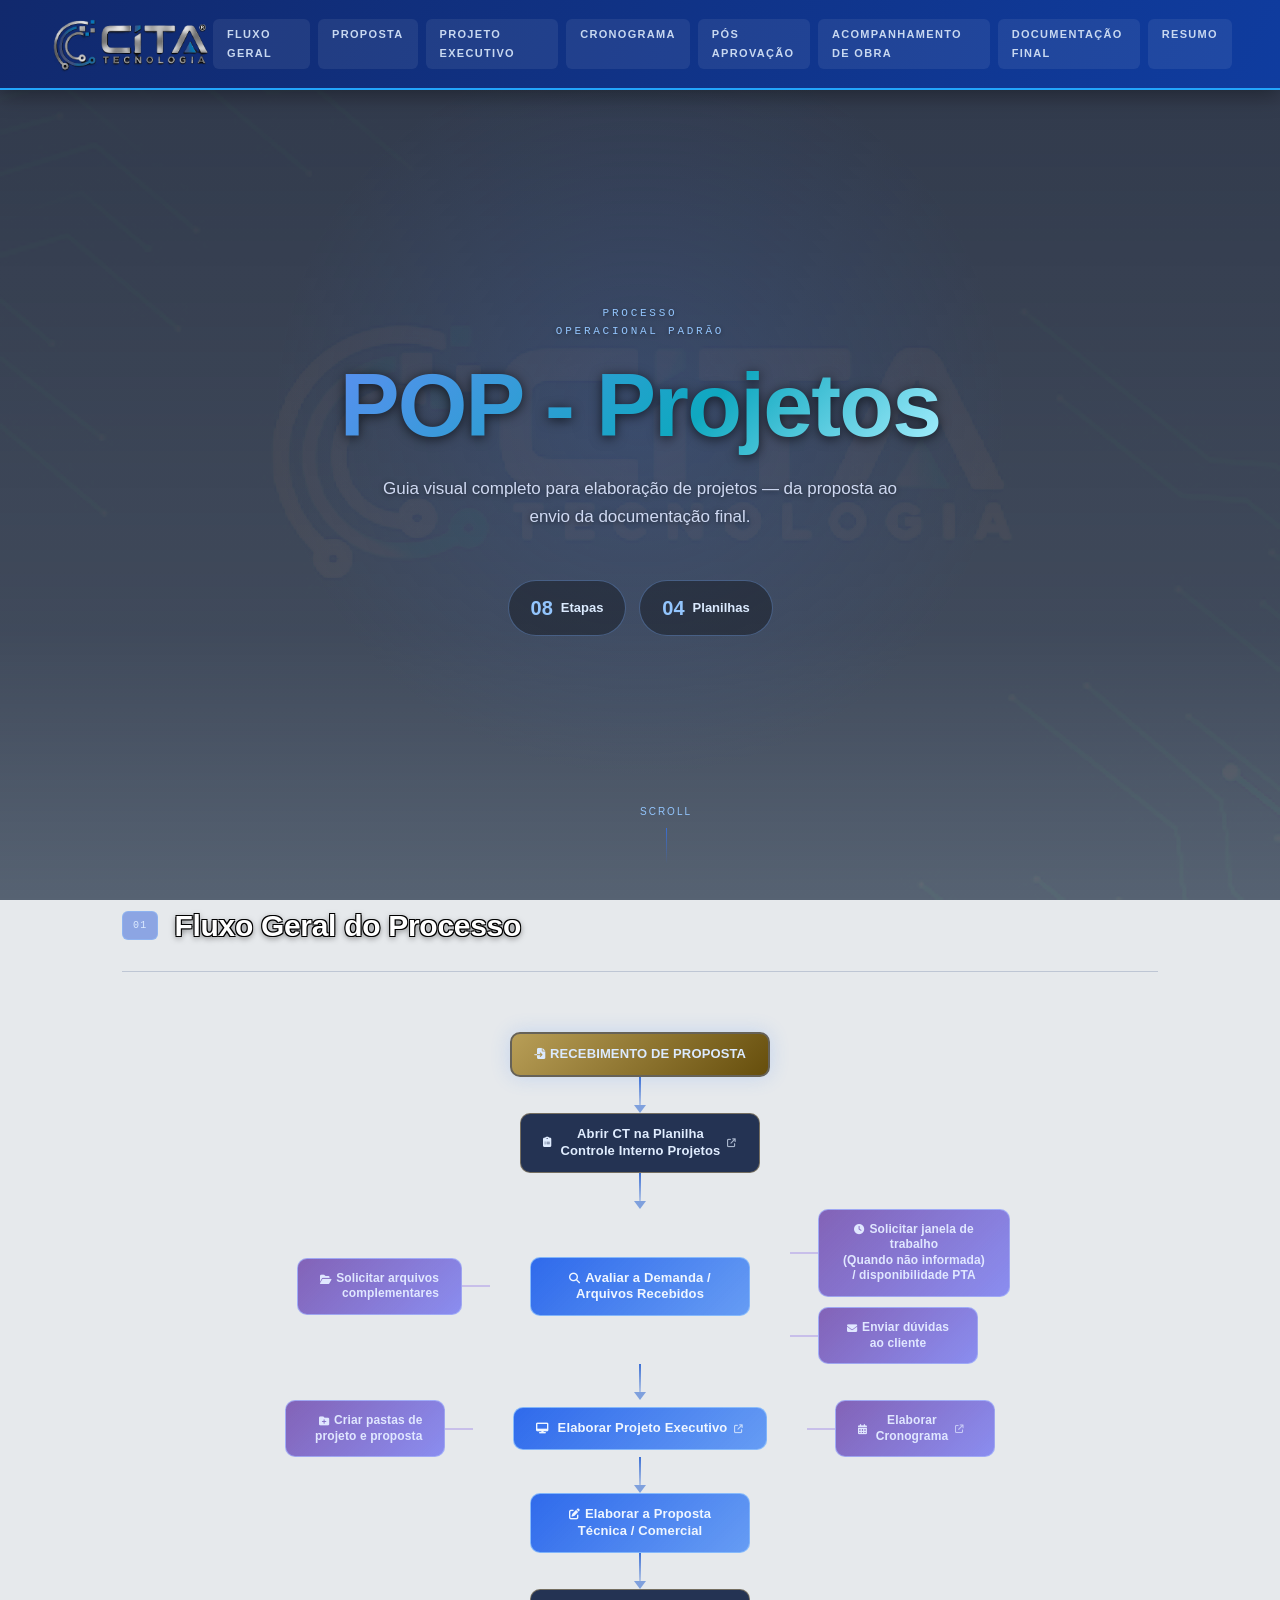
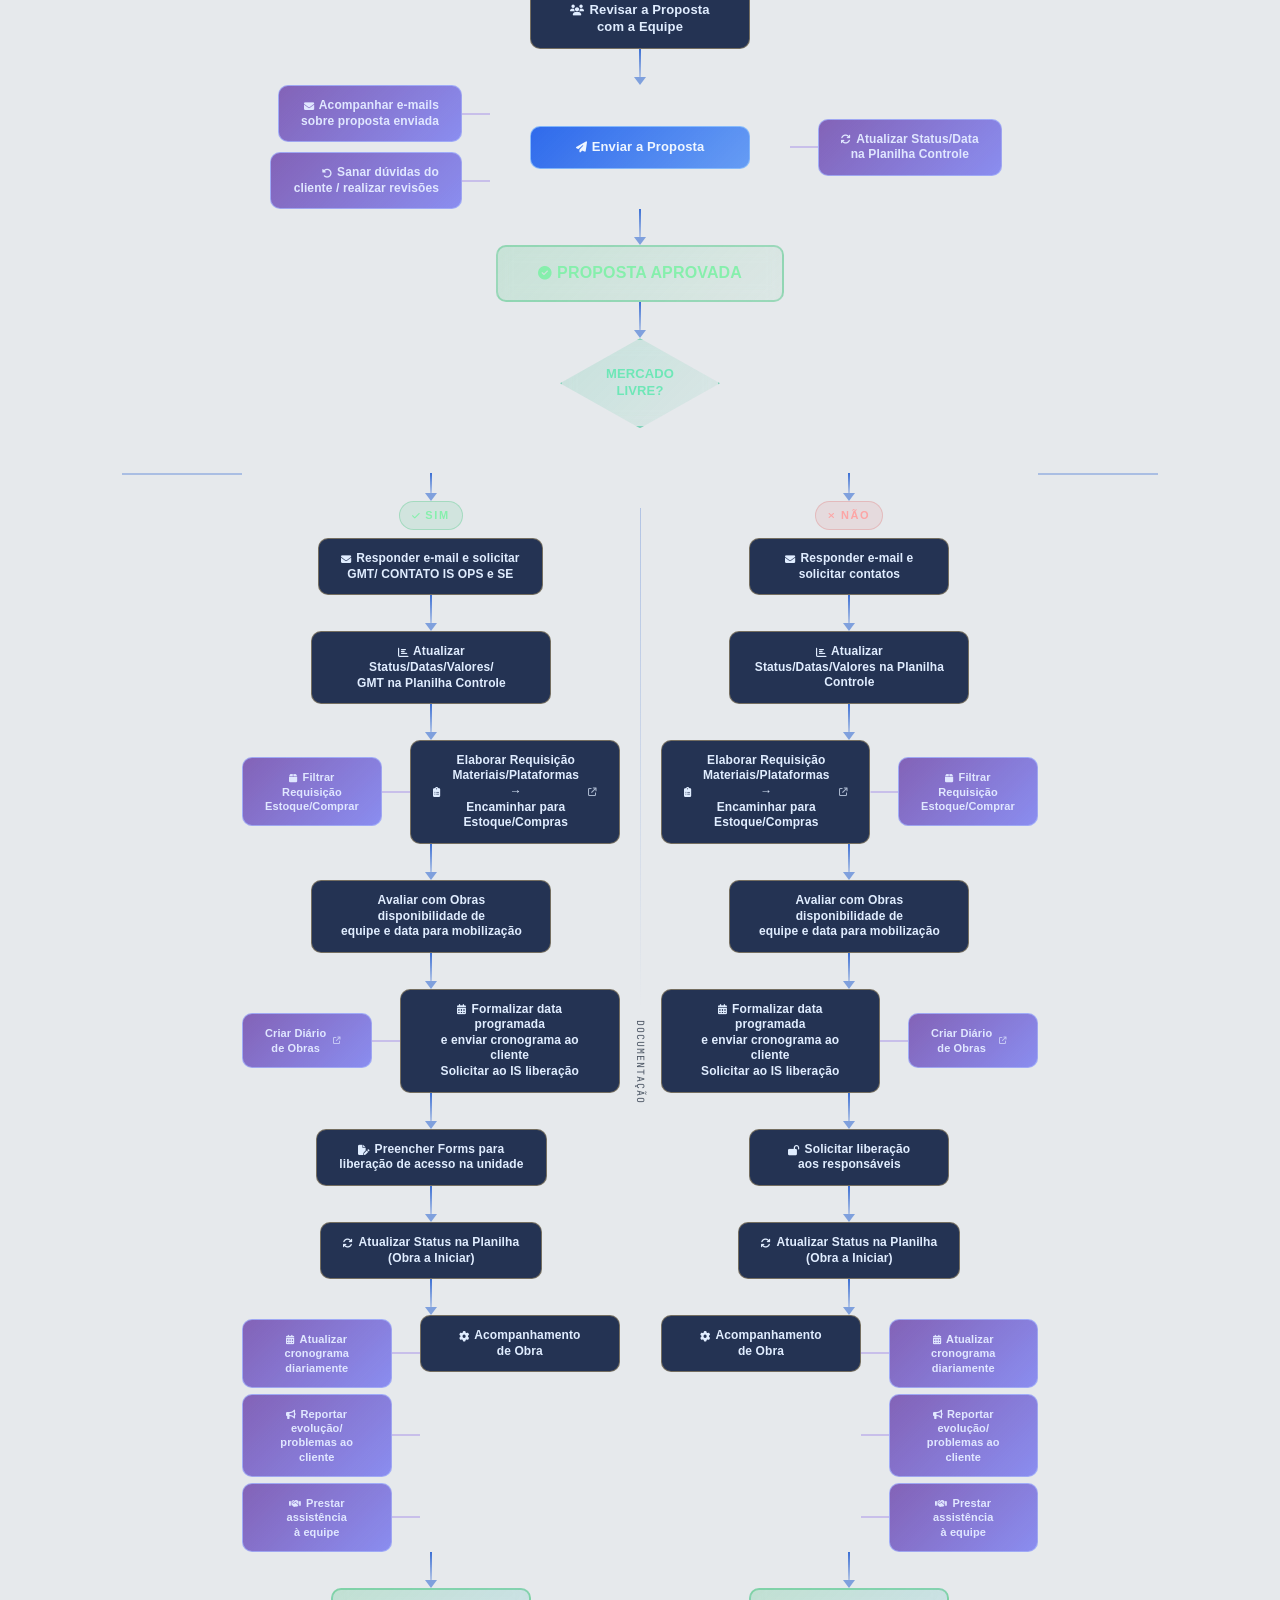
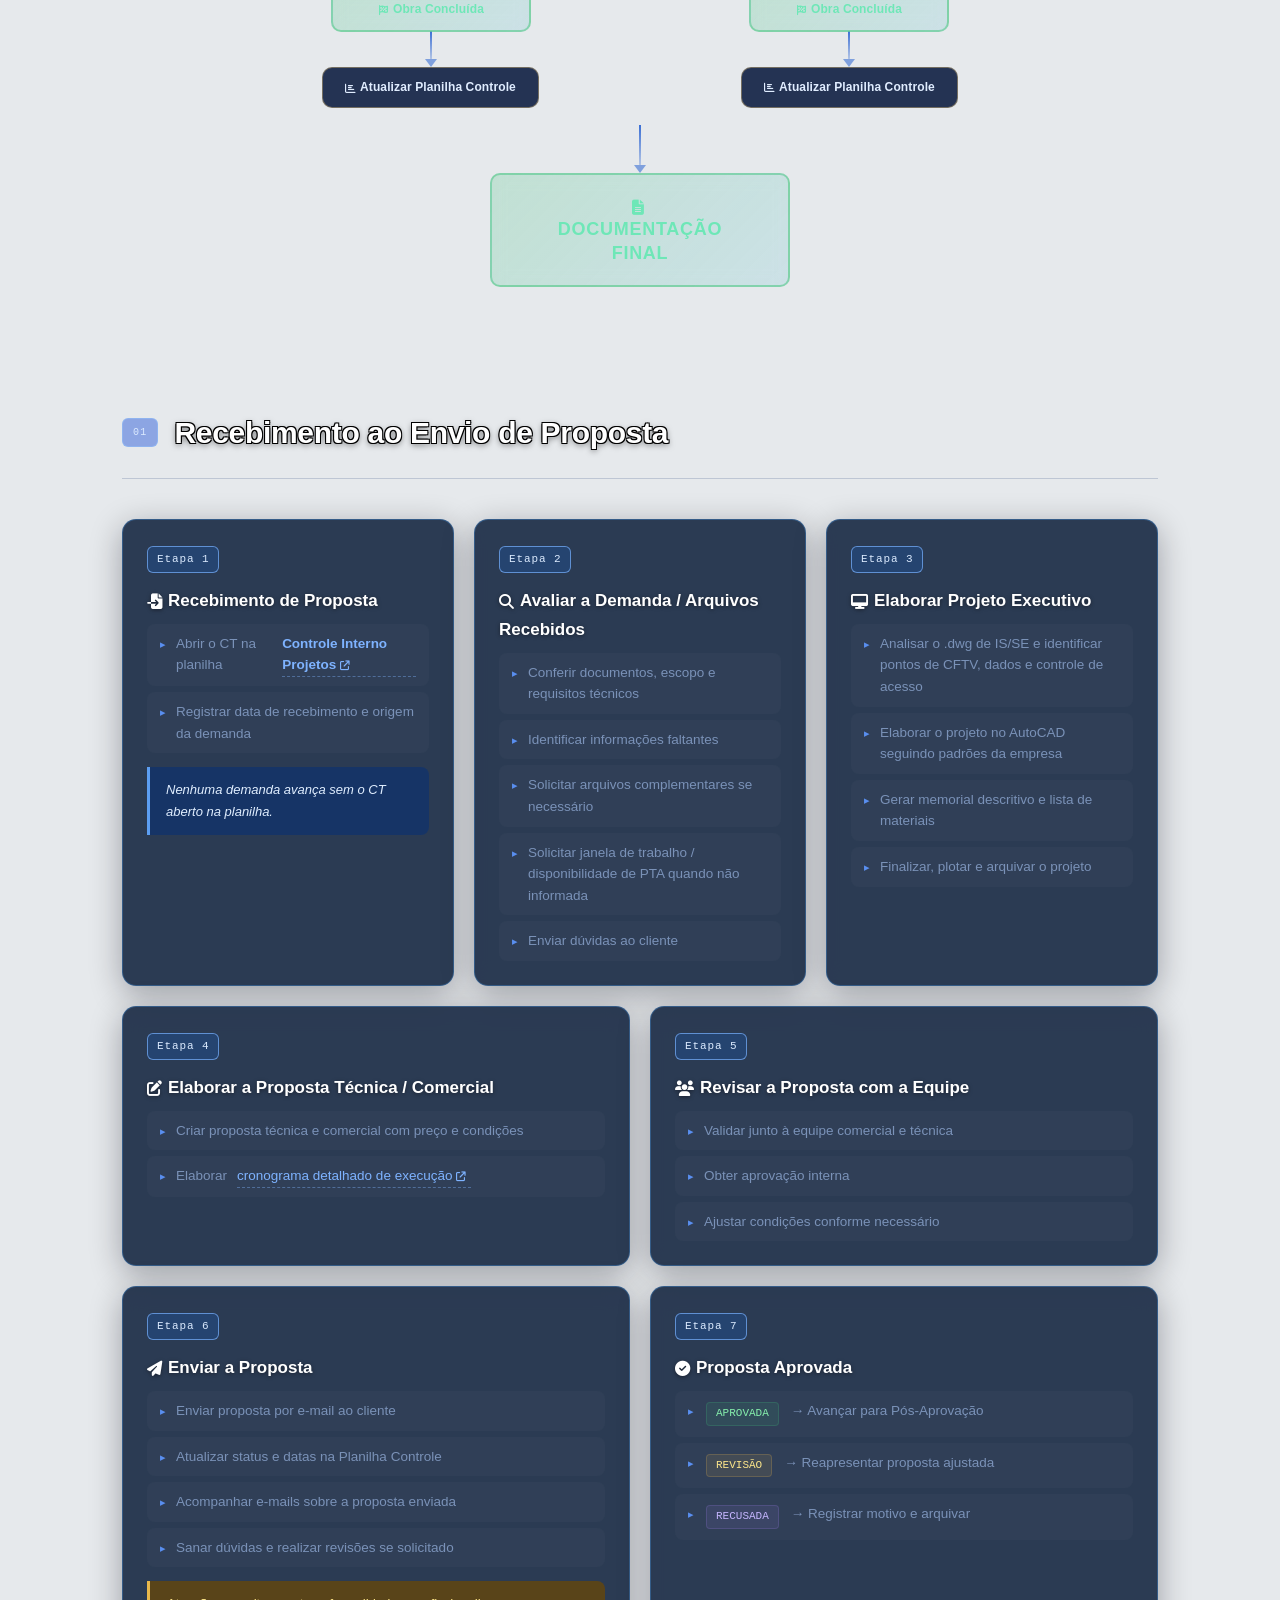
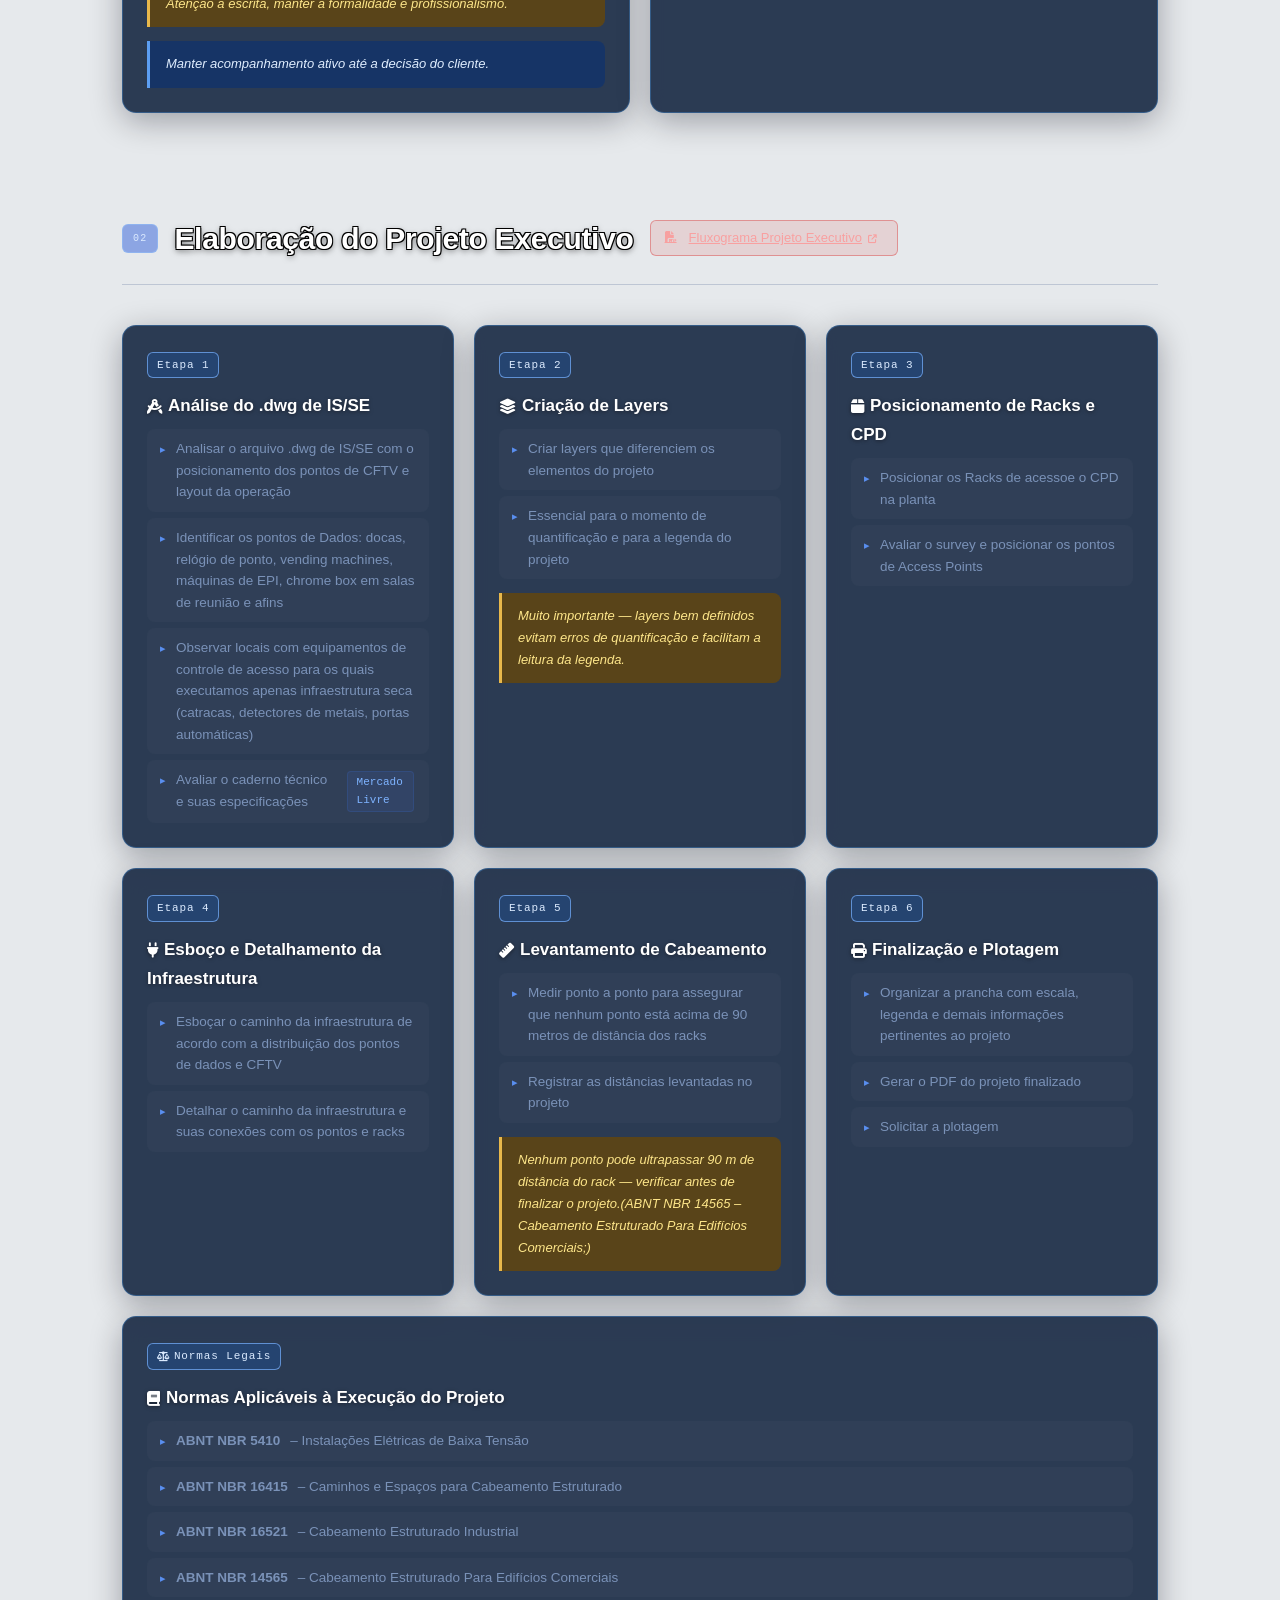
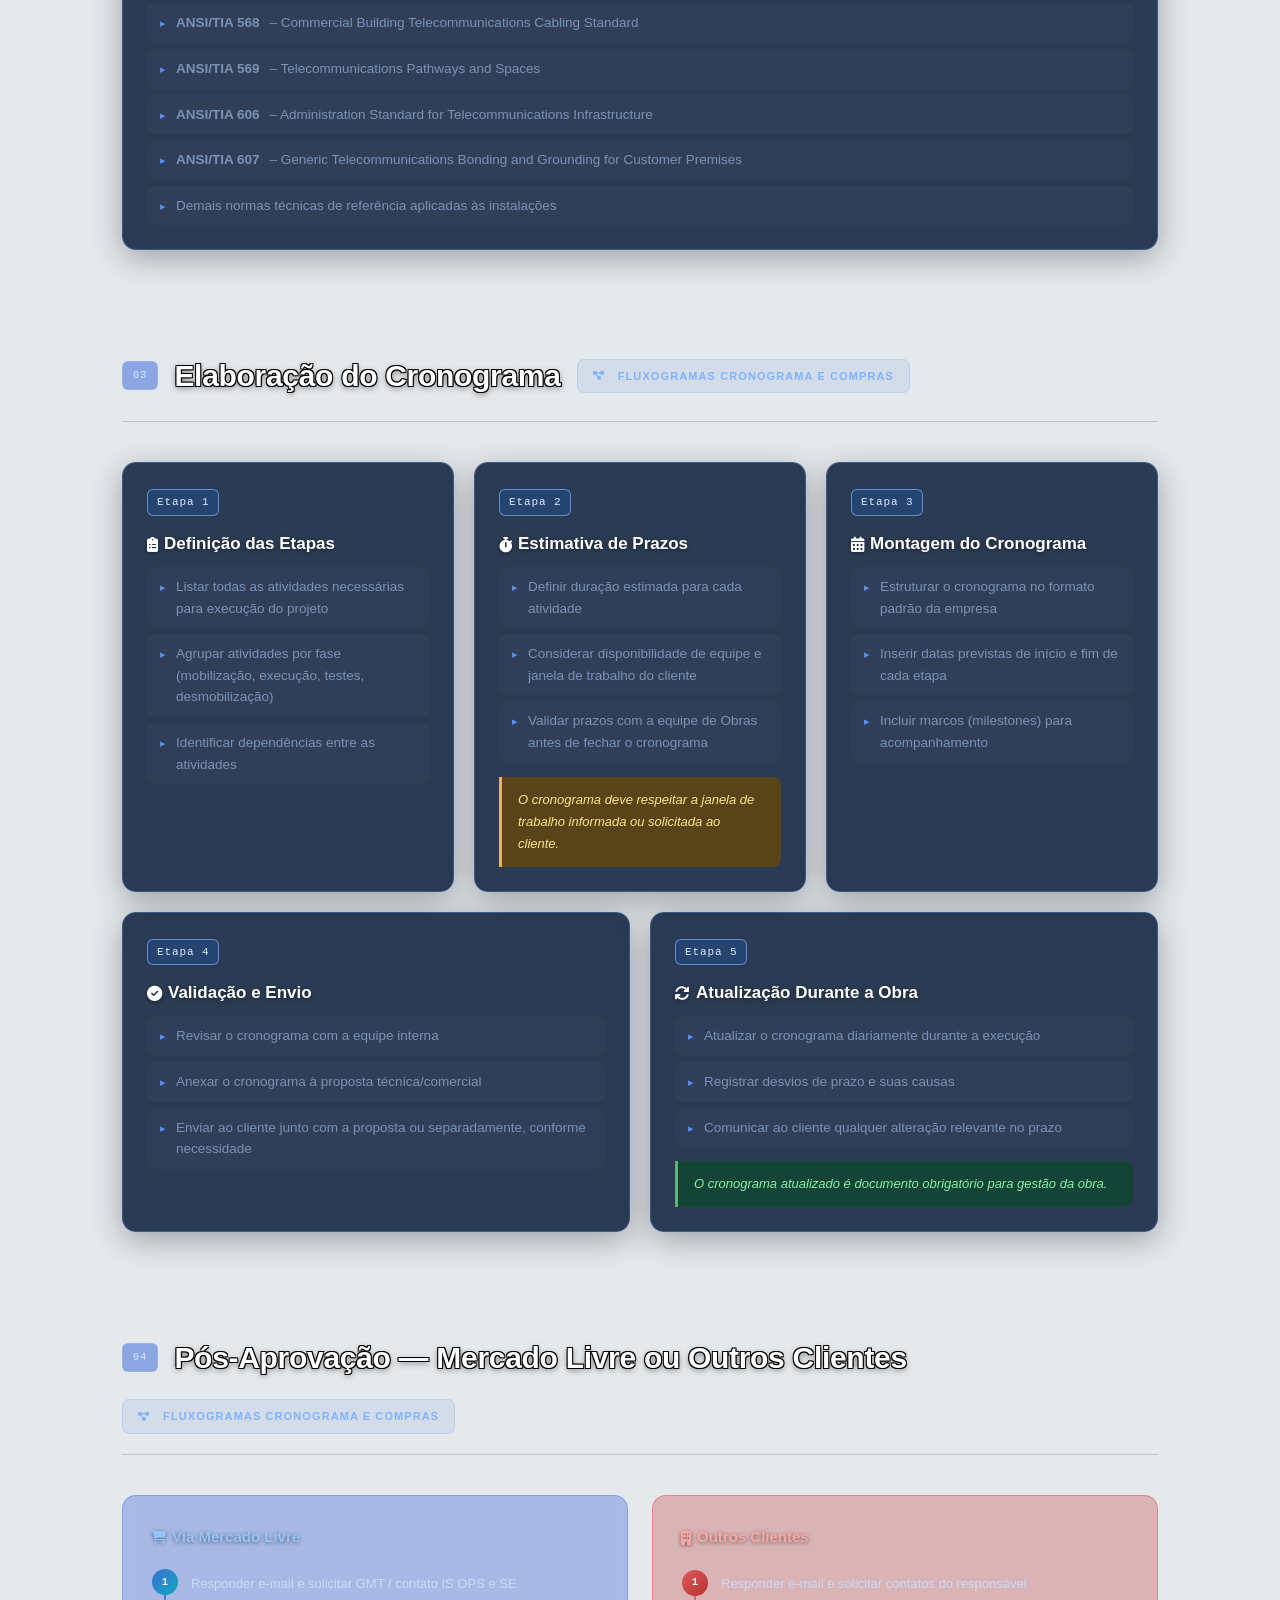
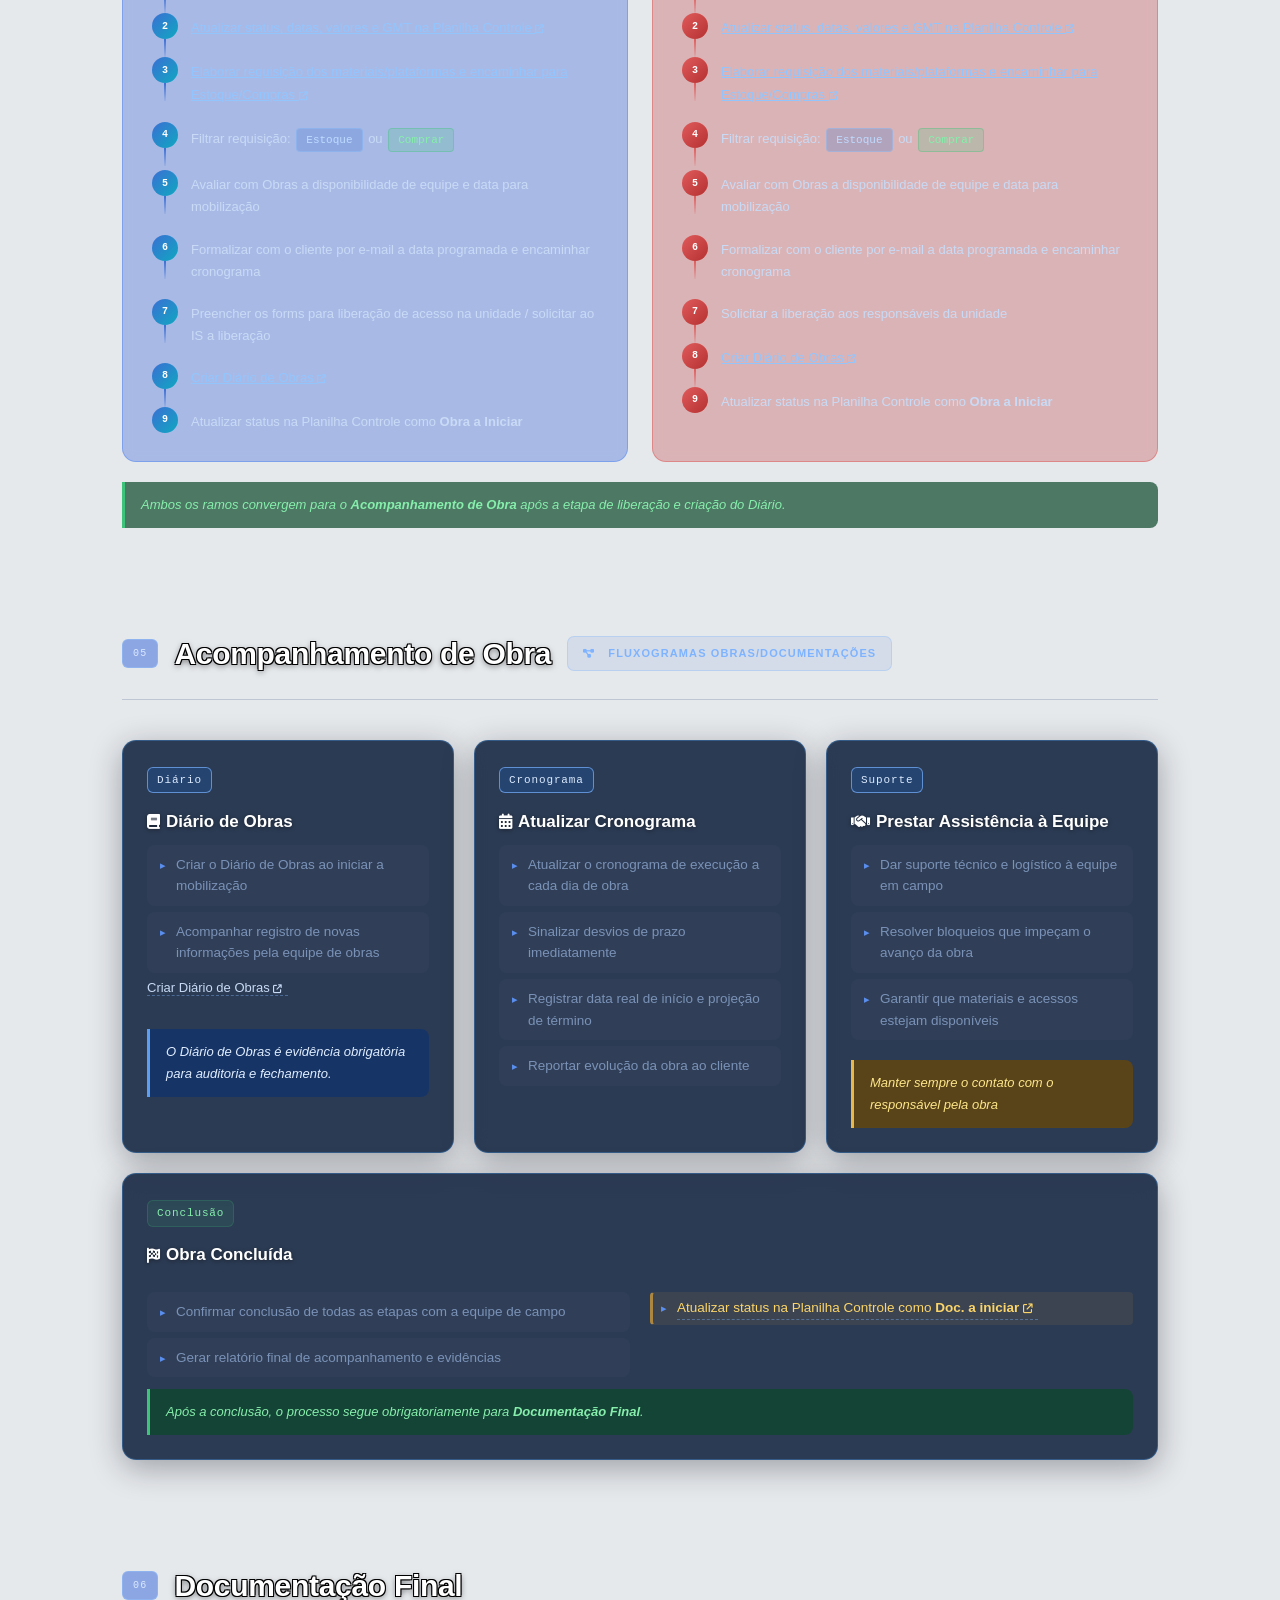
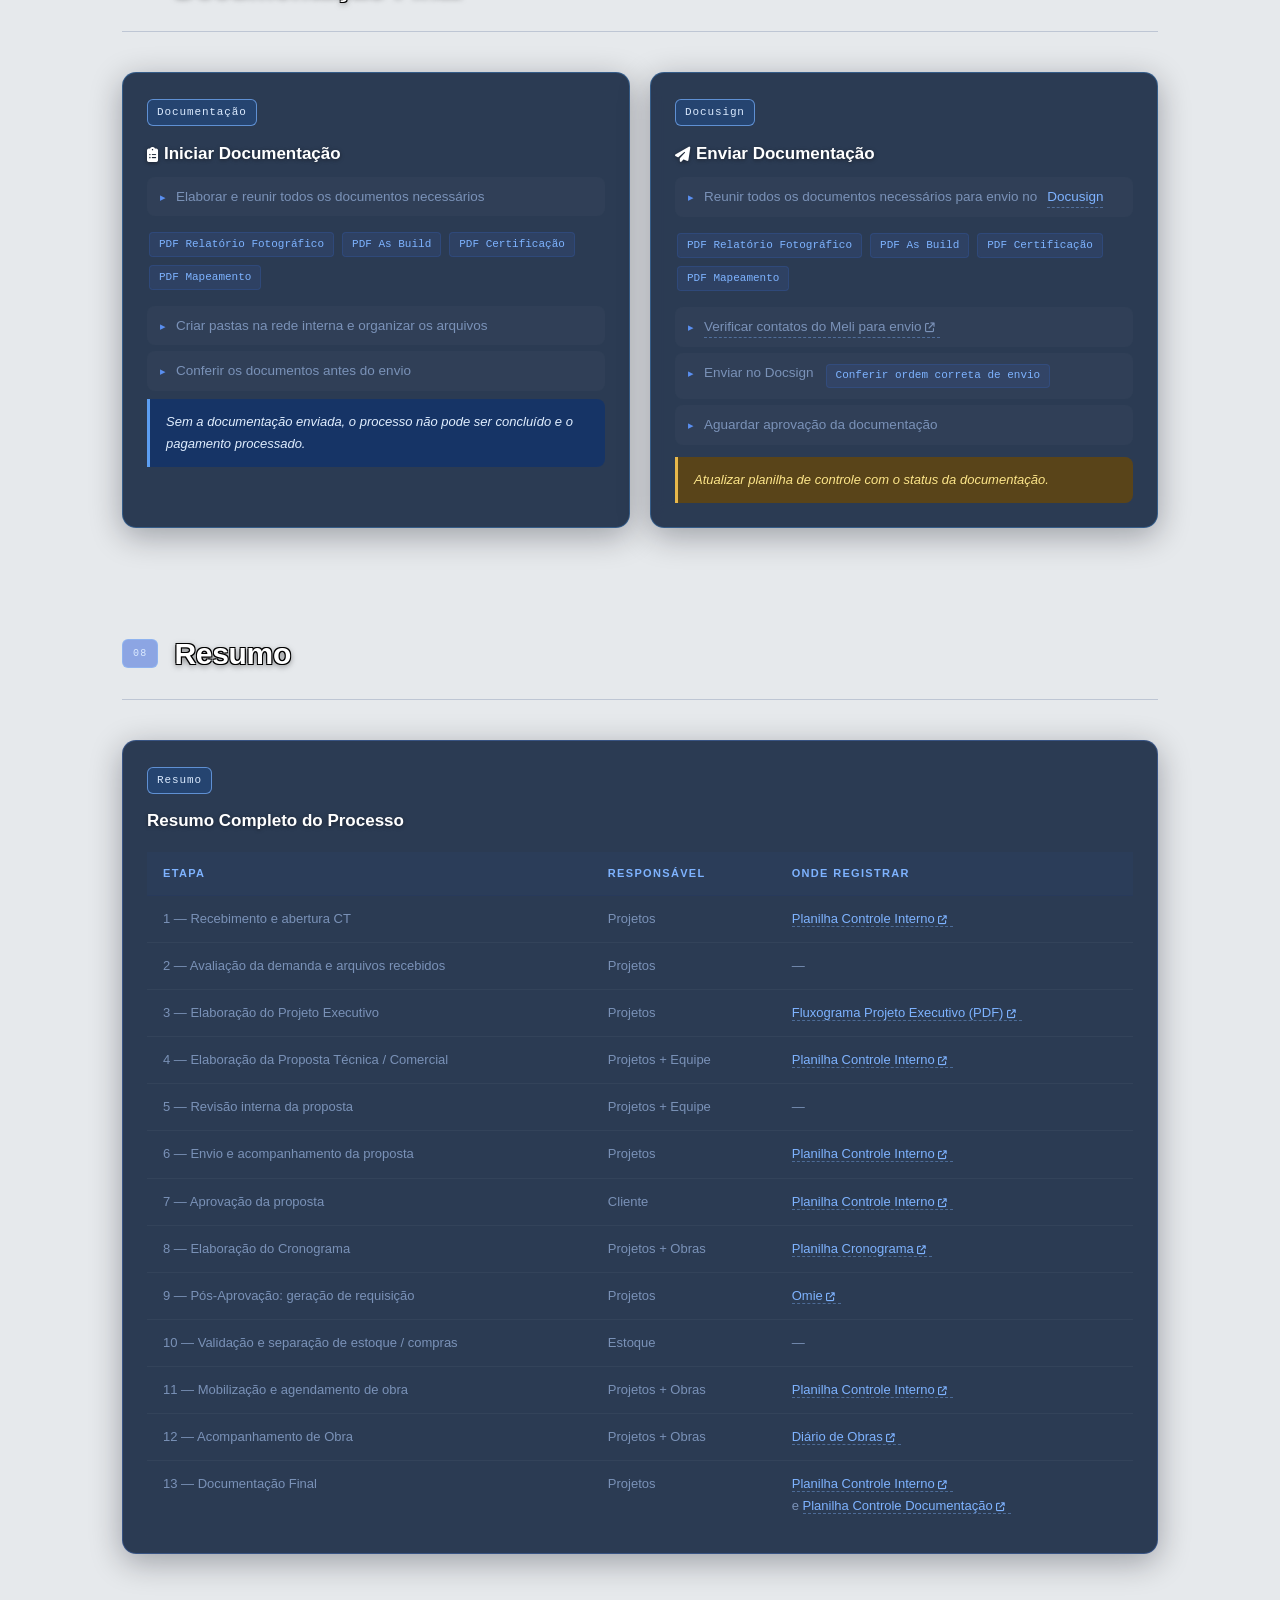
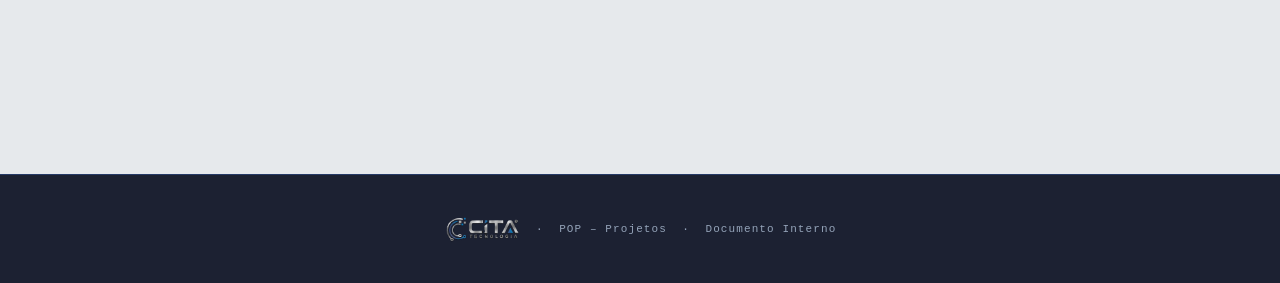
<file: index.html.html>
<!DOCTYPE html>
<html lang="pt-BR">
<head>
<meta charset="UTF-8">
<meta name="viewport" content="width=device-width, initial-scale=1.0">
<meta name="description" content="Procedimento Operacional Padrão (POP) para elaboração de projetos — da proposta ao envio da documentação final.">
<link rel="preconnect" href="https://fonts.googleapis.com">
<link rel="preconnect" href="https://fonts.gstatic.com" crossorigin>
<link href="https://fonts.googleapis.com/css2?family=JetBrains+Mono:wght@400;700&family=Rajdhani:wght@500;700;800&display=swap" rel="stylesheet">
<link rel="stylesheet" href="https://cdnjs.cloudflare.com/ajax/libs/font-awesome/6.5.1/css/all.min.css">
<title>POP · Projetos</title>
<style>
:root {
  --bg: #0d1117;
  --bg2: #111827;
  --card: #161d2e;
  --border: rgba(99,130,185,0.18);
  --blue: #3b6fd4;
  --blue-bright: #5a8ff0;
  --blue-glow: #7eb3ff;
  --teal: #0fa8c0;
  --gold: #e8b84b;
  --green: #3ec47a;
  --red: #e05c5c;
  --purple: #9b7fe8;
  --text: #e6edf8;
  --muted: #7a92b8;
  --dim: #3d4f6e;
}

*, *::before, *::after { margin:0; padding:0; box-sizing:border-box; }
html { scroll-behavior: smooth; }

/* ── PAGE TRANSITION VEIL ── */
#page-veil {
  position: fixed;
  inset: 0;
  background: #323944;
  opacity: 1;
  transition: opacity 0.35s ease;
  z-index: 9999;
  pointer-events: none;
}
#page-veil.hidden { opacity: 0; }

body {
    background: var(--bg);
        background-size: cover;
    background-position: center center;
    background-repeat: no-repeat;
    background-attachment: fixed;
    background-blend-mode: overlay;
    background-color: rgba(209, 213, 219, 0.534);
    color: var(--text);
    font-family: Arial, Helvetica, sans-serif;
    font-size: 15px;
    line-height: 1.7;
    overflow-x: hidden;
}

/* Overlay escuro sobre a imagem para manter legibilidade */
body::after {
  content: '';
  position: fixed;
  inset: 0;
  background: rgba(66, 74, 87, 0.82);
  pointer-events: none;
  z-index: 0;
}

/* ── FA ICONS ── */
.fa-solid, .fa-regular { margin-right:6px; font-size:.9em; vertical-align:middle; }
.fn .fa-solid, .fn .fa-regular { margin-right:5px; font-size:.85em; }
.branch-label .fa-solid { margin-right:4px; font-size:.8em; }

/* ── CARD LINKS ── */
.fn-link {
  display:inline-flex;
  align-items:center;
  gap:4px;
  color:inherit;
  text-decoration:none;
  border-bottom:1px dashed rgba(255,255,255,.3);
  transition:.2s;
}
.fn-link:hover { border-bottom-color:var(--blue-glow); color:var(--blue-glow); }
.fn-link .fa-arrow-up-right-from-square { font-size:.7em; opacity:.7; margin-left:3px; margin-right:0; }
.dcard a.item-link {
  color:var(--blue-glow);
  text-decoration:none;
  border-bottom:1px dashed rgba(126,179,255,.4);
  transition:.2s;
}
.dcard a.item-link:hover { border-bottom-color:var(--blue-glow); filter:brightness(1.2); }

/* ── NOISE OVERLAY ── */
body::before {
  content:'';
  position:fixed;
  inset:0;
  background-image: url("data:image/svg+xml,%3Csvg viewBox='0 0 256 256' xmlns='http://www.w3.org/2000/svg'%3E%3Cfilter id='n'%3E%3CfeTurbulence type='fractalNoise' baseFrequency='0.9' numOctaves='4' stitchTiles='stitch'/%3E%3C/filter%3E%3Crect width='100%25' height='100%25' filter='url(%23n)' opacity='0.04'/%3E%3C/svg%3E");
  pointer-events:none;
  z-index:0;
  opacity:.6;
}

/* ── HEADER ── */
header {
    position: fixed;
    top: 0; left: 0; right: 0;
    z-index: 100;
    padding: 0 48px;
    height: 90px;
    display: flex;
    align-items: center;
    justify-content: space-between;
    background: linear-gradient(115deg, #11296d, #0f3c9f);
    box-shadow: 0 5px 20px rgba(0,0,0,0.35);
    border-bottom: 2px solid #23a6fc;
}

.logo-area {
    display: flex;
    align-items: center;
    gap: 14px;
}

.logo-svg { height: 60px; width: auto; }



.menu-toggle {
    display: none;
    color: #dbe8ff;
    border: 1px solid rgba(255,255,255,0.3);
    background: rgba(255,255,255,0.08);
    padding: 8px 10px;
    border-radius: 8px;
    cursor: pointer;
    font-size: 18px;
    align-items: center;
    justify-content: center;
}
.menu-toggle:hover {
    background: rgba(173,216,230,0.85);
    color: #000000;
}

#back-top {
    border: 1px solid #23a6fc;
    color: #dbe8ff;
    background: linear-gradient(135deg, rgba(14,165,233,0.3), rgba(37,99,199,0.3));
}
#back-top:hover {
    background: linear-gradient(135deg, rgba(173,216,230,0.95), rgba(176,224,230,0.95));
    color: #000000;
}

@keyframes blink { 0%,100%{opacity:1} 50%{opacity:.3} }

.badge-pop {
  font-family: 'Courier New', monospace;
  font-size:11px;
  color:var(--blue-glow);
  background:rgba(59,111,212,.12);
  border:1px solid rgba(59,111,212,.3);
  border-radius:20px;
  padding:4px 12px;
  letter-spacing:.1em;
}

nav { display:flex; gap:8px; }

nav a {
  font-family: Arial, Helvetica, sans-serif;
  font-size:11px;
  font-weight:700;
  text-transform:uppercase;
  letter-spacing:.12em;
  color:#c8d8f0;
  text-decoration:none;
  padding:6px 14px;
  border-radius:6px;
  background:rgba(255,255,255,0.07);
  transition:background 0.25s, color 0.25s, transform 0.25s;
}

nav a:hover { color:#000; background:rgba(173,216,230,.95); transform:translateY(-2px); }

/* ── PROGRESS BAR ── */

/* ── HERO ── */
.hero {
  min-height:100vh;
  display:flex;
  flex-direction:column;
  align-items:center;
  justify-content:center;
  text-align:center;
  padding:100px 40px 60px;
  position:relative;
  z-index:1;
  overflow:hidden;
}

.hero::before {
  content:'';
  position:absolute;
  width:800px; height:800px;
  background: radial-gradient(circle, rgba(59,111,212,.18) 0%, transparent 65%);
  top:50%; left:50%;
  transform:translate(-50%,-55%);
  pointer-events:none;
}

.hero-eyebrow {
  font-family: 'Courier New', monospace;
  font-size:11px;
  letter-spacing:.25em;
  color:var(--blue-glow);
  text-transform:uppercase;
  margin-bottom:20px;
  opacity:0;
  animation:up .7s ease .2s forwards;
}

.hero h1 {
  font-family: Arial, Helvetica, sans-serif;
  font-size:clamp(44px,7vw,96px);
  font-weight:800;
  line-height:1.0;
  letter-spacing:-.02em;
  color:#fff;
  margin-bottom:24px;
  opacity:0;
  animation:up .7s ease .35s forwards;
}

.hero h1 .accent {
  background:linear-gradient(135deg, var(--blue-bright) 0%, var(--teal) 60%, #a8f0ff 100%);
  -webkit-background-clip:text;
  -webkit-text-fill-color:transparent;
  background-clip:text;
}

.hero-sub {
  font-size:17px;
  color:var(--muted);
  max-width:540px;
  margin-bottom:48px;
  opacity:0;
  animation:up .7s ease .5s forwards;
}

.hero-pills {
  display:flex;
  gap:12px;
  flex-wrap:wrap;
  justify-content:center;
  opacity:0;
  animation:up .7s ease .65s forwards;
}

.pill {
  display:flex;
  align-items:center;
  gap:8px;
  padding:10px 22px;
  border-radius:100px;
  border:1px solid var(--border);
  font-size:13px;
  font-weight:600;
  color:var(--text);
  background:rgba(255,255,255,.03);
  backdrop-filter: blur(8px);
}

.pill .n {
  font-family: Arial, Helvetica, sans-serif;
  font-size:20px;
  font-weight:800;
  color:var(--blue-bright);
}

.scroll-cue {
  position:absolute;
  bottom:36px;
  left:50%;
  transform:translateX(-50%);
  display:flex;
  flex-direction:column;
  align-items:center;
  gap:8px;
  opacity:0;
  animation:up .7s ease 1s forwards;
}

.scroll-cue span {
  font-size:10px;
  letter-spacing:.2em;
  text-transform:uppercase;
  color:var(--dim);
}

.scroll-cue::after {
  content:'';
  width:1px; height:36px;
  background:linear-gradient(to bottom, var(--blue), transparent);
  animation: scrollbar 1.4s ease infinite;
}

@keyframes scrollbar {
  0%{transform:scaleY(0);transform-origin:top}
  49%{transform:scaleY(1);transform-origin:top}
  50%{transform:scaleY(1);transform-origin:bottom}
  100%{transform:scaleY(0);transform-origin:bottom}
}

@keyframes up {
  from{opacity:0;transform:translateY(24px)}
  to{opacity:1;transform:translateY(0)}
}

/* ── WRAPPER PRINCIPAL ── */
.wrap {
  position:relative;
  z-index:1;
  max-width:1100px;
  margin:0 auto;
  padding:0 32px 120px;
}

/* ── SECTIONS ── */
.sec {
  margin-bottom:100px;
  opacity:0;
  transform:translateY(28px);
  transition:opacity .6s ease, transform .6s ease;
  scroll-margin-top: 104px; /* header height + margin */
}

.sec.vis { opacity:1; transform:none; }

.sec-head {
  display:flex;
  align-items:center;
  gap:16px;
  margin-bottom:40px;
  padding-bottom:20px;
  border-bottom:1px solid var(--border);
}

.sec-num {
  font-family: 'Courier New', monospace;
  font-size:10px;
  color:var(--blue-glow);
  padding:5px 10px;
  background:rgba(59,111,212,.1);
  border:1px solid rgba(59,111,212,.25);
  border-radius:6px;
  letter-spacing:.12em;
}

.sec-title {
  font-family: Arial, Helvetica, sans-serif;
  font-size:30px;
  font-weight:800;
  color:#fff;
  letter-spacing:-.01em;
}

/* ══════════════════════════════════
   FLUXOGRAMA VISUAL
══════════════════════════════════ */
.flowchart {
  display:flex;
  flex-direction:column;
  align-items:center;
  gap:0;
  width:100%;
  padding:20px 0;
}

/* Nó base */
.fn {
  padding:12px 22px;
  border-radius:10px;
  font-size:13px;
  font-weight:600;
  font-family: Arial, Helvetica, sans-serif;
  text-align:center;
  letter-spacing:.01em;
  line-height:1.3;
  min-width:220px;
  max-width:300px;
  position:relative;
  transition:.25s;
}

.fn:hover {
  transform:scale(1.035);
  filter:brightness(1.12);
  box-shadow:0 0 18px rgba(96,165,250,.5), 0 0 28px rgba(59,130,246,.4);
}

/* Tipos de nó */
.fn-start    { background:linear-gradient(135deg,#b89e57,#664e0c); border:2px solid #666258; color:#dbeafe; box-shadow:0 0 20px rgba(59,130,246,.2); }
.fn-action   { background:rgba(20,35,70,0.92); backdrop-filter:blur(8px); border:1px solid rgba(212, 181, 114, 0.45); color:#e0edff; }
.fn-action-alt { background:linear-gradient(135deg, rgba(37,99,235,.95), rgba(59,130,246,.75)); border:1px solid rgba(147,197,253,.8); color:#eff6ff; }
.fn-side     { background:linear-gradient(135deg, rgba(125, 91, 180, 0.95), rgba(99,102,241,.7)); border:1px solid rgba(165,180,252,.8); color:#e0e7ff; font-size:12px; min-width:160px; max-width:200px; }
.fn-decision {
  background:linear-gradient(135deg,rgba(16,185,129,.15),rgba(16,185,129,.05));
  backdrop-filter:blur(8px);
  border:2px solid rgba(16,185,129,.4);
  color:#6ee7b7;
  clip-path: polygon(50% 0%, 100% 50%, 50% 100%, 0% 50%);
  min-width:160px;
  min-height:90px;
  display:flex;
  align-items:center;
  justify-content:center;
  padding:20px 30px;
  border-radius:4px;
}
.fn-approved { background:linear-gradient(135deg,rgba(62,196,122,.18),rgba(62,196,122,.06)); backdrop-filter:blur(8px); border:2px solid rgba(62,196,122,.4); color:#86efac; }
.fn-end      { background:linear-gradient(135deg,rgba(62,196,122,.22),rgba(15,168,192,.12)); backdrop-filter:blur(8px); border:2px solid rgba(62,196,122,.5); color:#6ee7b7; }
.fn-end-red  { background:rgba(224,92,92,.08); backdrop-filter:blur(8px); border:1px solid rgba(224,92,92,.3); color:#fca5a5; }

/* Seta vertical */
.arrow {
  display:flex;
  flex-direction:column;
  align-items:center;
  gap:0;
  margin:0;
}

.arrow-line {
  width:2px;
  height:28px;
  background:linear-gradient(to bottom, var(--blue),rgba(59,111,212,.3));
}

.arrow-head {
  width:0; height:0;
  border-left:6px solid transparent;
  border-right:6px solid transparent;
  border-top:8px solid rgba(59,111,212,.6);
}

/* Linha horizontal */
.h-line {
  height:2px;
  flex:1;
  background:rgba(59,111,212,.35);
  margin-top:45px;
  max-width:120px;
}

/* Labels dos ramos */
.branch-label {
  font-family: Arial, Helvetica, sans-serif;
  font-size:11px;
  font-weight:700;
  letter-spacing:.15em;
  text-transform:uppercase;
  padding:4px 12px;
  border-radius:20px;
  margin-bottom:8px;
}

.label-sim  { background:rgba(62,196,122,.12); color:#86efac; border:1px solid rgba(62,196,122,.3); }
.label-nao  { background:rgba(224,92,92,.1);   color:#fca5a5; border:1px solid rgba(224,92,92,.25); }

/* Side boxes */
.side-group {
  display:flex;
  flex-direction:row;
  align-items:center;
  gap:0;
  width:100%;
  position:relative;
}

.side-h-line {
  height:2px;
  width:28px;
  background:rgba(155,127,232,.4);
  flex-shrink:0;
}

/* ── FLOW ROW — symmetric side cards ── */
.flow-row {
  display:flex;
  align-items:center;
  justify-content:center;
  width:100%;
}
.flow-sides {
  display:flex;
  flex-direction:column;
  gap:10px;
  width:220px;
  flex-shrink:0;
}
.flow-sides.left  { align-items:flex-end; }
.flow-sides.right { align-items:flex-start; }
.flow-side-item {
  display:flex;
  align-items:center;
}

/* Split de ramos */
.flow-split {
  display:flex;
  align-items:flex-start;
  justify-content:center;
  gap:0;
  width:100%;
  margin:0;
  position:relative;
}

.flow-branch {
  display:flex;
  flex-direction:column;
  align-items:center;
  flex:1;
  max-width:420px;
}

/* ── DETAIL CARDS ── */
.detail-grid {
  display:grid;
  grid-template-columns: repeat(auto-fill, minmax(280px,1fr));
  gap:20px;
  margin-top:8px;
}

.dcard {
  background: rgba(18, 35, 62, 0.88);
  backdrop-filter:blur(12px);
  border:1px solid rgba(60, 120, 180, 0.95);
  border-radius:14px;
  padding:24px;
  position:relative;
  overflow:hidden;
  transition:.25s;
  box-shadow:0 14px 40px rgba(1,10,30,.6);
}

.dcard::before {
  content:'';
  position:absolute;
  top:0; left:0; right:0;
  height:2px;
  background:linear-gradient(90deg,var(--blue),var(--teal));
  transform:scaleX(0);
  transform-origin:left;
  transition:.35s;
}

.dcard:hover {
  background: rgba(31, 59, 99, 0.95);
  border-color:rgba(120, 173, 241, 1);
  transform:translateY(-2px);
  box-shadow:0 16px 45px rgba(7,25,60,.75);
}

.dcard:hover::before { transform:scaleX(1); }

.dcard-num {
  font-family: 'Courier New', monospace;
  font-size:11px;
  color:#dbeafe;
  background:rgba(30,80,150,.45);
  border:1px solid rgba(115,170,245,.75);
  border-radius:6px;
  padding:3px 9px;
  display:inline-block;
  margin-bottom:14px;
  letter-spacing:.08em;
}

.dcard h3 {
  font-family: Arial, Helvetica, sans-serif;
  font-size:17px;
  font-weight:700;
  color:#fff;
  margin-bottom:8px;
}

.dcard p, .dcard li {
  font-size:13.5px;
  color:var(--muted);
  line-height:1.6;
}

.dcard ul {
  list-style:none;
  padding:0;
  display:flex;
  flex-direction:column;
  gap:6px;
  margin-top:8px;
}

.dcard ul li {
  display:flex;
  align-items:flex-start;
  gap:10px;
  padding:8px 12px;
  border-radius:8px;
  background:rgba(255,255,255,.025);
  border:1px solid transparent;
  transition:.2s;
}

.dcard ul li:hover { border-color:rgba(173,216,230,.7); background:rgba(173,216,230,.15); }

.dcard ul li::before {
  content:'▸';
  color:var(--blue-bright);
  font-size:11px;
  margin-top:3px;
  flex-shrink:0;
}

/* Alert boxes */
.alert-box {
  background:rgba(20, 68, 128, .4);
  border-left:3px solid rgba(96, 165, 250, .95);
  border-radius:0 8px 8px 0;
  padding:12px 16px;
  font-size:13px;
  color:#d9e8ff;
  font-style:italic;
  margin-top:14px;
}

.alert-box.warn { border-left-color:var(--gold); background:rgba(232,184,75,.06); }
.alert-box.ok   { border-left-color:var(--green); background:rgba(62,196,122,.06); }

/* Chips */
.chip {
  display:inline-block;
  font-family: 'Courier New', monospace;
  font-size:11px;
  padding:2px 9px;
  border-radius:4px;
  margin:2px;
}

.ch-blue   { background:rgba(59,111,212,.12); color:var(--blue-glow); border:1px solid rgba(59,111,212,.2); }
.ch-green  { background:rgba(62,196,122,.1);  color:#86efac; border:1px solid rgba(62,196,122,.2); }
.ch-gold   { background:rgba(232,184,75,.1);  color:#fde68a; border:1px solid rgba(232,184,75,.2); }
.ch-purple { background:rgba(155,127,232,.1); color:#c4b5fd; border:1px solid rgba(155,127,232,.2); }

/* Branch detail split */
.branch-detail {
  display:grid;
  grid-template-columns:1fr 1fr;
  gap:24px;
  margin-top:8px;
}

.branch-col {
  border-radius:14px;
  padding:28px;
  display:flex;
  flex-direction:column;
  gap:16px;
  backdrop-filter:blur(12px);
}

.branch-col.ml { background:rgba(59,111,212,.08); border:1px solid rgba(59,111,212,.2); }
.branch-col.nm { background:rgba(224,92,92,.06);  border:1px solid rgba(224,92,92,.18); }

.branch-col h4 {
  font-family: Arial, Helvetica, sans-serif;
  font-weight:700;
  font-size:15px;
  margin-bottom:4px;
}

.branch-col.ml h4 { color:var(--blue-glow); }
.branch-col.nm h4 { color:#fca5a5; }

/* Mini flow */
.mini-flow {
  display:flex;
  flex-direction:column;
  gap:0;
}

.mf-step {
  display:flex;
  align-items:flex-start;
  gap:12px;
}

.mf-left {
  display:flex;
  flex-direction:column;
  align-items:center;
  width:28px;
  flex-shrink:0;
}

.mf-dot {
  width:26px; height:26px;
  border-radius:50%;
  background:linear-gradient(135deg,var(--blue),var(--teal));
  display:flex;
  align-items:center;
  justify-content:center;
  font-family: 'Courier New', monospace;
  font-size:10px;
  font-weight:700;
  color:#fff;
  flex-shrink:0;
}

.mf-line {
  width:2px; flex:1;
  min-height:18px;
  background:linear-gradient(to bottom,var(--blue),rgba(59,111,212,.1));
  margin:0 auto;
}

.mf-content {
  flex:1;
  padding:4px 0 16px;
  font-size:13px;
  color:var(--muted);
}

.mf-step:last-child .mf-line { display:none; }
.mf-step:last-child .mf-content { padding-bottom:0; }

/* Code block */
.codeblock {
  background:rgba(7,12,20,0.9);
  backdrop-filter:blur(8px);
  border:1px solid var(--border);
  border-radius:10px;
  overflow:hidden;
  margin:16px 0;
}

.codeblock-head {
  display:flex;
  align-items:center;
  justify-content:space-between;
  padding:10px 16px;
  background:rgba(255,255,255,.025);
  border-bottom:1px solid var(--border);
}

.codeblock-head span {
  font-family: 'Courier New', monospace;
  font-size:10px;
  color:var(--dim);
  letter-spacing:.12em;
  text-transform:uppercase;
}

.copy-btn {
  font-family: 'Courier New', monospace;
  font-size:10px;
  color:var(--blue-glow);
  background:rgba(59,111,212,.1);
  border:1px solid rgba(59,111,212,.2);
  border-radius:4px;
  padding:3px 10px;
  cursor:pointer;
  transition:.2s;
}

.copy-btn:hover { background:rgba(173,216,230,.4); }
.copy-btn.copied { color:var(--green); border-color:rgba(62,196,122,.3); }

pre {
  padding:18px 16px;
  font-family: 'Courier New', monospace;
  font-size:12px;
  line-height:1.8;
  color:#c9d8f0;
  overflow-x:auto;
  white-space:pre-wrap;
}

/* Table */
.pop-table {
  width:100%;
  border-collapse:collapse;
  font-size:13px;
  margin-top:16px;
}

.pop-table th {
  font-family: Arial, Helvetica, sans-serif;
  font-size:11px;
  font-weight:700;
  text-transform:uppercase;
  letter-spacing:.12em;
  color:var(--blue-glow);
  padding:12px 16px;
  text-align:left;
  border-bottom:1px solid var(--border);
  background:rgba(59,111,212,.04);
}

.pop-table td {
  padding:12px 16px;
  border-bottom:1px solid rgba(255,255,255,.04);
  color:var(--muted);
  vertical-align:top;
}

.pop-table tr:last-child td { border-bottom:none; }
.pop-table tr:hover td { background:rgba(173,216,230,.15); }

/* Footer */
footer {
  position:relative;
  z-index:1;
  text-align:center;
  padding:40px 32px;
  border-top:1px solid var(--border);
  font-family: 'Courier New', monospace;
  font-size:11px;
  color:var(--dim);
  letter-spacing:.1em;
}

footer strong { color:var(--blue-glow); }

/* Back to top */
#btt {
  position:fixed;
  bottom:28px; right:28px;
  z-index:200;
  width:42px; height:42px;
  border-radius:50%;
  background:rgba(59,111,212,.15);
  border:1px solid rgba(59,111,212,.3);
  color:var(--blue-glow);
  font-size:18px;
  display:flex;
  align-items:center;
  justify-content:center;
  text-decoration:none;
  opacity:0;
  pointer-events:none;
  transition:.3s;
  backdrop-filter:blur(8px);
}

#btt.show { opacity:1; pointer-events:auto; }
#btt:hover { background:rgba(173,216,230,.5); transform:translateY(-3px); }

/* ── RESPONSIVE ── */
@media(max-width:768px){
  header { padding:0 20px; }
  .menu-toggle { display: flex; }
  nav {
    display: none;
    position: absolute;
    top: 64px;
    left: 0;
    right: 0;
    flex-direction: column;
    gap: 8px;
    padding: 12px;
    background: rgba(9, 18, 32, 0.96);
    border-bottom: 1px solid rgba(255,255,255,0.12);
    backdrop-filter: blur(8px);
    z-index: 210;
  }
  nav.open {
    display: flex;
  }
  nav a {
    width: 100%;
    padding: 10px 12px;
    border-radius: 8px;
    background: rgba(255,255,255,0.08);
  }
  .hero h1 { font-size:42px; }
  .branch-detail { grid-template-columns:1fr; }
  .flow-split { flex-direction:column; align-items:center; }
  .h-line { display:none; }
  .detail-grid { grid-template-columns:1fr; }
}

/* ── REDUCED MOTION ── */
@media (prefers-reduced-motion: reduce) {
  *, *::before, *::after {
    animation-duration: 0.01ms !important;
    animation-iteration-count: 1 !important;
    transition-duration: 0.01ms !important;
  }
  html { scroll-behavior: auto; }
  .sec { opacity:1; transform:none; }
  .hero-eyebrow, .hero h1, .hero-sub, .hero-pills, .scroll-cue { opacity:1; transform:none; }
}

/* ── PRINT ── */
@media print {
  body { background:#fff; color:#111; font-size:12pt; }
  header, #prog, #btt, .scroll-cue, .menu-toggle { display:none !important; }
  .hero { min-height:auto; padding:20pt 0 12pt; }
  .hero h1, .hero h1 .accent { color:#111; -webkit-text-fill-color:#111; background:none; }
  .hero-sub { color:#444; }
  .wrap { max-width:100%; padding:0; }
  .sec { opacity:1; transform:none; margin-bottom:24pt; }
  .dcard { background:#f5f7fa; border:1px solid #ccc; box-shadow:none; break-inside:avoid; }
  .dcard h3 { color:#111; }
  .dcard p, .dcard li { color:#333; }
  .pop-table th { color:#333; background:#eee; }
  .pop-table td { color:#444; }
  .alert-box { border-left-color:#555; background:#f0f0f0; color:#333; }
  .fn { border:1px solid #666; background:#f5f5f5 !important; color:#111 !important; box-shadow:none; }
  .codeblock { background:#f5f5f5; border:1px solid #ccc; }
  pre { color:#222; }
  footer { border-top:1px solid #ccc; color:#555; }
  a { color:#111; text-decoration:none; }
}

.flow-container {
    display: flex;
    flex-direction: column;
    align-items: center;
    width: 100%;
    font-family: Arial, sans-serif;
  }

  .flow-row {
    display: flex;
    align-items: center;
    justify-content: center;
    gap: 40px;
    width: 100%;
  }

  .box {
    padding: 10px 14px;
    border-radius: 8px;
    font-size: 12px;
    text-align: center;
    min-width: 160px;
    background: #f3eaff;
    border: 1px solid #d1c2ff;
  }

  .box.center {
    background: #ffeaa7;
    border: 1px solid #e1c96a;
    font-weight: bold;
  }

  .line {
    height: 2px;
    width: 40px;
    background: rgba(155,127,232,.5);
  }

  .vertical-line {
    width: 2px;
    height: 20px;
    background: rgba(155,127,232,.5);
    margin: 0 auto;
  }

  .sub-row {
    display: flex;
    align-items: center;
    justify-content: flex-start;
    width: 60%;
    margin-top: 5px;
  }

  .sub-line {
    width: 40px;
    height: 2px;
    background: rgba(155,127,232,.5);
  }

</style>

<style>
   
body {
    margin: 0;
    min-height: 100vh;

    /* Fundo com camada branca forte + imagem */
    background-image:
        linear-gradient(rgba(255, 255, 255, 0.92), rgba(255, 255, 255, 0.92)),
        url('IMAGEM_FUNDO.jpg');

    background-size: cover;
    background-repeat: no-repeat;
    background-position: center;
    background-attachment: fixed; /* efeito premium (parallax leve) */

    font-family: 'Segoe UI', 'DM Sans', sans-serif;
    color: #111827;
}
</style>

<!-- ============================================================
     ADAPTAÇÕES DE CONTRASTE — FUNDO CLARO
     Aplicadas sobre o tema original para garantir legibilidade
     ============================================================ -->
<style>

/* ── 1. VARIÁVEIS: texto escuro para fundo claro ── */
:root {
  --text:   #111827;
  --muted:  #334155;
  --dim:    #4b5563;
  --border: rgba(30,60,120,0.22);
}

/* ── 2. BASE ── */
body { color: #111827; }

/* ── 3. SEÇÕES: títulos e cabeçalhos ── */
.sec-title {
  color: #ffffff;
  text-shadow:
    -1px -1px 0 #000,
     1px -1px 0 #000,
    -1px  1px 0 #000,
     1px  1px 0 #000,
     0 2px 6px rgba(0,0,0,0.55);
}
.sec-num {
  color: #dbeafe;
  background: rgba(29, 79, 216, 0.445);
  border-color: rgba(147,197,253,0.45);
}
.sec-head { border-bottom-color: rgba(30,60,120,0.20); }

/* ── 4. HERO: overlay suave para contraste sem escurecer demais ── */
.hero {
  background: linear-gradient(
    to bottom,
    rgba(5,10,30,0.48) 0%,
    rgba(5,10,30,0.28) 70%,
    transparent 100%
  );
}
/* Título POP - PROJETOS: mantém gradiente original + borda preta */
.hero h1 {
  color: #ffffff;
}
.hero h1 .accent {
  background: linear-gradient(135deg, var(--blue-bright) 0%, var(--teal) 60%, #a8f0ff 100%);
  -webkit-background-clip: text;
  -webkit-text-fill-color: transparent;
  background-clip: text;
  filter: drop-shadow(0 2px 6px rgba(0,0,0,0.65));
}
.hero-sub    { color: rgba(220,230,255,0.92); text-shadow: 0 1px 5px rgba(0,0,0,0.5); }
.hero-eyebrow{ color: #93c5fd; text-shadow: 0 1px 4px rgba(0,0,0,0.4); }
.pill {
  background: rgba(0,0,0,0.32);
  border-color: rgba(126,179,255,0.35);
  color: #dbeafe;
  backdrop-filter: blur(10px);
}
.pill .n { color: #93c5fd; }
.scroll-cue span { color: #93c5fd; }

/* ── 5. SEÇÃO 4 — PÓS-APROVAÇÃO: branch-cols com cor mais presente ── */
.branch-col.ml {
  background: rgba(29,78,216,0.30);
  border: 1px solid rgba(90,143,240,0.55);
  backdrop-filter: blur(6px);
}
.branch-col.nm {
  background: rgba(185,28,28,0.26);
  border: 1px solid rgba(224,92,92,0.50);
  backdrop-filter: blur(6px);
}
.branch-col.ml h4 {
  color: #93c5fd;
  text-shadow: 0 1px 4px rgba(0,0,0,0.5);
}
.branch-col.nm h4 {
  color: #fca5a5;
  text-shadow: 0 1px 4px rgba(0,0,0,0.5);
}
.mf-content {
  color: #c8daf5;
}
.branch-col .mf-content a {
  color: #93c5fd !important;
  border-bottom-color: rgba(147,197,253,0.45);
}
.branch-col .chip.ch-blue {
  background: rgba(59,111,212,0.25);
  color: #bfdbfe;
  border-color: rgba(147,197,253,0.40);
}
.branch-col .chip.ch-green {
  background: rgba(62,196,122,0.20);
  color: #86efac;
  border-color: rgba(62,196,122,0.35);
}

/* ── 6. DETAIL CARDS: borda mais nítida, texto interno de volta ao original ── */
.dcard {
  border-color: rgba(60,120,180,0.55);
  box-shadow: 0 8px 32px rgba(0,5,20,0.32);
}
/* Restaura texto claro dentro dos cards escuros (--muted foi sobrescrito globalmente) */
.dcard p, .dcard li          { color: #7a92b8; }
.dcard h3                    { color: #ffffff; text-shadow: 0 1px 4px rgba(0,0,0,0.45); }
.dcard a.item-link           { color: var(--blue-glow); }
.dcard-num                   { color: #dbeafe; }
.mf-dot                      { color: #ffffff; }
/* Tabela do Resumo: restaura cores claras (td usa --muted sobrescrito) */
.pop-table td                { color: #7a92b8; }
.pop-table th                { color: var(--blue-glow); }
.pop-table a.item-link       { color: var(--blue-glow); }

/* ── 7. ALERT BOXES: fundo mais sólido + texto claro ── */
.alert-box      { background: rgba(15,50,110,0.72); color: #e0eeff; }
.alert-box.warn { background: rgba(110,72,0,0.70);  border-left-color: var(--gold); color: #fde68a; }
.alert-box.ok   { background: rgba(12,72,42,0.70);  border-left-color: var(--green); color: #86efac; }

/* ── 8. FOOTER: fundo escuro próprio para sempre ser legível ── */
footer {
  background: rgba(6,12,30,0.90);
  color: #94a3b8;
  border-top: 1px solid rgba(59,111,212,0.32);
  text-shadow: none;
}
footer strong { color: #7eb3ff; }
footer img    { filter: brightness(1.1); opacity: 0.90; }

/* ── 9. BACK-TO-TOP: mais visível ── */
#btt {
  background: rgba(29,78,216,0.82);
  border-color: rgba(59,130,246,0.65);
  color: #fff;
}
#btt:hover {
  background: rgba(37,99,235,0.96);
  color: #fff;
  transform: translateY(-3px);
}

</style>

</head>
<body>

<div id="page-veil"></div>

<!-- HEADER -->
<header>
  <a href="#" class="logo-area" style="text-decoration:none;">
    <img src="NOVA_LOGO.png" class="logo-svg" alt="CiTA Tecnologia">
  </a>
  <button class="menu-toggle" id="menu-toggle" aria-label="Abrir menu de navegação" aria-expanded="false" aria-controls="header-nav">☰</button>
  <nav id="header-nav" role="navigation" aria-label="Menu principal">
    <a href="#fluxo">Fluxo Geral</a>
    <a href="#detalhamento">Proposta</a>
    <a href="#projeto-executivo">Projeto Executivo</a>
    <a href="#cronograma">Cronograma</a>
    <a href="#posaprovação">Pós Aprovação</a>
    <a href="#acompanhamento">Acompanhamento de Obra</a>
    <a href="#documentação">Documentação Final</a>
    <a href="#resumo">Resumo</a>
  </nav>
</header>

<!-- HERO -->
<section class="hero">
  <p class="hero-eyebrow">Processo<br>Operacional Padrão</span><br></p>
  <h1><span class="accent">POP - Projetos</h1>
  <p class="hero-sub">Guia visual completo para elaboração de projetos — da proposta ao envio da documentação final.</p>
  <div class="hero-pills">
    <div class="pill"><span class="n">08</span> Etapas</div>
    <div class="pill"><span class="n">04</span> Planilhas</div>
  </div>
  <div class="scroll-cue"><span>Scroll</span></div>
</section>

<!-- WRAP -->
<div class="wrap">

  <!-- ── SEÇÃO 1: FLUXO PRINCIPAL ── -->
  <section class="sec" id="fluxo">
    <div class="sec-head">
      <span class="sec-num">01</span>
      <h2 class="sec-title">Fluxo Geral do Processo</h2>
    </div>

    <!-- FLOWCHART -->
    <div class="flowchart">

      <!-- START -->
      <div class="fn fn-start"><i class="fa-solid fa-file-import"></i>RECEBIMENTO DE PROPOSTA</div>
      <div class="arrow"><div class="arrow-line"></div><div class="arrow-head"></div></div>

      <!-- Abertura CT -->
      <a href="https://docs.google.com/spreadsheets/d/1FWj_G2fCh0ZjMROE9LxNuTC30ibiUYXvu4SVAWud5hc/edit?usp=sharing" target="_blank" class="fn fn-action fn-link"><i class="fa-solid fa-clipboard-list"></i>Abrir CT na Planilha<br>Controle Interno Projetos<i class="fa-solid fa-arrow-up-right-from-square"></i></a>
      <div class="arrow"><div class="arrow-line"></div><div class="arrow-head"></div></div>

      <!-- Avaliação — com laterais -->
      <div class="flow-row">
        <div class="flow-sides left">
          <div class="flow-side-item">
            <div class="fn fn-side" style="text-align:right"><i class="fa-solid fa-folder-open"></i>Solicitar arquivos<br>complementares</div>
            <div class="side-h-line"></div>
          </div>
        </div>
        <div class="fn fn-action-alt"><i class="fa-solid fa-magnifying-glass"></i>Avaliar a Demanda /<br>Arquivos Recebidos</div>
        <div class="flow-sides right">
          <div class="flow-side-item">
            <div class="side-h-line"></div>
            <div class="fn fn-side"><i class="fa-solid fa-clock"></i>Solicitar janela de trabalho<br>(Quando não informada)<br>/ disponibilidade PTA</div>
          </div>
          <div class="flow-side-item">
            <div class="side-h-line"></div>
            <div class="fn fn-side"><i class="fa-solid fa-envelope"></i>Enviar dúvidas<br>ao cliente</div>
          </div>
        </div>
      </div>
      <div class="arrow"><div class="arrow-line"></div><div class="arrow-head"></div></div>

      <!-- Elaborar Projeto Executivo -->
      <div class="flow-row">
        <div class="flow-sides left">
          <div class="flow-side-item">
            <div class="fn fn-side" style="text-align:right"><i class="fa-solid fa-folder-plus"></i>Criar pastas de<br>projeto e proposta</div>
            <div class="side-h-line"></div>
          </div>
        </div>
        <a href="FluxogramaProjetoExecutivo.pdf" target="_blank" class="fn fn-action-alt fn-link"><i class="fa-solid fa-desktop"></i>Elaborar Projeto<br><strong>Executivo</strong><i class="fa-solid fa-arrow-up-right-from-square"></i></a>
        <div class="flow-sides right">
          <div class="flow-side-item">
            <div class="side-h-line"></div>
            <a href="https://docs.google.com/spreadsheets/d/1o0QxQm2TeXmr8P0LXqnQVBFh6mN8dH8lwjw5dGLmC3w/edit?usp=sharing" target="_blank" class="fn fn-side fn-link"><i class="fa-solid fa-calendar-days"></i>Elaborar<br>Cronograma<i class="fa-solid fa-arrow-up-right-from-square"></i></a>
          </div>
        </div>
      </div>
      <div class="arrow"><div class="arrow-line"></div><div class="arrow-head"></div></div>

      <!-- Elaborar Proposta -->
      <div class="fn fn-action-alt"><i class="fa-solid fa-pen-to-square"></i>Elaborar a Proposta<br><strong>Técnica / Comercial</strong></div>
      <div class="arrow"><div class="arrow-line"></div><div class="arrow-head"></div></div>

      <div class="fn fn-action"><i class="fa-solid fa-users"></i>Revisar a Proposta<br><strong>com a Equipe</strong></div>
      <div class="arrow"><div class="arrow-line"></div><div class="arrow-head"></div></div>

      <!-- Envio -->
      <div class="flow-row">
        <div class="flow-sides left">
          <div class="flow-side-item">
            <div class="fn fn-side" style="text-align:right"><i class="fa-solid fa-envelope"></i>Acompanhar e-mails<br>sobre proposta enviada</div>
            <div class="side-h-line"></div>
          </div>
          <div class="flow-side-item">
            <div class="fn fn-side" style="text-align:right"><i class="fa-solid fa-rotate-left"></i>Sanar dúvidas do cliente / realizar revisões</div>
            <div class="side-h-line"></div>
          </div>
        </div>
        <div class="fn fn-action-alt"><i class="fa-solid fa-paper-plane"></i>Enviar a Proposta</div>
        <div class="flow-sides right">
          <div class="flow-side-item">
            <div class="side-h-line"></div>
            <div class="fn fn-side"><i class="fa-solid fa-arrows-rotate"></i>Atualizar Status/Data<br>na Planilha Controle</div>
          </div>
        </div>
      </div>
      <div class="arrow"><div class="arrow-line"></div><div class="arrow-head"></div></div>

      <!-- PROPOSTA APROVADA -->
      <div class="fn fn-approved" style="font-size:16px;padding:16px 40px;"><i class="fa-solid fa-circle-check"></i>PROPOSTA APROVADA</div>
      <div class="arrow"><div class="arrow-line"></div><div class="arrow-head"></div></div>

      <!-- DECISÃO: MERCADO LIVRE -->
      <div class="fn fn-decision">MERCADO<br>LIVRE?</div>

      <!-- SPLIT -->
      <div class="flow-split" style="margin-top:0;align-items:flex-start;">
        <div class="h-line"></div>

        <!-- RAMO SIM -->
        <div class="flow-branch" style="margin-top:45px;">
          <div class="arrow"><div class="arrow-line" style="height:20px"></div><div class="arrow-head"></div></div>
          <div class="branch-label label-sim"><i class="fa-solid fa-check"></i>SIM</div>
          <div class="fn fn-action" style="font-size:12px;min-width:200px;max-width:240px"><i class="fa-solid fa-envelope"></i>Responder e-mail e solicitar<br><strong>GMT</strong>/ CONTATO IS OPS e SE</div>
          <div class="arrow"><div class="arrow-line"></div><div class="arrow-head"></div></div>
          <div class="fn fn-action" style="font-size:12px;min-width:200px;max-width:240px"><i class="fa-solid fa-chart-bar"></i>Atualizar Status/Datas/Valores/<br><strong>GMT </strong> na Planilha Controle</div>
          <div class="arrow"><div class="arrow-line"></div><div class="arrow-head"></div></div>
          <div style="display:flex;align-items:center;gap:0;justify-content:center;">
            <div style="display:flex;align-items:center;gap:0;margin-right:0;">
              <div class="fn fn-side" style="font-size:11px;min-width:130px"><i class="fa-solid fa-box"></i>Filtrar Requisição<br>Estoque/Comprar</div>
              <div class="side-h-line"></div>
            </div>
            <a href="https://app.omie.com.br/gestao/cita-0vhxc5ik/" target="_blank" class="fn fn-action fn-link" style="font-size:12px;min-width:200px;max-width:240px"><i class="fa-solid fa-clipboard-list"></i>Elaborar Requisição<br>Materiais/Plataformas →<br>Encaminhar para Estoque/Compras<i class="fa-solid fa-arrow-up-right-from-square"></i></a>
          </div>
          <div class="arrow"><div class="arrow-line"></div><div class="arrow-head"></div></div>
          <div class="fn fn-action" style="font-size:12px;min-width:200px;max-width:240px"> Avaliar com Obras disponibilidade de<br>equipe e data para mobilização</div>
          <div class="arrow"><div class="arrow-line"></div><div class="arrow-head"></div></div>
          <div style="display:flex;align-items:center;gap:0;justify-content:center;">
            <div style="display:flex;align-items:center;gap:0;margin-right:0;">
              <a href="https://web.diariodeobra.app/#/app/obras" target="_blank" class="fn fn-side fn-link" style="font-size:11px;min-width:130px"> Criar Diário<br>de Obras<i class="fa-solid fa-arrow-up-right-from-square"></i></a>
              <div class="side-h-line"></div>
            </div>
            <div class="fn fn-action" style="font-size:12px;min-width:200px;max-width:240px"><i class="fa-solid fa-calendar-days"></i>Formalizar data programada<br>e enviar cronograma ao cliente<br>Solicitar ao IS liberação</div>
          </div>
          <div class="arrow"><div class="arrow-line"></div><div class="arrow-head"></div></div>
          <div class="fn fn-action" style="font-size:12px;min-width:200px;max-width:240px"><i class="fa-solid fa-file-pen"></i>Preencher Forms para<br>liberação de acesso na unidade</div>
          <div class="arrow"><div class="arrow-line"></div><div class="arrow-head"></div></div>
          <div class="fn fn-action" style="font-size:12px;min-width:200px;max-width:240px"><i class="fa-solid fa-arrows-rotate"></i>Atualizar Status na Planilha<br>(Obra a Iniciar)</div>
          <div class="arrow"><div class="arrow-line"></div><div class="arrow-head"></div></div>
          <!-- Acompanhamento com laterais -->
          <div style="display:flex;align-items:flex-start;gap:0;justify-content:center;">
            <div style="display:flex;flex-direction:column;gap:6px;align-items:flex-end;margin-right:0;margin-top:4px;">
              <div style="display:flex;align-items:center;gap:0;">
                <div class="fn fn-side" style="font-size:11px;min-width:130px"><i class="fa-solid fa-calendar-days"></i>Atualizar cronograma<br>diariamente</div>
                <div class="side-h-line"></div>
              </div>
              <div style="display:flex;align-items:center;gap:0;">
                <div class="fn fn-side" style="font-size:11px;min-width:130px"><i class="fa-solid fa-bullhorn"></i>Reportar evolução/<br>problemas ao cliente</div>
                <div class="side-h-line"></div>
              </div>
              <div style="display:flex;align-items:center;gap:0;">
                <div class="fn fn-side" style="font-size:11px;min-width:130px"><i class="fa-solid fa-handshake"></i>Prestar assistência<br>à equipe</div>
                <div class="side-h-line"></div>
              </div>
            </div>
            <div class="fn fn-action" style="font-size:12px;min-width:200px;max-width:200px"><i class="fa-solid fa-gear"></i>Acompanhamento<br>de Obra</div>
          </div>
          <div class="arrow"><div class="arrow-line"></div><div class="arrow-head"></div></div>
          <div class="fn fn-end" style="font-size:12px;min-width:200px;max-width:240px"><i class="fa-solid fa-flag-checkered"></i>Obra Concluída</div>
          <div class="arrow"><div class="arrow-line"></div><div class="arrow-head"></div></div>
          <div class="fn fn-action" style="font-size:12px;min-width:200px;max-width:240px"><i class="fa-solid fa-chart-bar"></i>Atualizar Planilha Controle</div>
        </div>

        <!-- divisor central -->
        <div style="display:flex;flex-direction:column;align-items:center;padding:0 12px;margin-top:80px;">
          <div style="width:1px;height:500px;background:linear-gradient(to bottom,rgba(59,111,212,.3),transparent);"></div>
          <div style="font-family:'JetBrains Mono',monospace;font-size:10px;color:var(--dim);letter-spacing:.1em;writing-mode:vertical-rl;margin-top:12px;">DOCUMENTAÇÃO</div>
        </div>

        <!-- RAMO NÃO -->
        <div class="flow-branch" style="margin-top:45px;">
          <div class="arrow"><div class="arrow-line" style="height:20px"></div><div class="arrow-head"></div></div>
          <div class="branch-label label-nao"><i class="fa-solid fa-xmark"></i>NÃO</div>
          <div class="fn fn-action" style="font-size:12px;min-width:200px;max-width:240px"><i class="fa-solid fa-envelope"></i>Responder e-mail e<br>solicitar contatos</div>
          <div class="arrow"><div class="arrow-line"></div><div class="arrow-head"></div></div>
          <div class="fn fn-action" style="font-size:12px;min-width:200px;max-width:240px"><i class="fa-solid fa-chart-bar"></i>Atualizar<br> Status/Datas/Valores na Planilha Controle</div>
          <div class="arrow"><div class="arrow-line"></div><div class="arrow-head"></div></div>
          <div style="display:flex;align-items:center;gap:0;justify-content:center;">
            <a href="https://app.omie.com.br/gestao/cita-0vhxc5ik/" target="_blank" class="fn fn-action fn-link" style="font-size:12px;min-width:200px;max-width:240px"><i class="fa-solid fa-clipboard-list"></i>Elaborar Requisição<br>Materiais/Plataformas →<br>Encaminhar para Estoque/Compras<i class="fa-solid fa-arrow-up-right-from-square"></i></a>
            <div style="display:flex;align-items:center;gap:0;margin-left:0;">
              <div class="side-h-line"></div>
              <div class="fn fn-side" style="font-size:11px;min-width:130px"><i class="fa-solid fa-box"></i>Filtrar Requisição<br>Estoque/Comprar</div>
            </div>
          </div>
          <div class="arrow"><div class="arrow-line"></div><div class="arrow-head"></div></div>
          <div class="fn fn-action" style="font-size:12px;min-width:200px;max-width:240px"> Avaliar com Obras disponibilidade de<br>equipe e data para mobilização</div>
          <div class="arrow"><div class="arrow-line"></div><div class="arrow-head"></div></div>
          <div style="display:flex;align-items:center;gap:0;justify-content:center;">
            <div class="fn fn-action" style="font-size:12px;min-width:200px;max-width:240px"><i class="fa-solid fa-calendar-days"></i>Formalizar data programada<br>e enviar cronograma ao cliente <br>Solicitar ao IS liberação</div>
            <div style="display:flex;align-items:center;gap:0;margin-left:0;">
              <div class="side-h-line"></div>
              <a href="https://web.diariodeobra.app/#/app/obras" target="_blank" class="fn fn-side fn-link" style="font-size:11px;min-width:130px"> Criar Diário<br>de Obras<i class="fa-solid fa-arrow-up-right-from-square"></i></a>
            </div>
          </div>
          <div class="arrow"><div class="arrow-line"></div><div class="arrow-head"></div></div>
          <div class="fn fn-action" style="font-size:12px;min-width:200px;max-width:240px"><i class="fa-solid fa-lock-open"></i>Solicitar liberação<br>aos responsáveis</div>
          <div class="arrow"><div class="arrow-line"></div><div class="arrow-head"></div></div>
          <div class="fn fn-action" style="font-size:12px;min-width:200px;max-width:240px"><i class="fa-solid fa-arrows-rotate"></i>Atualizar Status na Planilha<br>(Obra a Iniciar)</div>
          <div class="arrow"><div class="arrow-line"></div><div class="arrow-head"></div></div>
          <div style="display:flex;align-items:flex-start;gap:0;justify-content:center;">
            <div class="fn fn-action" style="font-size:12px;min-width:200px;max-width:200px"><i class="fa-solid fa-gear"></i>Acompanhamento<br>de Obra</div>
            <div style="display:flex;flex-direction:column;gap:6px;align-items:flex-start;margin-left:0;margin-top:4px;">
              <div style="display:flex;align-items:center;gap:0;">
                <div class="side-h-line"></div>
                <div class="fn fn-side" style="font-size:11px;min-width:130px"><i class="fa-solid fa-calendar-days"></i>Atualizar cronograma<br>diariamente</div>
              </div>
              <div style="display:flex;align-items:center;gap:0;">
                <div class="side-h-line"></div>
                <div class="fn fn-side" style="font-size:11px;min-width:130px"><i class="fa-solid fa-bullhorn"></i>Reportar evolução/<br>problemas ao cliente</div>
              </div>
              <div style="display:flex;align-items:center;gap:0;">
                <div class="side-h-line"></div>
                <div class="fn fn-side" style="font-size:11px;min-width:130px"><i class="fa-solid fa-handshake"></i>Prestar assistência<br>à equipe</div>
              </div>
            </div>
          </div>
          <div class="arrow"><div class="arrow-line"></div><div class="arrow-head"></div></div>
          <div class="fn fn-end" style="font-size:12px;min-width:200px;max-width:240px"><i class="fa-solid fa-flag-checkered"></i>Obra Concluída</div>
          <div class="arrow"><div class="arrow-line"></div><div class="arrow-head"></div></div>
          <div class="fn fn-action" style="font-size:12px;min-width:200px;max-width:240px"><i class="fa-solid fa-chart-bar"></i>Atualizar Planilha Controle</div>
        </div>

        <div class="h-line"></div>
      </div>

      <!-- Convergência DOCUMENTAÇÃO -->
      <div class="arrow" style="margin-top:16px"><div class="arrow-line" style="height:40px"></div><div class="arrow-head"></div></div>
      <div class="fn fn-end" style="font-size:18px;padding:20px 60px;letter-spacing:.04em;"><i class="fa-solid fa-file-lines"></i>DOCUMENTAÇÃO FINAL</div>

    </div>
  </section>

  <!-- ── SEÇÃO 2: RECEBIMENTO & PROPOSTA ── -->
  <section class="sec" id="detalhamento">
    <div class="sec-head">
      <span class="sec-num">01</span>
      <h2 class="sec-title">Recebimento ao Envio de Proposta</h2>
    </div>

    <div class="detail-grid" style="grid-template-columns:repeat(6,1fr);">
      <div class="dcard" style="grid-column:span 2;">
        <div class="dcard-num">Etapa 1</div>
        <h3><i class="fa-solid fa-file-import"></i>Recebimento de Proposta</h3>
        <ul>
          <li>Abrir o CT na planilha <a href="https://docs.google.com/spreadsheets/d/1FWj_G2fCh0ZjMROE9LxNuTC30ibiUYXvu4SVAWud5hc/edit?usp=sharing" target="_blank" class="item-link"><strong>Controle Interno Projetos</strong> <i class="fa-solid fa-arrow-up-right-from-square" style="font-size:.7em"></i></a></li>
          <li>Registrar data de recebimento e origem da demanda</li>
        </ul>
        <div class="alert-box">Nenhuma demanda avança sem o CT aberto na planilha.</div>
      </div>

      <div class="dcard" style="grid-column:span 2;">
        <div class="dcard-num">Etapa 2</div>
        <h3><i class="fa-solid fa-magnifying-glass"></i>Avaliar a Demanda / Arquivos Recebidos</h3>
        <ul>
          <li>Conferir documentos, escopo e requisitos técnicos</li>
          <li>Identificar informações faltantes</li>
          <li>Solicitar arquivos complementares se necessário</li>
          <li>Solicitar janela de trabalho / disponibilidade de PTA quando não informada</li>
          <li>Enviar dúvidas ao cliente</li>
        </ul>
      </div>

      <div class="dcard" style="grid-column:span 2;">
        <div class="dcard-num">Etapa 3</div>
        <h3><i class="fa-solid fa-desktop"></i>Elaborar Projeto Executivo</h3>
        <ul>
          <li>Analisar o .dwg de IS/SE e identificar pontos de CFTV, dados e controle de acesso</li>
          <li>Elaborar o projeto no AutoCAD seguindo padrões da empresa</li>
          <li>Gerar memorial descritivo e lista de materiais</li>
          <li>Finalizar, plotar e arquivar o projeto</li>
        </ul>
      </div>

      <div class="dcard" style="grid-column:span 3;">
        <div class="dcard-num">Etapa 4</div>
        <h3><i class="fa-solid fa-pen-to-square"></i>Elaborar a Proposta Técnica / Comercial</h3>
        <ul>
          <li>Criar proposta técnica e comercial com preço e condições</li>
          <li>Elaborar <a href="https://docs.google.com/spreadsheets/d/1o0QxQm2TeXmr8P0LXqnQVBFh6mN8dH8lwjw5dGLmC3w/edit?usp=sharing" target="_blank" class="item-link">cronograma detalhado de execução <i class="fa-solid fa-arrow-up-right-from-square" style="font-size:.7em"></i></a></li>
        </ul>
      </div>

      <div class="dcard" style="grid-column:span 3;">
        <div class="dcard-num">Etapa 5</div>
        <h3><i class="fa-solid fa-users"></i>Revisar a Proposta com a Equipe</h3>
        <ul>
          <li>Validar junto à equipe comercial e técnica</li>
          <li>Obter aprovação interna</li>
          <li>Ajustar condições conforme necessário</li>
        </ul>
      </div>

      <div class="dcard" style="grid-column:span 3;">
        <div class="dcard-num">Etapa 6</div>
        <h3><i class="fa-solid fa-paper-plane"></i>Enviar a Proposta</h3>
        <ul>
          <li>Enviar proposta por e-mail ao cliente</li>
          <li>Atualizar status e datas na Planilha Controle</li>
          <li>Acompanhar e-mails sobre a proposta enviada</li>
          <li>Sanar dúvidas e realizar revisões se solicitado</li>
        </ul>
        <div class="alert-box warn">Atenção a escrita, manter a formalidade e profissionalismo.</div>
        <div class="alert-box">Manter acompanhamento ativo até a decisão do cliente.</div>
      </div>

      <div class="dcard" style="grid-column:span 3;">
        <div class="dcard-num">Etapa 7</div>
        <h3><i class="fa-solid fa-circle-check"></i>Proposta Aprovada</h3>
        <ul>
          <li><span class="chip ch-green">APROVADA</span> → Avançar para Pós-Aprovação</li>
          <li><span class="chip ch-gold">REVISÃO</span> → Reapresentar proposta ajustada</li>
          <li><span class="chip ch-purple">RECUSADA</span> → Registrar motivo e arquivar</li>
        </ul>
      </div>
    </div>
  </section>

  <!-- ── SEÇÃO 3: PROJETO EXECUTIVO ── -->
  <section class="sec" id="projeto-executivo">
    <div class="sec-head">
      <span class="sec-num">02</span>
      <h2 class="sec-title">Elaboração do Projeto Executivo</h2>
      <a href="FluxogramaProjetoExecutivo.pdf" target="_blank" class="item-link" style="display:inline-flex;align-items:center;gap:6px;font-size:13px;padding:6px 14px;border:1px solid rgba(220,80,80,.5);border-radius:6px;background:rgba(220,80,80,.15);white-space:nowrap;color:#f8a0a0;"><i class="fa-solid fa-file-pdf"></i>Fluxograma Projeto Executivo<i class="fa-solid fa-arrow-up-right-from-square" style="font-size:.7em"></i></a>
    </div>

    <div class="detail-grid">
      <div class="dcard">
        <div class="dcard-num">Etapa 1</div>
        <h3><i class="fa-solid fa-drafting-compass"></i>Análise do .dwg de IS/SE</h3>
        <ul>
          <li>Analisar o arquivo .dwg de IS/SE com o posicionamento dos pontos de CFTV e layout da operação</li>
          <li>Identificar os pontos de Dados: docas, relógio de ponto, vending machines, máquinas de EPI, chrome box em salas de reunião e afins</li>
          <li>Observar locais com equipamentos de controle de acesso para os quais executamos apenas infraestrutura seca (catracas, detectores de metais, portas automáticas)</li>
          <li>Avaliar o caderno técnico e suas especificações <span class="chip ch-blue">Mercado Livre</span></li>
        </ul>
      </div>

      <div class="dcard">
        <div class="dcard-num">Etapa 2</div>
        <h3><i class="fa-solid fa-layer-group"></i>Criação de Layers</h3>
        <ul>
          <li>Criar layers que diferenciem os elementos do projeto</li>
          <li>Essencial para o momento de quantificação e para a legenda do projeto</li>
        </ul>
        <div class="alert-box warn">Muito importante — layers bem definidos evitam erros de quantificação e facilitam a leitura da legenda.</div>
      </div>

      <div class="dcard">
        <div class="dcard-num">Etapa 3</div>
        <h3><i class="fa-solid fa-box"></i>Posicionamento de Racks e CPD</h3>
        <ul>
          <li>Posicionar os Racks de acessoe o CPD na planta</li>
          <li>Avaliar o survey e posicionar os pontos de Access Points</li>
        </ul>
      </div>

      <div class="dcard">
        <div class="dcard-num">Etapa 4</div>
        <h3><i class="fa-solid fa-plug"></i>Esboço e Detalhamento da Infraestrutura</h3>
        <ul>
          <li>Esboçar o caminho da infraestrutura de acordo com a distribuição dos pontos de dados e CFTV</li>
          <li>Detalhar o caminho da infraestrutura e suas conexões com os pontos e racks</li>
        </ul>
      </div>

      <div class="dcard">
        <div class="dcard-num">Etapa 5</div>
        <h3><i class="fa-solid fa-ruler"></i>Levantamento de Cabeamento</h3>
        <ul>
          <li>Medir ponto a ponto para assegurar que nenhum ponto está acima de 90 metros de distância dos racks</li>
          <li>Registrar as distâncias levantadas no projeto</li>
        </ul>
        <div class="alert-box warn">Nenhum ponto pode ultrapassar 90 m de distância do rack — verificar antes de finalizar o projeto.(ABNT NBR 14565 – Cabeamento Estruturado Para Edifícios Comerciais;)</div>
      </div>

      <div class="dcard">
        <div class="dcard-num">Etapa 6</div>
        <h3><i class="fa-solid fa-print"></i>Finalização e Plotagem</h3>
        <ul>
          <li>Organizar a prancha com escala, legenda e demais informações pertinentes ao projeto</li>
          <li>Gerar o PDF do projeto finalizado</li>
          <li>Solicitar a plotagem</li>
        </ul>
      </div>

      <div class="dcard" style="grid-column:1/-1;">
        <div class="dcard-num"><i class="fa-solid fa-scale-balanced" style="margin-right:4px;"></i>Normas Legais</div>
        <h3><i class="fa-solid fa-book"></i>Normas Aplicáveis à Execução do Projeto</h3>
        <ul>
          <li><strong>ABNT NBR 5410</strong> – Instalações Elétricas de Baixa Tensão</li>
          <li><strong>ABNT NBR 16415</strong> – Caminhos e Espaços para Cabeamento Estruturado</li>
          <li><strong>ABNT NBR 16521</strong> – Cabeamento Estruturado Industrial</li>
          <li><strong>ABNT NBR 14565</strong> – Cabeamento Estruturado Para Edifícios Comerciais</li>
          <li><strong>ANSI/TIA 568</strong> – Commercial Building Telecommunications Cabling Standard</li>
          <li><strong>ANSI/TIA 569</strong> – Telecommunications Pathways and Spaces</li>
          <li><strong>ANSI/TIA 606</strong> – Administration Standard for Telecommunications Infrastructure</li>
          <li><strong>ANSI/TIA 607</strong> – Generic Telecommunications Bonding and Grounding for Customer Premises</li>
          <li>Demais normas técnicas de referência aplicadas às instalações</li>
        </ul>
      </div>
    </div>
  </section>

  <!-- ── SEÇÃO 4: CRONOGRAMA ── -->
  <section class="sec" id="cronograma">
    <div class="sec-head" style="display:flex;align-items:center;gap:16px;flex-wrap:wrap;">
      <span class="sec-num">03</span>
      <h2 class="sec-title">Elaboração do Cronograma</h2>
      <a href="fluxoCronoCompras.html"
         style="display:inline-flex;align-items:center;gap:7px;font-size:11px;font-weight:700;text-transform:uppercase;letter-spacing:.1em;color:var(--blue-glow);text-decoration:none;padding:7px 15px;border-radius:7px;border:1px solid rgba(126,179,255,.3);background:rgba(59,111,212,.1);transition:background .22s,border-color .22s,transform .22s;white-space:nowrap;"
         onmouseover="this.style.background='rgba(59,111,212,.25)';this.style.borderColor='var(--blue-glow)';this.style.transform='translateY(-2px)'"
         onmouseout="this.style.background='rgba(59,111,212,.1)';this.style.borderColor='rgba(126,179,255,.3)';this.style.transform='translateY(0)'">
        <i class="fa-solid fa-diagram-project"></i> Fluxogramas Cronograma e Compras
      </a>
    </div>

    <div class="detail-grid" style="grid-template-columns:repeat(6,1fr);">
      <div class="dcard" style="grid-column:span 2;">
        <div class="dcard-num">Etapa 1</div>
        <h3><i class="fa-solid fa-clipboard-list"></i>Definição das Etapas</h3>
        <ul>
          <li>Listar todas as atividades necessárias para execução do projeto</li>
          <li>Agrupar atividades por fase (mobilização, execução, testes, desmobilização)</li>
          <li>Identificar dependências entre as atividades</li>
        </ul>
      </div>

      <div class="dcard" style="grid-column:span 2;">
        <div class="dcard-num">Etapa 2</div>
        <h3><i class="fa-solid fa-stopwatch"></i>Estimativa de Prazos</h3>
        <ul>
          <li>Definir duração estimada para cada atividade</li>
          <li>Considerar disponibilidade de equipe e janela de trabalho do cliente</li>
          <li>Validar prazos com a equipe de Obras antes de fechar o cronograma</li>
        </ul>
        <div class="alert-box warn">O cronograma deve respeitar a janela de trabalho informada ou solicitada ao cliente.</div>
      </div>

      <div class="dcard" style="grid-column:span 2;">
        <div class="dcard-num">Etapa 3</div>
        <h3><i class="fa-solid fa-calendar-days"></i>Montagem do Cronograma</h3>
        <ul>
          <li>Estruturar o cronograma no formato padrão da empresa</li>
          <li>Inserir datas previstas de início e fim de cada etapa</li>
          <li>Incluir marcos (milestones) para acompanhamento</li>
        </ul>
      </div>

      <div class="dcard" style="grid-column:span 3;">
        <div class="dcard-num">Etapa 4</div>
        <h3><i class="fa-solid fa-circle-check"></i>Validação e Envio</h3>
        <ul>
          <li>Revisar o cronograma com a equipe interna</li>
          <li>Anexar o cronograma à proposta técnica/comercial</li>
          <li>Enviar ao cliente junto com a proposta ou separadamente, conforme necessidade</li>
        </ul>
      </div>

      <div class="dcard" style="grid-column:span 3;">
        <div class="dcard-num">Etapa 5</div>
        <h3><i class="fa-solid fa-arrows-rotate"></i>Atualização Durante a Obra</h3>
        <ul>
          <li>Atualizar o cronograma diariamente durante a execução</li>
          <li>Registrar desvios de prazo e suas causas</li>
          <li>Comunicar ao cliente qualquer alteração relevante no prazo</li>
        </ul>
        <div class="alert-box ok">O cronograma atualizado é documento obrigatório para gestão da obra.</div>
      </div>
    </div>
  </section>

  <!-- ── SEÇÃO 5: PÓS-APROVAÇÃO ── -->
  <section class="sec" id="posaprovação">
    <div class="sec-head" style="display:flex;align-items:center;gap:16px;flex-wrap:wrap;">
      <span class="sec-num">04</span>
      <h2 class="sec-title">Pós-Aprovação — Mercado Livre ou Outros Clientes</h2>
      <a href="fluxoCronoCompras.html"
         style="display:inline-flex;align-items:center;gap:7px;font-size:11px;font-weight:700;text-transform:uppercase;letter-spacing:.1em;color:var(--blue-glow);text-decoration:none;padding:7px 15px;border-radius:7px;border:1px solid rgba(126,179,255,.3);background:rgba(59,111,212,.1);transition:background .22s,border-color .22s,transform .22s;white-space:nowrap;"
         onmouseover="this.style.background='rgba(59,111,212,.25)';this.style.borderColor='var(--blue-glow)';this.style.transform='translateY(-2px)'"
         onmouseout="this.style.background='rgba(59,111,212,.1)';this.style.borderColor='rgba(126,179,255,.3)';this.style.transform='translateY(0)'">
        <i class="fa-solid fa-diagram-project"></i> Fluxogramas Cronograma e Compras
      </a>
    </div>

    <div class="branch-detail">
      <!-- MERCADO LIVRE -->
      <div class="branch-col ml">
        <h4><i class="fa-solid fa-cart-shopping"></i>Via Mercado Livre</h4>

        <div class="mini-flow">
          <div class="mf-step">
            <div class="mf-left"><div class="mf-dot">1</div><div class="mf-line"></div></div>
            <div class="mf-content">Responder e-mail e solicitar GMT / contato IS OPS e SE</div>
          </div>
          <div class="mf-step">
            <div class="mf-left"><div class="mf-dot">2</div><div class="mf-line"></div></div>
            <div class="mf-content"><a href="https://docs.google.com/spreadsheets/d/1FWj_G2fCh0ZjMROE9LxNuTC30ibiUYXvu4SVAWud5hc/edit?usp=sharing" target="_blank" class="item-link" style="color:inherit;">Atualizar status, datas, valores e GMT na Planilha Controle <i class="fa-solid fa-arrow-up-right-from-square" style="font-size:.7em"></i></a>
            </div>
          </div>
          <div class="mf-step">
            <div class="mf-left"><div class="mf-dot">3</div><div class="mf-line"></div></div>
            <div class="mf-content"><a href="https://app.omie.com.br/gestao/cita-0vhxc5ik/" target="_blank" class="item-link" style="color:inherit;">Elaborar requisição dos materiais/plataformas e encaminhar para Estoque/Compras <i class="fa-solid fa-arrow-up-right-from-square" style="font-size:.7em"></i></a></div>
          </div>
          <div class="mf-step">
            <div class="mf-left"><div class="mf-dot">4</div><div class="mf-line"></div></div>
            <div class="mf-content">Filtrar requisição: <span class="chip ch-blue">Estoque</span> ou <span class="chip ch-green">Comprar</span></div>
          </div>
          <div class="mf-step">
            <div class="mf-left"><div class="mf-dot">5</div><div class="mf-line"></div></div>
            <div class="mf-content">Avaliar com Obras a disponibilidade de equipe e data para mobilização</div>
          </div>
          <div class="mf-step">
            <div class="mf-left"><div class="mf-dot">6</div><div class="mf-line"></div></div>
            <div class="mf-content">Formalizar com o cliente por e-mail a data programada e encaminhar cronograma</div>
          </div>
          <div class="mf-step">
            <div class="mf-left"><div class="mf-dot">7</div><div class="mf-line"></div></div>
            <div class="mf-content">Preencher os forms para liberação de acesso na unidade / solicitar ao IS a liberação</div>
          </div>
          <div class="mf-step">
            <div class="mf-left"><div class="mf-dot">8</div><div class="mf-line"></div></div>
            <div class="mf-content"><a href="https://web.diariodeobra.app/#/app/obras" target="_blank" class="item-link" style="color:inherit;">Criar Diário de Obras <i class="fa-solid fa-arrow-up-right-from-square" style="font-size:.7em"></i></a></div>
          </div>
          <div class="mf-step">
            <div class="mf-left"><div class="mf-dot">9</div></div>
            <div class="mf-content">Atualizar status na Planilha Controle como <strong>Obra a Iniciar</strong></div>
          </div>
        </div>
      </div>

      <!-- NÃO MERCADO LIVRE -->
      <div class="branch-col nm">
        <h4><i class="fa-solid fa-building"></i>Outros Clientes</h4>

        <div class="mini-flow">
          <div class="mf-step">
            <div class="mf-left"><div class="mf-dot" style="background:linear-gradient(135deg,#e05c5c,#b53030)">1</div><div class="mf-line" style="background:linear-gradient(to bottom,#e05c5c,rgba(224,92,92,.1))"></div></div>
            <div class="mf-content">Responder e-mail e solicitar contatos do responsável</div>
          </div>
          <div class="mf-step">
            <div class="mf-left"><div class="mf-dot" style="background:linear-gradient(135deg,#e05c5c,#b53030)">2</div><div class="mf-line" style="background:linear-gradient(to bottom,#e05c5c,rgba(224,92,92,.1))"></div></div>
            <div class="mf-content"><a href="https://docs.google.com/spreadsheets/d/1FWj_G2fCh0ZjMROE9LxNuTC30ibiUYXvu4SVAWud5hc/edit?usp=sharing" target="_blank" class="item-link" style="color:inherit;">Atualizar status, datas, valores e GMT na Planilha Controle <i class="fa-solid fa-arrow-up-right-from-square" style="font-size:.7em"></i></a></div>
          </div>
          <div class="mf-step">
            <div class="mf-left"><div class="mf-dot" style="background:linear-gradient(135deg,#e05c5c,#b53030)">3</div><div class="mf-line" style="background:linear-gradient(to bottom,#e05c5c,rgba(224,92,92,.1))"></div></div>
            <div class="mf-content"><a href="https://app.omie.com.br/gestao/cita-0vhxc5ik/" target="_blank" class="item-link" style="color:inherit;">Elaborar requisição dos materiais/plataformas e encaminhar para Estoque/Compras <i class="fa-solid fa-arrow-up-right-from-square" style="font-size:.7em"></i></a></div>
          </div>
          <div class="mf-step">
            <div class="mf-left"><div class="mf-dot" style="background:linear-gradient(135deg,#e05c5c,#b53030)">4</div><div class="mf-line" style="background:linear-gradient(to bottom,#e05c5c,rgba(224,92,92,.1))"></div></div>
            <div class="mf-content">Filtrar requisição: <span class="chip ch-blue">Estoque</span> ou <span class="chip ch-green">Comprar</span></div>
          </div>
          <div class="mf-step">
            <div class="mf-left"><div class="mf-dot" style="background:linear-gradient(135deg,#e05c5c,#b53030)">5</div><div class="mf-line" style="background:linear-gradient(to bottom,#e05c5c,rgba(224,92,92,.1))"></div></div>
            <div class="mf-content">Avaliar com Obras a disponibilidade de equipe e data para mobilização</div>
          </div>
          <div class="mf-step">
            <div class="mf-left"><div class="mf-dot" style="background:linear-gradient(135deg,#e05c5c,#b53030)">6</div><div class="mf-line" style="background:linear-gradient(to bottom,#e05c5c,rgba(224,92,92,.1))"></div></div>
            <div class="mf-content">Formalizar com o cliente por e-mail a data programada e encaminhar cronograma</div>
          </div>
          <div class="mf-step">
            <div class="mf-left"><div class="mf-dot" style="background:linear-gradient(135deg,#e05c5c,#b53030)">7</div><div class="mf-line" style="background:linear-gradient(to bottom,#e05c5c,rgba(224,92,92,.1))"></div></div>
            <div class="mf-content">Solicitar a liberação aos responsáveis da unidade</div>
          </div>
          <div class="mf-step">
            <div class="mf-left"><div class="mf-dot" style="background:linear-gradient(135deg,#e05c5c,#b53030)">8</div><div class="mf-line" style="background:linear-gradient(to bottom,#e05c5c,rgba(224,92,92,.1))"></div></div>
            <div class="mf-content"><a href="https://web.diariodeobra.app/#/app/obras" target="_blank" class="item-link" style="color:inherit;">Criar Diário de Obras <i class="fa-solid fa-arrow-up-right-from-square" style="font-size:.7em"></i></a></div>
          </div>
          <div class="mf-step">
            <div class="mf-left"><div class="mf-dot" style="background:linear-gradient(135deg,#e05c5c,#b53030)">9</div></div>
            <div class="mf-content">Atualizar status na Planilha Controle como <strong>Obra a Iniciar</strong></div>
          </div>
        </div>
      </div>
    </div>

    <div class="alert-box ok" style="margin-top:20px">
      Ambos os ramos convergem para o <strong>Acompanhamento de Obra</strong> após a etapa de liberação e criação do Diário.
    </div>
  </section>

  <!-- ── SEÇÃO 6: ACOMPANHAMENTO DE OBRA ── -->
  <section class="sec" id="acompanhamento">
    <div class="sec-head" style="display:flex;align-items:center;gap:16px;flex-wrap:wrap;">
      <span class="sec-num">05</span>
      <h2 class="sec-title">Acompanhamento de Obra</h2>
      <a href="fluxoDocs.html"
         style="display:inline-flex;align-items:center;gap:7px;font-size:11px;font-weight:700;text-transform:uppercase;letter-spacing:.1em;color:var(--blue-glow);text-decoration:none;padding:7px 15px;border-radius:7px;border:1px solid rgba(126,179,255,.3);background:rgba(59,111,212,.1);transition:background .22s,border-color .22s,transform .22s;white-space:nowrap;"
         onmouseover="this.style.background='rgba(59,111,212,.25)';this.style.borderColor='var(--blue-glow)';this.style.transform='translateY(-2px)'"
         onmouseout="this.style.background='rgba(59,111,212,.1)';this.style.borderColor='rgba(126,179,255,.3)';this.style.transform='translateY(0)'">
        <i class="fa-solid fa-diagram-project"></i> Fluxogramas Obras/Documentações
      </a>
    </div>

    <div class="detail-grid">
      <div class="dcard">
        <div class="dcard-num">Diário</div>
        <h3><i class="fa-solid fa-book"></i>Diário de Obras</h3>
        <ul>
          <li>Criar o Diário de Obras ao iniciar a mobilização</li>
          <li>Acompanhar registro de novas informações pela equipe de obras</li>

        </ul>
        <div class="mf-content"><a href="https://web.diariodeobra.app/#/app/obras" target="_blank" class="item-link" style="color:inherit;">Criar Diário de Obras <i class="fa-solid fa-arrow-up-right-from-square" style="font-size:.7em"></i></a></div>
        <div class="alert-box">O Diário de Obras é evidência obrigatória para auditoria e fechamento.</div>
      </div>

      <div class="dcard">
        <div class="dcard-num">Cronograma</div>
        <h3><i class="fa-solid fa-calendar-days"></i>Atualizar Cronograma</h3>
        <ul>
          <li>Atualizar o cronograma de execução a cada dia de obra</li>
          <li>Sinalizar desvios de prazo imediatamente</li>
          <li>Registrar data real de início e projeção de término</li>
          <li>Reportar evolução da obra ao cliente</li>
          
        </ul>
      </div>

      <div class="dcard">
        <div class="dcard-num">Suporte</div>
        <h3><i class="fa-solid fa-handshake"></i>Prestar Assistência à Equipe</h3>
        <ul>
          <li>Dar suporte técnico e logístico à equipe em campo</li>
          <li>Resolver bloqueios que impeçam o avanço da obra</li>
          <li>Garantir que materiais e acessos estejam disponíveis</li>
          <div class="alert-box warn">Manter sempre o contato com o responsável pela obra</div>
        </ul>
      </div>

      <div class="dcard" style="grid-column:span 3">
        <div class="dcard-num" style="background:rgba(62,196,122,.1);color:#86efac;border-color:rgba(62,196,122,.2)">Conclusão</div>
        <h3><i class="fa-solid fa-flag-checkered"></i>Obra Concluída</h3>
        <div class="detail-grid" style="grid-template-columns:1fr 1fr;margin-top:14px;">
          <ul>
            <li>Confirmar conclusão de todas as etapas com a equipe de campo</li>
            <li>Gerar relatório final de acompanhamento e evidências</li>
          </ul>
          <ul>
            <li style="background:rgba(250,180,50,.08);border-left:3px solid rgba(250,180,50,.6);padding:4px 8px;border-radius:4px;"><a href="https://docs.google.com/spreadsheets/d/1FWj_G2fCh0ZjMROE9LxNuTC30ibiUYXvu4SVAWud5hc/edit?usp=sharing" target="_blank" class="item-link" style="color:#fcd56a;">Atualizar status na Planilha Controle como <strong>Doc. a iniciar</strong> <i class="fa-solid fa-arrow-up-right-from-square" style="font-size:.7em"></i></a></li>
            
          </ul>
        </div>
        <div class="alert-box ok" style="margin-top:12px">Após a conclusão, o processo segue obrigatoriamente para <strong>Documentação Final</strong>.</div>
      </div>
    </div>
  </section>

  <!-- ── SEÇÃO 7: DOCUMENTAÇÃO FINAL ── -->
  <section class="sec" id="documentação">
    <div class="sec-head" style="align-items:center">
      <span class="sec-num">06</span>
      <h2 class="sec-title">Documentação Final</h2>
    </div>

    <div class="detail-grid" style="grid-template-columns:repeat(2,1fr);">
      <div class="dcard">
        <div class="dcard-num">Documentação</div>
        <h3><i class="fa-solid fa-clipboard-list"></i>Iniciar Documentação</h3>
        <ul>
          <li>Elaborar e reunir todos os documentos necessários</li>
          <div style="display:flex;flex-wrap:wrap;gap:4px;margin:8px 0;">
          <span class="chip ch-blue">PDF Relatório Fotográfico</span>
          <span class="chip ch-blue">PDF As Build</span>
          <span class="chip ch-blue">PDF Certificação</span>
          <span class="chip ch-blue">PDF Mapeamento</span>
        </div>
          <li>Criar pastas na rede interna e organizar os arquivos</li>
          <li>Conferir os documentos antes do envio</li>
        </ul>
        
        <div class="alert-box" style="margin-top:8px">Sem a documentação enviada, o processo não pode ser concluído e o pagamento processado.</div>
      </div>

      <div class="dcard">
        <div class="dcard-num">Docusign</div>
        <h3><i class="fa-solid fa-paper-plane"></i>Enviar Documentação</h3>
        <ul>
          <li>Reunir todos os documentos necessários para envio no <a href="https://www.docusign.com.br/" target="_blank" class="item-link">Docusign</a></li>
          <div style="display:flex;flex-wrap:wrap;gap:4px;margin:8px 0;">
          <span class="chip ch-blue">PDF Relatório Fotográfico</span>
          <span class="chip ch-blue">PDF As Build</span>
          <span class="chip ch-blue">PDF Certificação</span>
          <span class="chip ch-blue">PDF Mapeamento</span>
        </div>
          <li><a href="https://docs.google.com/spreadsheets/d/1KJwg3BQPAjN3Mt1W-eiF8W3vhmC8uCOYI56y7KW5aR8/edit?gid=0#gid=0" target="_blank" class="item-link" style="color:inherit;">Verificar contatos do Meli para envio <i class="fa-solid fa-arrow-up-right-from-square" style="font-size:.7em"></i></a></li>
          <li>Enviar no Docsign<span class="chip ch-blue">Conferir ordem correta de envio</span></li>
          <li>Aguardar aprovação da documentação</li>
        </ul>
        <div class="alert-box warn" style="margin-top:12px">Atualizar planilha de controle com o status da documentação.</div>
      </div>
    </div>
  </section>


    <!-- RESUMO FINAL -->
    <section class="sec" id="resumo">
     <div class="sec-head">
      <span class="sec-num">08</span>
      <h2 class="sec-title">Resumo</h2>
    </div>
    <div class="dcard" style="margin-top:28px;border-color:rgba(90,143,240,.3);">
      <div class="dcard-num">Resumo</div>
      <h3>Resumo Completo do Processo</h3>
      <table class="pop-table">
        <thead>
          <tr><th>Etapa</th><th>Responsável</th><th>Onde Registrar</th></tr>
        </thead>
        <tbody>
          <tr><td>1 — Recebimento e abertura CT</td><td>Projetos</td><td><a href="https://docs.google.com/spreadsheets/d/1FWj_G2fCh0ZjMROE9LxNuTC30ibiUYXvu4SVAWud5hc/edit?usp=sharing" target="_blank" class="item-link">Planilha Controle Interno <i class="fa-solid fa-arrow-up-right-from-square" style="font-size:.7em"></i></a></td></tr>
          <tr><td>2 — Avaliação da demanda e arquivos recebidos</td><td>Projetos</td><td>—</td></tr>
          <tr><td>3 — Elaboração do Projeto Executivo</td><td>Projetos</td><td><a href="FluxogramaProjetoExecutivo.pdf" target="_blank" class="item-link">Fluxograma Projeto Executivo (PDF) <i class="fa-solid fa-arrow-up-right-from-square" style="font-size:.7em"></i></a></td></tr>
          <tr><td>4 — Elaboração da Proposta Técnica / Comercial</td><td>Projetos + Equipe</td><td><a href="https://docs.google.com/spreadsheets/d/1FWj_G2fCh0ZjMROE9LxNuTC30ibiUYXvu4SVAWud5hc/edit?usp=sharing" target="_blank" class="item-link">Planilha Controle Interno <i class="fa-solid fa-arrow-up-right-from-square" style="font-size:.7em"></i></a></td></tr>
          <tr><td>5 — Revisão interna da proposta</td><td>Projetos + Equipe</td><td>—</td></tr>
          <tr><td>6 — Envio e acompanhamento da proposta</td><td>Projetos</td><td><a href="https://docs.google.com/spreadsheets/d/1FWj_G2fCh0ZjMROE9LxNuTC30ibiUYXvu4SVAWud5hc/edit?usp=sharing" target="_blank" class="item-link">Planilha Controle Interno <i class="fa-solid fa-arrow-up-right-from-square" style="font-size:.7em"></i></a></td></tr>
          <tr><td>7 — Aprovação da proposta</td><td>Cliente</td><td><a href="https://docs.google.com/spreadsheets/d/1FWj_G2fCh0ZjMROE9LxNuTC30ibiUYXvu4SVAWud5hc/edit?usp=sharing" target="_blank" class="item-link">Planilha Controle Interno <i class="fa-solid fa-arrow-up-right-from-square" style="font-size:.7em"></i></a></td></tr>
          <tr><td>8 — Elaboração do Cronograma</td><td>Projetos + Obras</td><td><a href="https://docs.google.com/spreadsheets/d/1o0QxQm2TeXmr8P0LXqnQVBFh6mN8dH8lwjw5dGLmC3w/edit?usp=sharing" target="_blank" class="item-link">Planilha Cronograma <i class="fa-solid fa-arrow-up-right-from-square" style="font-size:.7em"></i></a></td></tr>
          <tr><td>9 — Pós-Aprovação: geração de requisição</td><td>Projetos</td><td><a href="https://app.omie.com.br/gestao/cita-0vhxc5ik/" target="_blank" class="item-link">Omie <i class="fa-solid fa-arrow-up-right-from-square" style="font-size:.7em"></i></a></td></tr>
          <tr><td>10 — Validação e separação de estoque / compras</td><td>Estoque</td><td>—</td></tr>
          <tr><td>11 — Mobilização e agendamento de obra</td><td>Projetos + Obras</td><td><a href="https://docs.google.com/spreadsheets/d/1FWj_G2fCh0ZjMROE9LxNuTC30ibiUYXvu4SVAWud5hc/edit?usp=sharing" target="_blank" class="item-link">Planilha Controle Interno <i class="fa-solid fa-arrow-up-right-from-square" style="font-size:.7em"></i></a></td></tr>
          <tr><td>12 — Acompanhamento de Obra</td><td>Projetos + Obras</td><td><a href="https://web.diariodeobra.app/#/app/obras" target="_blank" class="item-link">Diário de Obras <i class="fa-solid fa-arrow-up-right-from-square" style="font-size:.7em"></i></a></td></tr>
          <tr><td>13 — Documentação Final</td><td>Projetos</td><td><a href="https://docs.google.com/spreadsheets/d/1FWj_G2fCh0ZjMROE9LxNuTC30ibiUYXvu4SVAWud5hc/edit?usp=sharing" target="_blank" class="item-link">Planilha Controle Interno <i class="fa-solid fa-arrow-up-right-from-square" style="font-size:.7em"></i></a><br>e <a href="https://docs.google.com/spreadsheets/d/1KJwg3BQPAjN3Mt1W-eiF8W3vhmC8uCOYI56y7KW5aR8/edit?gid=0#gid=0" target="_blank" class="item-link">Planilha Controle Documentação <i class="fa-solid fa-arrow-up-right-from-square" style="font-size:.7em"></i></a></td></tr>
        </tbody>
      </table>
      
    </div>
  </section>

</div>

<!-- FOOTER -->
<footer>
  <img src="NOVA_LOGO.png" alt="CiTA Tecnologia" style="height:28px;width:auto;vertical-align:middle;"> &nbsp;·&nbsp; POP – Projetos &nbsp;·&nbsp; Documento Interno
</footer>

<a href="#" id="btt" title="Topo">↑</a>

<script>
// Back to top
const btt = document.getElementById('btt');
window.addEventListener('scroll', () => {
  btt.classList.toggle('show', window.scrollY > 500);
});

// Menu toggle
const menuToggle = document.getElementById('menu-toggle');
const headerNav = document.getElementById('header-nav');

function closeMenu() {
  headerNav.classList.remove('open');
  menuToggle.textContent = '☰';
  menuToggle.setAttribute('aria-expanded', 'false');
  menuToggle.setAttribute('aria-label', 'Abrir menu de navegação');
}

menuToggle.addEventListener('click', () => {
  const isOpen = headerNav.classList.toggle('open');
  menuToggle.textContent = isOpen ? '✕' : '☰';
  menuToggle.setAttribute('aria-expanded', String(isOpen));
  menuToggle.setAttribute('aria-label', isOpen ? 'Fechar menu de navegação' : 'Abrir menu de navegação');
});

window.addEventListener('click', (event) => {
  const header = document.querySelector('header');
  if (!header.contains(event.target) && headerNav.classList.contains('open')) {
    closeMenu();
  }
});

// Smooth scroll to sections with header offset
document.querySelectorAll('nav a[href^="#"]').forEach(link => {
  link.addEventListener('click', (e) => {
    e.preventDefault();
    const targetElement = document.querySelector(link.getAttribute('href'));
    if (targetElement) {
      targetElement.scrollIntoView({ behavior: 'auto', block: 'start' });
      closeMenu();
    }
  });
});

// Scroll reveal
const obs = new IntersectionObserver(entries => {
  entries.forEach(e => { if(e.isIntersecting) e.target.classList.add('vis'); });
}, { threshold: 0.06 });
document.querySelectorAll('.sec').forEach(s => obs.observe(s));

// Copy prompt
async function copyPr(btn) {
  try {
    await navigator.clipboard.writeText(document.getElementById('pr-text').textContent);
    btn.textContent = 'Copiado ✓'; btn.classList.add('copied');
    setTimeout(() => { btn.textContent = 'Copiar'; btn.classList.remove('copied'); }, 2000);
  } catch {
    btn.textContent = 'Erro ao copiar';
    setTimeout(() => { btn.textContent = 'Copiar'; }, 2000);
  }
}
async function copyNF(btn) {
  try {
    await navigator.clipboard.writeText(document.getElementById('nf-text').textContent);
    btn.textContent = 'Copiado ✓'; btn.classList.add('copied');
    setTimeout(() => { btn.textContent = 'Copiar'; btn.classList.remove('copied'); }, 2000);
  } catch {
    btn.textContent = 'Erro ao copiar';
    setTimeout(() => { btn.textContent = 'Copiar'; }, 2000);
  }
}

// ── PAGE TRANSITION ──
(function () {
  const veil = document.getElementById('page-veil');
  // Fade in: reveal page after first paint
  requestAnimationFrame(() => requestAnimationFrame(() => veil.classList.add('hidden')));
  // Fade out before navigating to local HTML pages
  document.addEventListener('click', e => {
    const link = e.target.closest('a[href]');
    if (!link) return;
    const href = link.getAttribute('href');
    if (!href || href.startsWith('#') || href.startsWith('http') || link.target === '_blank') return;
    e.preventDefault();
    veil.classList.remove('hidden');
    setTimeout(() => { window.location.href = href; }, 360);
  });
})();
</script>
</body>
</html>
</file>
